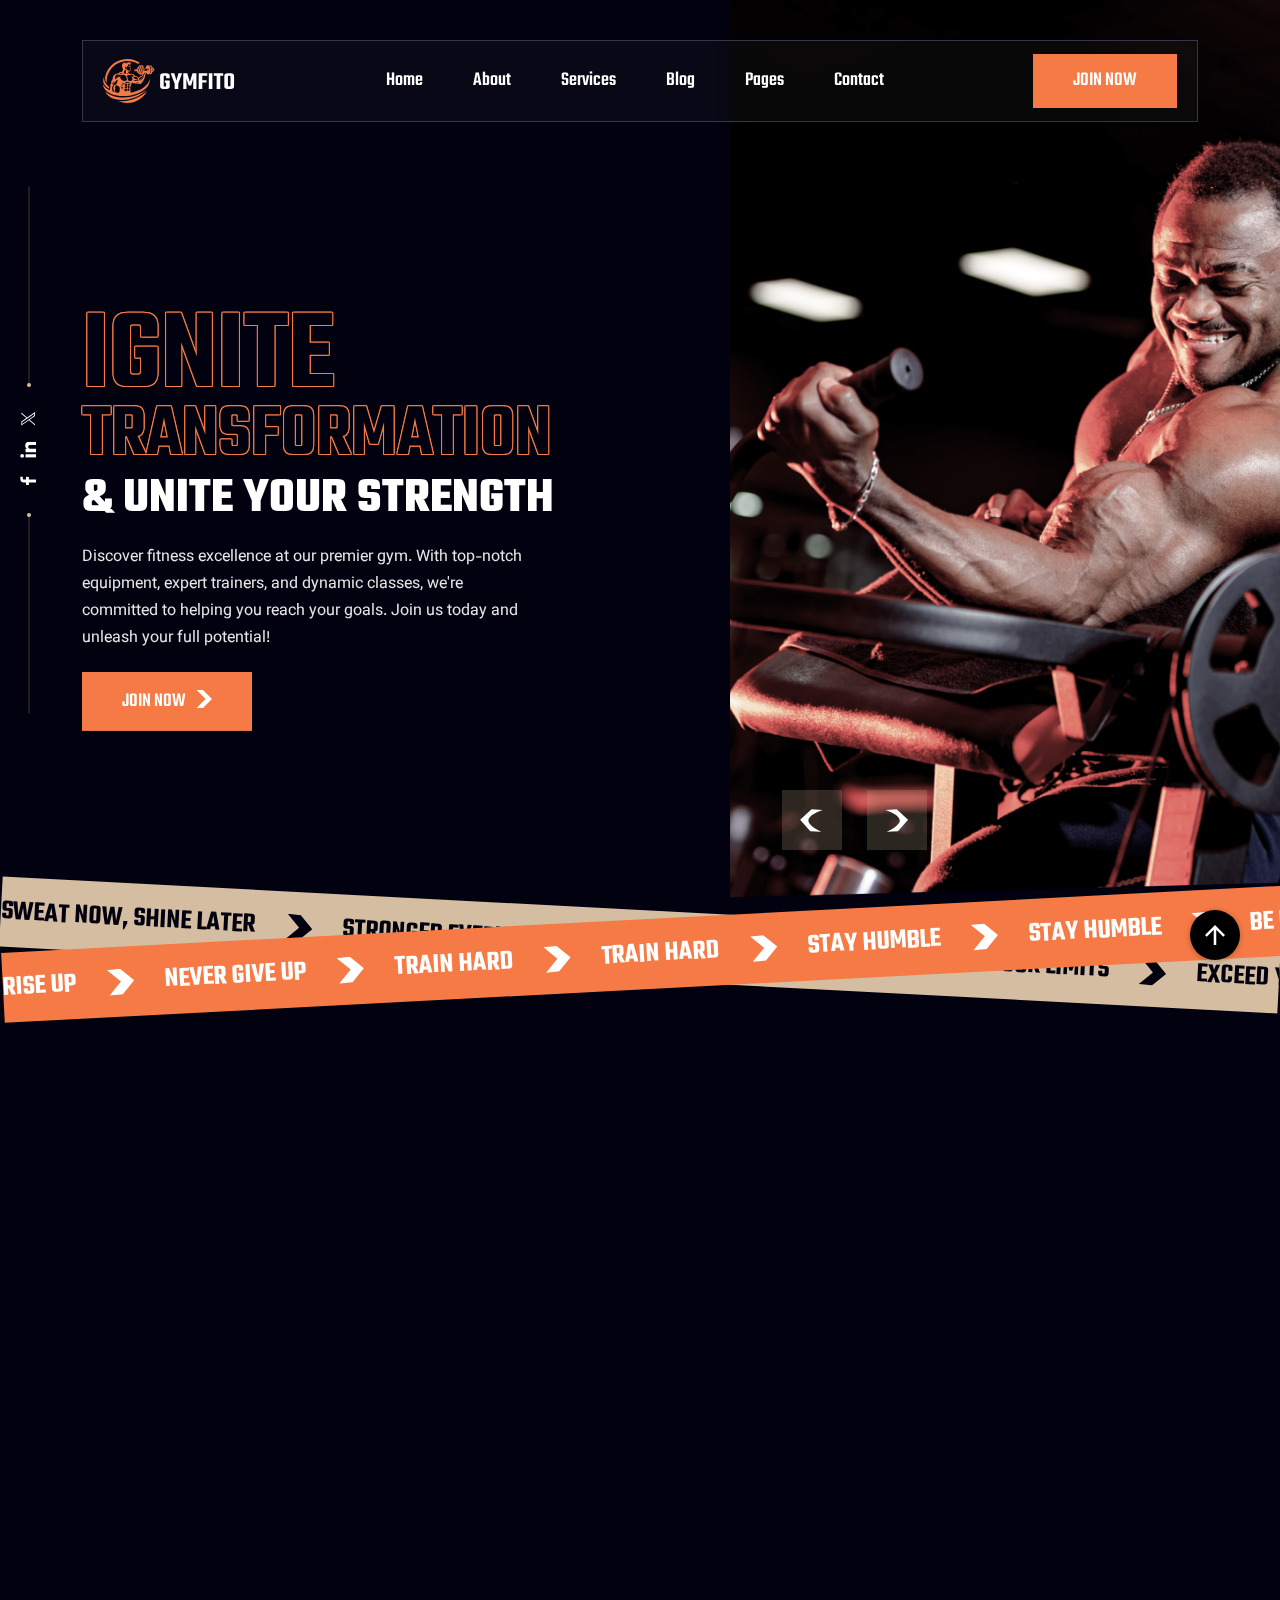
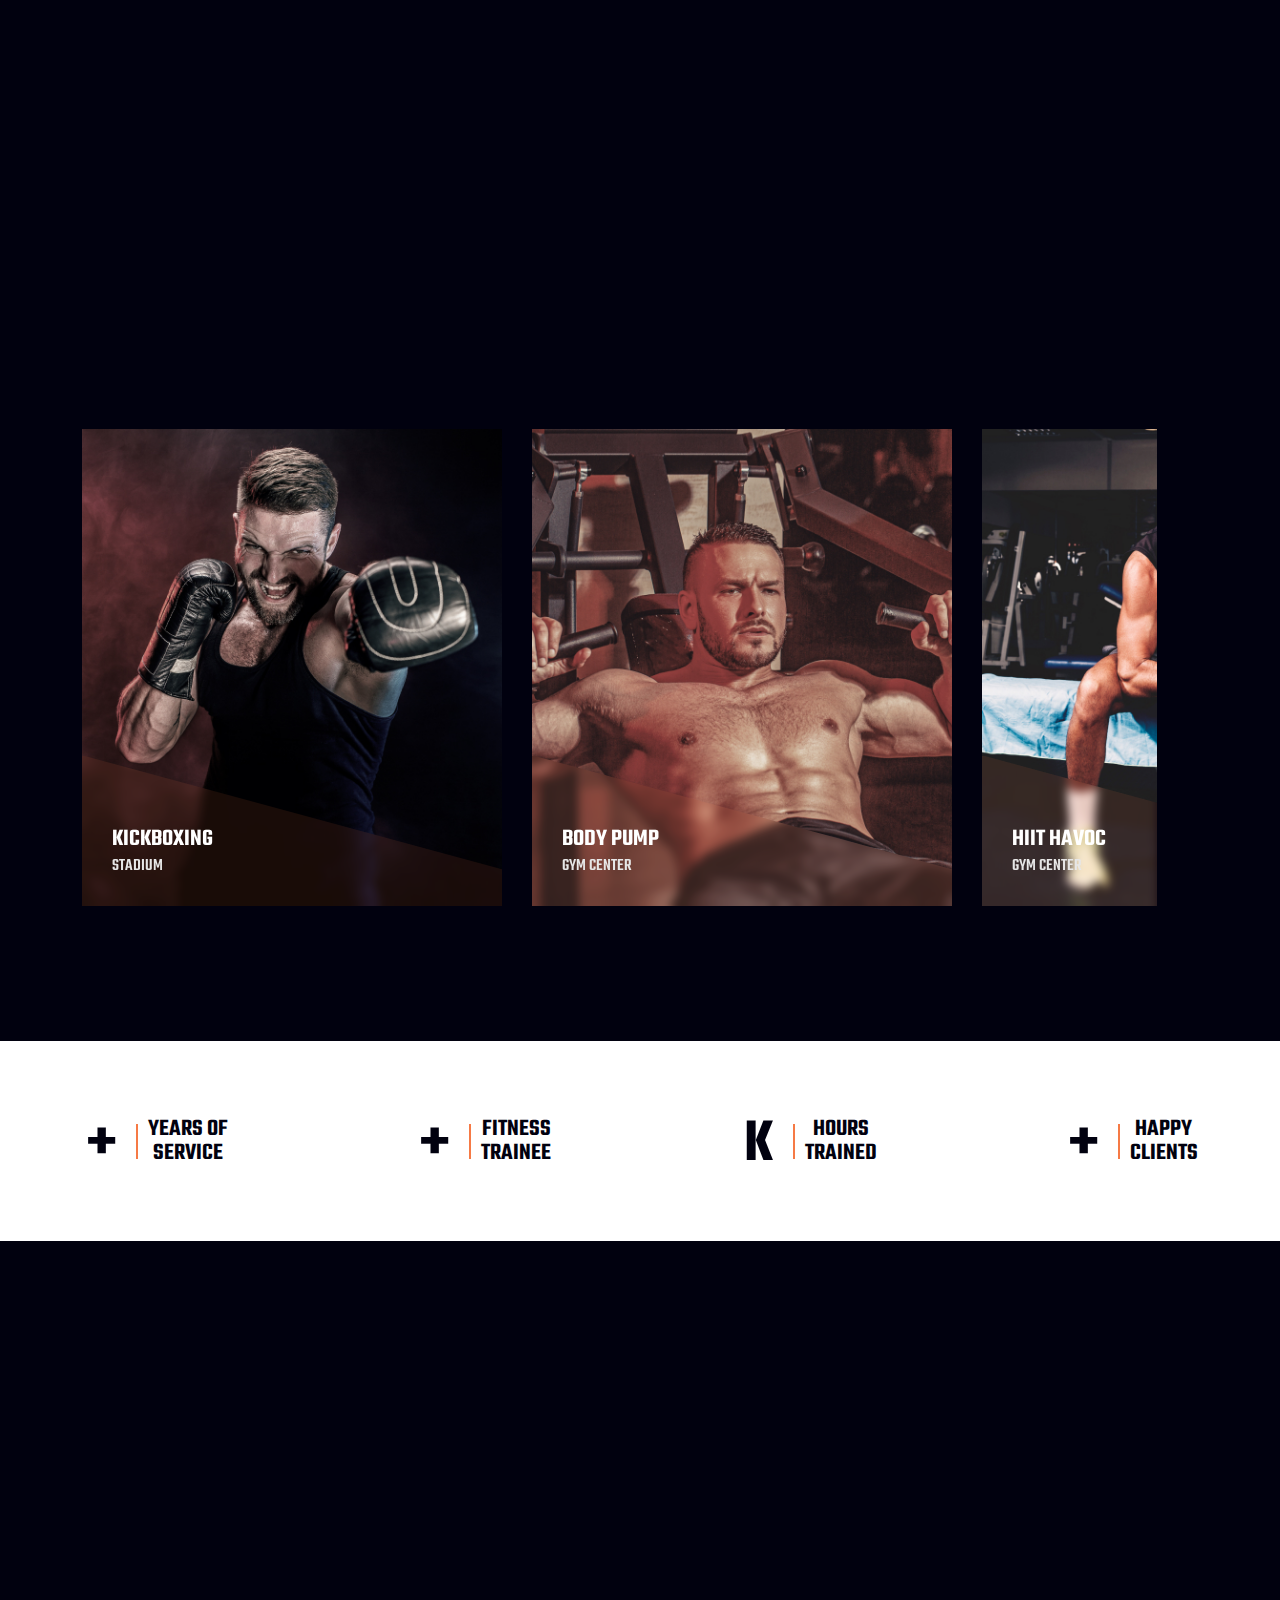
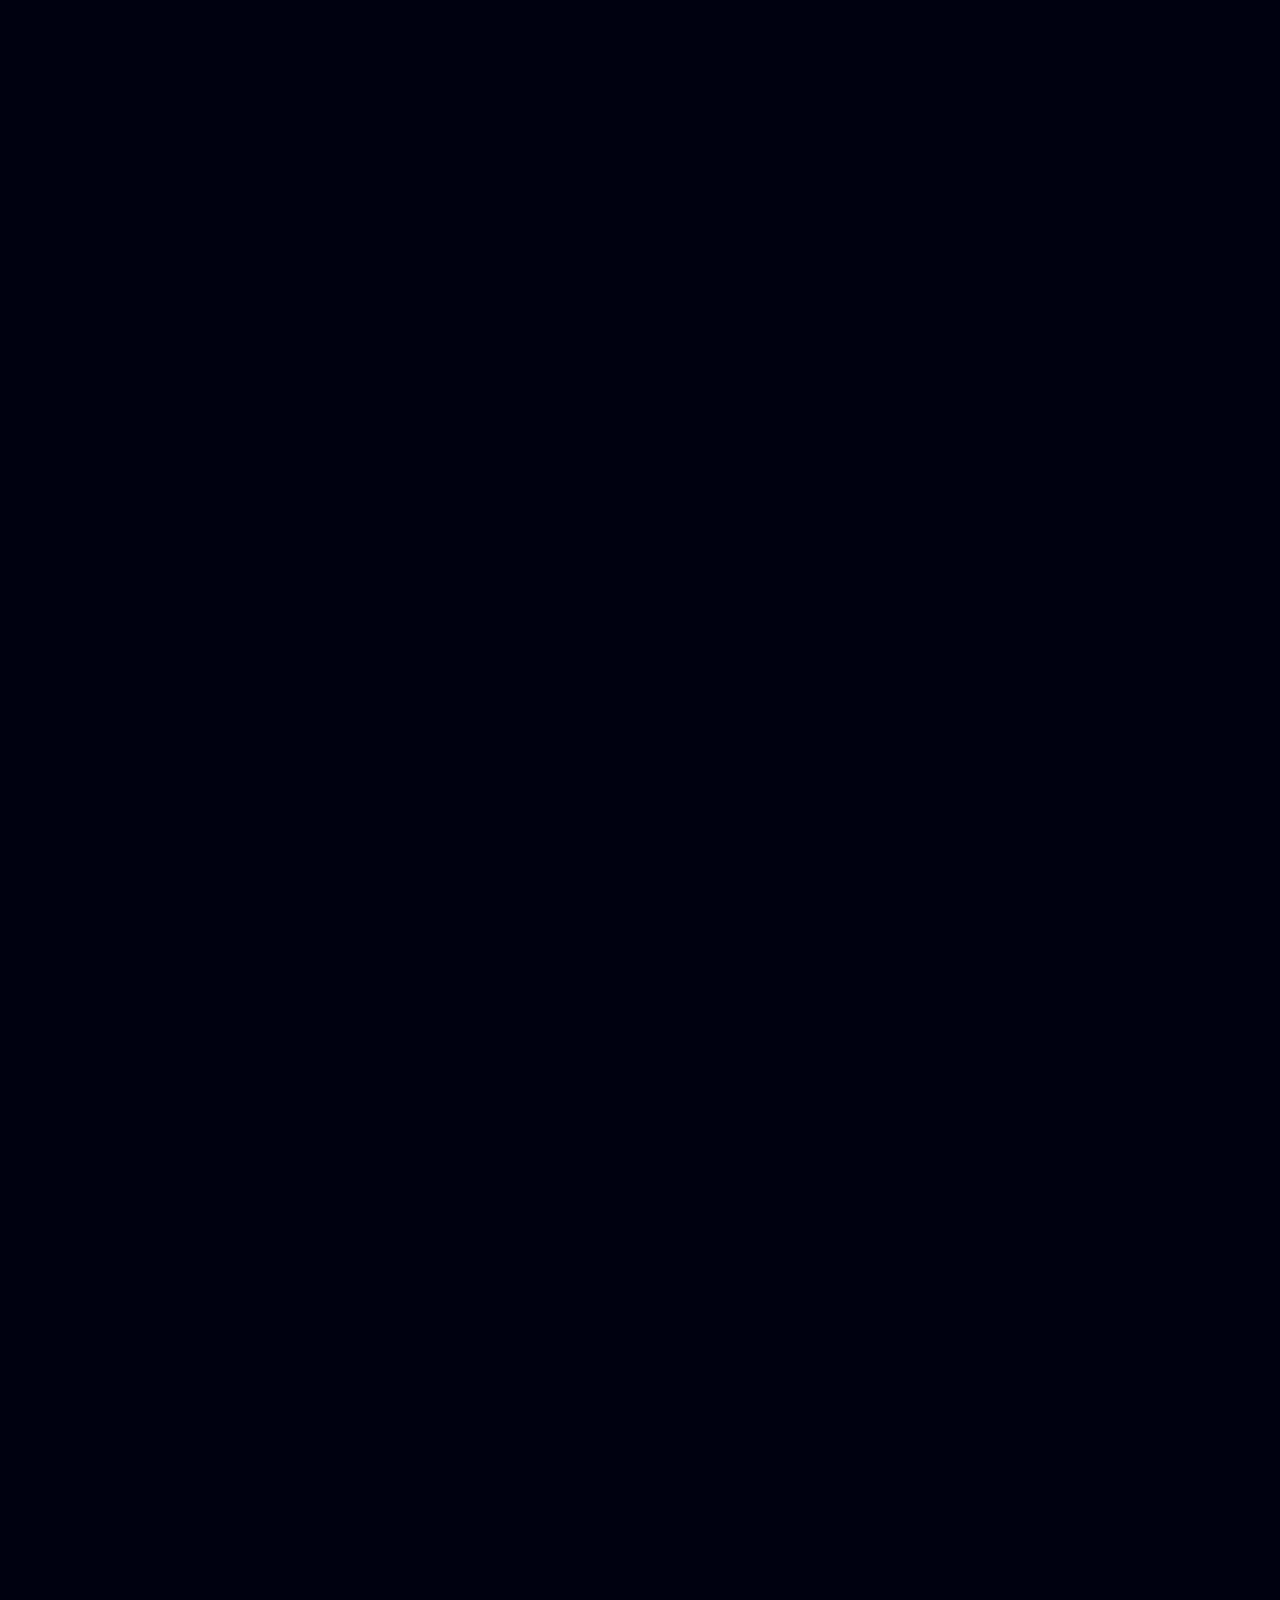
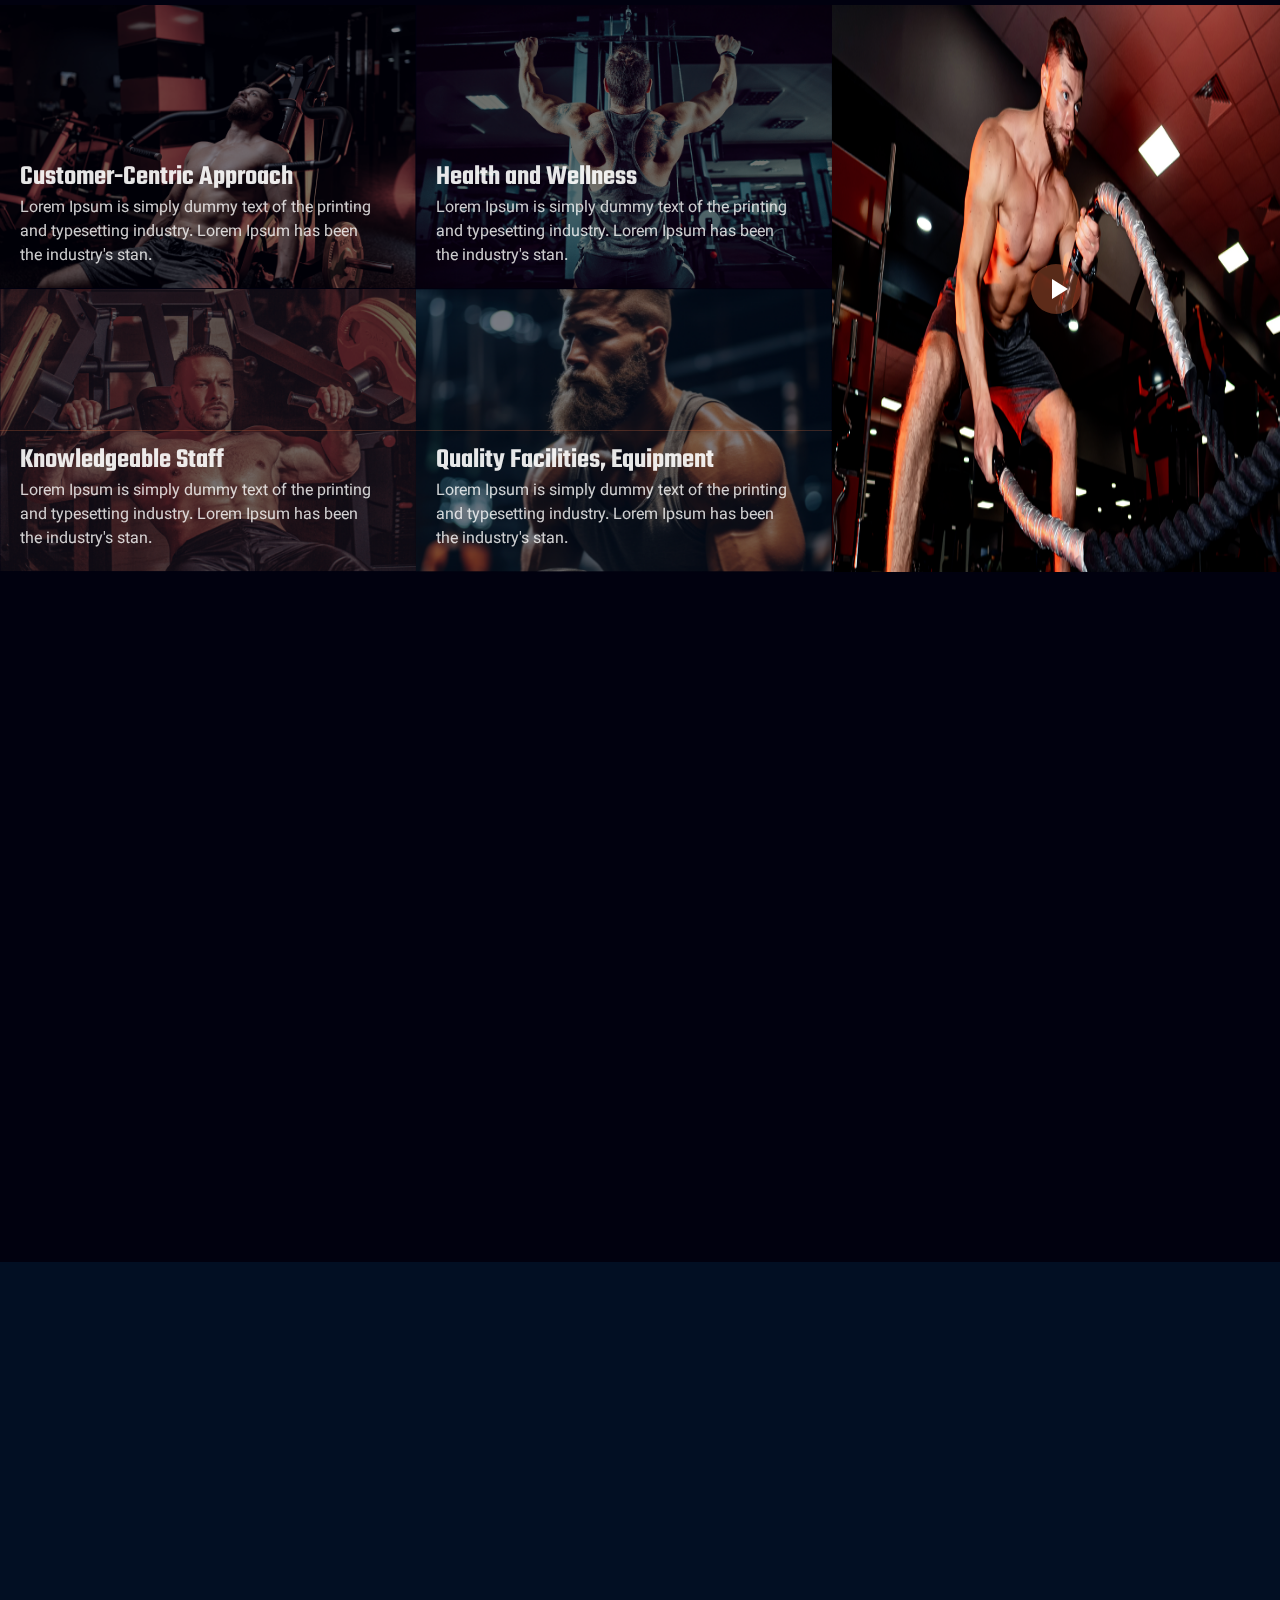
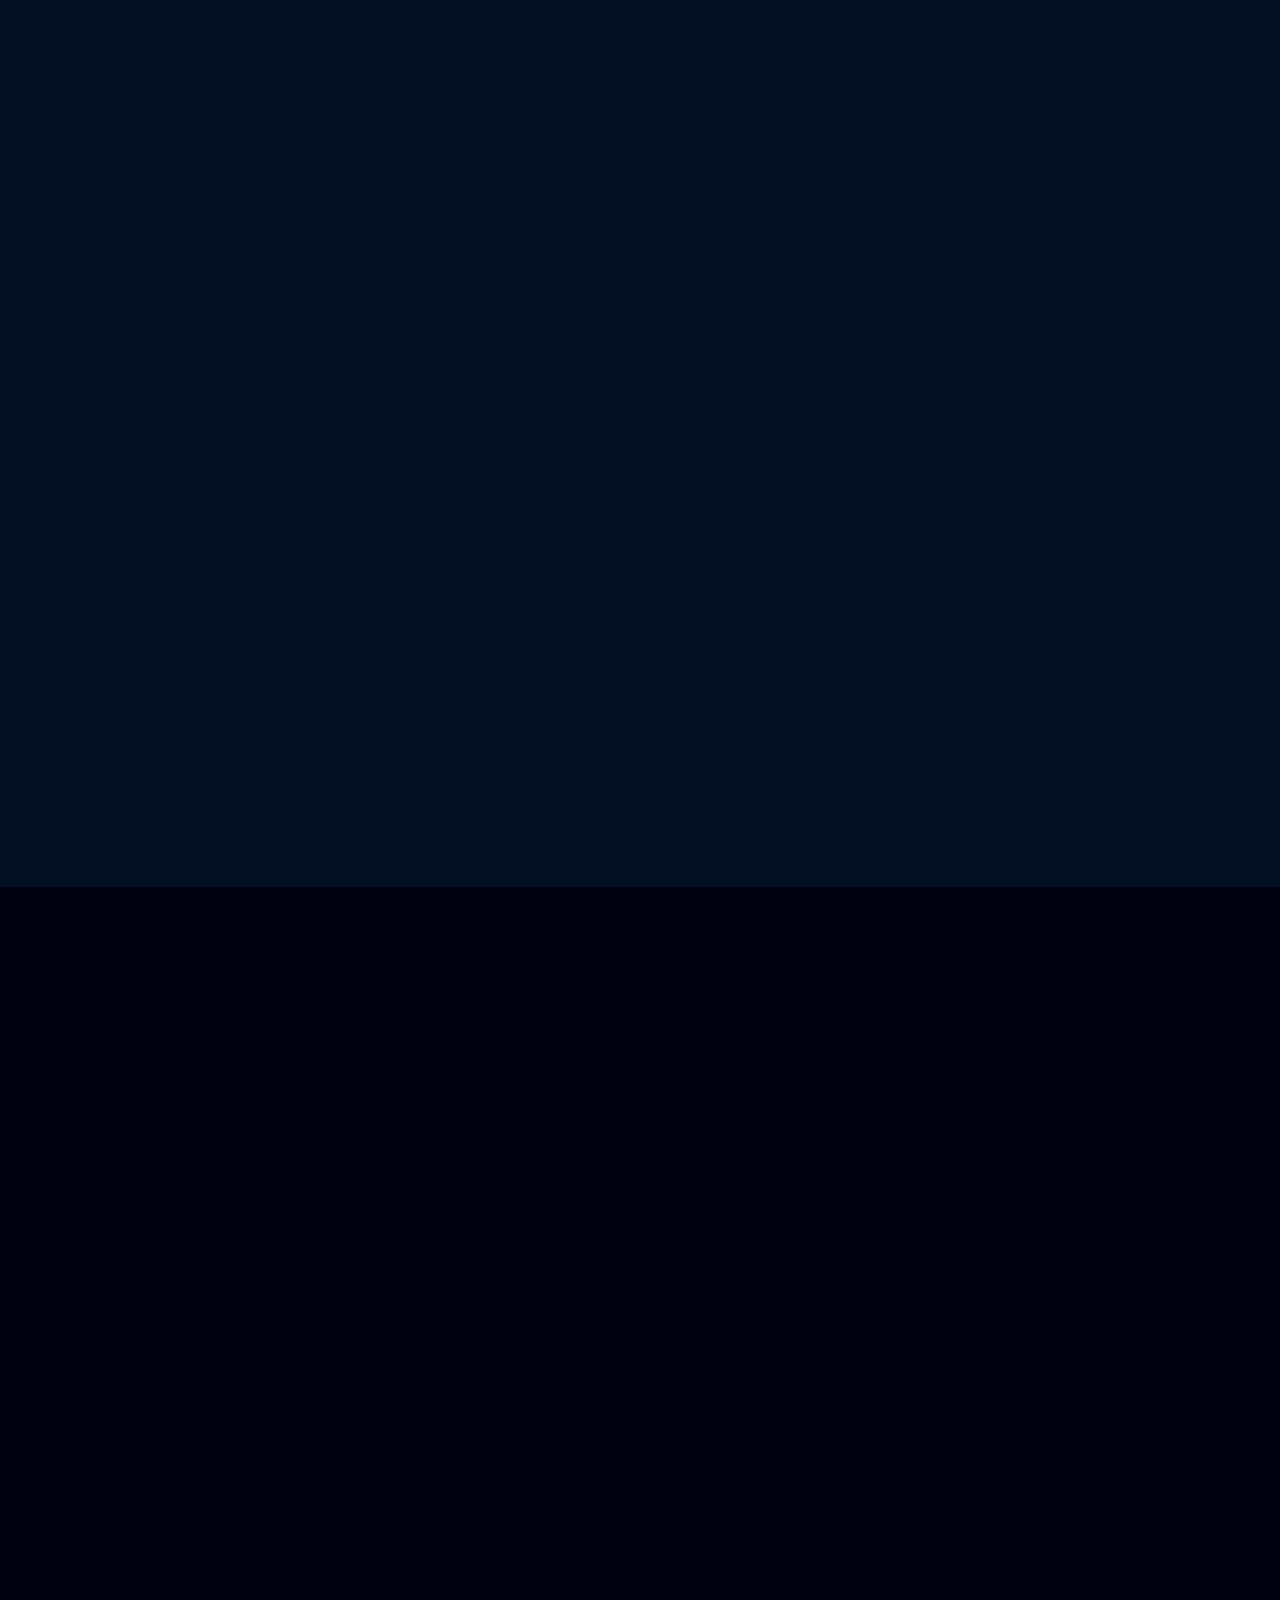
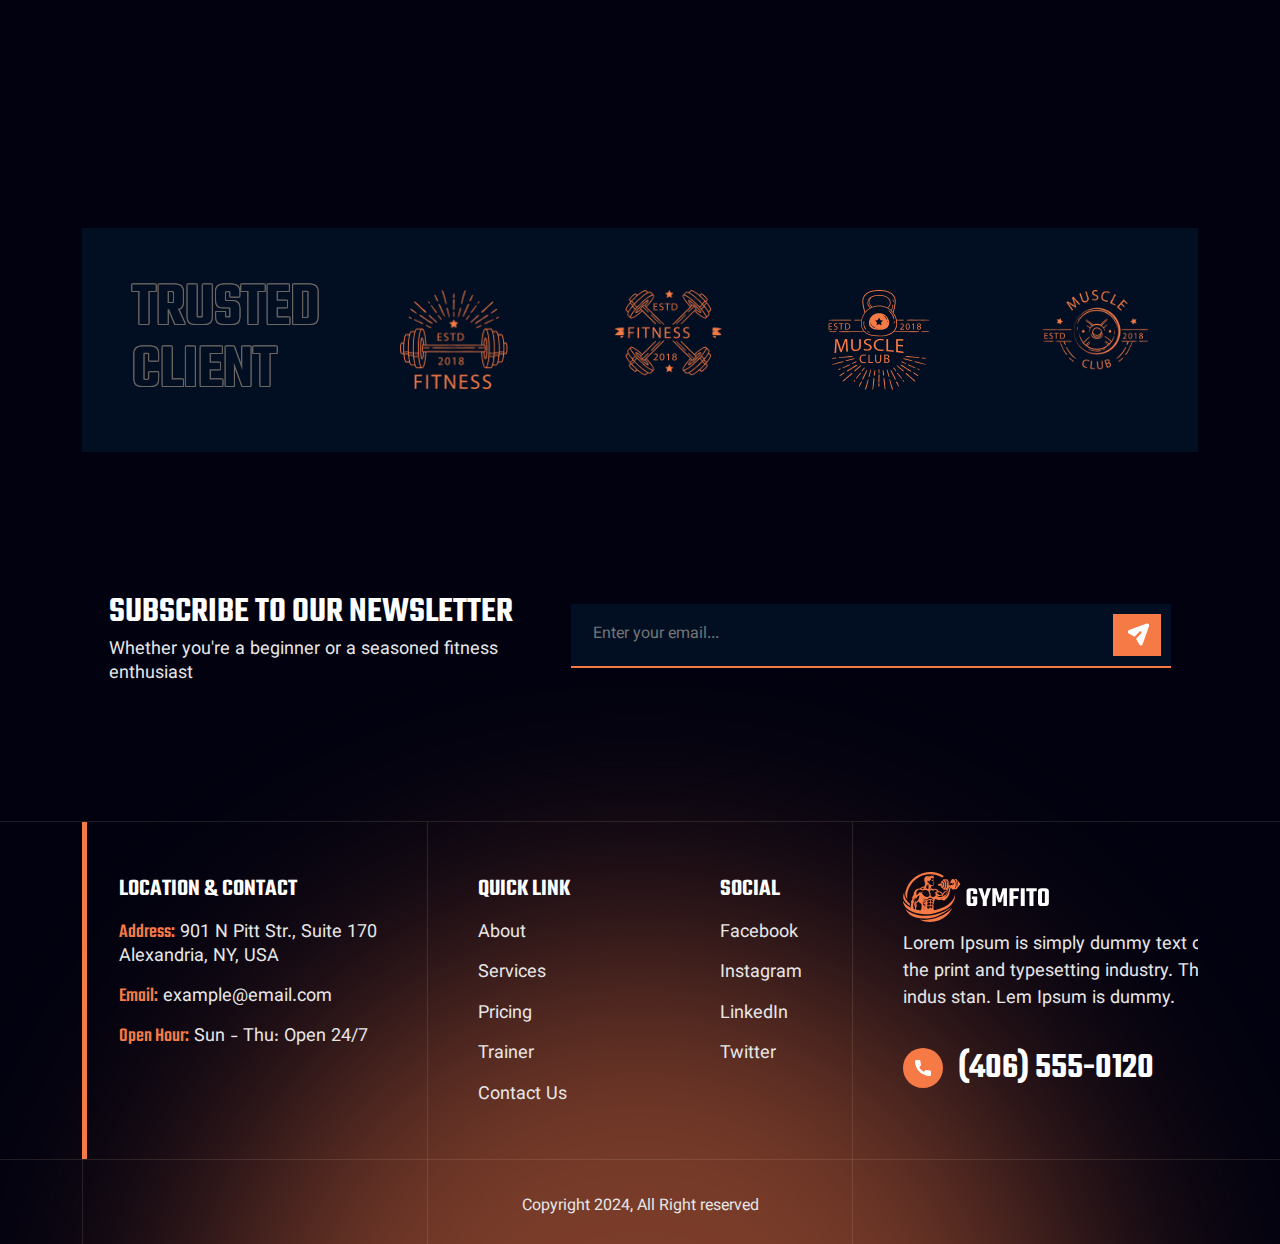
<file: index.html>
<!DOCTYPE html>
<html class="no-js" lang="en">

<head>
    <!-- Meta Tags -->
    <meta charset="utf-8" />
    <meta http-equiv="x-ua-compatible" content="ie=edge" />
    <meta name="viewport" content="width=device-width, initial-scale=1" />
    <meta name="author" content="Thememarch" />
    <!-- Favicon Icon -->
    <link rel="icon" href="assets/img/favicon.svg" />
    <!-- Site Title -->
    <title>Gymfito - Fitness & Gym</title>
    <link rel="stylesheet" href="assets/css/plugins/bootstrap.min.css" />
    <link rel="stylesheet" href="assets/css/plugins/aos.css" />
    <link rel="stylesheet" href="assets/css/plugins/lightgallery.min.css" />
    <link rel="stylesheet" href="assets/css/plugins/swiper.min.css" />
    <link rel="stylesheet" href="assets/css/style.css" />
</head>

<body>


    <!-- Start Header Section -->
    <header class="ak-site_header ak-style1 ak-sticky_header">
        <div class="ak-main_header">
            <div class="container">
                <div class="ak-main_header_in">
                    <div class="ak-main-header-left">
                        <a class="ak-site_branding" href="index.html">
                            <img src="assets/img/logo.svg" alt="...">
                        </a>
                    </div>
                    <div class="ak-main-header-center">
                        <div class="ak-nav ak-medium">
                            <ul class="ak-nav_list">
                                <li>
                                    <a href="index.html">Home</a>
                                </li>
                                <li>
                                    <a href="about.html">About</a>
                                </li>
                                <li class="menu-item-has-children">
                                    <a href="services.html">Services</a>
                                    <ul>
                                        <li>
                                            <a href="services.html">Services</a>
                                        </li>
                                        <li>
                                            <a href="services-details.html">Services Details</a>
                                        </li>
                                    </ul>
                                </li>
                                <li class="menu-item-has-children">
                                    <a href="blog.html">Blog</a>
                                    <ul>
                                        <li>
                                            <a href="blog.html">Blog</a>
                                        </li>
                                        <li>
                                            <a href="blog-details.html">Blog Details</a>
                                        </li>
                                    </ul>
                                </li>
                                <li class="menu-item-has-children">
                                    <a href="#" class="nav-pages-item">Pages</a>
                                    <ul>
                                        <li>
                                            <a href="classes.html">Classes</a>
                                        </li>
                                        <li>
                                            <a href="classes-details.html">Classes Details</a>
                                        </li>
                                        <li>
                                            <a href="trainer.html">Trainer </a>
                                        </li>
                                        <li>
                                            <a href="trainer-details.html">Trainer Details</a>
                                        </li>
                                        <li>
                                            <a href="bim-calculator.html">Bmi Calculator</a>
                                        </li>
                                        <li>
                                            <a href="schedule.html">Schedule</a>
                                        </li>
                                        <li>
                                            <a href="pricing.html">Pricing</a>
                                        </li>
                                        <li>
                                            <a href="gallery.html">Gallery</a>
                                        </li>
                                    </ul>
                                </li>
                                <li>
                                    <a href="contact-us.html">Contact</a>
                                </li>
                            </ul>
                        </div>
                    </div>
                    <div class="ak-main-header-right">
                        <a href="classes.html" class="button-primary">
                            JOIN NOW
                        </a>
                    </div>
                </div>
            </div>
        </div>
    </header>
    <!-- End Header Section -->


    <!-- Start Hero -->
    <section class="ak-hero ak-style1">
        <div class="container">
            <div class="hero-content">
                <div>
                    <div class="hero-stroke-text">
                        <h2 class="stroke-text hero-stroke-text-one" data-aos="fade-up" data-aos-delay="0">
                            Ignite
                        </h2>
                        <h2 class="stroke-text hero-stroke-text-two" data-aos="fade-up" data-aos-delay="300">
                            Transformation
                        </h2>
                        <h2 class="hero-title-three" data-aos="fade-up" data-aos-delay="600">
                            & Unite Your Strength
                        </h2>
                    </div>
                    <p class="hero-desp" data-aos="fade-up" data-aos-delay="600">Discover fitness excellence at our
                        premier gym. With top-notch equipment,
                        expert trainers, and
                        dynamic classes, we're committed to helping you reach your goals. Join us today and unleash your
                        full potential!
                    </p>
                    <div data-aos="fade-up" data-aos-delay="600">
                        <a href="classes.html" class="button-primary">
                            JOIN NOW
                            <span class="icon"><svg xmlns="http://www.w3.org/2000/svg" width="16" height="20"
                                    viewBox="0 0 16 20" fill="none">
                                    <g clip-path="url(#clip0_1735_935)">
                                        <path fill-rule="evenodd" clip-rule="evenodd"
                                            d="M0.585999 18.938L9.586 9.93799L0.585999 0.937988H6.99073L15.9907 9.93799L6.99073 18.938H0.585999Z"
                                            fill="white" />
                                    </g>
                                    <defs>
                                        <clipPath id="clip0_1735_935">
                                            <rect width="16" height="19" fill="white" transform="translate(0 0.5)" />
                                        </clipPath>
                                    </defs>
                                </svg>
                            </span>
                        </a>
                    </div>
                </div>
            </div>
        </div>
        <div class="slider hero-1 slider_hero_1">
            <div class="swiper-wrapper">
                <div class="swiper-slide">
                    <img src="assets/img/hero_slider_bg_1.png" class="ak-hero-bg ak-bg object-cover" alt="...">
                </div>
                <div class="swiper-slide">
                    <img src="assets/img/hero_slider_bg_2.png" class="ak-hero-bg ak-bg object-cover" alt="...">
                </div>
                <div class="swiper-slide">
                    <img src="assets/img/hero_slider_bg_3.png" class="ak-hero-bg ak-bg object-cover" alt="...">
                </div>
            </div>
            <div class="hero_slider_controller_1  container">
                <div class="button-arrow-white hero-swiper-button-prev-1">
                    <svg width="23" height="23" viewBox="0 0 23 23" fill="none" xmlns="http://www.w3.org/2000/svg">
                        <path
                            d="M11.5637 0.358104L0.122263 10.7495L10.3204 22.275L21.5202 22.8138C21.5202 22.8138 8.11146 17.3445 8.42872 11.291C8.74597 5.23741 22.6691 0.891968 22.6691 0.891968L11.5637 0.358104Z"
                            fill="white" />
                    </svg>
                </div>
                <div class="button-arrow-white hero-swiper-button-next-1">
                    <svg xmlns="http://www.w3.org/2000/svg" width="24" height="23" viewBox="0 0 24 23" fill="none">
                        <path
                            d="M11.6529 0.358104L23.0943 10.7495L12.8962 22.275L1.69636 22.8138C1.69636 22.8138 15.1051 17.3445 14.7878 11.291C14.4706 5.23741 0.547485 0.891968 0.547485 0.891968L11.6529 0.358104Z"
                            fill="white" />
                    </svg>
                </div>
            </div>
        </div>

        <div class="hero-social-icon">
            <span class="dot-line"></span>
            <div class="social-icon">
                <a href="https://www.facebook.com/">
                    <svg width="16" height="17" viewBox="0 0 16 17" fill="none" xmlns="http://www.w3.org/2000/svg">
                        <g clip-path="url(#clip0_365_2385)">
                            <path
                                d="M9.2381 16.9756L9.2381 9.67777L11.6867 9.67777L12.0541 6.83284H9.2381V5.01676C9.2381 4.19335 9.46582 3.6322 10.6479 3.6322L12.1532 3.63158V1.08697C11.8929 1.05314 10.9993 0.975586 9.95931 0.975586C7.78764 0.975586 6.30087 2.30116 6.30087 4.735L6.30087 6.83284H3.84485L3.84485 9.67777H6.30087L6.30087 16.9756H9.2381Z"
                                fill="white" />
                        </g>
                        <defs>
                            <clipPath id="clip0_365_2385">
                                <rect width="16" height="16" fill="white"
                                    transform="translate(-0.000976562 0.975586)" />
                            </clipPath>
                        </defs>
                    </svg>

                </a>
                <a href="https://www.linkedin.com/">
                    <svg width="16" height="17" viewBox="0 0 16 17" fill="none" xmlns="http://www.w3.org/2000/svg">
                        <g clip-path="url(#clip0_365_2387)">
                            <path
                                d="M15.995 16.9761L15.999 16.9754L15.999 11.1074C15.999 8.23672 15.381 6.02539 12.025 6.02539C10.4117 6.02539 9.32899 6.91072 8.88699 7.75006H8.84033V6.29339L5.65833 6.29339L5.65833 16.9754H8.97166L8.97166 11.6861C8.97166 10.2934 9.23566 8.94672 10.9603 8.94672C12.6597 8.94672 12.685 10.5361 12.685 11.7754L12.685 16.9761H15.995Z"
                                fill="white" />
                            <path d="M0.263062 6.29395L3.5804 6.29395L3.5804 16.9759H0.263062L0.263062 6.29395Z"
                                fill="white" />
                            <path
                                d="M1.92036 0.975586C0.85969 0.975586 -0.000976563 1.83625 -0.000976563 2.89692C-0.000976563 3.95759 0.85969 4.83625 1.92036 4.83625C2.98102 4.83625 3.84169 3.95759 3.84169 2.89692C3.84102 1.83625 2.98036 0.975586 1.92036 0.975586Z"
                                fill="white" />
                        </g>
                        <defs>
                            <clipPath id="clip0_365_2387">
                                <rect width="16" height="16" fill="white"
                                    transform="translate(-0.000976562 0.975586)" />
                            </clipPath>
                        </defs>
                    </svg>
                </a>
                <a href="https://x.com/">
                    <svg width="16" height="17" viewBox="0 0 16 17" fill="none" xmlns="http://www.w3.org/2000/svg">
                        <path
                            d="M9.2757 7.92516L14.2721 2.11719H13.0882L8.74973 7.16017L5.28465 2.11719H1.28809L6.52797 9.74307L1.28809 15.8336H2.47215L7.05364 10.5081L10.713 15.8336H14.7096L9.27541 7.92516H9.2757ZM7.65396 9.81025L7.12305 9.05089L2.89879 3.00853H4.71745L8.12647 7.88491L8.65738 8.64427L13.0887 14.9828H11.2701L7.65396 9.81054V9.81025Z"
                            fill="white" />
                    </svg>

                </a>
            </div>
            <span class="dot-line-two"></span>
        </div>

    </section>

    <div class="sliding-text">
        <div class="moving-section-wrap ak-normal text-uppercase">
            <div class="moving-section-in">
                <div class="moving-section">
                    <h4 class="moving-text">
                        <span> Rise up </span>
                        <span><img src="assets/img/next.svg" alt="next-arrow"></span>
                        <span> never give up</span>
                        <span><img src="assets/img/next.svg" alt="next-arrow"></span>
                        <span>Train hard</span>
                        <span><img src="assets/img/next.svg" alt="next-arrow"></span>
                        <span>Train hard </span>
                        <span><img src="assets/img/next.svg" alt="next-arrow"></span>
                        <span>stay humble</span>
                        <span><img src="assets/img/next.svg" alt="next-arrow"></span>
                        <span>stay humble</span>
                        <span><img src="assets/img/next.svg" alt="next-arrow"></span>
                        <span>be proud</span>
                        <span><img src="assets/img/next.svg" alt="next-arrow"></span>
                        <span>Believe in yourself</span>

                    </h4>
                </div>
                <div class="moving-section">
                    <h4 class="moving-text"><span> Rise up </span>
                        <span><img src="assets/img/next.svg" alt="next-arrow"></span>
                        <span> never give up</span>
                        <span><img src="assets/img/next.svg" alt="next-arrow"></span>
                        <span>Train hard</span>
                        <span><img src="assets/img/next.svg" alt="next-arrow"></span>
                        <span>Train hard </span>
                        <span><img src="assets/img/next.svg" alt="next-arrow"></span>
                        <span>stay humble</span>
                        <span><img src="assets/img/next.svg" alt="next-arrow"></span>
                        <span>stay humble</span>
                        <span><img src="assets/img/next.svg" alt="next-arrow"></span>
                        <span>be proud</span>
                        <span><img src="assets/img/next.svg" alt="next-arrow"></span>
                        <span>Believe in yourself</span>
                    </h4>
                </div>
                <div class="moving-section">
                    <h4 class="moving-text"><span> Rise up </span>
                        <span><img src="assets/img/next.svg" alt="next-arrow"></span>
                        <span> never give up</span>
                        <span><img src="assets/img/next.svg" alt="next-arrow"></span>
                        <span>Train hard</span>
                        <span><img src="assets/img/next.svg" alt="next-arrow"></span>
                        <span>Train hard </span>
                        <span><img src="assets/img/next.svg" alt="next-arrow"></span>
                        <span>stay humble</span>
                        <span><img src="assets/img/next.svg" alt="next-arrow"></span>
                        <span>stay humble</span>
                        <span><img src="assets/img/next.svg" alt="next-arrow"></span>
                        <span>be proud</span>
                        <span><img src="assets/img/next.svg" alt="next-arrow"></span>
                        <span>Believe in yourself</span>
                    </h4>
                </div>
            </div>
        </div>
        <div class="moving-section-wrap-two ak-normal text-uppercase">
            <div class="moving-section-in">
                <div class="moving-section">
                    <h4 class="moving-text">
                        <span>Sweat now, shine later</span>
                        <span><img src="assets/img/next-black.svg" alt="next-arrow"></span>
                        <span>Stronger every rep</span>
                        <span><img src="assets/img/next-black.svg" alt="next-arrow"></span>
                        <span> prouder every step</span>
                        <span><img src="assets/img/next-black.svg" alt="next-arrow"></span>
                        <span>Push your limits</span>
                        <span><img src="assets/img/next-black.svg" alt="next-arrow"></span>
                        <span>exceed your expectations</span>
                    </h4>
                </div>
                <div class="moving-section">
                    <h4 class="moving-text">
                        <span>Sweat now, shine later</span>
                        <span><img src="assets/img/next-black.svg" alt="next-arrow"></span>
                        <span>Stronger every rep</span>
                        <span><img src="assets/img/next-black.svg" alt="next-arrow"></span>
                        <span> prouder every step</span>
                        <span><img src="assets/img/next-black.svg" alt="next-arrow"></span>
                        <span>Push your limits</span>
                        <span><img src="assets/img/next-black.svg" alt="next-arrow"></span>
                        <span>exceed your expectations</span>
                    </h4>
                </div>
                <div class="moving-section">
                    <h4 class="moving-text">
                        <span>Sweat now, shine later</span>
                        <span><img src="assets/img/next-black.svg" alt="next-arrow"></span>
                        <span>Stronger every rep</span>
                        <span><img src="assets/img/next-black.svg" alt="next-arrow"></span>
                        <span> prouder every step</span>
                        <span><img src="assets/img/next-black.svg" alt="next-arrow"></span>
                        <span>Push your limits</span>
                        <span><img src="assets/img/next-black.svg" alt="next-arrow"></span>
                        <span>exceed your expectations</span>
                    </h4>
                </div>
            </div>
        </div>
    </div>
    <!-- End Hero -->

    <!-- Start About -->
    <div class="ak-height-135 ak-height-lg-80"></div>
    <section class="container">
        <div class="about-section">
            <div class="img-content" data-aos="fade-right">
                <div class="img-content-one image-hover-animation">
                    <img src="assets/img/about_1.jpg" class="about_1" alt="...">
                </div>
                <div class="img-content-two">
                    <img src="assets/img/circle.png" class="circle" alt="...">
                    <div class="img-content-about_2 image-hover-animation">
                        <img src="assets/img/about_2.jpg" class="about_2" alt="...">
                    </div>
                </div>
            </div>
            <div class="info-content" data-aos="fade-left">
                <div class="section-heading style-1">
                    <div class="section-subtitle">About Us</div>
                    <h2 class="section-title">
                        Here GYM Fitness Meets
                    </h2>
                    <div class="stroke-text" data-text="Excellence!">
                        Excellence!
                    </div>
                    <p class="section-short-desp mt-2">
                        Lorem Ipsum is simply dummy text of the printing and typesetting industry. Lorem Ipsum has been
                        the industry's stan. Lorem Ipsum is simply dummy text of the printing and typesetting industry.
                    </p>
                </div>
                <!-- Start Faq -->
                <div class="ak-height-40 ak-height-lg-40"></div>
                <div class="ak-accordion">
                    <div class="ak-accordion-item">
                        <div class="ak-accordion-title">
                            <h5><span>01.</span>How do I know if my brakes need to be replaced?</h5>
                        </div>
                        <div class="ak-accordion-tab">
                            Lorem Ipsum is simply dummy text of the printing and typesetting industry. Lorem Ipsum has
                            been the industry's stan. Lorem Ipsum is simply dummy text of the printing and typesetting
                            industry.
                        </div>
                    </div>
                    <div class="ak-accordion-item">
                        <div class="ak-accordion-title">
                            <h5><span>02.</span>How do I know which gym class is right for me?</h5>
                        </div>
                        <div class="ak-accordion-tab">
                            Lorem Ipsum is simply dummy text of the printing and typesetting industry. Lorem Ipsum has
                            been the industry's stan. Lorem Ipsum is simply dummy text of the printing and typesetting
                            industry.
                        </div>
                    </div>
                    <div class="ak-accordion-item">
                        <div class="ak-accordion-title">
                            <h5><span>03.</span>Do I need to bring any equipment to a gym class?</h5>
                        </div>
                        <div class="ak-accordion-tab">
                            Lorem Ipsum is simply dummy text of the printing and typesetting industry. Lorem Ipsum has
                            been the industry's stan. Lorem Ipsum is simply dummy text of the printing and typesetting
                            industry.
                        </div>
                    </div>
                    <div class="ak-accordion-item">
                        <div class="ak-accordion-title">
                            <h5><span>04.</span>Can I join a gym any type of class if I'm a beginner?</h5>
                        </div>
                        <div class="ak-accordion-tab">
                            Lorem Ipsum is simply dummy text of the printing and typesetting industry. Lorem Ipsum has
                            been the industry's stan. Lorem Ipsum is simply dummy text of the printing and typesetting
                            industry.
                        </div>
                    </div>
                </div>
            </div>
            <!-- End Faq -->
        </div>
    </section>
    <!-- End About -->


    <!-- Start Upcoming Classes -->
    <div class="ak-height-135 ak-height-lg-80"></div>
    <section>
        <div class="container">
            <div class="d-flex justify-content-between flex-column flex-lg-row gap-2">
                <div class="section-heading style-1" data-aos="zoom-out">
                    <h2 class="section-title">
                        Our Upcoming Classes
                    </h2>
                </div>
                <div class="d-flex gap-3" data-aos-delay="150" data-aos="zoom-out">
                    <div class="button-arrow-white slider_2-prev">
                        <svg width="23" height="23" viewBox="0 0 23 23" fill="none" xmlns="http://www.w3.org/2000/svg">
                            <path
                                d="M11.5637 0.358104L0.122263 10.7495L10.3204 22.275L21.5202 22.8138C21.5202 22.8138 8.11146 17.3445 8.42872 11.291C8.74597 5.23741 22.6691 0.891968 22.6691 0.891968L11.5637 0.358104Z"
                                fill="white" />
                        </svg>
                    </div>
                    <div class="button-arrow-white slider_2-next">
                        <svg xmlns="http://www.w3.org/2000/svg" width="24" height="23" viewBox="0 0 24 23" fill="none">
                            <path
                                d="M11.6529 0.358104L23.0943 10.7495L12.8962 22.275L1.69636 22.8138C1.69636 22.8138 15.1051 17.3445 14.7878 11.291C14.4706 5.23741 0.547485 0.891968 0.547485 0.891968L11.6529 0.358104Z"
                                fill="white" />
                        </svg>
                    </div>
                </div>
            </div>
            <div class="ak-height-60 ak-height-lg-40"></div>
            <div class="slider slider_2">
                <div class="swiper-wrapper">
                    <div class="swiper-slide">
                        <a href="classes-details.html" class="classes-card">
                            <img src="assets/img/classes_1.jpg" class="card-img" alt="...">
                            <div class="classes-img-overlay">
                                <h5 class="classes-title">Kickboxing</h5>
                                <p class="classes-text"><small>STADIUM</small></p>
                            </div>
                        </a>
                    </div>
                    <div class="swiper-slide">
                        <a href="classes-details.html" class="classes-card">
                            <img src="assets/img/classes_2.jpg" class="card-img" alt="...">
                            <div class="classes-img-overlay">
                                <h5 class="classes-title">BODY PUMP</h5>
                                <p class="classes-text"><small>GYM CENTER</small></p>
                            </div>
                        </a>
                    </div>
                    <div class="swiper-slide">
                        <a href="classes-details.html" class=" classes-card">
                            <img src="assets/img/classes_3.jpg" class="card-img" alt="...">
                            <div class="classes-img-overlay">
                                <h5 class="classes-title">HIIT Havoc</h5>
                                <p class="classes-text"><small>GYM CENTER</small></p>
                            </div>
                        </a>
                    </div>
                    <div class="swiper-slide">
                        <a href="classes-details.html" class=" classes-card">
                            <img src="assets/img/classes_4.jpg" class="card-img" alt="...">
                            <div class="classes-img-overlay">
                                <h5 class="classes-title">Muscle</h5>
                                <p class="classes-text"><small>INDOOR</small></p>
                            </div>
                        </a>
                    </div>
                </div>
            </div>
        </div>
    </section>
    <!-- End Upcoming Classes -->


    <!-- Start Fun Fact Counter -->
    <div class="ak-height-135 ak-height-lg-80"></div>
    <div class="funfact-counter">
        <div class="container">
            <div class="auto-counter-section" id="counter">

                <div class="funfact style1">
                    <div class="funfact-number">
                        <span id="count1" class="counter" data-number="17"></span>
                        <span>+</span>
                    </div>
                    <div class="primary-color-border"></div>
                    <div class="funfact-text">
                        <p>YEARS OF <br> SERVICE</p>
                    </div>
                </div>
                <div class="funfact style1">
                    <div class="funfact-number">
                        <span id="count2" class="counter" data-number="29"></span>
                        <span>+</span>
                    </div>
                    <div class="primary-color-border"></div>
                    <div class="funfact-text">
                        <p>FITNESS <br> TRAINEE</p>
                    </div>
                </div>
                <div class="funfact style1">
                    <div class="funfact-number">
                        <span id="count3" class="counter" data-number="5"></span>
                        <span>K</span>
                    </div>
                    <div class="primary-color-border"></div>
                    <div class="funfact-text">
                        <p>Hours <br> Trained</p>
                    </div>
                </div>
                <div class="funfact style1">
                    <div class="funfact-number">
                        <span id="count4" class="counter" data-number="109"></span>
                        <span>+</span>
                    </div>
                    <div class="primary-color-border"></div>
                    <div class="funfact-text">
                        <p>Happy <br> Clients</p>
                    </div>
                </div>
            </div>
        </div>
    </div>
    <!-- End Fun Fact Counter -->


    <!-- Start Team -->
    <div class="ak-height-135 ak-height-lg-80"></div>
    <section class="container">
        <div class="section-heading style-1 type-1" data-aos="zoom-out">
            <div class="section-subtitle">Trainer</div>
            <h2 class="section-title">
                Our Trainer
            </h2>
        </div>
        <div class="ak-height-50 ak-height-lg-40"></div>
        <div class="team-content" data-aos="fade-up">
            <div class="team-card">
                <a href="trainer-details.html">
                    <div class="team-header-info">
                        <img src="assets/img/team_1.jpg" class="card-img-top" alt="...">
                    </div>
                    <div class="team-body-info">
                        <div>
                            <h4 class="team-title">John Wick C.</h4>
                            <p class="team-subtitle">Co-Founder</p>
                        </div>
                        <div>
                            <span class="button-arrow-black team-btn">
                                <svg width="23" height="24" viewBox="0 0 23 24" fill="none"
                                    xmlns="http://www.w3.org/2000/svg">
                                    <path
                                        d="M11.5448 0.893382L22.9862 11.2848L12.7881 22.8103L1.58827 23.3491C1.58827 23.3491 14.997 17.8798 14.6797 11.8262C14.3625 5.77269 0.439392 1.42725 0.439392 1.42725L11.5448 0.893382Z"
                                        fill="#01010F" />
                                </svg>

                            </span>
                        </div>
                    </div>
                </a>
            </div>
            <div class="team-card">
                <a href="trainer-details.html">
                    <div class="team-header-info">
                        <img src="assets/img/team_2.jpg" class="card-img-top" alt="...">
                    </div>
                    <div class="team-body-info">
                        <div>
                            <h4 class="team-title">Emily Thompson</h4>
                            <p class="team-subtitle">Head Trainer</p>
                        </div>
                        <div>
                            <span class="button-arrow-black team-btn">
                                <svg width="23" height="24" viewBox="0 0 23 24" fill="none"
                                    xmlns="http://www.w3.org/2000/svg">
                                    <path
                                        d="M11.5448 0.893382L22.9862 11.2848L12.7881 22.8103L1.58827 23.3491C1.58827 23.3491 14.997 17.8798 14.6797 11.8262C14.3625 5.77269 0.439392 1.42725 0.439392 1.42725L11.5448 0.893382Z"
                                        fill="#01010F" />
                                </svg>

                            </span>
                        </div>
                    </div>
                </a>
            </div>
            <div class="team-card">
                <a href="trainer-details.html">
                    <div class="team-header-info">
                        <img src="assets/img/team_3.jpg" class="card-img-top" alt="...">
                    </div>
                    <div class="team-body-info">
                        <div>
                            <h4 class="team-title">Alex Ramirez</h4>
                            <p class="team-subtitle">Nutrition Consultant</p>
                        </div>
                        <div>
                            <span class="button-arrow-black team-btn">
                                <svg width="23" height="24" viewBox="0 0 23 24" fill="none"
                                    xmlns="http://www.w3.org/2000/svg">
                                    <path
                                        d="M11.5448 0.893382L22.9862 11.2848L12.7881 22.8103L1.58827 23.3491C1.58827 23.3491 14.997 17.8798 14.6797 11.8262C14.3625 5.77269 0.439392 1.42725 0.439392 1.42725L11.5448 0.893382Z"
                                        fill="#01010F" />
                                </svg>

                            </span>
                        </div>
                    </div>
                </a>
            </div>
        </div>
    </section>
    <!-- End Team -->

    <!-- Start  Schedule-->
    <div class="ak-height-135 ak-height-lg-80"></div>
    <section>
        <div class="container">
            <div class="section-heading style-1 type-1" data-aos="zoom-out">
                <div class="section-subtitle">Class Schedule</div>
                <h2 class="section-title">
                    Working Schedule
                </h2>
            </div>
            <div class="ak-height-50 ak-height-lg-40"></div>
            <div class="schedule-calendar" data-aos="fade-up" data-aos-delay="300" data-aos-offset="200"
                data-aos-duration="500">
                <div class="table-responsive br-routine">
                    <table class="tab-content">
                        <tbody>
                            <tr>
                                <th class="cs-col-title one"></th>
                                <th class="cs-col-title">
                                    <div>Monday</div>
                                </th>
                                <th class="cs-col-title">
                                    <div>Tuesday</div>
                                </th>
                                <th class="cs-col-title">
                                    <div>Wednesday</div>
                                </th>
                                <th class="cs-col-title">
                                    <div>Thursday</div>
                                </th>
                                <th class="cs-col-title">
                                    <div>Friday</div>
                                </th>
                                <th class="cs-col-title">
                                    <div>Saturday</div>
                                </th>
                                <th class="cs-col-title">
                                    <div>Sunday</div>
                                </th>
                            </tr>
                            <tr>
                                <th class="cs-row-title">06.00 - 08.00</th>
                                <td>
                                    <a class="cs-item tab-pane" href="classes-details.html">
                                        <div class="cs-item-title">BOXING</div>
                                        <div class="cs-item-short-title">
                                            <p>Professor Smith</p>
                                        </div>
                                    </a>
                                </td>
                                <td></td>
                                <td>
                                    <a class="cs-item tab-pane" href="classes-details.html">
                                        <div class="cs-item-title">Cardio</div>
                                        <div class="cs-item-short-title">
                                            <p>Robert Cage</p>
                                        </div>
                                    </a>
                                </td>

                                <td>
                                    <a class="cs-item tab-pane" href="classes-details.html">
                                        <div class="cs-item-title">BOXING</div>
                                        <div class="cs-item-short-title">
                                            <p>Robert Cage</p>
                                        </div>
                                    </a>
                                </td>
                                <td></td>

                                <td>
                                    <a class="cs-item tab-pane" href="classes-details.html">
                                        <div class="cs-item-title">CRAZE</div>
                                        <div class="cs-item-short-title">
                                            <p>Robert Cage</p>
                                        </div>
                                    </a>
                                </td>
                                <td></td>
                            </tr>
                            <tr>
                                <th class="cs-row-title">08.00 - 10.00</th>
                                <td></td>
                                <td>
                                    <a class="cs-item tab-pane" href="classes-details.html">
                                        <div class="cs-item-title">BOXING</div>
                                        <div class="cs-item-short-title">
                                            <p>Robert Cage</p>
                                        </div>
                                    </a>
                                </td>
                                <td>
                                    <a class="cs-item tab-pane" href="classes-details.html">
                                        <div class="cs-item-title">BOXING</div>
                                        <div class="cs-item-short-title">
                                            <p>Robert Cage</p>
                                        </div>
                                    </a>
                                </td>
                                <td></td>
                                <td></td>
                                <td>
                                    <a class="cs-item tab-pane" href="classes-details.html">
                                        <div class="cs-item-title">BOOTCAMP</div>
                                        <div class="cs-item-short-title">
                                            <p>Robert Cage</p>
                                        </div>
                                    </a>
                                </td>
                                <td>
                                    <a class="cs-item tab-pane" href="classes-details.html">
                                        <div class="cs-item-title">BOXING</div>
                                        <div class="cs-item-short-title">
                                            <p>Ms. Garcia</p>
                                        </div>
                                    </a>
                                </td>
                            </tr>
                            <tr>
                                <th class="cs-row-title">10.00 - 12.00</th>
                                <td>
                                    <a class="cs-item tab-pane" href="classes-details.html">
                                        <div class="cs-item-title">YOGA</div>
                                        <div class="cs-item-short-title">
                                            <p>Robert Cage</p>
                                        </div>
                                    </a>
                                </td>
                                <td></td>
                                <td>
                                    <a class="cs-item tab-pane" href="classes-details.html">
                                        <div class="cs-item-title">ZUMBA</div>
                                        <div class="cs-item-short-title">
                                            <p>Mrs. Johnson</p>
                                        </div>
                                    </a>
                                </td>
                                <td>
                                    <a class="cs-item tab-pane" href="classes-details.html">
                                        <div class="cs-item-title">BOXING</div>
                                        <div class="cs-item-short-title">
                                            <p>Robert Cage</p>
                                        </div>
                                    </a>
                                </td>
                                <td>
                                    <a class="cs-item tab-pane" href="classes-details.html">
                                        <div class="cs-item-title">SCULPT</div>
                                        <div class="cs-item-short-title">
                                            <p>Robert Cage</p>
                                        </div>
                                    </a>
                                </td>
                                <td></td>
                                <td></td>
                            </tr>
                            <tr>
                                <th class="cs-row-title">12.00 - 02.00</th>
                                <td></td>
                                <td>
                                    <a class="cs-item tab-pane" href="classes-details.html">
                                        <div class="cs-item-title">BOXING</div>
                                        <div class="cs-item-short-title">
                                            <p>Robert Cage</p>
                                        </div>
                                    </a>
                                </td>
                                <td></td>
                                <td></td>
                                <td>
                                    <a class="cs-item tab-pane" href="classes-details.html">
                                        <div class="cs-item-title">SPIN</div>
                                        <div class="cs-item-short-title">
                                            <p>Robert Cage</p>
                                        </div>
                                    </a>
                                </td>
                                <td>
                                    <a class="cs-item tab-pane" href="classes-details.html">
                                        <div class="cs-item-title">TONE UP</div>
                                        <div class="cs-item-short-title">
                                            <p>Robert Cage</p>
                                        </div>
                                    </a>
                                </td>
                                <td></td>
                            </tr>
                            <tr>
                                <th class="cs-row-title">02.00 - 04.00</th>
                                <td>
                                    <a class="cs-item tab-pane" href="classes-details.html">
                                        <div class="cs-item-title">CARDIO</div>
                                        <div class="cs-item-short-title">
                                            <p>Robert Cage</p>
                                        </div>
                                    </a>
                                </td>
                                <td></td>
                                <td>
                                    <a class="cs-item tab-pane" href="classes-details.html">
                                        <div class="cs-item-title">Mr.Rodri</div>
                                        <div class="cs-item-short-title">
                                            <p>Robert Cage</p>
                                        </div>
                                    </a>
                                </td>
                                <td>
                                    <a class="cs-item tab-pane" href="classes-details.html">
                                        <div class="cs-item-title">BOXING</div>
                                        <div class="cs-item-short-title">
                                            <p>Robert Cage</p>
                                        </div>
                                    </a>
                                </td>
                                <td></td>
                                <td>
                                    <a class="cs-item tab-pane" href="classes-details.html">
                                        <div class="cs-item-title">MUSCLE</div>
                                        <div class="cs-item-short-title">
                                            <p>Robert Cage</p>
                                        </div>
                                    </a>
                                </td>
                                <td>
                                    <a class="cs-item tab-pane" href="classes-details.html">
                                        <div class="cs-item-title">STRETCH</div>
                                        <div class="cs-item-short-title">
                                            <p>Ms. Garcia</p>
                                        </div>
                                    </a>
                                </td>
                            </tr>
                            <tr>
                                <th class="cs-row-title">04.00 - 06.00</th>
                                <td></td>
                                <td></td>
                                <td>
                                    <a class="cs-item tab-pane" href="classes-details.html">
                                        <div class="cs-item-title">WORKOUT</div>
                                        <div class="cs-item-short-title">
                                            <p>Ms. Thompson</p>
                                        </div>
                                    </a>
                                </td>
                                <td>
                                    <a class="cs-item tab-pane" href="classes-details.html">
                                        <div class="cs-item-title">CARDIO</div>
                                        <div class="cs-item-short-title">
                                            <p>Robert Cage</p>
                                        </div>
                                    </a>
                                </td>
                                <td>
                                    <a class="cs-item tab-pane" href="classes-details.html">
                                        <div class="cs-item-title">HIIT</div>
                                        <div class="cs-item-short-title">
                                            <p>Mrs. White</p>
                                        </div>
                                    </a>
                                </td>

                                <td></td>
                                <td></td>
                            </tr>
                            <tr>
                                <th class="cs-row-title">06.00 - 08.00</th>
                                <td></td>
                                <td>
                                    <a class="cs-item tab-pane" href="classes-details.html">
                                        <div class="cs-item-title">RHYTHM</div>
                                        <div class="cs-item-short-title">
                                            <p>Dr. Patel</p>
                                        </div>
                                    </a>
                                </td>
                                <td>
                                    <a class="cs-item tab-pane" href="classes-details.html">
                                        <div class="cs-item-title">SCULPT</div>
                                        <div class="cs-item-short-title">
                                            <p>Mrs. Khan</p>
                                        </div>
                                    </a>
                                </td>
                                <td></td>
                                <td>
                                    <a class="cs-item tab-pane" href="classes-details.html">
                                        <div class="cs-item-title">POWER</div>
                                        <div class="cs-item-short-title">
                                            <p>Ms. Wilson</p>
                                        </div>
                                    </a>
                                </td>
                                <td>
                                    <a class="cs-item tab-pane" href="classes-details.html">
                                        <div class="cs-item-title">Dr. Patel</div>
                                        <div class="cs-item-short-title">
                                            <p>Mr. Clark</p>
                                        </div>
                                    </a>
                                </td>
                                <td>
                                    <a class="cs-item tab-pane" href="classes-details.html">
                                        <div class="cs-item-title">DMAYHEM</div>
                                        <div class="cs-item-short-title">
                                            <p>Coach Taylor</p>
                                        </div>
                                    </a>
                                </td>
                            </tr>
                        </tbody>
                    </table>
                </div>
            </div>
        </div>
    </section>
    <!-- End  Schedule-->

    <!-- Start feature and video -->
    <div class="ak-height-135 ak-height-lg-80"></div>
    <section>
        <div class="feature-content">
            <div class="row row-cols-1 row-cols-md-2 feature g-0">
                <div class="feature-card">
                    <a class='normal' href='#'>
                        <img src="assets/img/feature_1.png" class="feature-card-img" alt="...">
                        <div class="text-content">
                            <h3>Customer-Centric Approach</h3>
                            <p>Lorem Ipsum is simply dummy text of the printing and typesetting industry. Lorem Ipsum
                                has been the industry's stan.</p>
                        </div>
                    </a>
                    <div class='info'>
                        <div class="hover-content">
                            <h3>Customer-Centric Approach</h3>
                            <p>Lorem Ipsum is simply dummy text of the printing and typesetting industry. Lorem Ipsum
                                has been the industry's stan.</p>
                        </div>
                    </div>
                </div>
                <div class="feature-card">
                    <a class='normal' href='#'>
                        <img src="assets/img/feature_2.png" class="feature-card-img" alt="...">
                        <div class="text-content">
                            <h3>Health and Wellness</h3>
                            <p>Lorem Ipsum is simply dummy text of the printing and typesetting industry. Lorem Ipsum
                                has been the industry's stan.</p>
                        </div>
                    </a>
                    <div class='info'>
                        <div class="hover-content">
                            <h3>Health and Wellness</h3>
                            <p>Lorem Ipsum is simply dummy text of the printing and typesetting industry. Lorem Ipsum
                                has been the industry's stan.</p>
                        </div>
                    </div>
                </div>
                <div class="feature-card">
                    <a class='normal' href='#'>
                        <img src="assets/img/feature_3.png" class="feature-card-img" alt="...">
                        <div class="text-content">
                            <h3>Knowledgeable Staff</h3>
                            <p>Lorem Ipsum is simply dummy text of the printing and typesetting industry. Lorem Ipsum
                                has been the industry's stan.</p>
                        </div>
                    </a>
                    <div class='info'>
                        <div class="hover-content">
                            <h3>Knowledgeable Staff</h3>
                            <p>Lorem Ipsum is simply dummy text of the printing and typesetting industry. Lorem Ipsum
                                has been the industry's stan.</p>
                        </div>
                    </div>
                </div>
                <div class="feature-card">
                    <a class='normal' href='#'>
                        <img src="assets/img/feature_4.png" class="feature-card-img" alt="...">
                        <div class="text-content">
                            <h3>Quality Facilities, Equipment </h3>
                            <p>Lorem Ipsum is simply dummy text of the printing and typesetting industry. Lorem
                                Ipsum
                                has been the industry's stan.</p>
                        </div>
                    </a>
                    <div class='info'>
                        <div class="hover-content">
                            <h3>Quality Facilities, Equipment </h3>
                            <p>Williamsburg tofu polaroid, 90's Bushwick irony locavore ethnic meh messenger bag
                                Truffaut jean shorts.</p>
                        </div>
                    </div>
                </div>
            </div>
            <div class="feature-video">
                <img src="assets/img/video-bg-1.png" alt="Scrolling Image" class="scrolling-image" id="scrollingImage">
                <a href="https://www.youtube.com/watch?v=xCXQBn2JUbc"
                    class="ak-video-block ak-style1 ak-video-open type_2">
                    <span class="ak-heartbeat-btn">
                        <span></span>
                    </span>
                </a>
            </div>
        </div>
    </section>
    <!-- End feature and video -->

    <!-- Start Testimonial-->
    <div class="ak-height-135 ak-height-lg-80"></div>
    <section class="container">
        <div class="testimonial">
            <div class="testimonial-img image-hover-animation animation-2s" data-aos="fade-right">
                <img src="assets/img/testimonial.jpg" alt="...">
            </div>
            <div class="testimonial-info" data-aos="fade-left">
                <h2 class="stroke-text" data-text="Feedback!">
                    Feedback
                </h2>
                <div class="slider testimonial-slider-home">
                    <div class="swiper-wrapper">
                        <div class="swiper-slide">
                            <div class="testimonial-content">
                                <div class="client">
                                    <div class="primary-color-border-horizontal"></div>
                                    <h5 class="title">Roberts Bush</h5>
                                    <p class="sub-title">From Canada</p>
                                </div>
                                <div class="desp">
                                    <div class="video-btn">
                                        <div class="d-flex gap-2 align-items-center">
                                            <a href="https://www.youtube.com/watch?v=xCXQBn2JUbc"
                                                class="ak-video-block ak-style1 ak-video-open type_2">
                                                <span class="ak-heartbeat-btn">
                                                    <span></span>
                                                </span>
                                            </a>
                                            <p class="ak-secondary-font ak-font-18">Video Feedback</p>
                                        </div>
                                    </div>
                                    <p>
                                        "Joining this gym changed my life. The trainers are top-notch, the classes are
                                        diverse and challenging, and the community is like family. I've never felt
                                        stronger or more
                                        confident.Highly recommend! and the community is like family. I've never felt
                                        stronger or more
                                        confident. Highly recommend, they are awesome!"
                                    </p>
                                </div>
                            </div>
                        </div>
                        <div class="swiper-slide">
                            <div class="testimonial-content">
                                <div class="client">
                                    <div class="primary-color-border-horizontal"></div>
                                    <h5 class="title">Jane Smith</h5>
                                    <p class="sub-title">Toronto, Canada</p>
                                </div>
                                <div class="desp">
                                    <div class="video-btn">
                                        <div class="d-flex gap-2 align-items-center">
                                            <a href="https://www.youtube.com/watch?v=xCXQBn2JUbc"
                                                class="ak-video-block ak-style1 ak-video-open type_2">
                                                <span class="ak-heartbeat-btn">
                                                    <span></span>
                                                </span>
                                            </a>
                                            <p class="ak-secondary-font ak-font-18">Video Feedback</p>
                                        </div>
                                    </div>
                                    <p>
                                        "This gym has transformed my fitness journey. The trainers are experienced, the
                                        classes are varied, and the community is supportive. I've never felt healthier
                                        or more motivated. Highly recommend!, and the community is welcoming. I've never
                                        been more fit or motivated. Absolutely recommend"
                                    </p>
                                </div>
                            </div>
                        </div>
                    </div>
                </div>
            </div>
        </div>
    </section>
    <!-- End Testimonial-->

    <!-- Start Pricing Calculator -->
    <div class="ak-height-135 ak-height-lg-80"></div>
    <section class="pricing-calculator">
        <div class="ak-height-100 ak-height-lg-80"></div>
        <div class="container">
            <div class="calculator-form" data-aos="fade-down">
                <form>
                    <div class="from-inputs">
                        <div class="type_1">
                            <label for="height" class="form-label">Your Height*</label>
                            <input type="text" name="height" id="height" placeholder="Height...">
                        </div>
                        <div class="type_1">
                            <label for="weight" class="form-label">Weight*</label>
                            <input type="text" name="weight" id="weight" placeholder="Weight...">
                        </div>
                        <div class="type_1">
                            <label for="age" class="form-label">Your Age*</label>
                            <input type="text" name="age" id="age" placeholder="Age...">
                        </div>
                    </div>

                    <div class="from-inputs">
                        <div class="type_1">
                            <label class="form-label">Select Gender*</label>
                            <select class="form-select select-input-customize" aria-label="Default select example">
                                <option selected>Gender...</option>
                                <option value="1">Male</option>
                                <option value="2">Female</option>
                            </select>
                        </div>
                        <div class="type_1">
                            <label class="form-label">I Want</label>
                            <select class="form-select select-input-customize" aria-label="Default select example">
                                <option selected>I Want (Weight Loss)...</option>
                                <option value="Weight Loss">Weight Loss</option>
                                <option value="Weight Gain">Weight Gain</option>
                            </select>
                        </div>
                        <div class="type_1">
                            <button class="button-primary type_2">
                                CALCULATE
                                <span class="icon">
                                    <svg xmlns="http://www.w3.org/2000/svg" width="16" height="20" viewBox="0 0 16 20"
                                        fill="none">
                                        <g clip-path="url(#clip0_1967_2504)">
                                            <path fill-rule="evenodd" clip-rule="evenodd"
                                                d="M0.585938 19.4276L9.58594 10.4276L0.585938 1.42755H6.99067L15.9907 10.4276L6.99067 19.4276H0.585938Z"
                                                fill="white" />
                                        </g>
                                        <defs>
                                            <clipPath id="clip0_1967_2504">
                                                <rect width="16" height="19" fill="white"
                                                    transform="translate(0 0.989563)" />
                                            </clipPath>
                                        </defs>
                                    </svg>
                                </span>
                            </button>
                        </div>
                    </div>
                </form>
            </div>
            <div class="ak-height-80 ak-height-lg-50"></div>

            <div class="package-content add-active-class-content">
                <img src="assets/img/package-img.jpg" class="package-img" alt="..." data-aos="fade-up"
                    data-aos-duration="400">

                <div class="package">
                    <div class="package-one type2" data-aos="fade-up" data-aos-duration="500">
                        <div class="title">
                            <h5> $30</h5>
                            <h3>Basic Package</h3>
                            <h6>Monthly</h6>
                        </div>
                        <div class="border-horizontal"></div>
                        <ul class="package-list">
                            <li>
                                <svg xmlns="http://www.w3.org/2000/svg" width="27" height="27" viewBox="0 0 27 27"
                                    fill="none">
                                    <rect x="0.0420837" y="0.742188" width="26" height="26" fill="white"
                                        fill-opacity="0.1" />
                                    <path
                                        d="M7.40184 12.6533C7.12571 12.6541 6.85543 12.7331 6.62228 12.881C6.38914 13.029 6.20265 13.24 6.0844 13.4895C5.96614 13.739 5.92095 14.017 5.95406 14.2911C5.98717 14.5652 6.09722 14.8244 6.27147 15.0386L9.98624 19.5892C10.1187 19.7537 10.2885 19.8842 10.4815 19.9698C10.6745 20.0555 10.8851 20.0939 11.096 20.0818C11.5469 20.0576 11.9539 19.8164 12.2135 19.4198L19.93 6.99236C19.9313 6.9903 19.9326 6.98824 19.9339 6.9862C20.0063 6.87504 19.9829 6.65473 19.8334 6.51633C19.7924 6.47832 19.744 6.44912 19.6912 6.43053C19.6384 6.41193 19.5824 6.40434 19.5266 6.40821C19.4708 6.41208 19.4164 6.42734 19.3667 6.45304C19.317 6.47874 19.2731 6.51434 19.2377 6.55765C19.2349 6.56106 19.232 6.56441 19.2291 6.56771L11.4469 15.3604C11.4173 15.3939 11.3813 15.4212 11.3411 15.4406C11.3009 15.46 11.2572 15.4713 11.2125 15.4737C11.1679 15.4761 11.1233 15.4696 11.0812 15.4547C11.0391 15.4397 11.0004 15.4165 10.9674 15.3864L8.38458 13.0361C8.11634 12.7902 7.76574 12.6536 7.40184 12.6533Z"
                                        fill="white" />
                                </svg>
                                <span>Gym facilities during hours</span>
                            </li>
                            <li>
                                <svg xmlns="http://www.w3.org/2000/svg" width="27" height="27" viewBox="0 0 27 27"
                                    fill="none">
                                    <rect x="0.0420837" y="0.742188" width="26" height="26" fill="white"
                                        fill-opacity="0.1" />
                                    <path
                                        d="M7.40184 12.6533C7.12571 12.6541 6.85543 12.7331 6.62228 12.881C6.38914 13.029 6.20265 13.24 6.0844 13.4895C5.96614 13.739 5.92095 14.017 5.95406 14.2911C5.98717 14.5652 6.09722 14.8244 6.27147 15.0386L9.98624 19.5892C10.1187 19.7537 10.2885 19.8842 10.4815 19.9698C10.6745 20.0555 10.8851 20.0939 11.096 20.0818C11.5469 20.0576 11.9539 19.8164 12.2135 19.4198L19.93 6.99236C19.9313 6.9903 19.9326 6.98824 19.9339 6.9862C20.0063 6.87504 19.9829 6.65473 19.8334 6.51633C19.7924 6.47832 19.744 6.44912 19.6912 6.43053C19.6384 6.41193 19.5824 6.40434 19.5266 6.40821C19.4708 6.41208 19.4164 6.42734 19.3667 6.45304C19.317 6.47874 19.2731 6.51434 19.2377 6.55765C19.2349 6.56106 19.232 6.56441 19.2291 6.56771L11.4469 15.3604C11.4173 15.3939 11.3813 15.4212 11.3411 15.4406C11.3009 15.46 11.2572 15.4713 11.2125 15.4737C11.1679 15.4761 11.1233 15.4696 11.0812 15.4547C11.0391 15.4397 11.0004 15.4165 10.9674 15.3864L8.38458 13.0361C8.11634 12.7902 7.76574 12.6536 7.40184 12.6533Z"
                                        fill="white" />
                                </svg>
                                <span>Use of cardio & strength equipment</span>
                            </li>
                            <li>
                                <svg xmlns="http://www.w3.org/2000/svg" width="27" height="27" viewBox="0 0 27 27"
                                    fill="none">
                                    <rect x="0.0420837" y="0.742188" width="26" height="26" fill="white"
                                        fill-opacity="0.1" />
                                    <path
                                        d="M7.40184 12.6533C7.12571 12.6541 6.85543 12.7331 6.62228 12.881C6.38914 13.029 6.20265 13.24 6.0844 13.4895C5.96614 13.739 5.92095 14.017 5.95406 14.2911C5.98717 14.5652 6.09722 14.8244 6.27147 15.0386L9.98624 19.5892C10.1187 19.7537 10.2885 19.8842 10.4815 19.9698C10.6745 20.0555 10.8851 20.0939 11.096 20.0818C11.5469 20.0576 11.9539 19.8164 12.2135 19.4198L19.93 6.99236C19.9313 6.9903 19.9326 6.98824 19.9339 6.9862C20.0063 6.87504 19.9829 6.65473 19.8334 6.51633C19.7924 6.47832 19.744 6.44912 19.6912 6.43053C19.6384 6.41193 19.5824 6.40434 19.5266 6.40821C19.4708 6.41208 19.4164 6.42734 19.3667 6.45304C19.317 6.47874 19.2731 6.51434 19.2377 6.55765C19.2349 6.56106 19.232 6.56441 19.2291 6.56771L11.4469 15.3604C11.4173 15.3939 11.3813 15.4212 11.3411 15.4406C11.3009 15.46 11.2572 15.4713 11.2125 15.4737C11.1679 15.4761 11.1233 15.4696 11.0812 15.4547C11.0391 15.4397 11.0004 15.4165 10.9674 15.3864L8.38458 13.0361C8.11634 12.7902 7.76574 12.6536 7.40184 12.6533Z"
                                        fill="white" />
                                </svg>
                                <span>Access to locker rooms</span>
                            </li>
                            <li>
                                <svg xmlns="http://www.w3.org/2000/svg" width="27" height="27" viewBox="0 0 27 27"
                                    fill="none">
                                    <rect x="0.0420837" y="0.742188" width="26" height="26" fill="white"
                                        fill-opacity="0.1" />
                                    <path
                                        d="M7.40184 12.6533C7.12571 12.6541 6.85543 12.7331 6.62228 12.881C6.38914 13.029 6.20265 13.24 6.0844 13.4895C5.96614 13.739 5.92095 14.017 5.95406 14.2911C5.98717 14.5652 6.09722 14.8244 6.27147 15.0386L9.98624 19.5892C10.1187 19.7537 10.2885 19.8842 10.4815 19.9698C10.6745 20.0555 10.8851 20.0939 11.096 20.0818C11.5469 20.0576 11.9539 19.8164 12.2135 19.4198L19.93 6.99236C19.9313 6.9903 19.9326 6.98824 19.9339 6.9862C20.0063 6.87504 19.9829 6.65473 19.8334 6.51633C19.7924 6.47832 19.744 6.44912 19.6912 6.43053C19.6384 6.41193 19.5824 6.40434 19.5266 6.40821C19.4708 6.41208 19.4164 6.42734 19.3667 6.45304C19.317 6.47874 19.2731 6.51434 19.2377 6.55765C19.2349 6.56106 19.232 6.56441 19.2291 6.56771L11.4469 15.3604C11.4173 15.3939 11.3813 15.4212 11.3411 15.4406C11.3009 15.46 11.2572 15.4713 11.2125 15.4737C11.1679 15.4761 11.1233 15.4696 11.0812 15.4547C11.0391 15.4397 11.0004 15.4165 10.9674 15.3864L8.38458 13.0361C8.11634 12.7902 7.76574 12.6536 7.40184 12.6533Z"
                                        fill="white" />
                                </svg>
                                <span>Discounted rates on group fitness</span>
                            </li>
                            <li>
                                <svg xmlns="http://www.w3.org/2000/svg" width="27" height="27" viewBox="0 0 27 27"
                                    fill="none">
                                    <rect x="0.0420837" y="0.742188" width="26" height="26" fill="white"
                                        fill-opacity="0.1" />
                                    <path
                                        d="M7.40184 12.6533C7.12571 12.6541 6.85543 12.7331 6.62228 12.881C6.38914 13.029 6.20265 13.24 6.0844 13.4895C5.96614 13.739 5.92095 14.017 5.95406 14.2911C5.98717 14.5652 6.09722 14.8244 6.27147 15.0386L9.98624 19.5892C10.1187 19.7537 10.2885 19.8842 10.4815 19.9698C10.6745 20.0555 10.8851 20.0939 11.096 20.0818C11.5469 20.0576 11.9539 19.8164 12.2135 19.4198L19.93 6.99236C19.9313 6.9903 19.9326 6.98824 19.9339 6.9862C20.0063 6.87504 19.9829 6.65473 19.8334 6.51633C19.7924 6.47832 19.744 6.44912 19.6912 6.43053C19.6384 6.41193 19.5824 6.40434 19.5266 6.40821C19.4708 6.41208 19.4164 6.42734 19.3667 6.45304C19.317 6.47874 19.2731 6.51434 19.2377 6.55765C19.2349 6.56106 19.232 6.56441 19.2291 6.56771L11.4469 15.3604C11.4173 15.3939 11.3813 15.4212 11.3411 15.4406C11.3009 15.46 11.2572 15.4713 11.2125 15.4737C11.1679 15.4761 11.1233 15.4696 11.0812 15.4547C11.0391 15.4397 11.0004 15.4165 10.9674 15.3864L8.38458 13.0361C8.11634 12.7902 7.76574 12.6536 7.40184 12.6533Z"
                                        fill="white" />
                                </svg>
                                <span>Goal setting session with a trainer</span>
                            </li>

                        </ul>
                        <a class="button-primary style_2 ak-center" href="#">
                            CHOOSE PLAN
                            <span class="icon"><svg xmlns="http://www.w3.org/2000/svg" width="16" height="20"
                                    viewBox="0 0 16 20" fill="none">
                                    <g clip-path="url(#clip0_1735_935)">
                                        <path fill-rule="evenodd" clip-rule="evenodd"
                                            d="M0.585999 18.938L9.586 9.93799L0.585999 0.937988H6.99073L15.9907 9.93799L6.99073 18.938H0.585999Z"
                                            fill="white" />
                                    </g>
                                    <defs>
                                        <clipPath id="clip0_1735_34593554">
                                            <rect width="16" height="19" fill="white" transform="translate(0 0.5)" />
                                        </clipPath>
                                    </defs>
                                </svg>
                            </span>
                        </a>
                    </div>
                    <div class="package-two type2" data-aos="fade-up" data-aos-duration="600">
                        <div class="title">
                            <h5> $180</h5>
                            <h3>ULTIMATE BOST</h3>
                            <h6>Monthly</h6>
                        </div>
                        <div class="border-horizontal"></div>
                        <ul class="package-list">
                            <li>
                                <svg xmlns="http://www.w3.org/2000/svg" width="27" height="27" viewBox="0 0 27 27"
                                    fill="none">
                                    <rect x="0.0420837" y="0.742188" width="26" height="26" fill="white"
                                        fill-opacity="0.1" />
                                    <path
                                        d="M7.40184 12.6533C7.12571 12.6541 6.85543 12.7331 6.62228 12.881C6.38914 13.029 6.20265 13.24 6.0844 13.4895C5.96614 13.739 5.92095 14.017 5.95406 14.2911C5.98717 14.5652 6.09722 14.8244 6.27147 15.0386L9.98624 19.5892C10.1187 19.7537 10.2885 19.8842 10.4815 19.9698C10.6745 20.0555 10.8851 20.0939 11.096 20.0818C11.5469 20.0576 11.9539 19.8164 12.2135 19.4198L19.93 6.99236C19.9313 6.9903 19.9326 6.98824 19.9339 6.9862C20.0063 6.87504 19.9829 6.65473 19.8334 6.51633C19.7924 6.47832 19.744 6.44912 19.6912 6.43053C19.6384 6.41193 19.5824 6.40434 19.5266 6.40821C19.4708 6.41208 19.4164 6.42734 19.3667 6.45304C19.317 6.47874 19.2731 6.51434 19.2377 6.55765C19.2349 6.56106 19.232 6.56441 19.2291 6.56771L11.4469 15.3604C11.4173 15.3939 11.3813 15.4212 11.3411 15.4406C11.3009 15.46 11.2572 15.4713 11.2125 15.4737C11.1679 15.4761 11.1233 15.4696 11.0812 15.4547C11.0391 15.4397 11.0004 15.4165 10.9674 15.3864L8.38458 13.0361C8.11634 12.7902 7.76574 12.6536 7.40184 12.6533Z"
                                        fill="white" />
                                </svg>
                                <span>Gym facilities during hours</span>
                            </li>
                            <li>
                                <svg xmlns="http://www.w3.org/2000/svg" width="27" height="27" viewBox="0 0 27 27"
                                    fill="none">
                                    <rect x="0.0420837" y="0.742188" width="26" height="26" fill="white"
                                        fill-opacity="0.1" />
                                    <path
                                        d="M7.40184 12.6533C7.12571 12.6541 6.85543 12.7331 6.62228 12.881C6.38914 13.029 6.20265 13.24 6.0844 13.4895C5.96614 13.739 5.92095 14.017 5.95406 14.2911C5.98717 14.5652 6.09722 14.8244 6.27147 15.0386L9.98624 19.5892C10.1187 19.7537 10.2885 19.8842 10.4815 19.9698C10.6745 20.0555 10.8851 20.0939 11.096 20.0818C11.5469 20.0576 11.9539 19.8164 12.2135 19.4198L19.93 6.99236C19.9313 6.9903 19.9326 6.98824 19.9339 6.9862C20.0063 6.87504 19.9829 6.65473 19.8334 6.51633C19.7924 6.47832 19.744 6.44912 19.6912 6.43053C19.6384 6.41193 19.5824 6.40434 19.5266 6.40821C19.4708 6.41208 19.4164 6.42734 19.3667 6.45304C19.317 6.47874 19.2731 6.51434 19.2377 6.55765C19.2349 6.56106 19.232 6.56441 19.2291 6.56771L11.4469 15.3604C11.4173 15.3939 11.3813 15.4212 11.3411 15.4406C11.3009 15.46 11.2572 15.4713 11.2125 15.4737C11.1679 15.4761 11.1233 15.4696 11.0812 15.4547C11.0391 15.4397 11.0004 15.4165 10.9674 15.3864L8.38458 13.0361C8.11634 12.7902 7.76574 12.6536 7.40184 12.6533Z"
                                        fill="white" />
                                </svg>
                                <span>Use of cardio & strength equipment</span>
                            </li>
                            <li>
                                <svg xmlns="http://www.w3.org/2000/svg" width="27" height="27" viewBox="0 0 27 27"
                                    fill="none">
                                    <rect x="0.0420837" y="0.742188" width="26" height="26" fill="white"
                                        fill-opacity="0.1" />
                                    <path
                                        d="M7.40184 12.6533C7.12571 12.6541 6.85543 12.7331 6.62228 12.881C6.38914 13.029 6.20265 13.24 6.0844 13.4895C5.96614 13.739 5.92095 14.017 5.95406 14.2911C5.98717 14.5652 6.09722 14.8244 6.27147 15.0386L9.98624 19.5892C10.1187 19.7537 10.2885 19.8842 10.4815 19.9698C10.6745 20.0555 10.8851 20.0939 11.096 20.0818C11.5469 20.0576 11.9539 19.8164 12.2135 19.4198L19.93 6.99236C19.9313 6.9903 19.9326 6.98824 19.9339 6.9862C20.0063 6.87504 19.9829 6.65473 19.8334 6.51633C19.7924 6.47832 19.744 6.44912 19.6912 6.43053C19.6384 6.41193 19.5824 6.40434 19.5266 6.40821C19.4708 6.41208 19.4164 6.42734 19.3667 6.45304C19.317 6.47874 19.2731 6.51434 19.2377 6.55765C19.2349 6.56106 19.232 6.56441 19.2291 6.56771L11.4469 15.3604C11.4173 15.3939 11.3813 15.4212 11.3411 15.4406C11.3009 15.46 11.2572 15.4713 11.2125 15.4737C11.1679 15.4761 11.1233 15.4696 11.0812 15.4547C11.0391 15.4397 11.0004 15.4165 10.9674 15.3864L8.38458 13.0361C8.11634 12.7902 7.76574 12.6536 7.40184 12.6533Z"
                                        fill="white" />
                                </svg>
                                <span>Access to locker rooms</span>
                            </li>
                            <li>
                                <svg xmlns="http://www.w3.org/2000/svg" width="27" height="27" viewBox="0 0 27 27"
                                    fill="none">
                                    <rect x="0.0420837" y="0.742188" width="26" height="26" fill="white"
                                        fill-opacity="0.1" />
                                    <path
                                        d="M7.40184 12.6533C7.12571 12.6541 6.85543 12.7331 6.62228 12.881C6.38914 13.029 6.20265 13.24 6.0844 13.4895C5.96614 13.739 5.92095 14.017 5.95406 14.2911C5.98717 14.5652 6.09722 14.8244 6.27147 15.0386L9.98624 19.5892C10.1187 19.7537 10.2885 19.8842 10.4815 19.9698C10.6745 20.0555 10.8851 20.0939 11.096 20.0818C11.5469 20.0576 11.9539 19.8164 12.2135 19.4198L19.93 6.99236C19.9313 6.9903 19.9326 6.98824 19.9339 6.9862C20.0063 6.87504 19.9829 6.65473 19.8334 6.51633C19.7924 6.47832 19.744 6.44912 19.6912 6.43053C19.6384 6.41193 19.5824 6.40434 19.5266 6.40821C19.4708 6.41208 19.4164 6.42734 19.3667 6.45304C19.317 6.47874 19.2731 6.51434 19.2377 6.55765C19.2349 6.56106 19.232 6.56441 19.2291 6.56771L11.4469 15.3604C11.4173 15.3939 11.3813 15.4212 11.3411 15.4406C11.3009 15.46 11.2572 15.4713 11.2125 15.4737C11.1679 15.4761 11.1233 15.4696 11.0812 15.4547C11.0391 15.4397 11.0004 15.4165 10.9674 15.3864L8.38458 13.0361C8.11634 12.7902 7.76574 12.6536 7.40184 12.6533Z"
                                        fill="white" />
                                </svg>
                                <span>Discounted rates on group fitness</span>
                            </li>
                            <li>
                                <svg xmlns="http://www.w3.org/2000/svg" width="27" height="27" viewBox="0 0 27 27"
                                    fill="none">
                                    <rect x="0.0420837" y="0.742188" width="26" height="26" fill="white"
                                        fill-opacity="0.1" />
                                    <path
                                        d="M7.40184 12.6533C7.12571 12.6541 6.85543 12.7331 6.62228 12.881C6.38914 13.029 6.20265 13.24 6.0844 13.4895C5.96614 13.739 5.92095 14.017 5.95406 14.2911C5.98717 14.5652 6.09722 14.8244 6.27147 15.0386L9.98624 19.5892C10.1187 19.7537 10.2885 19.8842 10.4815 19.9698C10.6745 20.0555 10.8851 20.0939 11.096 20.0818C11.5469 20.0576 11.9539 19.8164 12.2135 19.4198L19.93 6.99236C19.9313 6.9903 19.9326 6.98824 19.9339 6.9862C20.0063 6.87504 19.9829 6.65473 19.8334 6.51633C19.7924 6.47832 19.744 6.44912 19.6912 6.43053C19.6384 6.41193 19.5824 6.40434 19.5266 6.40821C19.4708 6.41208 19.4164 6.42734 19.3667 6.45304C19.317 6.47874 19.2731 6.51434 19.2377 6.55765C19.2349 6.56106 19.232 6.56441 19.2291 6.56771L11.4469 15.3604C11.4173 15.3939 11.3813 15.4212 11.3411 15.4406C11.3009 15.46 11.2572 15.4713 11.2125 15.4737C11.1679 15.4761 11.1233 15.4696 11.0812 15.4547C11.0391 15.4397 11.0004 15.4165 10.9674 15.3864L8.38458 13.0361C8.11634 12.7902 7.76574 12.6536 7.40184 12.6533Z"
                                        fill="white" />
                                </svg>
                                <span>Goal setting session with a trainer</span>
                            </li>

                        </ul>
                        <a href="#" class="button-primary style_2 ak-center">
                            CHOOSE PLAN
                            <span class="icon">
                                <svg xmlns="http://www.w3.org/2000/svg" width="16" height="20" viewBox="0 0 16 20"
                                    fill="none">
                                    <g clip-path="url(#clip0_1735_935)">
                                        <path fill-rule="evenodd" clip-rule="evenodd"
                                            d="M0.585999 18.938L9.586 9.93799L0.585999 0.937988H6.99073L15.9907 9.93799L6.99073 18.938H0.585999Z"
                                            fill="white" />
                                    </g>
                                    <defs>
                                        <clipPath id="clip0_1735_9354">
                                            <rect width="16" height="19" fill="white" transform="translate(0 0.5)" />
                                        </clipPath>
                                    </defs>
                                </svg>
                            </span>
                        </a>
                    </div>
                </div>
            </div>
        </div>
        <div class="ak-height-135 ak-height-lg-80"></div>
    </section>
    <!-- End Pricing Calculator -->

    <!-- Start Blog-->
    <div class="ak-height-135 ak-height-lg-80"></div>
    <section class="container">
        <div class="section-heading style-1 type-1" data-aos="zoom-out">
            <div class="section-subtitle">Latest Post</div>
            <h2 class="section-title">
                Latest Post & Articles
            </h2>
        </div>
        <div class="ak-height-50 ak-height-lg-40"></div>
        <div class="latest-post">
            <div class="post-card style1" data-aos="fade-up">
                <div class="post-content">
                    <div class="post-img">
                        <img src="assets/img/post_1.jpg" alt="...">
                    </div>
                    <div class="post-info">
                        <a class="post-title" href="blog-details.html">
                            Fitness Potential: Expert Tips for Maximizing Your Gym Experience
                        </a>
                        <p class="post-desp">
                            Are you ready to take your fitness journey to the next level? Whether you're...
                        </p>
                    </div>
                </div>
                <div class="post-btn">
                    <a href="blog-details.html" class="post-btn-link">
                        <span>Read more</span>
                        <span class="icon">
                            <svg xmlns="http://www.w3.org/2000/svg" width="12" height="15" viewBox="0 0 12 15"
                                fill="none">
                                <g clip-path="url(#clip0_1823_142)">
                                    <path fill-rule="evenodd" clip-rule="evenodd"
                                        d="M0.642334 14.1001L7.27392 7.46849L0.642334 0.836914H5.36161L11.9932 7.46849L5.36161 14.1001H0.642334Z"
                                        fill="white" />
                                </g>
                                <defs>
                                    <clipPath id="clip0_1823_142gf">
                                        <rect width="11.7895" height="14" fill="white"
                                            transform="translate(0.210571 0.51416)" />
                                    </clipPath>
                                </defs>
                            </svg>
                        </span>
                    </a>
                </div>
            </div>
            <div class="post-card style1" data-aos="fade-up">
                <div class="post-content">
                    <div class="post-img">
                        <img src="assets/img/post_2.jpg" alt="...">
                    </div>
                    <div class="post-info">
                        <a class="post-title" href="blog-details.html">
                            A Beginner's Guide to Starting Your Fitness Journey at the Gym
                        </a>
                        <p class="post-desp">
                            Are you ready to take your fitness journey to the next level? Whether you're...
                        </p>
                    </div>
                </div>
                <div class="post-btn">
                    <a href="blog-details.html" class="post-btn-link">
                        <span>Read more</span>
                        <span class="icon">
                            <svg xmlns="http://www.w3.org/2000/svg" width="12" height="15" viewBox="0 0 12 15"
                                fill="none">
                                <g clip-path="url(#clip0_1823_142)">
                                    <path fill-rule="evenodd" clip-rule="evenodd"
                                        d="M0.642334 14.1001L7.27392 7.46849L0.642334 0.836914H5.36161L11.9932 7.46849L5.36161 14.1001H0.642334Z"
                                        fill="white" />
                                </g>
                                <defs>
                                    <clipPath id="clip0_1823_14232">
                                        <rect width="11.7895" height="14" fill="white"
                                            transform="translate(0.210571 0.51416)" />
                                    </clipPath>
                                </defs>
                            </svg>
                        </span>
                    </a>
                </div>
            </div>
            <div class="post-card style1" data-aos="fade-up">
                <div class="post-content">
                    <div class="post-img">
                        <img src="assets/img/post_3.jpg" alt="...">
                    </div>
                    <div class="post-info">
                        <a class="post-title" href="blog-details.html">
                            Maximize Your Workout: 10 Exercises for Building Lean Muscle Mass
                        </a>
                        <p class="post-desp">
                            Are you ready to take your fitness journey to the next level? Whether you're...
                        </p>
                    </div>
                </div>
                <div class="post-btn">
                    <a href="blog-details.html" class="post-btn-link">
                        <span>Read more</span>
                        <span class="icon">
                            <svg xmlns="http://www.w3.org/2000/svg" width="12" height="15" viewBox="0 0 12 15"
                                fill="none">
                                <g clip-path="url(#clip0_1823_142)">
                                    <path fill-rule="evenodd" clip-rule="evenodd"
                                        d="M0.642334 14.1001L7.27392 7.46849L0.642334 0.836914H5.36161L11.9932 7.46849L5.36161 14.1001H0.642334Z"
                                        fill="white" />
                                </g>
                                <defs>
                                    <clipPath id="clip0_1823_14435462">
                                        <rect width="11.7895" height="14" fill="white"
                                            transform="translate(0.210571 0.51416)" />
                                    </clipPath>
                                </defs>
                            </svg>
                        </span>
                    </a>
                </div>
            </div>
        </div>
    </section>
    <!-- End Blog-->

    <!-- Start Partner Client -->
    <div class="ak-height-135 ak-height-lg-80"></div>
    <div class="container">
        <div class="partner-client">
            <div class="title">
                <h1 class="stroke-text">
                    Trusted <br> Client
                </h1>
            </div>
            <div class="slider partner-client-slider">
                <div class="swiper-wrapper">
                    <div class="swiper-slide">
                        <img src="assets/img/pc_1.png" alt="...">
                    </div>
                    <div class="swiper-slide">
                        <img src="assets/img/pc_2.png" alt="...">
                    </div>
                    <div class="swiper-slide">
                        <img src="assets/img/pc_3.png" alt="...">
                    </div>
                    <div class="swiper-slide">
                        <img src="assets/img/pc_4.png" alt="...">
                    </div>
                    <div class="swiper-slide">
                        <img src="assets/img/pc_1.png" alt="...">
                    </div>
                    <div class="swiper-slide">
                        <img src="assets/img/pc_2.png" alt="...">
                    </div>
                    <div class="swiper-slide">
                        <img src="assets/img/pc_3.png" alt="...">
                    </div>
                    <div class="swiper-slide">
                        <img src="assets/img/pc_4.png" alt="...">
                    </div>
                </div>
            </div>
        </div>
    </div>
    <!-- End Partner Client -->

    <!-- Start Subscribe Email-->
    <div class="ak-height-135 ak-height-lg-80"></div>
    <div class="container">
        <div class="subscribe-email">
            <div class="subscribe-content">
                <h3 class="subscribe-title">SUBSCRIBE TO OUR NEWSLETTER</h3>
                <p class="subscribe-desp ak-font-18">Whether you're a beginner or a seasoned fitness enthusiast
                </p>
            </div>
            <form class="subscribe-form">
                <input type="text" name="email" id="email" placeholder="Enter your email..." class="email-input">
                <button type="submit" class="submit-btn">
                    <span class="send">
                        <svg xmlns="http://www.w3.org/2000/svg" width="25" height="25" viewBox="0 0 25 25" fill="none">
                            <path
                                d="M23.0345 3.91676C23.5566 2.42362 22.157 0.976718 20.7126 1.51775L3.06022 8.11754C1.61105 8.65982 1.43579 10.704 2.76894 11.5024L8.40369 14.8748L13.4353 9.67315C13.6633 9.44555 13.9686 9.31961 14.2855 9.32246C14.6024 9.3253 14.9055 9.45671 15.1296 9.68837C15.3537 9.92004 15.4808 10.2334 15.4836 10.561C15.4863 10.8887 15.3645 11.2043 15.1444 11.4399L10.1127 16.6415L13.3761 22.4667C14.1472 23.8448 16.1246 23.6624 16.6491 22.1655L23.0345 3.91676Z"
                                fill="white" />
                        </svg>
                    </span>
                </button>
            </form>
        </div>
    </div>
    <!-- End Subscribe Email -->

    <!-- Start Footer -->
    <div class="ak-height-135 ak-height-lg-80"></div>
    <footer class="footer">
        <img src="assets/img/footer_bg_light.svg" class="footer_bg_light" alt="...">
        <div class="border-footer-1"></div>
        <div class="container">
            <div class="footer style-1">
                <!-- <div class="border-footer-1"></div> -->
                <div class="location-contact">
                    <h5 class="title">LOCATION & CONTACT</h5>
                    <p class="address"><span>Address:</span> 901 N Pitt Str., Suite 170
                        <br> Alexandria, NY, USA
                    </p>
                    <a href="mailto:example@email.com" class="email"><span>Email:</span> example@email.com</a>
                    <p><span class="time">Open Hour:</span> Sun - Thu: Open 24/7</p>
                </div>

                <div class="link-social">
                    <div class="link">
                        <h5 class="title">QUICK LINK</h5>
                        <a href="about.html">About</a>
                        <a href="services.html">Services</a>
                        <a href="pricing.html">Pricing</a>
                        <a href="trainer.html">Trainer</a>
                        <a href="contact-us.html">Contact Us</a>
                    </div>
                    <div class="social">
                        <h5 class="title">SOCIAL</h5>
                        <a href="https://www.facebook.com/">Facebook</a>
                        <a href="https://www.instagram.com/">Instagram</a>
                        <a href="https://www.linkedin.com/">LinkedIn</a>
                        <a href="https://x.com/">Twitter</a>
                    </div>
                </div>

                <div class="logo-footer">
                    <div class="logo">
                        <img src="assets/img/logo.svg" alt="logo">
                    </div>
                    <p class="desp">Lorem Ipsum is simply dummy text of the print and typesetting industry. The
                        indus stan. Lem Ipsum
                        is dummy.</p>
                    <a href="tel:(406)5550120" class="phone">
                        <span class="icon">
                            <svg width="40" height="41" viewBox="0 0 40 41" fill="none"
                                xmlns="http://www.w3.org/2000/svg">
                                <circle cx="20" cy="20.0137" r="20" fill="#F67A45" />
                                <g clip-path="url(#clip0_2083_460)">
                                    <path
                                        d="M26.7162 22.5158C25.7366 22.5158 24.7748 22.3626 23.8633 22.0614C23.4167 21.9091 22.8676 22.0488 22.595 22.3288L20.796 23.6869C18.7096 22.5732 17.4245 21.2884 16.326 19.2177L17.6441 17.4655C17.9865 17.1235 18.1094 16.624 17.9622 16.1552C17.6597 15.239 17.506 14.2776 17.506 13.2976C17.5061 12.5896 16.9301 12.0137 16.2222 12.0137H13.2839C12.576 12.0137 12 12.5896 12 13.2975C12 21.4121 18.6016 28.0137 26.7162 28.0137C27.4241 28.0137 28 27.4377 28 26.7298V23.7997C28 23.0918 27.424 22.5158 26.7162 22.5158Z"
                                        fill="white" />
                                </g>
                                <defs>
                                    <clipPath id="clip0_2083_460">
                                        <rect width="16" height="16" fill="white" transform="translate(12 12.0137)" />
                                    </clipPath>
                                </defs>
                            </svg>
                        </span>
                        <h3 class="title">(406) 555-0120</h3>
                    </a>
                </div>
            </div>
        </div>
        <div class="border-footer-2"></div>
        <div class="copyright-text">
            <p>Copyright 2024, All Right reserved</p>
        </div>
    </footer>
    <!-- End Footer -->

    <span class="ak-scrollup">
        <svg width="20" height="20" viewBox="0 0 20 20" fill="none" xmlns="http://www.w3.org/2000/svg">
            <path d="M0 10L1.7625 11.7625L8.75 4.7875V20H11.25V4.7875L18.225 11.775L20 10L10 0L0 10Z"
                fill="currentColor" />
        </svg>
    </span>
    <!-- Start Video Popup -->
    <div class="ak-video-popup">
        <div class="ak-video-popup-overlay"></div>
        <div class="ak-video-popup-content">
            <div class="ak-video-popup-layer"></div>
            <div class="ak-video-popup-container">
                <div class="ak-video-popup-align">
                    <div class="embed-responsive embed-responsive-16by9">
                        <iframe class="embed-responsive-item" src="about:blank"></iframe>
                    </div>
                </div>
                <div class="ak-video-popup-close"></div>
            </div>
        </div>
    </div>
    <!-- End Video Popup -->

    <!-- Script -->
    <script src="assets/js/plugins/jquery-3.7.1.min.js"></script>
    <script src="assets/js/plugins/aos.js"></script>
    <script src="assets/js/plugins/lightgallery.min.js"></script>
    <script src="assets/js/plugins/swiper.min.js"></script>
    <script src="assets/js/main.js"></script>
</body>

</html>
</file>
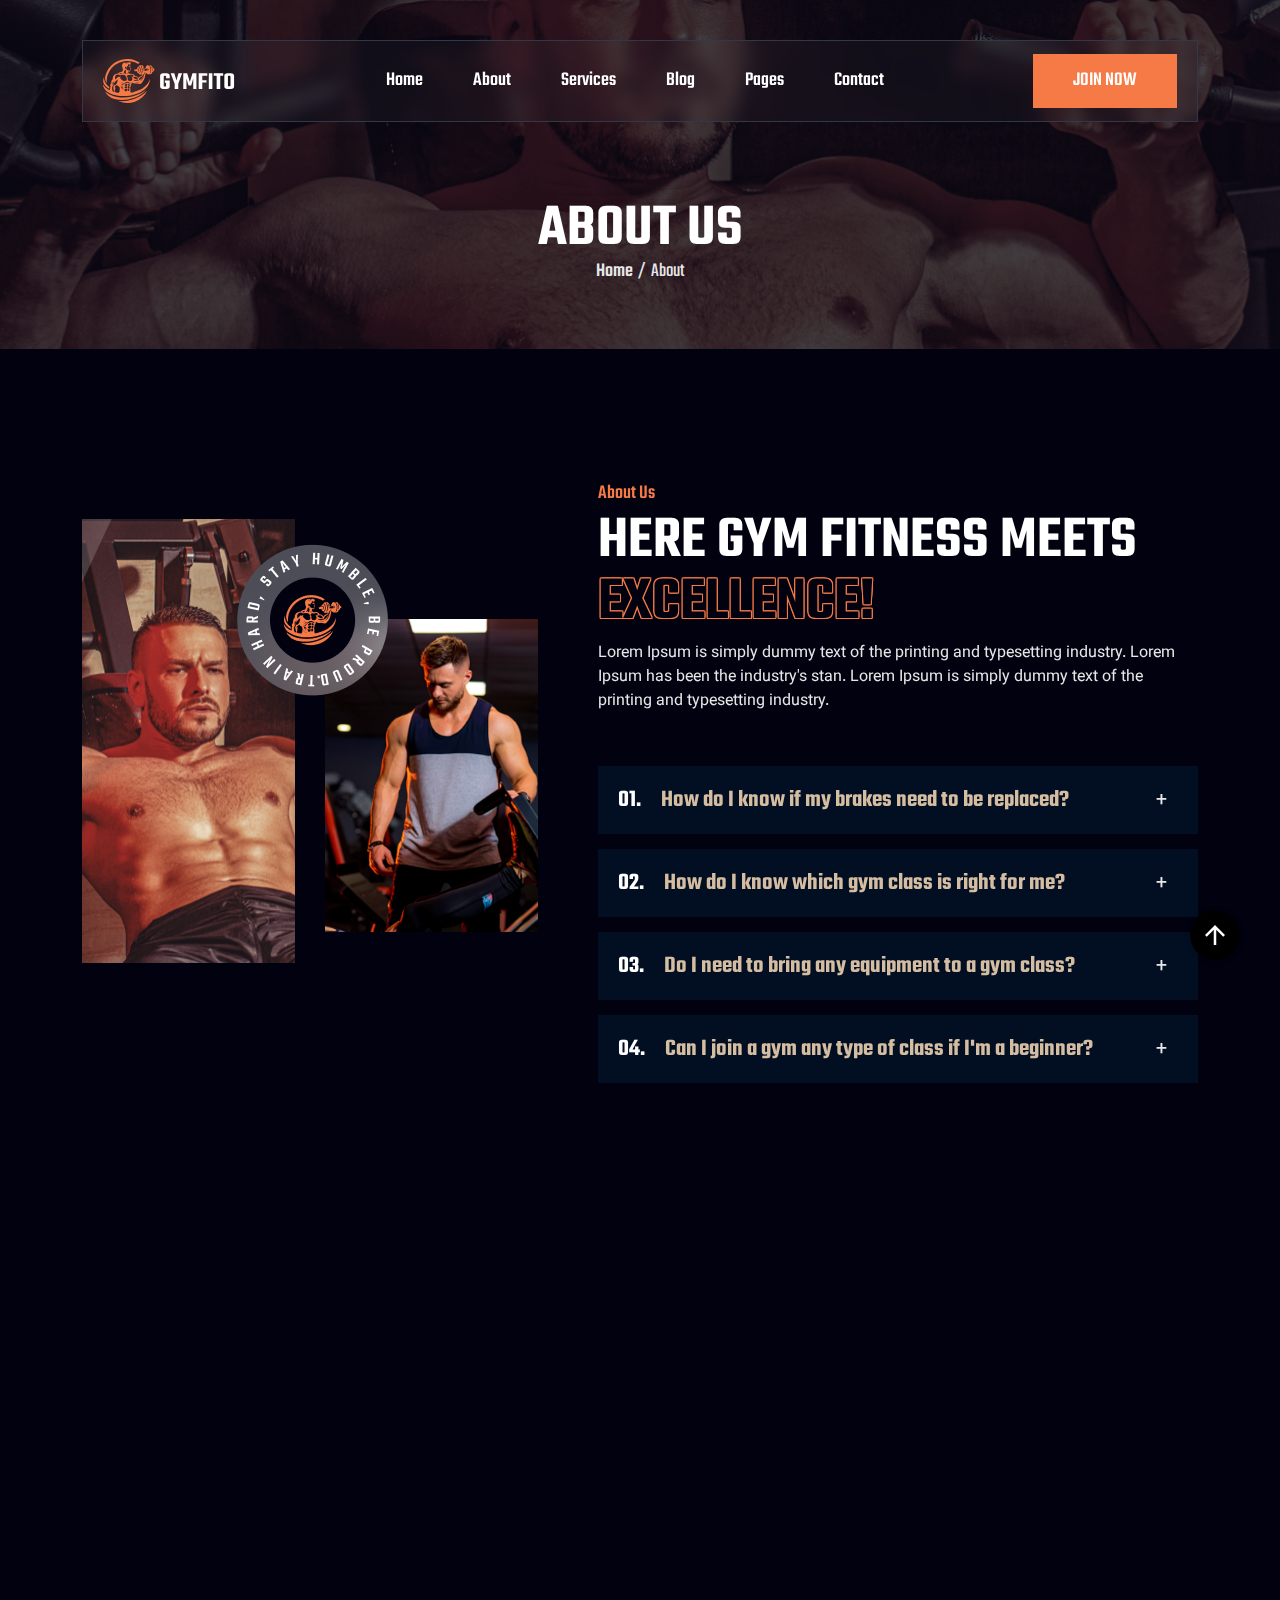
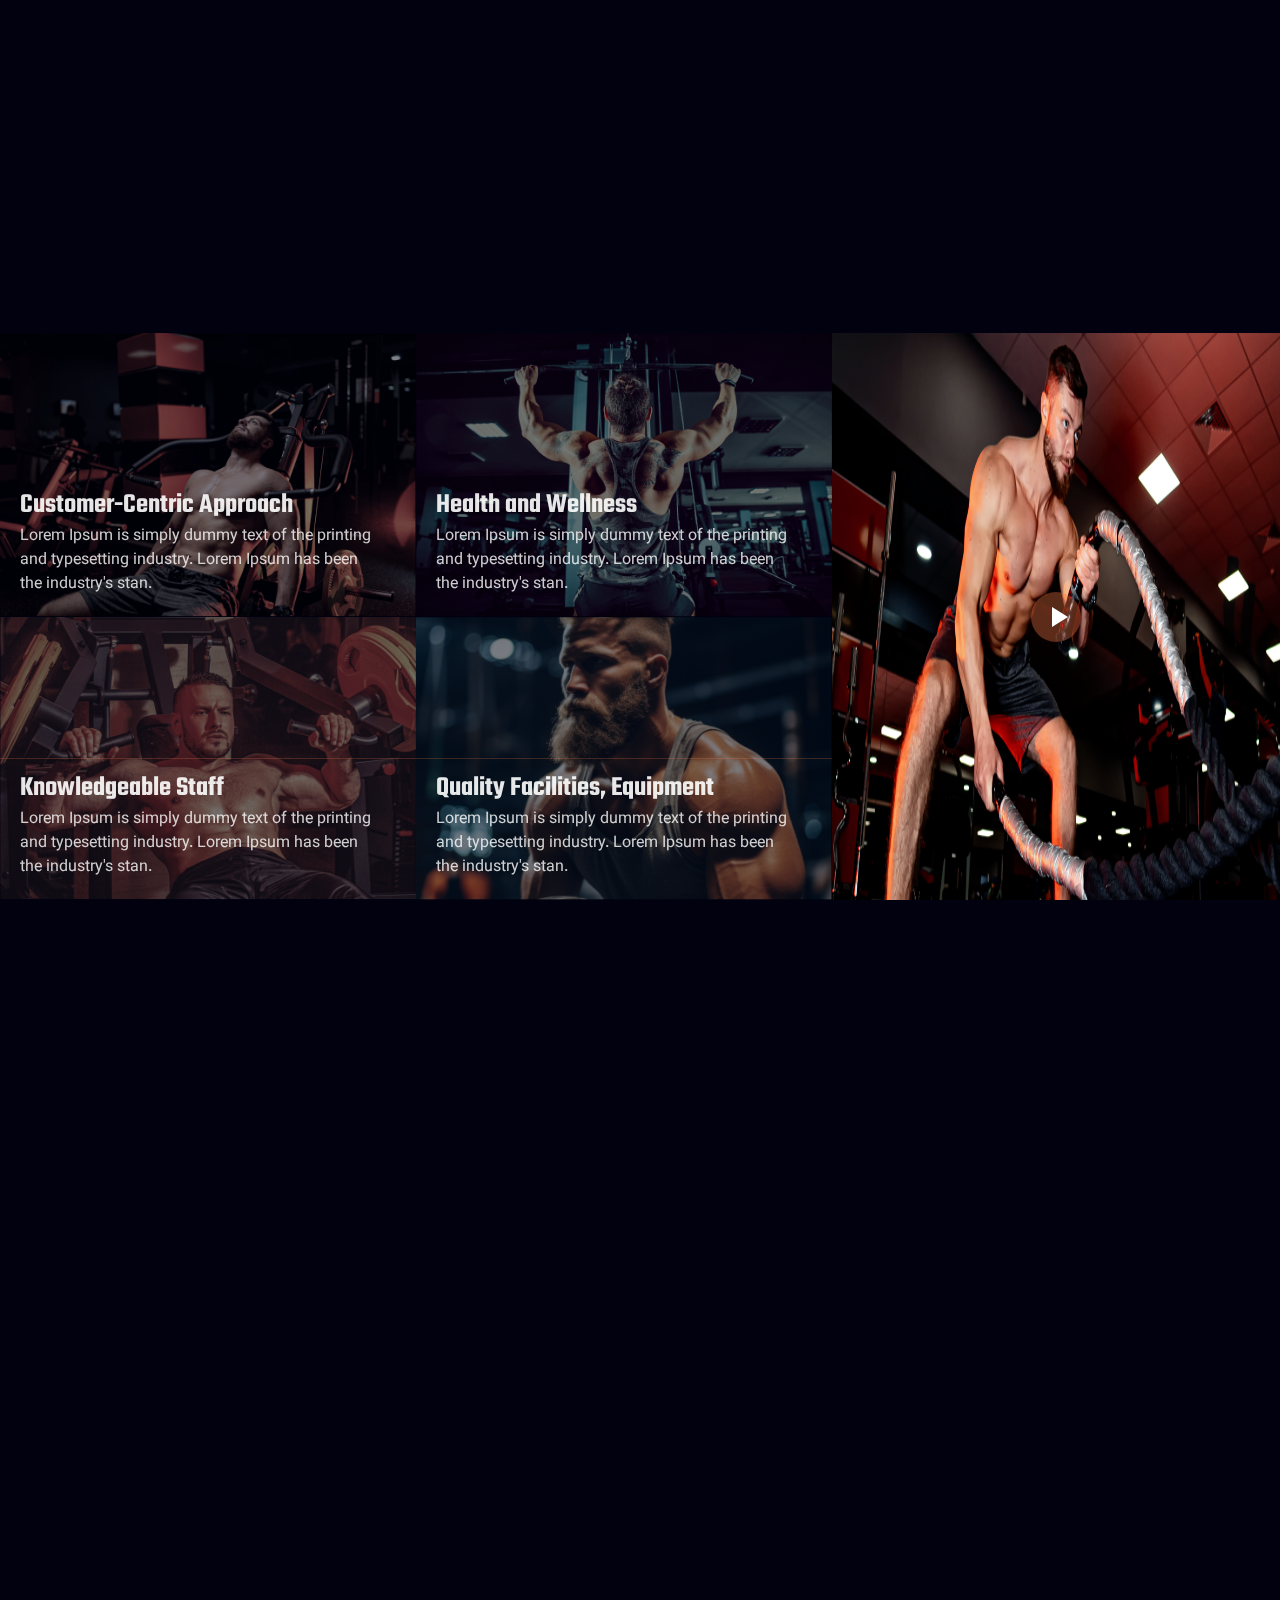
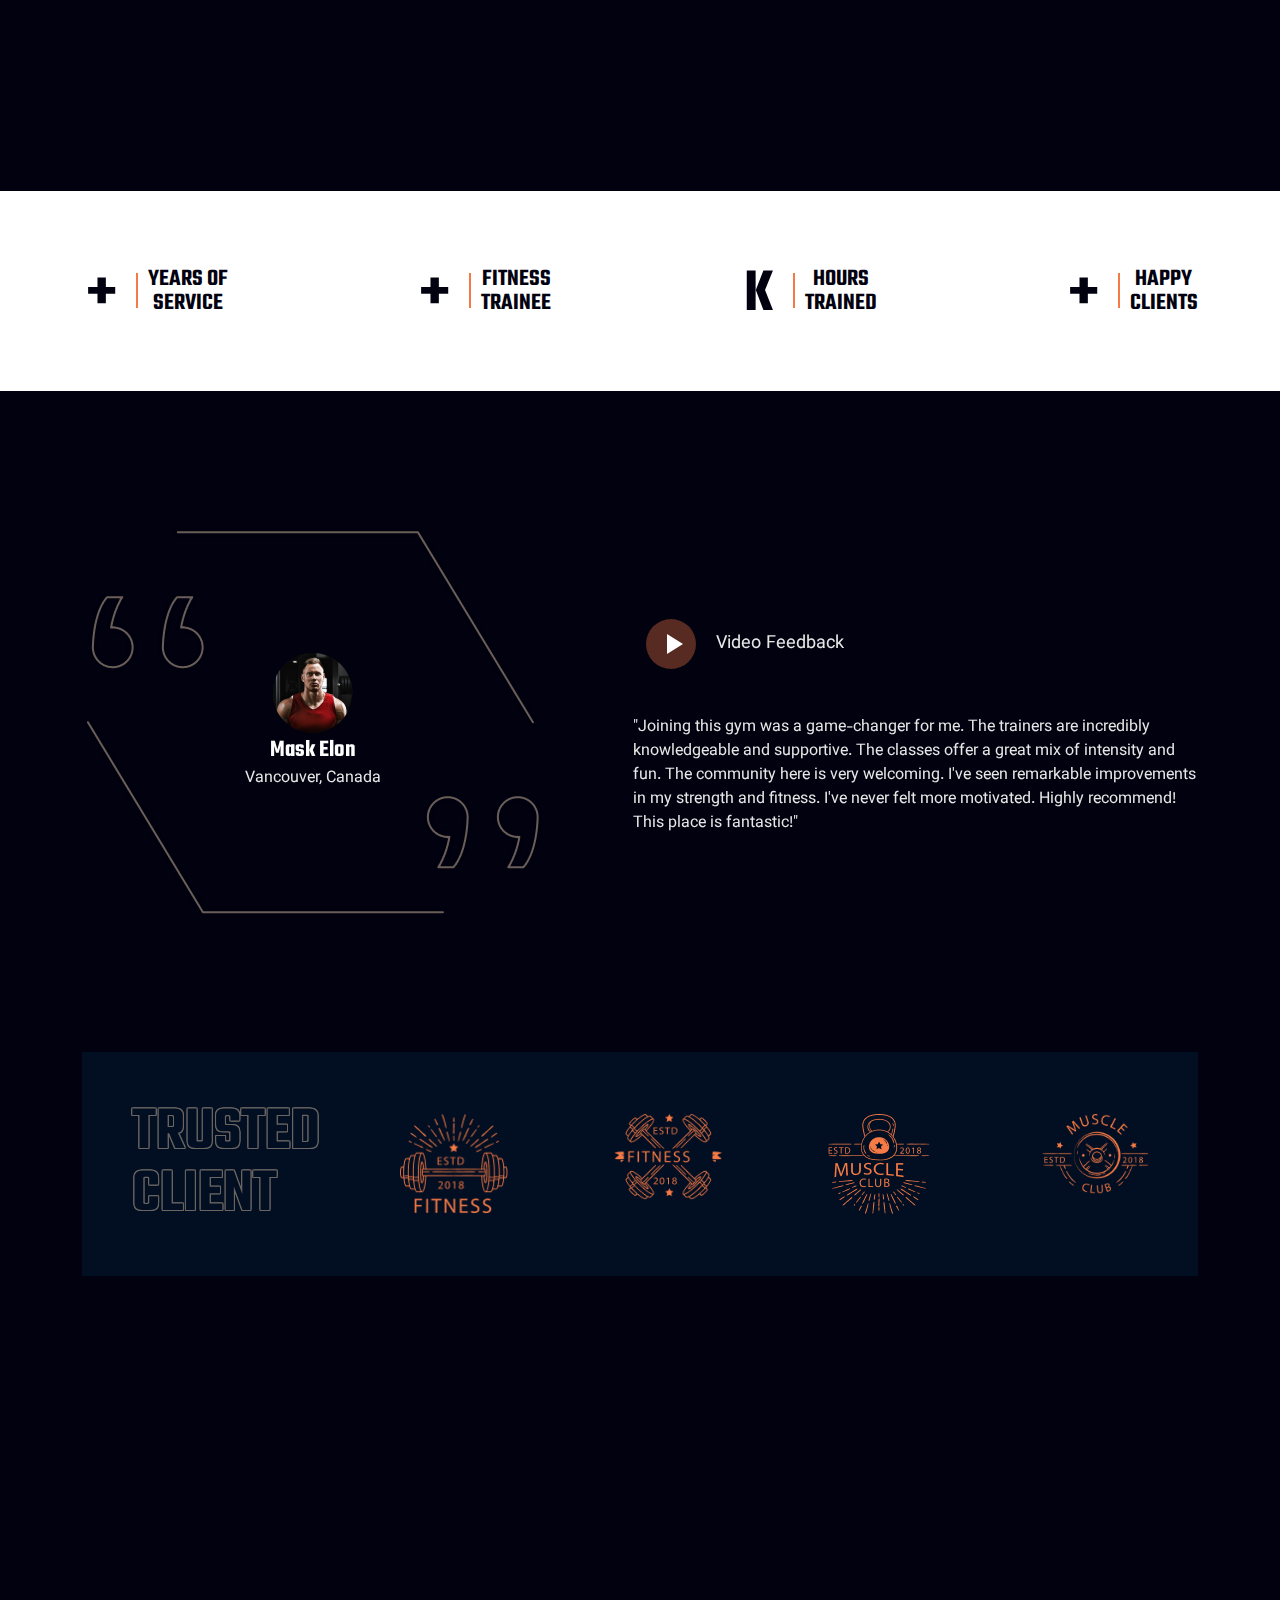
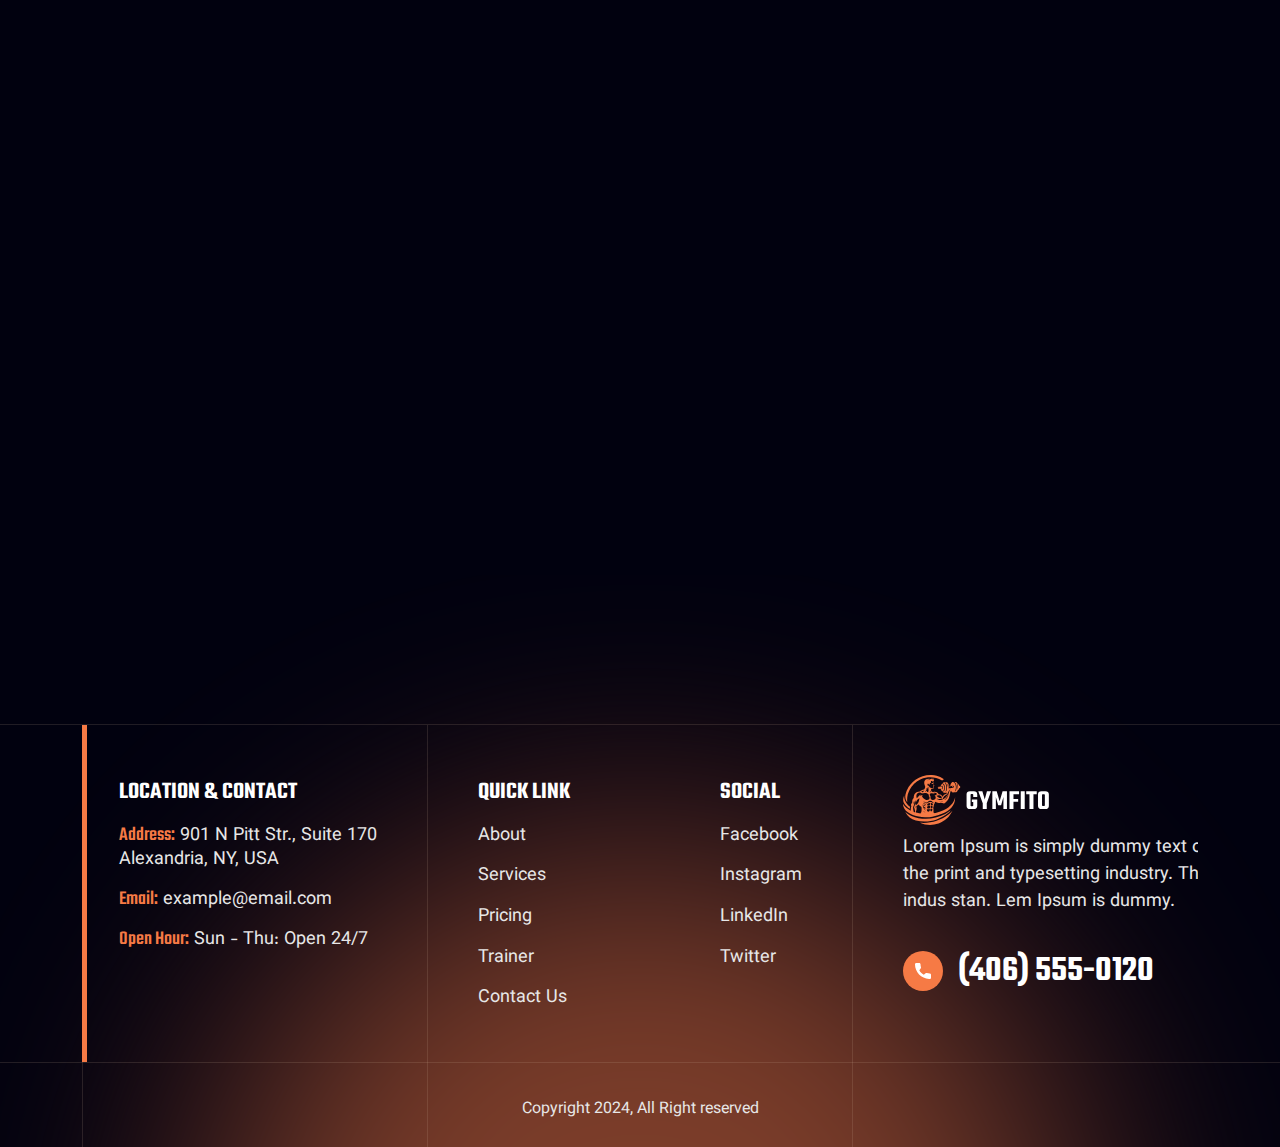
<file: about.html>
<!DOCTYPE html>
<html class="no-js" lang="en">

<head>
    <!-- Meta Tags -->
    <meta charset="utf-8" />
    <meta http-equiv="x-ua-compatible" content="ie=edge" />
    <meta name="viewport" content="width=device-width, initial-scale=1" />
    <meta name="author" content="Thememarch" />
    <!-- Favicon Icon -->
    <link rel="icon" href="assets/img/favicon.svg" />
    <!-- Site Title -->
    <title>Gymfito - Fitness & Gym</title>
    <link rel="stylesheet" href="assets/css/plugins/bootstrap.min.css" />
    <link rel="stylesheet" href="assets/css/plugins/aos.css" />
    <link rel="stylesheet" href="assets/css/plugins/lightgallery.min.css" />
    <link rel="stylesheet" href="assets/css/plugins/swiper.min.css" />
    <link rel="stylesheet" href="assets/css/style.css" />
</head>

<body>


    <!-- Start Header Section -->
    <header class="ak-site_header ak-style1 ak-sticky_header">
        <div class="ak-main_header">
            <div class="container">
                <div class="ak-main_header_in">
                    <div class="ak-main-header-left">
                        <a class="ak-site_branding" href="index.html">
                            <img src="assets/img/logo.svg" alt="...">
                        </a>
                    </div>
                    <div class="ak-main-header-center">
                        <div class="ak-nav ak-medium">
                            <ul class="ak-nav_list">
                                <li>
                                    <a href="index.html">Home</a>
                                </li>
                                <li>
                                    <a href="about.html">About</a>
                                </li>
                                <li class="menu-item-has-children">
                                    <a href="services.html">Services</a>
                                    <ul>
                                        <li>
                                            <a href="services.html">Services</a>
                                        </li>
                                        <li>
                                            <a href="services-details.html">Services Details</a>
                                        </li>
                                    </ul>
                                </li>
                                <li class="menu-item-has-children">
                                    <a href="blog.html">Blog</a>
                                    <ul>
                                        <li>
                                            <a href="blog.html">Blog</a>
                                        </li>
                                        <li>
                                            <a href="blog-details.html">Blog Details</a>
                                        </li>
                                    </ul>
                                </li>
                                <li class="menu-item-has-children">
                                    <a href="#" class="nav-pages-item">Pages</a>
                                    <ul>
                                        <li>
                                            <a href="classes.html">Classes</a>
                                        </li>
                                        <li>
                                            <a href="classes-details.html">Classes Details</a>
                                        </li>
                                        <li>
                                            <a href="trainer.html">Trainer </a>
                                        </li>
                                        <li>
                                            <a href="trainer-details.html">Trainer Details</a>
                                        </li>
                                        <li>
                                            <a href="bim-calculator.html">Bmi Calculator</a>
                                        </li>
                                        <li>
                                            <a href="schedule.html">Schedule</a>
                                        </li>
                                        <li>
                                            <a href="pricing.html">Pricing</a>
                                        </li>
                                        <li>
                                            <a href="gallery.html">Gallery</a>
                                        </li>
                                    </ul>
                                </li>
                                <li>
                                    <a href="contact-us.html">Contact</a>
                                </li>
                            </ul>
                        </div>
                    </div>
                    <div class="ak-main-header-right">
                        <a href="classes.html" class="button-primary">
                            JOIN NOW
                        </a>
                    </div>
                </div>
            </div>
        </div>
    </header>
    <!-- End Header Section -->

    <!-- Start common page title  -->
    <div data-src="assets/img/common-page-img.png" class="ak-bg">
        <div class="ak-height-200 ak-height-lg-100"></div>
        <div class="container">
            <div class="common-page-title">
                <h2 class="page-title">About Us</h2>
                <div class="page-subtitle">
                    <a href="">Home</a>
                    <p>/</p>
                    <p>About </p>
                </div>
            </div>
        </div>
        <div class="ak-height-65 ak-height-lg-50"></div>
    </div>
    <!-- End common page title  -->


    <!-- Start About -->
    <div class="ak-height-135 ak-height-lg-80"></div>
    <section class="container">
        <div class="about-section">
            <div class="img-content" data-aos="fade-left">
                <div class="img-content-one image-hover-animation">
                    <img src="assets/img/about_1.jpg" class="about_1" alt="...">
                </div>
                <div class="img-content-two">
                    <img src="assets/img/circle.png" class="circle" alt="...">
                    <div class="img-content-about_2 image-hover-animation">
                        <img src="assets/img/about_2.jpg" class="about_2" alt="...">
                    </div>
                </div>
            </div>
            <div class="info-content" data-aos="fade-right">
                <div class="section-heading style-1">
                    <div class="section-subtitle">About Us</div>
                    <h2 class="section-title">
                        Here GYM Fitness Meets
                    </h2>
                    <h2 class="stroke-text" data-text="Excellence!">
                        Excellence!
                    </h2>
                    <p class="section-short-desp mt-2">
                        Lorem Ipsum is simply dummy text of the printing and typesetting industry. Lorem Ipsum has been
                        the industry's stan. Lorem Ipsum is simply dummy text of the printing and typesetting industry.
                    </p>
                </div>
                <!-- Start Faq -->
                <div class="ak-height-40 ak-height-lg-40"></div>
                <div class="ak-accordion">
                    <div class="ak-accordion-item">
                        <div class="ak-accordion-title">
                            <h5><span>01.</span>How do I know if my brakes need to be replaced?</h5>
                        </div>
                        <div class="ak-accordion-tab">
                            Lorem Ipsum is simply dummy text of the printing and typesetting industry. Lorem Ipsum has
                            been the industry's stan. Lorem Ipsum is simply dummy text of the printing and typesetting
                            industry.
                        </div>
                    </div>
                    <div class="ak-accordion-item">
                        <div class="ak-accordion-title">
                            <h5><span>02.</span>How do I know which gym class is right for me?</h5>
                        </div>
                        <div class="ak-accordion-tab">
                            Lorem Ipsum is simply dummy text of the printing and typesetting industry. Lorem Ipsum has
                            been the industry's stan. Lorem Ipsum is simply dummy text of the printing and typesetting
                            industry.
                        </div>
                    </div>
                    <div class="ak-accordion-item">
                        <div class="ak-accordion-title">
                            <h5><span>03.</span>Do I need to bring any equipment to a gym class?</h5>
                        </div>
                        <div class="ak-accordion-tab">
                            Lorem Ipsum is simply dummy text of the printing and typesetting industry. Lorem Ipsum has
                            been the industry's stan. Lorem Ipsum is simply dummy text of the printing and typesetting
                            industry.
                        </div>
                    </div>
                    <div class="ak-accordion-item">
                        <div class="ak-accordion-title">
                            <h5><span>04.</span>Can I join a gym any type of class if I'm a beginner?</h5>
                        </div>
                        <div class="ak-accordion-tab">
                            Lorem Ipsum is simply dummy text of the printing and typesetting industry. Lorem Ipsum has
                            been the industry's stan. Lorem Ipsum is simply dummy text of the printing and typesetting
                            industry.
                        </div>
                    </div>
                </div>
            </div>
            <!-- End Faq -->
        </div>
    </section>
    <!-- End About -->


    <!-- Start History -->
    <div class="ak-height-135 ak-height-lg-80"></div>
    <section>
        <div class="container">
            <div class="section-heading style-1 type-1" data-aos="zoom-out">
                <h2 class="section-title">
                    Our Journey
                </h2>
            </div>
            <div class="ak-height-50 ak-height-lg-40"></div>
            <div class="row row-cols-1 gap-4 row-cols-md-2 row-cols-lg-4 justify-content-between">
                <div class="history-content-card" data-aos="fade-up" data-aos-duration="500">
                    <img src="assets/img/history-content-arrow.svg" class="history-content-img" alt="">
                    <div class="history-info-content">
                        <h3 class="history-data">2013</h3>
                        <h5 class="history-title">Building Foundations</h5>
                        <p class="history-desp">Lorem Ipsum is simply dummy text of the printing and typesetting.</p>
                    </div>
                </div>
                <div class="history-content-card" data-aos="fade-up" data-aos-duration="600" data-aos-delay="100">
                    <img src="assets/img/history-content-arrow.svg" class="history-content-img" alt="">
                    <div class="history-info-content">
                        <h3 class="history-data">2017</h3>
                        <h5 class="history-title">Enhancing Engagement</h5>
                        <p class="history-desp">Lorem Ipsum is simply dummy text of the printing and typesetting.</p>
                    </div>
                </div>
                <div class="history-content-card" data-aos="fade-up" data-aos-duration="700" data-aos-delay="200">
                    <img src="assets/img/history-content-arrow.svg" class="history-content-img" alt="">
                    <div class="history-info-content">
                        <h3 class="history-data">2019</h3>
                        <h5 class="history-title">Improved Experience</h5>
                        <p class="history-desp">Lorem Ipsum is simply dummy text of the printing and typesetting.</p>
                    </div>
                </div>
                <div class="history-content-card" data-aos="fade-up" data-aos-duration="600" data-aos-delay="400">
                    <img src="assets/img/history-content-arrow.svg" class="history-content-img" alt="">
                    <div class="history-info-content">
                        <h3 class="history-data">2024</h3>
                        <h5 class="history-title">Technological Integration</h5>
                        <p class="history-desp">Lorem Ipsum is simply dummy text of the printing and typesetting.</p>
                    </div>
                </div>
            </div>
        </div>
    </section>
    <!-- End History -->


    <!-- Start feature and video -->
    <div class="ak-height-135 ak-height-lg-80"></div>
    <section>
        <div class="feature-content">
            <div class="row row-cols-1 row-cols-md-2 feature g-0">
                <div class="feature-card">
                    <a class='normal' href='#'>
                        <img src="assets/img/feature_1.png" class="feature-card-img" alt="...">
                        <div class="text-content">
                            <h3>Customer-Centric Approach</h3>
                            <p>Lorem Ipsum is simply dummy text of the printing and typesetting industry. Lorem Ipsum
                                has been the industry's stan.</p>
                        </div>
                    </a>
                    <div class='info'>
                        <div class="hover-content">
                            <h3>Customer-Centric Approach</h3>
                            <p>Lorem Ipsum is simply dummy text of the printing and typesetting industry. Lorem Ipsum
                                has been the industry's stan.</p>
                        </div>
                    </div>
                </div>
                <div class="feature-card">
                    <a class='normal' href='#'>
                        <img src="assets/img/feature_2.png" class="feature-card-img" alt="...">
                        <div class="text-content">
                            <h3>Health and Wellness</h3>
                            <p>Lorem Ipsum is simply dummy text of the printing and typesetting industry. Lorem Ipsum
                                has been the industry's stan.</p>
                        </div>
                    </a>
                    <div class='info'>
                        <div class="hover-content">
                            <h3>Health and Wellness</h3>
                            <p>Lorem Ipsum is simply dummy text of the printing and typesetting industry. Lorem Ipsum
                                has been the industry's stan.</p>
                        </div>
                    </div>
                </div>
                <div class="feature-card">
                    <a class='normal' href='#'>
                        <img src="assets/img/feature_3.png" class="feature-card-img" alt="...">
                        <div class="text-content">
                            <h3>Knowledgeable Staff</h3>
                            <p>Lorem Ipsum is simply dummy text of the printing and typesetting industry. Lorem Ipsum
                                has been the industry's stan.</p>
                        </div>
                    </a>
                    <div class='info'>
                        <div class="hover-content">
                            <h3>Knowledgeable Staff</h3>
                            <p>Lorem Ipsum is simply dummy text of the printing and typesetting industry. Lorem Ipsum
                                has been the industry's stan.</p>
                        </div>
                    </div>
                </div>
                <div class="feature-card">
                    <a class='normal' href='#'>
                        <img src="assets/img/feature_4.png" class="feature-card-img" alt="...">
                        <div class="text-content">
                            <h3>Quality Facilities, Equipment </h3>
                            <p>Lorem Ipsum is simply dummy text of the printing and typesetting industry. Lorem
                                Ipsum
                                has been the industry's stan.</p>
                        </div>
                    </a>
                    <div class='info'>
                        <div class="hover-content">
                            <h3>Quality Facilities, Equipment </h3>
                            <p>Williamsburg tofu polaroid, 90's Bushwick irony locavore ethnic meh messenger bag
                                Truffaut jean shorts.</p>
                        </div>
                    </div>
                </div>
            </div>
            <div class="feature-video">
                <img src="assets/img/video-bg-1.png" alt="Scrolling Image" class="scrolling-image" id="scrollingImage">
                <a href="https://www.youtube.com/watch?v=xCXQBn2JUbc"
                    class="ak-video-block ak-style1 ak-video-open type_2">
                    <span class="ak-heartbeat-btn">
                        <span></span>
                    </span>
                </a>
            </div>
        </div>
    </section>
    <!-- End feature and video -->

    <!-- Start Team -->
    <div class="ak-height-135 ak-height-lg-80"></div>
    <section class="container">
        <div class="section-heading style-1 type-1" data-aos="zoom-out">
            <div class="section-subtitle">Trainer</div>
            <h2 class="section-title">
                Our Trainer
            </h2>
        </div>
        <div class="ak-height-50 ak-height-lg-40"></div>
        <div class="team-content" data-aos="fade-up">
            <div class="team-card">
                <a href="trainer-details.html">
                    <div class="team-header-info">
                        <img src="assets/img/team_1.jpg" class="card-img-top" alt="...">
                    </div>
                    <div class="team-body-info">
                        <div>
                            <h4 class="team-title">John Wick C.</h4>
                            <h5 class="team-subtitle">Co-Founder</h5>
                        </div>
                        <div>
                            <span class="button-arrow-black team-btn">
                                <svg width="23" height="24" viewBox="0 0 23 24" fill="none"
                                    xmlns="http://www.w3.org/2000/svg">
                                    <path
                                        d="M11.5448 0.893382L22.9862 11.2848L12.7881 22.8103L1.58827 23.3491C1.58827 23.3491 14.997 17.8798 14.6797 11.8262C14.3625 5.77269 0.439392 1.42725 0.439392 1.42725L11.5448 0.893382Z"
                                        fill="#01010F" />
                                </svg>

                            </span>
                        </div>
                    </div>
                </a>
            </div>
            <div class="team-card">
                <a href="trainer-details.html">
                    <div class="team-header-info">
                        <img src="assets/img/team_2.jpg" class="card-img-top" alt="...">
                    </div>
                    <div class="team-body-info">
                        <div>
                            <h4 class="team-title">Emily Thompson</h4>
                            <h5 class="team-subtitle">Head Trainer</h5>
                        </div>
                        <div>
                            <span class="button-arrow-black team-btn">
                                <svg width="23" height="24" viewBox="0 0 23 24" fill="none"
                                    xmlns="http://www.w3.org/2000/svg">
                                    <path
                                        d="M11.5448 0.893382L22.9862 11.2848L12.7881 22.8103L1.58827 23.3491C1.58827 23.3491 14.997 17.8798 14.6797 11.8262C14.3625 5.77269 0.439392 1.42725 0.439392 1.42725L11.5448 0.893382Z"
                                        fill="#01010F" />
                                </svg>

                            </span>
                        </div>
                    </div>
                </a>
            </div>
            <div class="team-card">
                <a href="trainer-details.html">
                    <div class="team-header-info">
                        <img src="assets/img/team_3.jpg" class="card-img-top" alt="...">
                    </div>
                    <div class="team-body-info">
                        <div>
                            <h4 class="team-title">Alex Ramirez</h4>
                            <h5 class="team-subtitle">Nutrition Consultant</h5>
                        </div>
                        <div>
                            <span class="button-arrow-black team-btn">
                                <svg width="23" height="24" viewBox="0 0 23 24" fill="none"
                                    xmlns="http://www.w3.org/2000/svg">
                                    <path
                                        d="M11.5448 0.893382L22.9862 11.2848L12.7881 22.8103L1.58827 23.3491C1.58827 23.3491 14.997 17.8798 14.6797 11.8262C14.3625 5.77269 0.439392 1.42725 0.439392 1.42725L11.5448 0.893382Z"
                                        fill="#01010F" />
                                </svg>

                            </span>
                        </div>
                    </div>
                </a>
            </div>
        </div>
    </section>
    <!-- End Team -->

    <!-- Start Fun Fact Counter -->
    <div class="ak-height-135 ak-height-lg-80"></div>
    <div class="funfact-counter">
        <div class="container">
            <div class="auto-counter-section" id="counter">

                <div class="funfact style1">
                    <div class="funfact-number">
                        <span id="count1" class="counter" data-number="17"></span>
                        <span>+</span>
                    </div>
                    <div class="primary-color-border"></div>
                    <div class="funfact-text">
                        <p>YEARS OF <br> SERVICE</p>
                    </div>
                </div>
                <div class="funfact style1">
                    <div class="funfact-number">
                        <span id="count2" class="counter" data-number="29"></span>
                        <span>+</span>
                    </div>
                    <div class="primary-color-border"></div>
                    <div class="funfact-text">
                        <p>FITNESS <br> TRAINEE</p>
                    </div>
                </div>
                <div class="funfact style1">
                    <div class="funfact-number">
                        <span id="count3" class="counter" data-number="5"></span>
                        <span>K</span>
                    </div>
                    <div class="primary-color-border"></div>
                    <div class="funfact-text">
                        <p>Hours <br> Trained</p>
                    </div>
                </div>
                <div class="funfact style1">
                    <div class="funfact-number">
                        <span id="count4" class="counter" data-number="109"></span>
                        <span>+</span>
                    </div>
                    <div class="primary-color-border"></div>
                    <div class="funfact-text">
                        <p>Happy <br> Clients</p>
                    </div>
                </div>
            </div>
        </div>
    </div>
    <!-- End Fun Fact Counter -->


    <!-- Start Testimonial-->
    <div class="ak-height-135 ak-height-lg-80"></div>
    <div class="container">
        <div class="background-repeat background-sm-size" data-src="assets/img/vector.png">
            <div class="slider testimonial-style2-slider">
                <div class="swiper-wrapper">
                    <div class="swiper-slide">
                        <div class="testimonial-style2">
                            <div class="vector-content" data-aos="fade-right">
                                <img src="assets/img/avatar_1.png" class="vector-img" alt="...">
                                <div class="vector-primary-border"></div>
                                <h5 class="vector-title">Mask Elon</h5>
                                <p class="vector-subtitle">Vancouver, Canada</p>
                            </div>
                            <div class="info-content" data-aos="fade-left">
                                <div class="d-flex gap-2 align-items-center">
                                    <a href="https://www.youtube.com/watch?v=xCXQBn2JUbc"
                                        class="ak-video-block ak-style1 ak-video-open type_2">
                                        <span class="ak-heartbeat-btn">
                                            <span></span>
                                        </span>
                                    </a>
                                    <p class="ak-secondary-font ak-font-18">Video Feedback</p>
                                </div>
                                <div class="ak-height-35 ak-height-lg-25"></div>
                                <p>"Joining this gym was a game-changer for me. The trainers are incredibly
                                    knowledgeable and supportive. The classes offer a great mix of intensity and fun.
                                    The community here is very welcoming. I've seen remarkable improvements in my
                                    strength and fitness. I've never felt more motivated. Highly recommend! This place
                                    is fantastic!"</p>
                            </div>
                        </div>
                    </div>
                    <div class="swiper-slide">
                        <div class="testimonial-style2">
                            <div class="vector-content" data-aos="fade-right">
                                <img src="assets/img/avatar_2.png" class="vector-img" alt="...">
                                <div class="vector-primary-border"></div>
                                <h5 class="vector-title">Emily Davis</h5>
                                <p class="vector-subtitle">Montreal, Canada</p>
                            </div>
                            <div class="info-content" data-aos="fade-left">
                                <div class="d-flex gap-2 align-items-center">
                                    <a href="https://www.youtube.com/watch?v=xCXQBn2JUbc"
                                        class="ak-video-block ak-style1 ak-video-open type_2">
                                        <span class="ak-heartbeat-btn">
                                            <span></span>
                                        </span>
                                    </a>
                                    <p class="ak-secondary-font ak-font-18">Video Feedback</p>
                                </div>
                                <div class="ak-height-35 ak-height-lg-25"></div>
                                <p>"This gym has made a huge difference in my life. The trainers are exceptional and
                                    really push you to do your best. The class variety keeps things interesting and
                                    challenging. The community feels like a second family. I've noticed significant
                                    changes in my endurance and confidence. I've never been more dedicated to my health.
                                    Highly recommend! You won't regret it!"</p>
                            </div>
                        </div>
                    </div>
                    <div class="swiper-slide">
                        <div class="testimonial-style2">
                            <div class="vector-content" data-aos="fade-right">
                                <img src="assets/img/avatar_3.png" class="vector-img" alt="...">
                                <div class="vector-primary-border"></div>
                                <h5 class="vector-title"> Jane Smith</h5>
                                <p class="vector-subtitle"> Toronto, Canada</p>
                            </div>
                            <div class="info-content" data-aos="fade-left">
                                <div class="d-flex gap-2 align-items-center">
                                    <a href="https://www.youtube.com/watch?v=xCXQBn2JUbc"
                                        class="ak-video-block ak-style1 ak-video-open type_2">
                                        <span class="ak-heartbeat-btn">
                                            <span></span>
                                        </span>
                                    </a>
                                    <p class="ak-secondary-font ak-font-18">Video Feedback</p>
                                </div>
                                <div class="ak-height-35 ak-height-lg-25"></div>
                                <p>"I can't say enough good things about this gym. The trainers are true professionals
                                    who care about your progress. The classes are always diverse and push you to new
                                    limits. The atmosphere is supportive and inclusive. I've experienced major
                                    improvements in my overall fitness. I've never felt this empowered before. Highly
                                    recommend! This gym is simply the best!"</p>
                            </div>
                        </div>
                    </div>
                </div>
            </div>

        </div>
    </div>
    <!-- End Testimonial-->


    <!-- Start Partner Client -->
    <div class="ak-height-135 ak-height-lg-80"></div>
    <div class="container">
        <div class="partner-client">
            <div class="title">
                <h1 class="stroke-text">
                    Trusted <br> Client
                </h1>
            </div>
            <div class="slider partner-client-slider">
                <div class="swiper-wrapper">
                    <div class="swiper-slide">
                        <img src="assets/img/pc_1.png" alt="...">
                    </div>
                    <div class="swiper-slide">
                        <img src="assets/img/pc_2.png" alt="...">
                    </div>
                    <div class="swiper-slide">
                        <img src="assets/img/pc_3.png" alt="...">
                    </div>
                    <div class="swiper-slide">
                        <img src="assets/img/pc_4.png" alt="...">
                    </div>
                </div>
            </div>
        </div>
    </div>
    <!-- End Partner Client -->


    <!-- Start Gallery -->
    <div class="ak-height-135 ak-height-lg-80"></div>
    <div class="slider gallery-slider" data-aos="fade-left">
        <div class="gallery style1 swiper-wrapper">
            <div class="gallery-img-content swiper-slide">
                <a href="https://www.instagram.com/" class="gallery-img-overlay">
                    <svg width="50" height="51" viewBox="0 0 50 51" fill="none" xmlns="http://www.w3.org/2000/svg">
                        <path
                            d="M49.8681 15.4833C49.751 12.8266 49.3214 11.0002 48.706 9.41755C48.0711 7.73761 47.0943 6.23356 45.8146 4.98324C44.5643 3.71346 43.0503 2.72679 41.3898 2.10182C39.798 1.48639 37.9811 1.05677 35.3244 0.939636C32.6479 0.812582 31.7982 0.783203 25.0098 0.783203C18.2213 0.783203 17.3716 0.812582 14.705 0.929716C12.0483 1.04685 10.2219 1.47685 8.63961 2.0919C6.95929 2.72679 5.45524 3.70354 4.20492 4.98324C2.93514 6.23356 1.94885 7.74753 1.3235 9.40801C0.708069 11.0002 0.27845 12.8167 0.161316 15.4734C0.0342617 18.15 0.00488281 18.9997 0.00488281 25.7881C0.00488281 32.5765 0.0342617 33.4262 0.151396 36.0928C0.26853 38.7495 0.69853 40.576 1.31396 42.1586C1.94885 43.8386 2.93514 45.3426 4.20492 46.5929C5.45524 47.8627 6.96921 48.8494 8.62969 49.4744C10.2219 50.0898 12.0384 50.5194 14.6955 50.6365C17.3617 50.7541 18.2118 50.7831 25.0002 50.7831C31.7887 50.7831 32.6384 50.7541 35.305 50.6365C37.9617 50.5194 39.7881 50.0898 41.3704 49.4744C44.7306 48.1752 47.3873 45.5185 48.6865 42.1586C49.3015 40.5664 49.7315 38.7495 49.8487 36.0928C49.9658 33.4262 49.9952 32.5765 49.9952 25.7881C49.9952 18.9997 49.9853 18.15 49.8681 15.4833ZM45.3655 35.8975C45.2579 38.3394 44.8478 39.658 44.5059 40.5371C43.6658 42.7153 41.937 44.4441 39.7587 45.2842C38.8797 45.6261 37.5515 46.0363 35.1192 46.1435C32.4819 46.261 31.691 46.29 25.0197 46.29C18.3484 46.29 17.5475 46.261 14.9198 46.1435C12.4779 46.0363 11.1593 45.6261 10.2803 45.2842C9.19628 44.8836 8.20961 44.2487 7.40875 43.4185C6.57851 42.6077 5.94362 41.631 5.543 40.547C5.20113 39.6679 4.79097 38.3394 4.68376 35.9074C4.56624 33.2702 4.53725 32.4788 4.53725 25.8075C4.53725 19.1362 4.56624 18.3354 4.68376 15.7081C4.79097 13.2662 5.20113 11.9476 5.543 11.0685C5.94362 9.98414 6.57851 8.99785 7.41867 8.19661C8.22907 7.36637 9.20582 6.73148 10.2902 6.33124C11.1692 5.98937 12.4978 5.57921 14.9297 5.47162C17.567 5.35449 18.3583 5.32511 25.0292 5.32511C31.7104 5.32511 32.5014 5.35449 35.1291 5.47162C37.571 5.57921 38.8896 5.98937 39.7687 6.33124C40.8526 6.73148 41.8393 7.36637 42.6402 8.19661C43.4704 9.00739 44.1053 9.98414 44.5059 11.0685C44.8478 11.9476 45.2579 13.2757 45.3655 15.7081C45.4827 18.3453 45.512 19.1362 45.512 25.8075C45.512 32.4788 45.4827 33.2603 45.3655 35.8975Z"
                            fill="#F67A45" />
                        <path
                            d="M25.0928 12.9438C18.0032 12.9438 12.251 18.6968 12.251 25.7881C12.251 32.8795 18.0032 38.6324 25.0928 38.6324C32.1828 38.6324 37.9346 32.8795 37.9346 25.7881C37.9346 18.6968 32.1828 12.9438 25.0928 12.9438ZM25.0928 34.1199C20.4934 34.1199 16.7626 30.3888 16.7626 25.7881C16.7626 21.1875 20.4934 17.4564 25.0928 17.4564C29.6926 17.4564 33.423 21.1875 33.423 25.7881C33.423 30.3888 29.6926 34.1199 25.0928 34.1199Z"
                            fill="#F67A45" />
                        <path
                            d="M41.4407 12.436C41.4407 14.0919 40.0983 15.4346 38.4423 15.4346C36.7867 15.4346 35.4443 14.0919 35.4443 12.436C35.4443 10.7798 36.7867 9.4375 38.4423 9.4375C40.0983 9.4375 41.4407 10.7798 41.4407 12.436Z"
                            fill="#F67A45" />
                    </svg>
                </a>
                <img src="assets/img/gallery_1.jpg" class="gallery-img" alt="...">
            </div>
            <div class="gallery-img-content swiper-slide">
                <a href="https://www.instagram.com/" class="gallery-img-overlay">
                    <svg width="50" height="51" viewBox="0 0 50 51" fill="none" xmlns="http://www.w3.org/2000/svg">
                        <path
                            d="M49.8681 15.4833C49.751 12.8266 49.3214 11.0002 48.706 9.41755C48.0711 7.73761 47.0943 6.23356 45.8146 4.98324C44.5643 3.71346 43.0503 2.72679 41.3898 2.10182C39.798 1.48639 37.9811 1.05677 35.3244 0.939636C32.6479 0.812582 31.7982 0.783203 25.0098 0.783203C18.2213 0.783203 17.3716 0.812582 14.705 0.929716C12.0483 1.04685 10.2219 1.47685 8.63961 2.0919C6.95929 2.72679 5.45524 3.70354 4.20492 4.98324C2.93514 6.23356 1.94885 7.74753 1.3235 9.40801C0.708069 11.0002 0.27845 12.8167 0.161316 15.4734C0.0342617 18.15 0.00488281 18.9997 0.00488281 25.7881C0.00488281 32.5765 0.0342617 33.4262 0.151396 36.0928C0.26853 38.7495 0.69853 40.576 1.31396 42.1586C1.94885 43.8386 2.93514 45.3426 4.20492 46.5929C5.45524 47.8627 6.96921 48.8494 8.62969 49.4744C10.2219 50.0898 12.0384 50.5194 14.6955 50.6365C17.3617 50.7541 18.2118 50.7831 25.0002 50.7831C31.7887 50.7831 32.6384 50.7541 35.305 50.6365C37.9617 50.5194 39.7881 50.0898 41.3704 49.4744C44.7306 48.1752 47.3873 45.5185 48.6865 42.1586C49.3015 40.5664 49.7315 38.7495 49.8487 36.0928C49.9658 33.4262 49.9952 32.5765 49.9952 25.7881C49.9952 18.9997 49.9853 18.15 49.8681 15.4833ZM45.3655 35.8975C45.2579 38.3394 44.8478 39.658 44.5059 40.5371C43.6658 42.7153 41.937 44.4441 39.7587 45.2842C38.8797 45.6261 37.5515 46.0363 35.1192 46.1435C32.4819 46.261 31.691 46.29 25.0197 46.29C18.3484 46.29 17.5475 46.261 14.9198 46.1435C12.4779 46.0363 11.1593 45.6261 10.2803 45.2842C9.19628 44.8836 8.20961 44.2487 7.40875 43.4185C6.57851 42.6077 5.94362 41.631 5.543 40.547C5.20113 39.6679 4.79097 38.3394 4.68376 35.9074C4.56624 33.2702 4.53725 32.4788 4.53725 25.8075C4.53725 19.1362 4.56624 18.3354 4.68376 15.7081C4.79097 13.2662 5.20113 11.9476 5.543 11.0685C5.94362 9.98414 6.57851 8.99785 7.41867 8.19661C8.22907 7.36637 9.20582 6.73148 10.2902 6.33124C11.1692 5.98937 12.4978 5.57921 14.9297 5.47162C17.567 5.35449 18.3583 5.32511 25.0292 5.32511C31.7104 5.32511 32.5014 5.35449 35.1291 5.47162C37.571 5.57921 38.8896 5.98937 39.7687 6.33124C40.8526 6.73148 41.8393 7.36637 42.6402 8.19661C43.4704 9.00739 44.1053 9.98414 44.5059 11.0685C44.8478 11.9476 45.2579 13.2757 45.3655 15.7081C45.4827 18.3453 45.512 19.1362 45.512 25.8075C45.512 32.4788 45.4827 33.2603 45.3655 35.8975Z"
                            fill="#F67A45" />
                        <path
                            d="M25.0928 12.9438C18.0032 12.9438 12.251 18.6968 12.251 25.7881C12.251 32.8795 18.0032 38.6324 25.0928 38.6324C32.1828 38.6324 37.9346 32.8795 37.9346 25.7881C37.9346 18.6968 32.1828 12.9438 25.0928 12.9438ZM25.0928 34.1199C20.4934 34.1199 16.7626 30.3888 16.7626 25.7881C16.7626 21.1875 20.4934 17.4564 25.0928 17.4564C29.6926 17.4564 33.423 21.1875 33.423 25.7881C33.423 30.3888 29.6926 34.1199 25.0928 34.1199Z"
                            fill="#F67A45" />
                        <path
                            d="M41.4407 12.436C41.4407 14.0919 40.0983 15.4346 38.4423 15.4346C36.7867 15.4346 35.4443 14.0919 35.4443 12.436C35.4443 10.7798 36.7867 9.4375 38.4423 9.4375C40.0983 9.4375 41.4407 10.7798 41.4407 12.436Z"
                            fill="#F67A45" />
                    </svg>
                </a>
                <img src="assets/img/gallery_2.jpg" class="gallery-img" alt="...">
            </div>
            <div class="gallery-img-content swiper-slide">
                <a href="https://www.instagram.com/" class="gallery-img-overlay">
                    <svg width="50" height="51" viewBox="0 0 50 51" fill="none" xmlns="http://www.w3.org/2000/svg">
                        <path
                            d="M49.8681 15.4833C49.751 12.8266 49.3214 11.0002 48.706 9.41755C48.0711 7.73761 47.0943 6.23356 45.8146 4.98324C44.5643 3.71346 43.0503 2.72679 41.3898 2.10182C39.798 1.48639 37.9811 1.05677 35.3244 0.939636C32.6479 0.812582 31.7982 0.783203 25.0098 0.783203C18.2213 0.783203 17.3716 0.812582 14.705 0.929716C12.0483 1.04685 10.2219 1.47685 8.63961 2.0919C6.95929 2.72679 5.45524 3.70354 4.20492 4.98324C2.93514 6.23356 1.94885 7.74753 1.3235 9.40801C0.708069 11.0002 0.27845 12.8167 0.161316 15.4734C0.0342617 18.15 0.00488281 18.9997 0.00488281 25.7881C0.00488281 32.5765 0.0342617 33.4262 0.151396 36.0928C0.26853 38.7495 0.69853 40.576 1.31396 42.1586C1.94885 43.8386 2.93514 45.3426 4.20492 46.5929C5.45524 47.8627 6.96921 48.8494 8.62969 49.4744C10.2219 50.0898 12.0384 50.5194 14.6955 50.6365C17.3617 50.7541 18.2118 50.7831 25.0002 50.7831C31.7887 50.7831 32.6384 50.7541 35.305 50.6365C37.9617 50.5194 39.7881 50.0898 41.3704 49.4744C44.7306 48.1752 47.3873 45.5185 48.6865 42.1586C49.3015 40.5664 49.7315 38.7495 49.8487 36.0928C49.9658 33.4262 49.9952 32.5765 49.9952 25.7881C49.9952 18.9997 49.9853 18.15 49.8681 15.4833ZM45.3655 35.8975C45.2579 38.3394 44.8478 39.658 44.5059 40.5371C43.6658 42.7153 41.937 44.4441 39.7587 45.2842C38.8797 45.6261 37.5515 46.0363 35.1192 46.1435C32.4819 46.261 31.691 46.29 25.0197 46.29C18.3484 46.29 17.5475 46.261 14.9198 46.1435C12.4779 46.0363 11.1593 45.6261 10.2803 45.2842C9.19628 44.8836 8.20961 44.2487 7.40875 43.4185C6.57851 42.6077 5.94362 41.631 5.543 40.547C5.20113 39.6679 4.79097 38.3394 4.68376 35.9074C4.56624 33.2702 4.53725 32.4788 4.53725 25.8075C4.53725 19.1362 4.56624 18.3354 4.68376 15.7081C4.79097 13.2662 5.20113 11.9476 5.543 11.0685C5.94362 9.98414 6.57851 8.99785 7.41867 8.19661C8.22907 7.36637 9.20582 6.73148 10.2902 6.33124C11.1692 5.98937 12.4978 5.57921 14.9297 5.47162C17.567 5.35449 18.3583 5.32511 25.0292 5.32511C31.7104 5.32511 32.5014 5.35449 35.1291 5.47162C37.571 5.57921 38.8896 5.98937 39.7687 6.33124C40.8526 6.73148 41.8393 7.36637 42.6402 8.19661C43.4704 9.00739 44.1053 9.98414 44.5059 11.0685C44.8478 11.9476 45.2579 13.2757 45.3655 15.7081C45.4827 18.3453 45.512 19.1362 45.512 25.8075C45.512 32.4788 45.4827 33.2603 45.3655 35.8975Z"
                            fill="#F67A45" />
                        <path
                            d="M25.0928 12.9438C18.0032 12.9438 12.251 18.6968 12.251 25.7881C12.251 32.8795 18.0032 38.6324 25.0928 38.6324C32.1828 38.6324 37.9346 32.8795 37.9346 25.7881C37.9346 18.6968 32.1828 12.9438 25.0928 12.9438ZM25.0928 34.1199C20.4934 34.1199 16.7626 30.3888 16.7626 25.7881C16.7626 21.1875 20.4934 17.4564 25.0928 17.4564C29.6926 17.4564 33.423 21.1875 33.423 25.7881C33.423 30.3888 29.6926 34.1199 25.0928 34.1199Z"
                            fill="#F67A45" />
                        <path
                            d="M41.4407 12.436C41.4407 14.0919 40.0983 15.4346 38.4423 15.4346C36.7867 15.4346 35.4443 14.0919 35.4443 12.436C35.4443 10.7798 36.7867 9.4375 38.4423 9.4375C40.0983 9.4375 41.4407 10.7798 41.4407 12.436Z"
                            fill="#F67A45" />
                    </svg>
                </a>
                <img src="assets/img/gallery_3.jpg" class="gallery-img" alt="...">
            </div>
            <div class="gallery-img-content swiper-slide">
                <a href="https://www.instagram.com/" class="gallery-img-overlay">
                    <svg width="50" height="51" viewBox="0 0 50 51" fill="none" xmlns="http://www.w3.org/2000/svg">
                        <path
                            d="M49.8681 15.4833C49.751 12.8266 49.3214 11.0002 48.706 9.41755C48.0711 7.73761 47.0943 6.23356 45.8146 4.98324C44.5643 3.71346 43.0503 2.72679 41.3898 2.10182C39.798 1.48639 37.9811 1.05677 35.3244 0.939636C32.6479 0.812582 31.7982 0.783203 25.0098 0.783203C18.2213 0.783203 17.3716 0.812582 14.705 0.929716C12.0483 1.04685 10.2219 1.47685 8.63961 2.0919C6.95929 2.72679 5.45524 3.70354 4.20492 4.98324C2.93514 6.23356 1.94885 7.74753 1.3235 9.40801C0.708069 11.0002 0.27845 12.8167 0.161316 15.4734C0.0342617 18.15 0.00488281 18.9997 0.00488281 25.7881C0.00488281 32.5765 0.0342617 33.4262 0.151396 36.0928C0.26853 38.7495 0.69853 40.576 1.31396 42.1586C1.94885 43.8386 2.93514 45.3426 4.20492 46.5929C5.45524 47.8627 6.96921 48.8494 8.62969 49.4744C10.2219 50.0898 12.0384 50.5194 14.6955 50.6365C17.3617 50.7541 18.2118 50.7831 25.0002 50.7831C31.7887 50.7831 32.6384 50.7541 35.305 50.6365C37.9617 50.5194 39.7881 50.0898 41.3704 49.4744C44.7306 48.1752 47.3873 45.5185 48.6865 42.1586C49.3015 40.5664 49.7315 38.7495 49.8487 36.0928C49.9658 33.4262 49.9952 32.5765 49.9952 25.7881C49.9952 18.9997 49.9853 18.15 49.8681 15.4833ZM45.3655 35.8975C45.2579 38.3394 44.8478 39.658 44.5059 40.5371C43.6658 42.7153 41.937 44.4441 39.7587 45.2842C38.8797 45.6261 37.5515 46.0363 35.1192 46.1435C32.4819 46.261 31.691 46.29 25.0197 46.29C18.3484 46.29 17.5475 46.261 14.9198 46.1435C12.4779 46.0363 11.1593 45.6261 10.2803 45.2842C9.19628 44.8836 8.20961 44.2487 7.40875 43.4185C6.57851 42.6077 5.94362 41.631 5.543 40.547C5.20113 39.6679 4.79097 38.3394 4.68376 35.9074C4.56624 33.2702 4.53725 32.4788 4.53725 25.8075C4.53725 19.1362 4.56624 18.3354 4.68376 15.7081C4.79097 13.2662 5.20113 11.9476 5.543 11.0685C5.94362 9.98414 6.57851 8.99785 7.41867 8.19661C8.22907 7.36637 9.20582 6.73148 10.2902 6.33124C11.1692 5.98937 12.4978 5.57921 14.9297 5.47162C17.567 5.35449 18.3583 5.32511 25.0292 5.32511C31.7104 5.32511 32.5014 5.35449 35.1291 5.47162C37.571 5.57921 38.8896 5.98937 39.7687 6.33124C40.8526 6.73148 41.8393 7.36637 42.6402 8.19661C43.4704 9.00739 44.1053 9.98414 44.5059 11.0685C44.8478 11.9476 45.2579 13.2757 45.3655 15.7081C45.4827 18.3453 45.512 19.1362 45.512 25.8075C45.512 32.4788 45.4827 33.2603 45.3655 35.8975Z"
                            fill="#F67A45" />
                        <path
                            d="M25.0928 12.9438C18.0032 12.9438 12.251 18.6968 12.251 25.7881C12.251 32.8795 18.0032 38.6324 25.0928 38.6324C32.1828 38.6324 37.9346 32.8795 37.9346 25.7881C37.9346 18.6968 32.1828 12.9438 25.0928 12.9438ZM25.0928 34.1199C20.4934 34.1199 16.7626 30.3888 16.7626 25.7881C16.7626 21.1875 20.4934 17.4564 25.0928 17.4564C29.6926 17.4564 33.423 21.1875 33.423 25.7881C33.423 30.3888 29.6926 34.1199 25.0928 34.1199Z"
                            fill="#F67A45" />
                        <path
                            d="M41.4407 12.436C41.4407 14.0919 40.0983 15.4346 38.4423 15.4346C36.7867 15.4346 35.4443 14.0919 35.4443 12.436C35.4443 10.7798 36.7867 9.4375 38.4423 9.4375C40.0983 9.4375 41.4407 10.7798 41.4407 12.436Z"
                            fill="#F67A45" />
                    </svg>
                </a>
                <img src="assets/img/gallery_4.jpg" class="gallery-img" alt="...">
            </div>
            <div class="gallery-img-content swiper-slide">
                <a href="https://www.instagram.com/" class="gallery-img-overlay">
                    <svg width="50" height="51" viewBox="0 0 50 51" fill="none" xmlns="http://www.w3.org/2000/svg">
                        <path
                            d="M49.8681 15.4833C49.751 12.8266 49.3214 11.0002 48.706 9.41755C48.0711 7.73761 47.0943 6.23356 45.8146 4.98324C44.5643 3.71346 43.0503 2.72679 41.3898 2.10182C39.798 1.48639 37.9811 1.05677 35.3244 0.939636C32.6479 0.812582 31.7982 0.783203 25.0098 0.783203C18.2213 0.783203 17.3716 0.812582 14.705 0.929716C12.0483 1.04685 10.2219 1.47685 8.63961 2.0919C6.95929 2.72679 5.45524 3.70354 4.20492 4.98324C2.93514 6.23356 1.94885 7.74753 1.3235 9.40801C0.708069 11.0002 0.27845 12.8167 0.161316 15.4734C0.0342617 18.15 0.00488281 18.9997 0.00488281 25.7881C0.00488281 32.5765 0.0342617 33.4262 0.151396 36.0928C0.26853 38.7495 0.69853 40.576 1.31396 42.1586C1.94885 43.8386 2.93514 45.3426 4.20492 46.5929C5.45524 47.8627 6.96921 48.8494 8.62969 49.4744C10.2219 50.0898 12.0384 50.5194 14.6955 50.6365C17.3617 50.7541 18.2118 50.7831 25.0002 50.7831C31.7887 50.7831 32.6384 50.7541 35.305 50.6365C37.9617 50.5194 39.7881 50.0898 41.3704 49.4744C44.7306 48.1752 47.3873 45.5185 48.6865 42.1586C49.3015 40.5664 49.7315 38.7495 49.8487 36.0928C49.9658 33.4262 49.9952 32.5765 49.9952 25.7881C49.9952 18.9997 49.9853 18.15 49.8681 15.4833ZM45.3655 35.8975C45.2579 38.3394 44.8478 39.658 44.5059 40.5371C43.6658 42.7153 41.937 44.4441 39.7587 45.2842C38.8797 45.6261 37.5515 46.0363 35.1192 46.1435C32.4819 46.261 31.691 46.29 25.0197 46.29C18.3484 46.29 17.5475 46.261 14.9198 46.1435C12.4779 46.0363 11.1593 45.6261 10.2803 45.2842C9.19628 44.8836 8.20961 44.2487 7.40875 43.4185C6.57851 42.6077 5.94362 41.631 5.543 40.547C5.20113 39.6679 4.79097 38.3394 4.68376 35.9074C4.56624 33.2702 4.53725 32.4788 4.53725 25.8075C4.53725 19.1362 4.56624 18.3354 4.68376 15.7081C4.79097 13.2662 5.20113 11.9476 5.543 11.0685C5.94362 9.98414 6.57851 8.99785 7.41867 8.19661C8.22907 7.36637 9.20582 6.73148 10.2902 6.33124C11.1692 5.98937 12.4978 5.57921 14.9297 5.47162C17.567 5.35449 18.3583 5.32511 25.0292 5.32511C31.7104 5.32511 32.5014 5.35449 35.1291 5.47162C37.571 5.57921 38.8896 5.98937 39.7687 6.33124C40.8526 6.73148 41.8393 7.36637 42.6402 8.19661C43.4704 9.00739 44.1053 9.98414 44.5059 11.0685C44.8478 11.9476 45.2579 13.2757 45.3655 15.7081C45.4827 18.3453 45.512 19.1362 45.512 25.8075C45.512 32.4788 45.4827 33.2603 45.3655 35.8975Z"
                            fill="#F67A45" />
                        <path
                            d="M25.0928 12.9438C18.0032 12.9438 12.251 18.6968 12.251 25.7881C12.251 32.8795 18.0032 38.6324 25.0928 38.6324C32.1828 38.6324 37.9346 32.8795 37.9346 25.7881C37.9346 18.6968 32.1828 12.9438 25.0928 12.9438ZM25.0928 34.1199C20.4934 34.1199 16.7626 30.3888 16.7626 25.7881C16.7626 21.1875 20.4934 17.4564 25.0928 17.4564C29.6926 17.4564 33.423 21.1875 33.423 25.7881C33.423 30.3888 29.6926 34.1199 25.0928 34.1199Z"
                            fill="#F67A45" />
                        <path
                            d="M41.4407 12.436C41.4407 14.0919 40.0983 15.4346 38.4423 15.4346C36.7867 15.4346 35.4443 14.0919 35.4443 12.436C35.4443 10.7798 36.7867 9.4375 38.4423 9.4375C40.0983 9.4375 41.4407 10.7798 41.4407 12.436Z"
                            fill="#F67A45" />
                    </svg>
                </a>
                <img src="assets/img/gallery_5.jpg" class="gallery-img" alt="...">
            </div>
            <div class="gallery-img-content swiper-slide">
                <a href="https://www.instagram.com/" class="gallery-img-overlay">
                    <svg width="50" height="51" viewBox="0 0 50 51" fill="none" xmlns="http://www.w3.org/2000/svg">
                        <path
                            d="M49.8681 15.4833C49.751 12.8266 49.3214 11.0002 48.706 9.41755C48.0711 7.73761 47.0943 6.23356 45.8146 4.98324C44.5643 3.71346 43.0503 2.72679 41.3898 2.10182C39.798 1.48639 37.9811 1.05677 35.3244 0.939636C32.6479 0.812582 31.7982 0.783203 25.0098 0.783203C18.2213 0.783203 17.3716 0.812582 14.705 0.929716C12.0483 1.04685 10.2219 1.47685 8.63961 2.0919C6.95929 2.72679 5.45524 3.70354 4.20492 4.98324C2.93514 6.23356 1.94885 7.74753 1.3235 9.40801C0.708069 11.0002 0.27845 12.8167 0.161316 15.4734C0.0342617 18.15 0.00488281 18.9997 0.00488281 25.7881C0.00488281 32.5765 0.0342617 33.4262 0.151396 36.0928C0.26853 38.7495 0.69853 40.576 1.31396 42.1586C1.94885 43.8386 2.93514 45.3426 4.20492 46.5929C5.45524 47.8627 6.96921 48.8494 8.62969 49.4744C10.2219 50.0898 12.0384 50.5194 14.6955 50.6365C17.3617 50.7541 18.2118 50.7831 25.0002 50.7831C31.7887 50.7831 32.6384 50.7541 35.305 50.6365C37.9617 50.5194 39.7881 50.0898 41.3704 49.4744C44.7306 48.1752 47.3873 45.5185 48.6865 42.1586C49.3015 40.5664 49.7315 38.7495 49.8487 36.0928C49.9658 33.4262 49.9952 32.5765 49.9952 25.7881C49.9952 18.9997 49.9853 18.15 49.8681 15.4833ZM45.3655 35.8975C45.2579 38.3394 44.8478 39.658 44.5059 40.5371C43.6658 42.7153 41.937 44.4441 39.7587 45.2842C38.8797 45.6261 37.5515 46.0363 35.1192 46.1435C32.4819 46.261 31.691 46.29 25.0197 46.29C18.3484 46.29 17.5475 46.261 14.9198 46.1435C12.4779 46.0363 11.1593 45.6261 10.2803 45.2842C9.19628 44.8836 8.20961 44.2487 7.40875 43.4185C6.57851 42.6077 5.94362 41.631 5.543 40.547C5.20113 39.6679 4.79097 38.3394 4.68376 35.9074C4.56624 33.2702 4.53725 32.4788 4.53725 25.8075C4.53725 19.1362 4.56624 18.3354 4.68376 15.7081C4.79097 13.2662 5.20113 11.9476 5.543 11.0685C5.94362 9.98414 6.57851 8.99785 7.41867 8.19661C8.22907 7.36637 9.20582 6.73148 10.2902 6.33124C11.1692 5.98937 12.4978 5.57921 14.9297 5.47162C17.567 5.35449 18.3583 5.32511 25.0292 5.32511C31.7104 5.32511 32.5014 5.35449 35.1291 5.47162C37.571 5.57921 38.8896 5.98937 39.7687 6.33124C40.8526 6.73148 41.8393 7.36637 42.6402 8.19661C43.4704 9.00739 44.1053 9.98414 44.5059 11.0685C44.8478 11.9476 45.2579 13.2757 45.3655 15.7081C45.4827 18.3453 45.512 19.1362 45.512 25.8075C45.512 32.4788 45.4827 33.2603 45.3655 35.8975Z"
                            fill="#F67A45" />
                        <path
                            d="M25.0928 12.9438C18.0032 12.9438 12.251 18.6968 12.251 25.7881C12.251 32.8795 18.0032 38.6324 25.0928 38.6324C32.1828 38.6324 37.9346 32.8795 37.9346 25.7881C37.9346 18.6968 32.1828 12.9438 25.0928 12.9438ZM25.0928 34.1199C20.4934 34.1199 16.7626 30.3888 16.7626 25.7881C16.7626 21.1875 20.4934 17.4564 25.0928 17.4564C29.6926 17.4564 33.423 21.1875 33.423 25.7881C33.423 30.3888 29.6926 34.1199 25.0928 34.1199Z"
                            fill="#F67A45" />
                        <path
                            d="M41.4407 12.436C41.4407 14.0919 40.0983 15.4346 38.4423 15.4346C36.7867 15.4346 35.4443 14.0919 35.4443 12.436C35.4443 10.7798 36.7867 9.4375 38.4423 9.4375C40.0983 9.4375 41.4407 10.7798 41.4407 12.436Z"
                            fill="#F67A45" />
                    </svg>
                </a>
                <img src="assets/img/gallery_2.jpg" class="gallery-img" alt="...">
            </div>
            <div class="gallery-img-content swiper-slide">
                <a href="https://www.instagram.com/" class="gallery-img-overlay">
                    <svg width="50" height="51" viewBox="0 0 50 51" fill="none" xmlns="http://www.w3.org/2000/svg">
                        <path
                            d="M49.8681 15.4833C49.751 12.8266 49.3214 11.0002 48.706 9.41755C48.0711 7.73761 47.0943 6.23356 45.8146 4.98324C44.5643 3.71346 43.0503 2.72679 41.3898 2.10182C39.798 1.48639 37.9811 1.05677 35.3244 0.939636C32.6479 0.812582 31.7982 0.783203 25.0098 0.783203C18.2213 0.783203 17.3716 0.812582 14.705 0.929716C12.0483 1.04685 10.2219 1.47685 8.63961 2.0919C6.95929 2.72679 5.45524 3.70354 4.20492 4.98324C2.93514 6.23356 1.94885 7.74753 1.3235 9.40801C0.708069 11.0002 0.27845 12.8167 0.161316 15.4734C0.0342617 18.15 0.00488281 18.9997 0.00488281 25.7881C0.00488281 32.5765 0.0342617 33.4262 0.151396 36.0928C0.26853 38.7495 0.69853 40.576 1.31396 42.1586C1.94885 43.8386 2.93514 45.3426 4.20492 46.5929C5.45524 47.8627 6.96921 48.8494 8.62969 49.4744C10.2219 50.0898 12.0384 50.5194 14.6955 50.6365C17.3617 50.7541 18.2118 50.7831 25.0002 50.7831C31.7887 50.7831 32.6384 50.7541 35.305 50.6365C37.9617 50.5194 39.7881 50.0898 41.3704 49.4744C44.7306 48.1752 47.3873 45.5185 48.6865 42.1586C49.3015 40.5664 49.7315 38.7495 49.8487 36.0928C49.9658 33.4262 49.9952 32.5765 49.9952 25.7881C49.9952 18.9997 49.9853 18.15 49.8681 15.4833ZM45.3655 35.8975C45.2579 38.3394 44.8478 39.658 44.5059 40.5371C43.6658 42.7153 41.937 44.4441 39.7587 45.2842C38.8797 45.6261 37.5515 46.0363 35.1192 46.1435C32.4819 46.261 31.691 46.29 25.0197 46.29C18.3484 46.29 17.5475 46.261 14.9198 46.1435C12.4779 46.0363 11.1593 45.6261 10.2803 45.2842C9.19628 44.8836 8.20961 44.2487 7.40875 43.4185C6.57851 42.6077 5.94362 41.631 5.543 40.547C5.20113 39.6679 4.79097 38.3394 4.68376 35.9074C4.56624 33.2702 4.53725 32.4788 4.53725 25.8075C4.53725 19.1362 4.56624 18.3354 4.68376 15.7081C4.79097 13.2662 5.20113 11.9476 5.543 11.0685C5.94362 9.98414 6.57851 8.99785 7.41867 8.19661C8.22907 7.36637 9.20582 6.73148 10.2902 6.33124C11.1692 5.98937 12.4978 5.57921 14.9297 5.47162C17.567 5.35449 18.3583 5.32511 25.0292 5.32511C31.7104 5.32511 32.5014 5.35449 35.1291 5.47162C37.571 5.57921 38.8896 5.98937 39.7687 6.33124C40.8526 6.73148 41.8393 7.36637 42.6402 8.19661C43.4704 9.00739 44.1053 9.98414 44.5059 11.0685C44.8478 11.9476 45.2579 13.2757 45.3655 15.7081C45.4827 18.3453 45.512 19.1362 45.512 25.8075C45.512 32.4788 45.4827 33.2603 45.3655 35.8975Z"
                            fill="#F67A45" />
                        <path
                            d="M25.0928 12.9438C18.0032 12.9438 12.251 18.6968 12.251 25.7881C12.251 32.8795 18.0032 38.6324 25.0928 38.6324C32.1828 38.6324 37.9346 32.8795 37.9346 25.7881C37.9346 18.6968 32.1828 12.9438 25.0928 12.9438ZM25.0928 34.1199C20.4934 34.1199 16.7626 30.3888 16.7626 25.7881C16.7626 21.1875 20.4934 17.4564 25.0928 17.4564C29.6926 17.4564 33.423 21.1875 33.423 25.7881C33.423 30.3888 29.6926 34.1199 25.0928 34.1199Z"
                            fill="#F67A45" />
                        <path
                            d="M41.4407 12.436C41.4407 14.0919 40.0983 15.4346 38.4423 15.4346C36.7867 15.4346 35.4443 14.0919 35.4443 12.436C35.4443 10.7798 36.7867 9.4375 38.4423 9.4375C40.0983 9.4375 41.4407 10.7798 41.4407 12.436Z"
                            fill="#F67A45" />
                    </svg>
                </a>
                <img src="assets/img/gallery_3.jpg" class="gallery-img" alt="...">
            </div>
        </div>
    </div>
    <!-- End Gallery -->


    <!-- Start Subscribe Email-->
    <div class="ak-height-135 ak-height-lg-80"></div>
    <div class="container">
        <div class="subscribe-email type2" data-aos="fade-up">
            <div class="subscribe-content">
                <h3 class="subscribe-title">SUBSCRIBE TO OUR NEWSLETTER</h3>
                <p class="subscribe-desp ak-font-18">Whether you're a beginner or a seasoned fitness enthusiast
                </p>
            </div>
            <form class="subscribe-form">
                <input type="text" name="email" id="email" placeholder="Enter your email..." class="email-input">
                <button type="submit" class="secondary-btn">
                    <span>
                        SUBSCRIBE
                    </span>
                    <svg xmlns="http://www.w3.org/2000/svg" width="13" height="15" viewBox="0 0 13 15" fill="none">
                        <g clip-path="url(#clip0_2079_307)">
                            <path fill-rule="evenodd" clip-rule="evenodd"
                                d="M0.695312 13.8691L7.32689 7.23754L0.695312 0.605957H5.41459L12.0462 7.23754L5.41459 13.8691H0.695312Z"
                                fill="#020F23" />
                        </g>
                        <defs>
                            <clipPath id="clip0_2079_307">
                                <rect width="11.7895" height="14" fill="white"
                                    transform="translate(0.263428 0.283203)" />
                            </clipPath>
                        </defs>
                    </svg>
                </button>
            </form>
        </div>
    </div>
    <!-- End Subscribe Email -->

    <!-- Start Footer -->

    <div class="ak-height-135 ak-height-lg-80"></div>
    <footer class="footer">
        <img src="assets/img/footer_bg_light.svg" class="footer_bg_light" alt="...">
        <div class="border-footer-1"></div>
        <div class="container">
            <div class="footer style-1">
                <!-- <div class="border-footer-1"></div> -->
                <div class="location-contact">
                    <h5 class="title">LOCATION & CONTACT</h5>
                    <p class="address"><span>Address:</span> 901 N Pitt Str., Suite 170
                        <br> Alexandria, NY, USA
                    </p>
                    <a href="mailto:example@email.com" class="email"><span>Email:</span> example@email.com</a>
                    <p><span class="time">Open Hour:</span> Sun - Thu: Open 24/7</p>
                </div>

                <div class="link-social">
                    <div class="link">
                        <h5 class="title">QUICK LINK</h5>
                        <a href="about.html">About</a>
                        <a href="services.html">Services</a>
                        <a href="pricing.html">Pricing</a>
                        <a href="trainer.html">Trainer</a>
                        <a href="contact-us.html">Contact Us</a>
                    </div>
                    <div class="social">
                        <h5 class="title">SOCIAL</h5>
                        <a href="https://www.facebook.com/">Facebook</a>
                        <a href="https://www.instagram.com/">Instagram</a>
                        <a href="https://www.linkedin.com/">LinkedIn</a>
                        <a href="https://x.com/">Twitter</a>
                    </div>
                </div>

                <div class="logo-footer">
                    <div class="logo">
                        <img src="assets/img/logo.svg" alt="logo">
                    </div>
                    <p class="desp">Lorem Ipsum is simply dummy text of the print and typesetting industry. The
                        indus stan. Lem Ipsum
                        is dummy.</p>
                    <a href="tel:(406)5550120" class="phone">
                        <div class="icon">
                            <svg width="40" height="41" viewBox="0 0 40 41" fill="none"
                                xmlns="http://www.w3.org/2000/svg">
                                <circle cx="20" cy="20.0137" r="20" fill="#F67A45" />
                                <g clip-path="url(#clip0_2083_460)">
                                    <path
                                        d="M26.7162 22.5158C25.7366 22.5158 24.7748 22.3626 23.8633 22.0614C23.4167 21.9091 22.8676 22.0488 22.595 22.3288L20.796 23.6869C18.7096 22.5732 17.4245 21.2884 16.326 19.2177L17.6441 17.4655C17.9865 17.1235 18.1094 16.624 17.9622 16.1552C17.6597 15.239 17.506 14.2776 17.506 13.2976C17.5061 12.5896 16.9301 12.0137 16.2222 12.0137H13.2839C12.576 12.0137 12 12.5896 12 13.2975C12 21.4121 18.6016 28.0137 26.7162 28.0137C27.4241 28.0137 28 27.4377 28 26.7298V23.7997C28 23.0918 27.424 22.5158 26.7162 22.5158Z"
                                        fill="white" />
                                </g>
                                <defs>
                                    <clipPath id="clip0_2083_460">
                                        <rect width="16" height="16" fill="white" transform="translate(12 12.0137)" />
                                    </clipPath>
                                </defs>
                            </svg>
                        </div>
                        <h3 class="title">(406) 555-0120</h3>
                    </a>
                </div>
            </div>
        </div>
        <div class="border-footer-2"></div>
        <div class="copyright-text">
            <p>Copyright 2024, All Right reserved</p>
        </div>
    </footer>
    <!-- End Footer -->

    <span class="ak-scrollup">
        <svg width="20" height="20" viewBox="0 0 20 20" fill="none" xmlns="http://www.w3.org/2000/svg">
            <path d="M0 10L1.7625 11.7625L8.75 4.7875V20H11.25V4.7875L18.225 11.775L20 10L10 0L0 10Z"
                fill="currentColor" />
        </svg>
    </span>
    <!-- Start Video Popup -->
    <div class="ak-video-popup">
        <div class="ak-video-popup-overlay"></div>
        <div class="ak-video-popup-content">
            <div class="ak-video-popup-layer"></div>
            <div class="ak-video-popup-container">
                <div class="ak-video-popup-align">
                    <div class="embed-responsive embed-responsive-16by9">
                        <iframe class="embed-responsive-item" src="about:blank"></iframe>
                    </div>
                </div>
                <div class="ak-video-popup-close"></div>
            </div>
        </div>
    </div>
    <!-- End Video Popup -->
    <!-- Script -->
    <script src="assets/js/plugins/jquery-3.7.1.min.js"></script>
    <script src="assets/js/plugins/aos.js"></script>
    <script src="assets/js/plugins/lightgallery.min.js"></script>
    <script src="assets/js/plugins/swiper.min.js"></script>
    <script src="assets/js/main.js"></script>
</body>

</html>
</file>
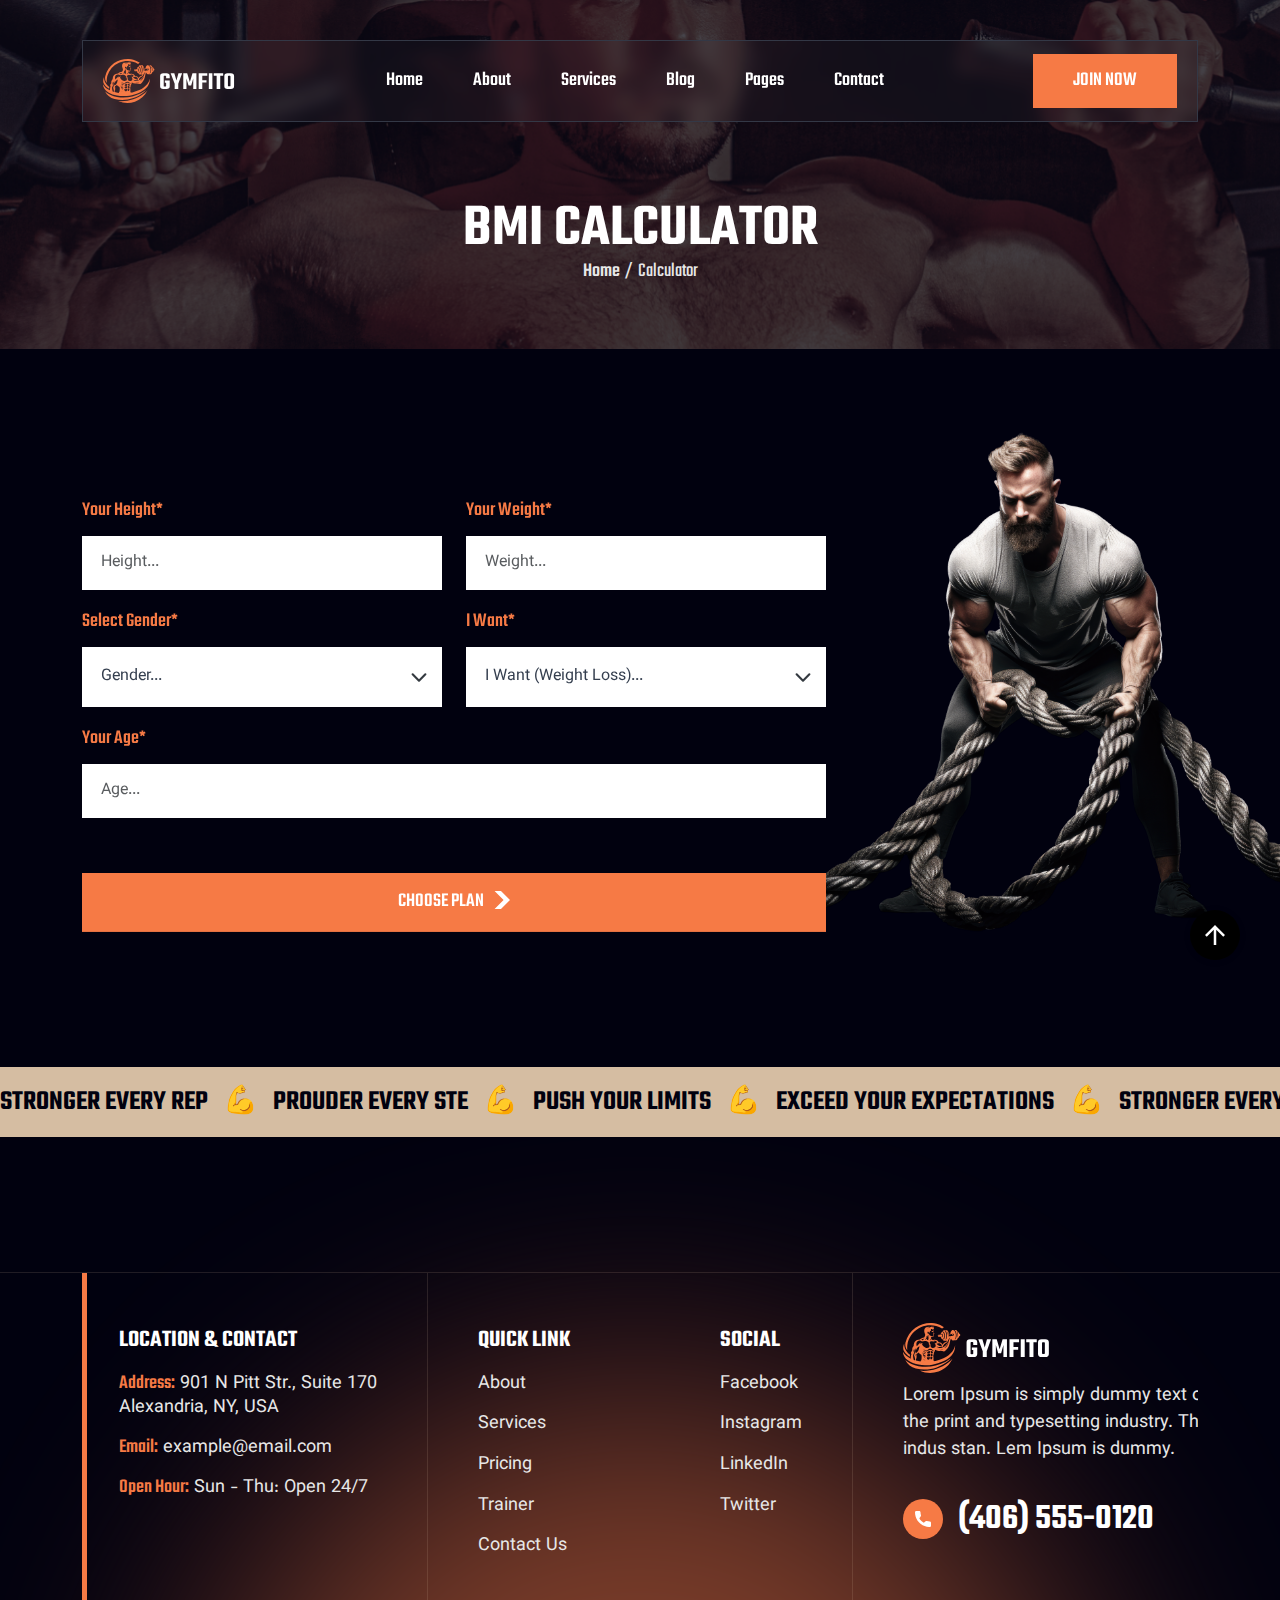
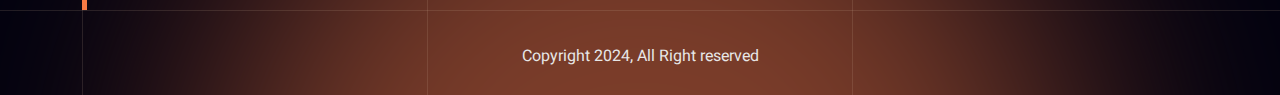
<file: bim-calculator.html>
<!DOCTYPE html>
<html class="no-js" lang="en">

<head>
    <!-- Meta Tags -->
    <meta charset="utf-8" />
    <meta http-equiv="x-ua-compatible" content="ie=edge" />
    <meta name="viewport" content="width=device-width, initial-scale=1" />
    <meta name="author" content="Thememarch" />
    <!-- Favicon Icon -->
    <link rel="icon" href="assets/img/favicon.svg" />
    <!-- Site Title -->
    <title>Gymfito - Fitness & Gym</title>
    <link rel="stylesheet" href="assets/css/plugins/bootstrap.min.css" />
    <link rel="stylesheet" href="assets/css/plugins/aos.css" />
    <link rel="stylesheet" href="assets/css/plugins/lightgallery.min.css" />
    <link rel="stylesheet" href="assets/css/plugins/swiper.min.css" />
    <link rel="stylesheet" href="assets/css/style.css" />
</head>

<body>


    <!-- Start Header Section -->
    <header class="ak-site_header ak-style1 ak-sticky_header">
        <div class="ak-main_header">
            <div class="container">
                <div class="ak-main_header_in">
                    <div class="ak-main-header-left">
                        <a class="ak-site_branding" href="index.html">
                            <img src="assets/img/logo.svg" alt="...">
                        </a>
                    </div>
                    <div class="ak-main-header-center">
                        <div class="ak-nav ak-medium">
                            <ul class="ak-nav_list">
                                <li>
                                    <a href="index.html">Home</a>
                                </li>
                                <li>
                                    <a href="about.html">About</a>
                                </li>
                                <li class="menu-item-has-children">
                                    <a href="services.html">Services</a>
                                    <ul>
                                        <li>
                                            <a href="services.html">Services</a>
                                        </li>

                                        <li>
                                            <a href="services-details.html">Services Details</a>
                                        </li>
                                    </ul>
                                </li>
                                <li class="menu-item-has-children">
                                    <a href="blog.html">Blog</a>
                                    <ul>
                                        <li>
                                            <a href="blog.html">Blog</a>
                                        </li>
                                        <li>
                                            <a href="blog-details.html">Blog Details</a>
                                        </li>
                                    </ul>
                                </li>
                                <li class="menu-item-has-children">
                                    <a href="#" class="nav-pages-item">Pages</a>
                                    <ul>
                                        <li>
                                            <a href="classes.html">Classes</a>
                                        </li>
                                        <li>
                                            <a href="classes-details.html">Classes Details</a>
                                        </li>
                                        <li>
                                            <a href="trainer.html">Trainer </a>
                                        </li>
                                        <li>
                                            <a href="trainer-details.html">Trainer Details</a>
                                        </li>
                                        <li>
                                            <a href="bim-calculator.html">Bmi Calculator</a>
                                        </li>
                                        <li>
                                            <a href="schedule.html">Schedule</a>
                                        </li>
                                        <li>
                                            <a href="pricing.html">Pricing</a>
                                        </li>
                                        <li>
                                            <a href="gallery.html">Gallery</a>
                                        </li>
                                    </ul>
                                </li>
                                <li>
                                    <a href="contact-us.html">Contact</a>
                                </li>
                            </ul>
                        </div>
                    </div>
                    <div class="ak-main-header-right">
                        <a href="classes.html" class="button-primary">
                            JOIN NOW
                        </a>
                    </div>
                </div>
            </div>
        </div>
    </header>
    <!-- End Header Section -->


    <!-- Start common page title  -->
    <div data-src="assets/img/common-page-img.png" class="ak-bg">
        <div class="ak-height-200 ak-height-lg-100"></div>
        <div class="container">
            <div class="common-page-title">
                <h2 class="page-title">BMI CALCULATOR</h2>
                <div class="page-subtitle">
                    <a href="">Home</a>
                    <p>/</p>
                    <p>Calculator </p>
                </div>
            </div>
        </div>
        <div class="ak-height-65 ak-height-lg-50"></div>
    </div>
    <!-- End common page title  -->


    <!-- Start Bim Calculation -->
    <div class="bim-calculation" data-aos="fade-up">
        <img src="assets/img/bim-calculator.png" class="bim-calculator-img" alt="...">
        <div class="ak-height-150 ak-height-lg-80"></div>
        <div class="container">
            <div class="col-md-8">
                <form class="row bim-calculator-from">
                    <div class="col-md-6">
                        <label for="Height" class="label">Your Height*</label>
                        <input class="form-control style1 type2" id="Height" name="height" type="text"
                            placeholder="Height...">
                    </div>
                    <div class="col-md-6">
                        <label for="Weight" class="label">Your Weight*</label>
                        <input class="form-control style1 type2" id="Weight" name="weight" type="text"
                            placeholder="Weight...">
                    </div>
                    <div class="col-md-6">
                        <label for="Gender" class="label">Select Gender*</label>
                        <select class="form-select style1 type2" id="Gender" name="gender"
                            aria-label="Default select example">
                            <option selected>Gender...</option>
                            <option value="1">Male</option>
                            <option value="2">Female</option>
                        </select>
                    </div>
                    <div class="col-md-6">
                        <label for="Want" class="label">I Want*</label>
                        <select class="form-select style1 type2" id="Want" name="want"
                            aria-label="Default select example">
                            <option selected>I Want (Weight Loss)...</option>
                            <option value="Weight Loss">Weight Loss</option>
                            <option value="Weight Gain">Weight Gain</option>
                        </select>
                    </div>
                    <div class="col-12">
                        <label for="Age" class="label">Your Age*</label>
                        <input class="form-control style1 type2" id="Age" name="age" type="text" placeholder="Age...">
                    </div>
                    <div class="ak-height-35 ak-height-lg-20"></div>
                    <div class="col-md-12">
                        <button type="submit" class="button-primary style_2 ak-center">
                            CHOOSE PLAN
                            <span class="icon"><svg xmlns="http://www.w3.org/2000/svg" width="16" height="20"
                                    viewBox="0 0 16 20" fill="none">
                                    <g clip-path="url(#clip0_1735_935)">
                                        <path fill-rule="evenodd" clip-rule="evenodd"
                                            d="M0.585999 18.938L9.586 9.93799L0.585999 0.937988H6.99073L15.9907 9.93799L6.99073 18.938H0.585999Z"
                                            fill="white"></path>
                                    </g>
                                    <defs>
                                        <clipPath id="clip0_1735_34593554">
                                            <rect width="16" height="19" fill="white" transform="translate(0 0.5)">
                                            </rect>
                                        </clipPath>
                                    </defs>
                                </svg>
                            </span>
                        </button>
                    </div>
                </form>
            </div>
        </div>
    </div>

    <!-- End Bim Calculation -->

    <!--Start Sliding Text  -->
    <div class="ak-height-135 ak-height-lg-80"></div>
    <section class="sliding-text type2">
        <div class="moving-section-wrap type2 ak-normal text-uppercase">
            <div class="moving-section-in">
                <div class="moving-section">
                    <h4 class="moving-text type2">
                        <span> Stronger every rep </span>
                        <span>💪</span>
                        <span> prouder every ste</span>
                        <span>💪</span>
                        <span>Push your limits</span>
                        <span>💪</span>
                        <span>Exceed your expectations</span>
                        <span>💪</span>
                        <span>Stronger every rep</span>
                        <span>💪</span>
                        <span> prouder every step</span>
                        <span>💪</span>
                        <span>Exceed your expectations</span>
                        <span>💪</span>
                        <span>Stronger every rep</span>
                        <span>💪</span>
                        <span> prouder every step</span>
                        <span>💪</span>

                    </h4>
                </div>
                <div class="moving-section">
                    <h4 class="moving-text type2">
                        <span> Stronger every rep </span>
                        <span>💪</span>
                        <span> prouder every ste</span>
                        <span>💪</span>
                        <span>Push your limits</span>
                        <span>💪</span>
                        <span>Exceed your expectations</span>
                        <span>💪</span>
                        <span>Stronger every rep</span>
                        <span>💪</span>
                        <span> prouder every step</span>
                        <span>💪</span>
                        <span>Exceed your expectations</span>
                        <span>💪</span>
                        <span>Stronger every rep</span>
                        <span>💪</span>
                        <span> prouder every step</span>
                    </h4>
                </div>
            </div>
        </div>
    </section>
    <!--End Sliding Text  -->

    <!-- Start Footer -->
    <div class="ak-height-135 ak-height-lg-80"></div>
    <footer class="footer">
        <img src="assets/img/footer_bg_light.svg" class="footer_bg_light" alt="...">
        <div class="border-footer-1"></div>
        <div class="container">
            <div class="footer style-1">
                <!-- <div class="border-footer-1"></div> -->
                <div class="location-contact">
                    <h5 class="title">LOCATION & CONTACT</h5>
                    <p class="address"><span>Address:</span> 901 N Pitt Str., Suite 170
                        <br> Alexandria, NY, USA
                    </p>
                    <a href="mailto:example@email.com" class="email"><span>Email:</span> example@email.com</a>
                    <p><span class="time">Open Hour:</span> Sun - Thu: Open 24/7</p>
                </div>

                <div class="link-social">
                    <div class="link">
                        <h5 class="title">QUICK LINK</h5>
                        <a href="about.html">About</a>
                        <a href="services.html">Services</a>
                        <a href="pricing.html">Pricing</a>
                        <a href="trainer.html">Trainer</a>
                        <a href="contact-us.html">Contact Us</a>
                    </div>
                    <div class="social">
                        <h5 class="title">SOCIAL</h5>
                        <a href="https://www.facebook.com/">Facebook</a>
                        <a href="https://www.instagram.com/">Instagram</a>
                        <a href="https://www.linkedin.com/">LinkedIn</a>
                        <a href="https://x.com/">Twitter</a>
                    </div>
                </div>

                <div class="logo-footer">
                    <div class="logo">
                        <img src="assets/img/logo.svg" alt="logo">
                    </div>
                    <p class="desp">Lorem Ipsum is simply dummy text of the print and typesetting industry. The
                        indus stan. Lem Ipsum
                        is dummy.</p>
                    <a href="tel:(406)5550120" class="phone">
                        <div class="icon">
                            <svg width="40" height="41" viewBox="0 0 40 41" fill="none"
                                xmlns="http://www.w3.org/2000/svg">
                                <circle cx="20" cy="20.0137" r="20" fill="#F67A45" />
                                <g clip-path="url(#clip0_2083_460)">
                                    <path
                                        d="M26.7162 22.5158C25.7366 22.5158 24.7748 22.3626 23.8633 22.0614C23.4167 21.9091 22.8676 22.0488 22.595 22.3288L20.796 23.6869C18.7096 22.5732 17.4245 21.2884 16.326 19.2177L17.6441 17.4655C17.9865 17.1235 18.1094 16.624 17.9622 16.1552C17.6597 15.239 17.506 14.2776 17.506 13.2976C17.5061 12.5896 16.9301 12.0137 16.2222 12.0137H13.2839C12.576 12.0137 12 12.5896 12 13.2975C12 21.4121 18.6016 28.0137 26.7162 28.0137C27.4241 28.0137 28 27.4377 28 26.7298V23.7997C28 23.0918 27.424 22.5158 26.7162 22.5158Z"
                                        fill="white" />
                                </g>
                                <defs>
                                    <clipPath id="clip0_2083_460">
                                        <rect width="16" height="16" fill="white" transform="translate(12 12.0137)" />
                                    </clipPath>
                                </defs>
                            </svg>
                        </div>
                        <h3 class="title">(406) 555-0120</h3>
                    </a>
                </div>
            </div>
        </div>
        <div class="border-footer-2"></div>
        <div class="copyright-text">
            <p>Copyright 2024, All Right reserved</p>
        </div>
    </footer>
    <!-- End Footer -->

    <span class="ak-scrollup">
        <svg width="20" height="20" viewBox="0 0 20 20" fill="none" xmlns="http://www.w3.org/2000/svg">
            <path d="M0 10L1.7625 11.7625L8.75 4.7875V20H11.25V4.7875L18.225 11.775L20 10L10 0L0 10Z"
                fill="currentColor" />
        </svg>
    </span>
    <!-- Start Video Popup -->
    <div class="ak-video-popup">
        <div class="ak-video-popup-overlay"></div>
        <div class="ak-video-popup-content">
            <div class="ak-video-popup-layer"></div>
            <div class="ak-video-popup-container">
                <div class="ak-video-popup-align">
                    <div class="embed-responsive embed-responsive-16by9">
                        <iframe class="embed-responsive-item" src="about:blank"></iframe>
                    </div>
                </div>
                <div class="ak-video-popup-close"></div>
            </div>
        </div>
    </div>
    <!-- End Video Popup -->
    <!-- Script -->
    <script src="assets/js/plugins/jquery-3.7.1.min.js"></script>
    <script src="assets/js/plugins/aos.js"></script>
    <script src="assets/js/plugins/lightgallery.min.js"></script>
    <script src="assets/js/plugins/swiper.min.js"></script>
    <script src="assets/js/main.js"></script>
</body>

</html>
</file>
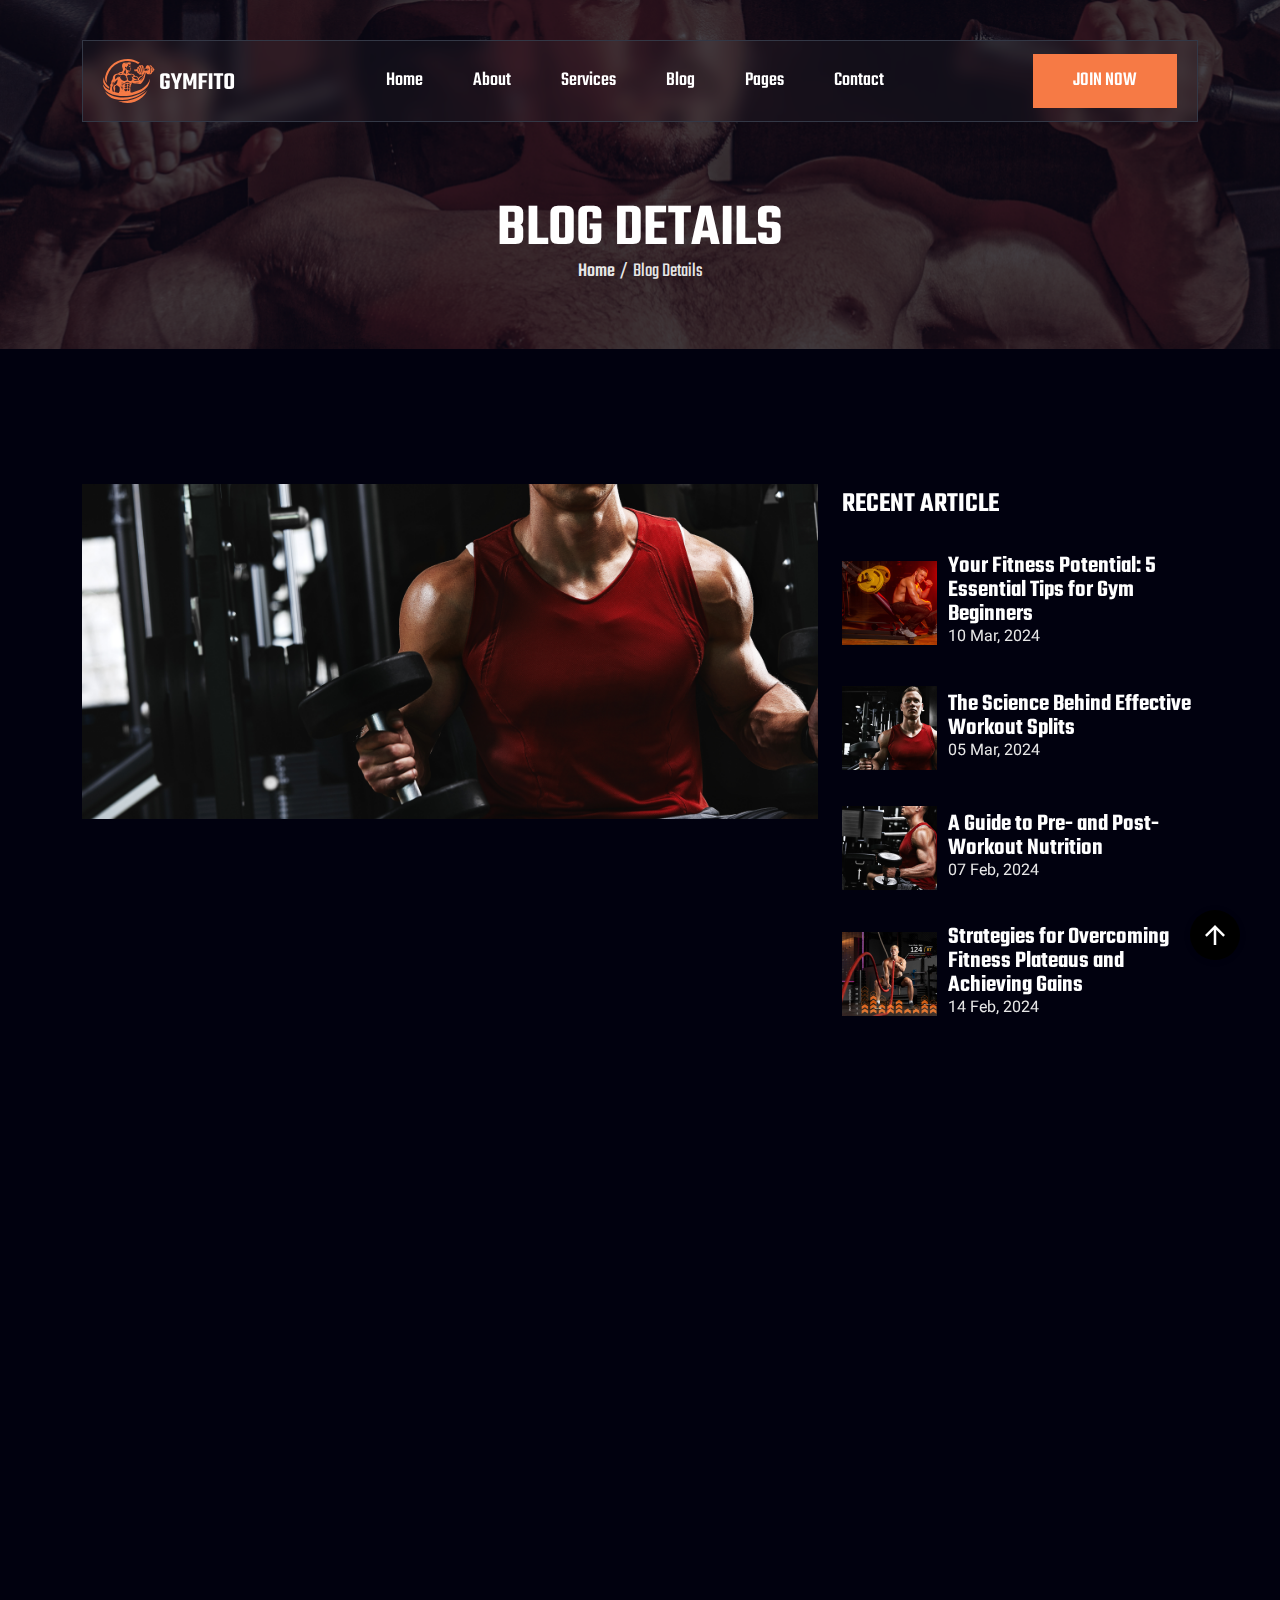
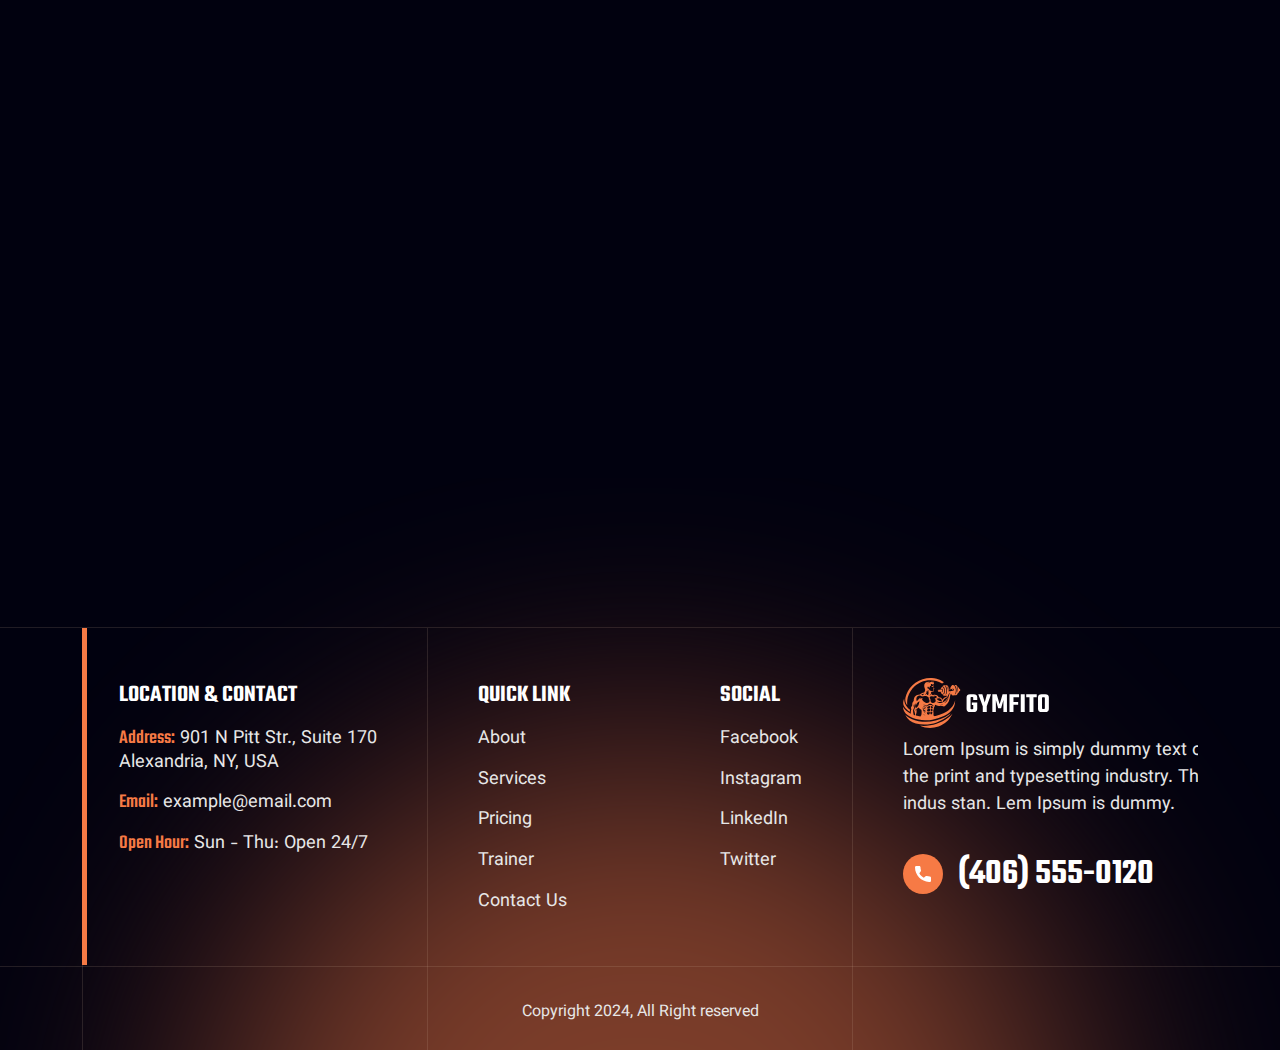
<file: blog-details.html>
<!DOCTYPE html>
<html class="no-js" lang="en">

<head>
    <!-- Meta Tags -->
    <meta charset="utf-8" />
    <meta http-equiv="x-ua-compatible" content="ie=edge" />
    <meta name="viewport" content="width=device-width, initial-scale=1" />
    <meta name="author" content="Thememarch" />
    <!-- Favicon Icon -->
    <link rel="icon" href="assets/img/favicon.svg" />
    <!-- Site Title -->
    <title>Gymfito - Fitness & Gym</title>
    <link rel="stylesheet" href="assets/css/plugins/bootstrap.min.css" />
    <link rel="stylesheet" href="assets/css/plugins/aos.css" />
    <link rel="stylesheet" href="assets/css/plugins/lightgallery.min.css" />
    <link rel="stylesheet" href="assets/css/plugins/swiper.min.css" />
    <link rel="stylesheet" href="assets/css/style.css" />
</head>

<body>


    <!-- Start Header Section -->
    <header class="ak-site_header ak-style1 ak-sticky_header">
        <div class="ak-main_header">
            <div class="container">
                <div class="ak-main_header_in">
                    <div class="ak-main-header-left">
                        <a class="ak-site_branding" href="index.html">
                            <img src="assets/img/logo.svg" alt="..." />
                        </a>
                    </div>
                    <div class="ak-main-header-center">
                        <div class="ak-nav ak-medium">
                            <ul class="ak-nav_list">
                                <li>
                                    <a href="index.html">Home</a>
                                </li>
                                <li>
                                    <a href="about.html">About</a>
                                </li>
                                <li class="menu-item-has-children">
                                    <a href="services.html">Services</a>
                                    <ul>
                                        <li>
                                            <a href="services.html">Services</a>
                                        </li>

                                        <li>
                                            <a href="services-details.html">Services Details</a>
                                        </li>
                                    </ul>
                                </li>
                                <li class="menu-item-has-children">
                                    <a href="blog.html">Blog</a>
                                    <ul>
                                        <li>
                                            <a href="blog.html">Blog</a>
                                        </li>
                                        <li>
                                            <a href="blog-details.html">Blog Details</a>
                                        </li>
                                    </ul>
                                </li>
                                <li class="menu-item-has-children">
                                    <a href="#" class="nav-pages-item">Pages</a>
                                    <ul>
                                        <li>
                                            <a href="classes.html">Classes</a>
                                        </li>
                                        <li>
                                            <a href="classes-details.html">Classes Details</a>
                                        </li>
                                        <li>
                                            <a href="trainer.html">Trainer </a>
                                        </li>
                                        <li>
                                            <a href="trainer-details.html">Trainer Details</a>
                                        </li>
                                        <li>
                                            <a href="bim-calculator.html">Bmi Calculator</a>
                                        </li>
                                        <li>
                                            <a href="schedule.html">Schedule</a>
                                        </li>
                                        <li>
                                            <a href="pricing.html">Pricing</a>
                                        </li>
                                        <li>
                                            <a href="gallery.html">Gallery</a>
                                        </li>
                                    </ul>
                                </li>
                                <li>
                                    <a href="contact-us.html">Contact</a>
                                </li>
                            </ul>
                        </div>
                    </div>
                    <div class="ak-main-header-right">
                        <a href="classes.html" class="button-primary"> JOIN NOW </a>
                    </div>
                </div>
            </div>
        </div>
    </header>
    <!-- End Header Section -->

    <!-- Start common page title  -->
    <div data-src="assets/img/common-page-img.png" class="ak-bg">
        <div class="ak-height-200 ak-height-lg-100"></div>
        <div class="container">
            <div class="common-page-title">
                <h2 class="page-title">Blog Details</h2>
                <div class="page-subtitle">
                    <a href="">Home</a>
                    <p>/</p>
                    <p>Blog Details</p>
                </div>
            </div>
        </div>
        <div class="ak-height-65 ak-height-lg-50"></div>
    </div>
    <!-- End common page title  -->


    <!-- Start Blog Details -->
    <div class="ak-height-135 ak-height-lg-80"></div>
    <div class="container position-relative z-3">
        <div class="row">
            <div class="col-lg-8 col-md-7">
                <div class="blog-details-left-content">
                    <img src="assets/img/blog-detials-top.png" alt="..." class="img-fluid" data-aos="fade-up">
                    <div class="ak-height-25 ak-height-lg-25"></div>
                    <p class="ak-font-20 ak-primary-font mb-3" data-aos="fade-up">5th March 2024</p>
                    <h3 class="blog-details-title" data-aos="fade-up">Achieve Your Fitness Goals with Our Comprehensive
                        Gym Fitness
                        Services</h3>
                    <div class="ak-height-30 ak-height-lg-30"></div>
                    <p class="blog-details" data-aos="fade-up">Welcome to our gym's official blog! We're thrilled to
                        have you here as we
                        embark on
                        a journey
                        towards better health, strength, and vitality. At our gym, we believe that fitness is not just a
                        hobby but a way of life. Whether you're a seasoned athlete or a beginner taking the first steps
                        towards your fitness journey.
                        <br> <br> <br>
                        We've got something for everyone. In this blog, we'll be sharing valuable insights, tips, and
                        resources to help you maximize your gym experience and achieve your fitness goals.
                    </p>
                    <div class="ak-height-40 ak-height-lg-30"></div>
                    <h5 class="blog-details-short-title" data-aos="fade-up">Workout Tips and Techniques:</h5>
                    <p class="blog-details" data-aos="fade-up">Achieving your fitness goals can sometimes feel daunting,
                        but fear not – our
                        team of certified
                        personal trainers is here to guide and support you every step of the way. Whether you're looking
                        to lose weight, build muscle, or improve your overall fitness, our trainers will work closely
                        with you to develop a customized workout plan tailored to your specific goals and abilities.</p>
                    <div class="ak-height-40 ak-height-lg-30"></div>
                    <h5 class="blog-details-short-title" data-aos="fade-up">Nutrition and Diet Advice:</h5>
                    <p class="blog-details" data-aos="fade-up">We believe that nutrition plays a crucial role in
                        achieving optimal fitness
                        and overall well-being. That's why we offer nutritional guidance and support to help you make
                        informed choices about your diet. Whether you're looking to lose weight, gain muscle.</p>

                    <div class="ak-height-40 ak-height-lg-30"></div>
                    <img src="assets/img/blog-detials-bottom.png" alt="..." class="img-fluid" data-aos="fade-up">
                    <div class="ak-height-40 ak-height-lg-30"></div>
                    <p class="blog-details" data-aos="fade-up">Thank you for taking the time to learn more about [Gym
                        Name] and how we can
                        help you achieve your
                        fitness goals. With our state-of-the-art facilities, expert personal training services, diverse
                        group fitness classes, nutritional guidance, and supportive community, there's no limit to what
                        you can accomplish. So why wait? Join us today and take the first step towards a healthier,
                        happier you!</p>
                    <div class="ak-height-40 ak-height-lg-30"></div>
                    <a href="https://www.facebook.com/" class="secondary-btn type2 z-3 position-relative"
                        data-aos="fade-up">
                        <span>
                            SHARE LINK
                        </span>
                        <svg xmlns="http://www.w3.org/2000/svg" width="13" height="15" viewBox="0 0 13 15" fill="none">
                            <g clip-path="url(#clip0_2079_307)">
                                <path fill-rule="evenodd" clip-rule="evenodd"
                                    d="M0.695312 13.8691L7.32689 7.23754L0.695312 0.605957H5.41459L12.0462 7.23754L5.41459 13.8691H0.695312Z"
                                    fill="white"></path>
                            </g>
                            <defs>
                                <clipPath id="clip0_2079_307">
                                    <rect width="11.7895" height="14" fill="white"
                                        transform="translate(0.263428 0.283203)"></rect>
                                </clipPath>
                            </defs>
                        </svg>
                    </a>

                </div>
                <div class="ak-height-0 ak-height-lg-80"></div>
            </div>
            <div class="col-lg-4 col-md-5">
                <h4 class="recent-post-title" data-aos="fade-left">Recent Article</h4>
                <div class="recent-posts" data-aos="fade-left">
                    <a href="blog-details.html" class="recent-post">
                        <div class="recent-post-img">
                            <img src="assets/img/recent_post_1.png" alt="..." class="img-fluid">
                        </div>

                        <div class="recent-post-info">
                            <h5 class="title">Your Fitness Potential: 5 Essential Tips for Gym Beginners</h5>
                            <p class="date">10 Mar, 2024</p>
                        </div>
                    </a>
                    <a href="blog-details.html" class="recent-post">
                        <div class="recent-post-img">
                            <img src="assets/img/recent_post_2.png" alt="..." class="img-fluid">
                        </div>
                        <div class="recent-post-info">
                            <h5 class="title">The Science Behind Effective Workout Splits</h5>
                            <p class="date">05 Mar, 2024</p>
                        </div>
                    </a>
                    <a href="blog-details.html" class="recent-post">
                        <div class="recent-post-img">
                            <img src="assets/img/recent_post_3.png" alt="..." class="img-fluid">
                        </div>
                        <div class="recent-post-info">
                            <h5 class="title">A Guide to Pre- and Post-Workout Nutrition</h5>
                            <p class="date">07 Feb, 2024</p>
                        </div>
                    </a>
                    <a href="blog-details.html" class="recent-post">
                        <div class="recent-post-img">
                            <img src="assets/img/recent_post_4.png" alt="..." class="img-fluid">
                        </div>
                        <div class="recent-post-info">
                            <h5 class="title">Strategies for Overcoming Fitness Plateaus and Achieving Gains</h5>
                            <p class="date">14 Feb, 2024</p>
                        </div>
                    </a>
                </div>
                <div class="ak-height-30 ak-height-lg-30"></div>
                <h4 class="recent-post-title" data-aos="fade-left">Comments (03)</h4>
                <div class="comments" data-aos="fade-left">
                    <div class="comment-user">
                        <div class="user-info">
                            <img src="assets/img/user.png" alt="..." class="user-img">
                            <div>
                                <h6 class="user-name">Thomas J. Weingarten</h6>
                                <p class="time">2 hours ago</p>
                            </div>
                        </div>
                        <p class="comment-text">
                            We believe that nutrition plays a crucial role in achieving overall
                            well-being.
                        </p>
                        <div class="d-flex gap-2">
                            <a href="#"
                                class="ak-primary-color ak-primary-font ak-font-20 ak-white-color-hover">Replay</a>
                            <span>
                                <svg xmlns="http://www.w3.org/2000/svg" width="16" height="14" viewBox="0 0 16 14"
                                    fill="none">
                                    <path
                                        d="M1 5.46741H8.5C10.0913 5.46741 11.6174 6.09955 12.7426 7.22477C13.8679 8.34998 14.5 9.87611 14.5 11.4674V12.9674M1 5.46741L5.5 9.96741M1 5.46741L5.5 0.967407"
                                        stroke="#F67A45" stroke-width="1.5" stroke-linecap="round"
                                        stroke-linejoin="round" />
                                </svg>
                            </span>
                        </div>
                    </div>
                    <div class="comment-user ms-5">
                        <div class="user-info">
                            <img src="assets/img/user_2.png" alt="..." class="user-img">
                            <div>
                                <h6 class="user-name">Thomas J. Weingarten</h6>
                                <p class="time">2 hours ago</p>
                            </div>
                        </div>
                        <p class="comment-text">
                            We believe that nutrition plays a crucial role in achieving overall
                            well-being.
                        </p>
                        <div class="d-flex gap-2">
                            <a href="#"
                                class="ak-primary-color ak-primary-font ak-font-20 ak-white-color-hover">Replay</a>
                            <span>
                                <svg xmlns="http://www.w3.org/2000/svg" width="16" height="14" viewBox="0 0 16 14"
                                    fill="none">
                                    <path
                                        d="M1 5.46741H8.5C10.0913 5.46741 11.6174 6.09955 12.7426 7.22477C13.8679 8.34998 14.5 9.87611 14.5 11.4674V12.9674M1 5.46741L5.5 9.96741M1 5.46741L5.5 0.967407"
                                        stroke="#F67A45" stroke-width="1.5" stroke-linecap="round"
                                        stroke-linejoin="round" />
                                </svg>
                            </span>
                        </div>
                    </div>
                    <div class="comment-user">
                        <div class="user-info">
                            <img src="assets/img/user.png" alt="..." class="user-img">
                            <div>
                                <h6 class="user-name">Thomas J. Weingarten</h6>
                                <p class="time">2 hours ago</p>
                            </div>
                        </div>
                        <p class="comment-text">
                            We believe that nutrition plays a crucial role in achieving overall
                            well-being.
                        </p>
                        <div class="d-flex gap-2">
                            <a href="#"
                                class="ak-primary-color ak-primary-font ak-font-20 ak-white-color-hover">Replay</a>
                            <span>
                                <svg xmlns="http://www.w3.org/2000/svg" width="16" height="14" viewBox="0 0 16 14"
                                    fill="none">
                                    <path
                                        d="M1 5.46741H8.5C10.0913 5.46741 11.6174 6.09955 12.7426 7.22477C13.8679 8.34998 14.5 9.87611 14.5 11.4674V12.9674M1 5.46741L5.5 9.96741M1 5.46741L5.5 0.967407"
                                        stroke="#F67A45" stroke-width="1.5" stroke-linecap="round"
                                        stroke-linejoin="round" />
                                </svg>
                            </span>
                        </div>
                    </div>
                </div>
                <h4 class="recent-post-title" data-aos="fade-left">Post A Comment</h4>
                <div class="position-relative z-3" data-aos="fade-left">
                    <form>
                        <input class="form-control style1 color2 type2" type="text" name="name" placeholder="Name">
                        <input type="email" name="email" class="form-control style1 color2 type2" placeholder="Email">
                        <textarea class="form-control style1 color2 type2" placeholder="Comment" name="comment"
                            id="Comment" rows="5"></textarea>
                        <button type="submit" class="button-primary">
                            <span>POST COMMENT</span>
                            <span class="icon"><svg xmlns="http://www.w3.org/2000/svg" width="16" height="20"
                                    viewBox="0 0 16 20" fill="none">
                                    <g clip-path="url(#clip0_1735_935)">
                                        <path fill-rule="evenodd" clip-rule="evenodd"
                                            d="M0.585999 18.938L9.586 9.93799L0.585999 0.937988H6.99073L15.9907 9.93799L6.99073 18.938H0.585999Z"
                                            fill="white"></path>
                                    </g>
                                    <defs>
                                        <clipPath id="clip0_1735_935">
                                            <rect width="16" height="19" fill="white" transform="translate(0 0.5)">
                                            </rect>
                                        </clipPath>
                                    </defs>
                                </svg>
                            </span>
                        </button>
                    </form>
                </div>
            </div>
        </div>
    </div>
    <!-- End Blog Details -->


    <!-- Start Footer -->
    <div class="ak-height-135 ak-height-lg-80"></div>
    <footer class="footer">
        <img src="assets/img/footer_bg_light.svg" class="footer_bg_light" alt="...">
        <div class="border-footer-1"></div>
        <div class="container">
            <div class="footer style-1">
                <!-- <div class="border-footer-1"></div> -->
                <div class="location-contact">
                    <h5 class="title">LOCATION & CONTACT</h5>
                    <p class="address"><span>Address:</span> 901 N Pitt Str., Suite 170
                        <br> Alexandria, NY, USA
                    </p>
                    <a href="mailto:example@email.com" class="email"><span>Email:</span> example@email.com</a>
                    <p><span class="time">Open Hour:</span> Sun - Thu: Open 24/7</p>
                </div>

                <div class="link-social">
                    <div class="link">
                        <h5 class="title">QUICK LINK</h5>
                        <a href="about.html">About</a>
                        <a href="services.html">Services</a>
                        <a href="pricing.html">Pricing</a>
                        <a href="trainer.html">Trainer</a>
                        <a href="contact-us.html">Contact Us</a>
                    </div>
                    <div class="social">
                        <h5 class="title">SOCIAL</h5>
                        <a href="https://www.facebook.com/">Facebook</a>
                        <a href="https://www.instagram.com/">Instagram</a>
                        <a href="https://www.linkedin.com/">LinkedIn</a>
                        <a href="https://x.com/">Twitter</a>
                    </div>
                </div>

                <div class="logo-footer">
                    <div class="logo">
                        <img src="assets/img/logo.svg" alt="logo">
                    </div>
                    <p class="desp">Lorem Ipsum is simply dummy text of the print and typesetting industry. The
                        indus stan. Lem Ipsum
                        is dummy.</p>
                    <a href="tel:(406)5550120" class="phone">
                        <span class="icon">
                            <svg width="40" height="41" viewBox="0 0 40 41" fill="none"
                                xmlns="http://www.w3.org/2000/svg">
                                <circle cx="20" cy="20.0137" r="20" fill="#F67A45" />
                                <g clip-path="url(#clip0_2083_460)">
                                    <path
                                        d="M26.7162 22.5158C25.7366 22.5158 24.7748 22.3626 23.8633 22.0614C23.4167 21.9091 22.8676 22.0488 22.595 22.3288L20.796 23.6869C18.7096 22.5732 17.4245 21.2884 16.326 19.2177L17.6441 17.4655C17.9865 17.1235 18.1094 16.624 17.9622 16.1552C17.6597 15.239 17.506 14.2776 17.506 13.2976C17.5061 12.5896 16.9301 12.0137 16.2222 12.0137H13.2839C12.576 12.0137 12 12.5896 12 13.2975C12 21.4121 18.6016 28.0137 26.7162 28.0137C27.4241 28.0137 28 27.4377 28 26.7298V23.7997C28 23.0918 27.424 22.5158 26.7162 22.5158Z"
                                        fill="white" />
                                </g>
                                <defs>
                                    <clipPath id="clip0_2083_460">
                                        <rect width="16" height="16" fill="white" transform="translate(12 12.0137)" />
                                    </clipPath>
                                </defs>
                            </svg>
                        </span>
                        <h3 class="title">(406) 555-0120</h3>
                    </a>
                </div>
            </div>
        </div>
        <div class="border-footer-2"></div>
        <div class="copyright-text">
            <p>Copyright 2024, All Right reserved</p>
        </div>
    </footer>
    <!-- End Footer -->

    <span class="ak-scrollup">
        <svg width="20" height="20" viewBox="0 0 20 20" fill="none" xmlns="http://www.w3.org/2000/svg">
            <path d="M0 10L1.7625 11.7625L8.75 4.7875V20H11.25V4.7875L18.225 11.775L20 10L10 0L0 10Z"
                fill="currentColor" />
        </svg>
    </span>
    <!-- Start Video Popup -->
    <div class="ak-video-popup">
        <div class="ak-video-popup-overlay"></div>
        <div class="ak-video-popup-content">
            <div class="ak-video-popup-layer"></div>
            <div class="ak-video-popup-container">
                <div class="ak-video-popup-align">
                    <div class="embed-responsive embed-responsive-16by9">
                        <iframe class="embed-responsive-item" src="about:blank"></iframe>
                    </div>
                </div>
                <div class="ak-video-popup-close"></div>
            </div>
        </div>
    </div>
    <!-- End Video Popup -->

    <!-- Script -->
    <script src="assets/js/plugins/jquery-3.7.1.min.js"></script>
    <script src="assets/js/plugins/aos.js"></script>
    <script src="assets/js/plugins/lightgallery.min.js"></script>
    <script src="assets/js/plugins/swiper.min.js"></script>
    <script src="assets/js/main.js"></script>
</body>

</html>
</file>
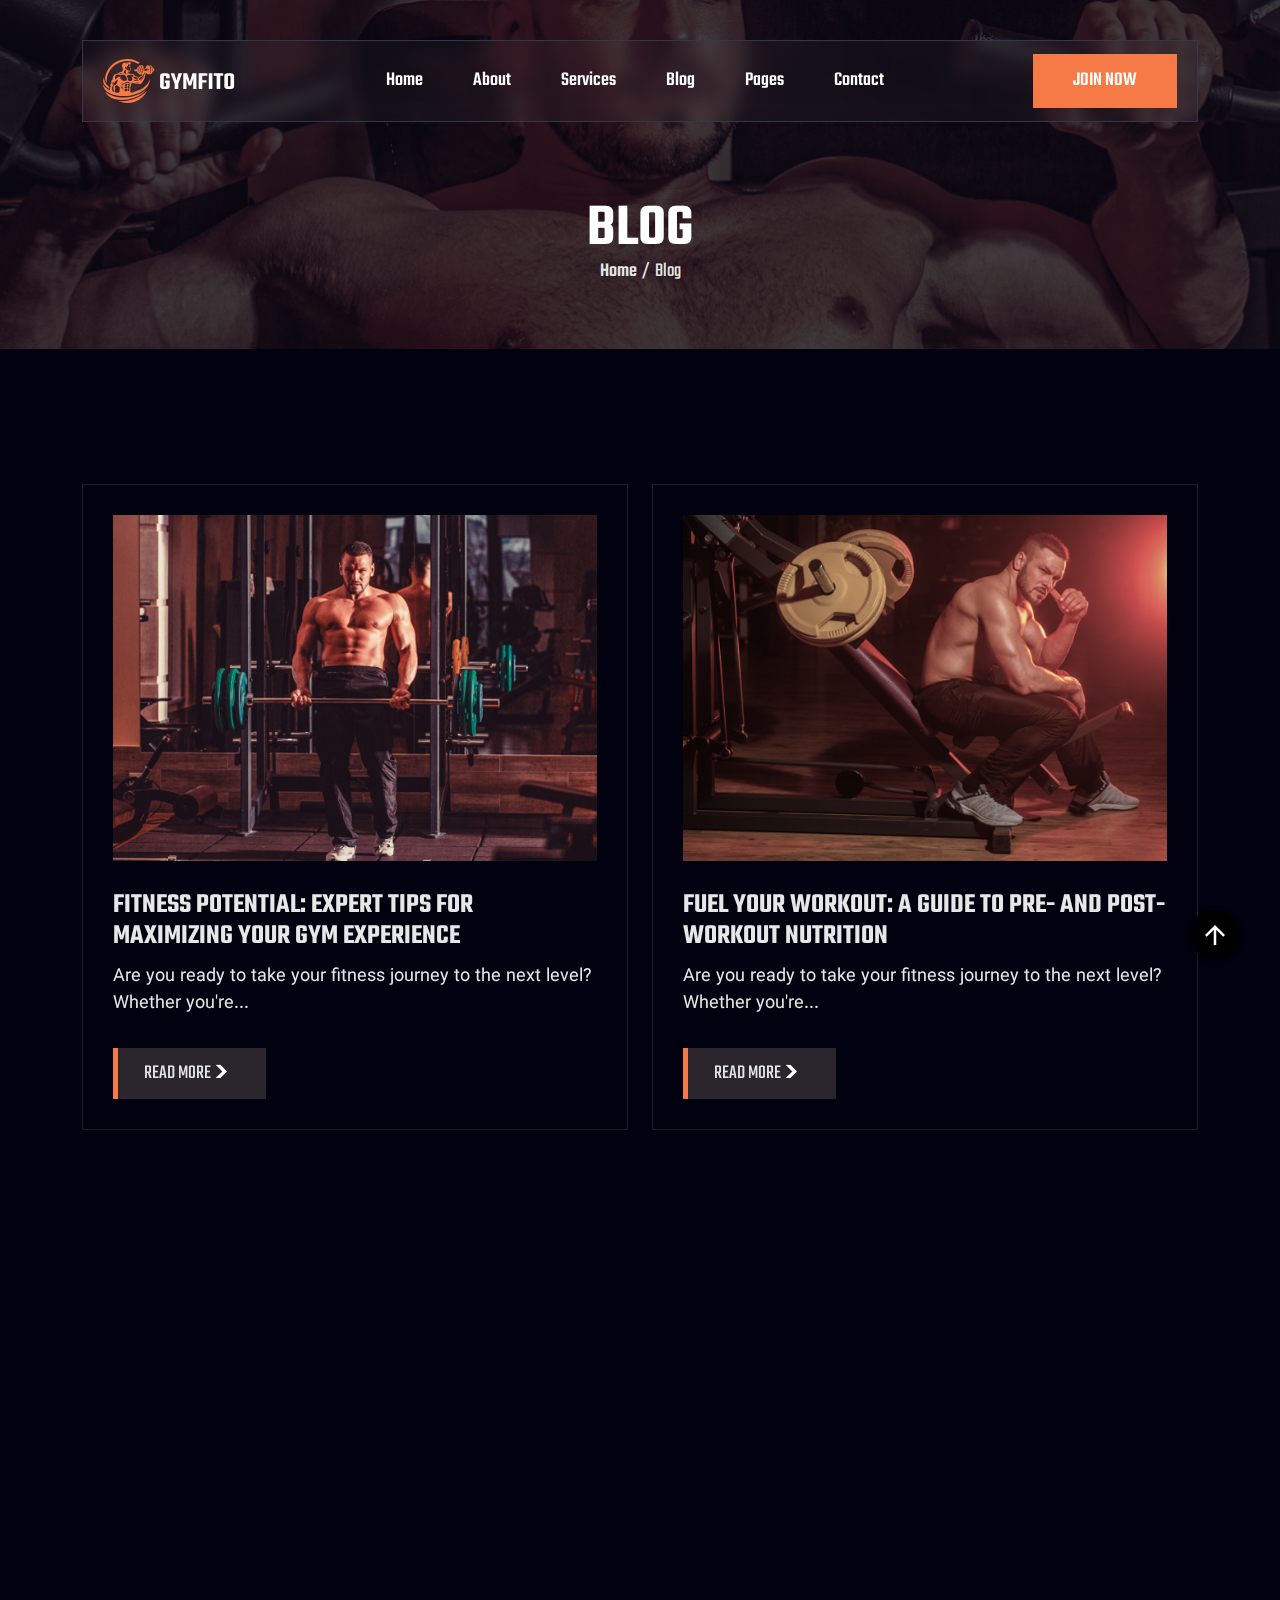
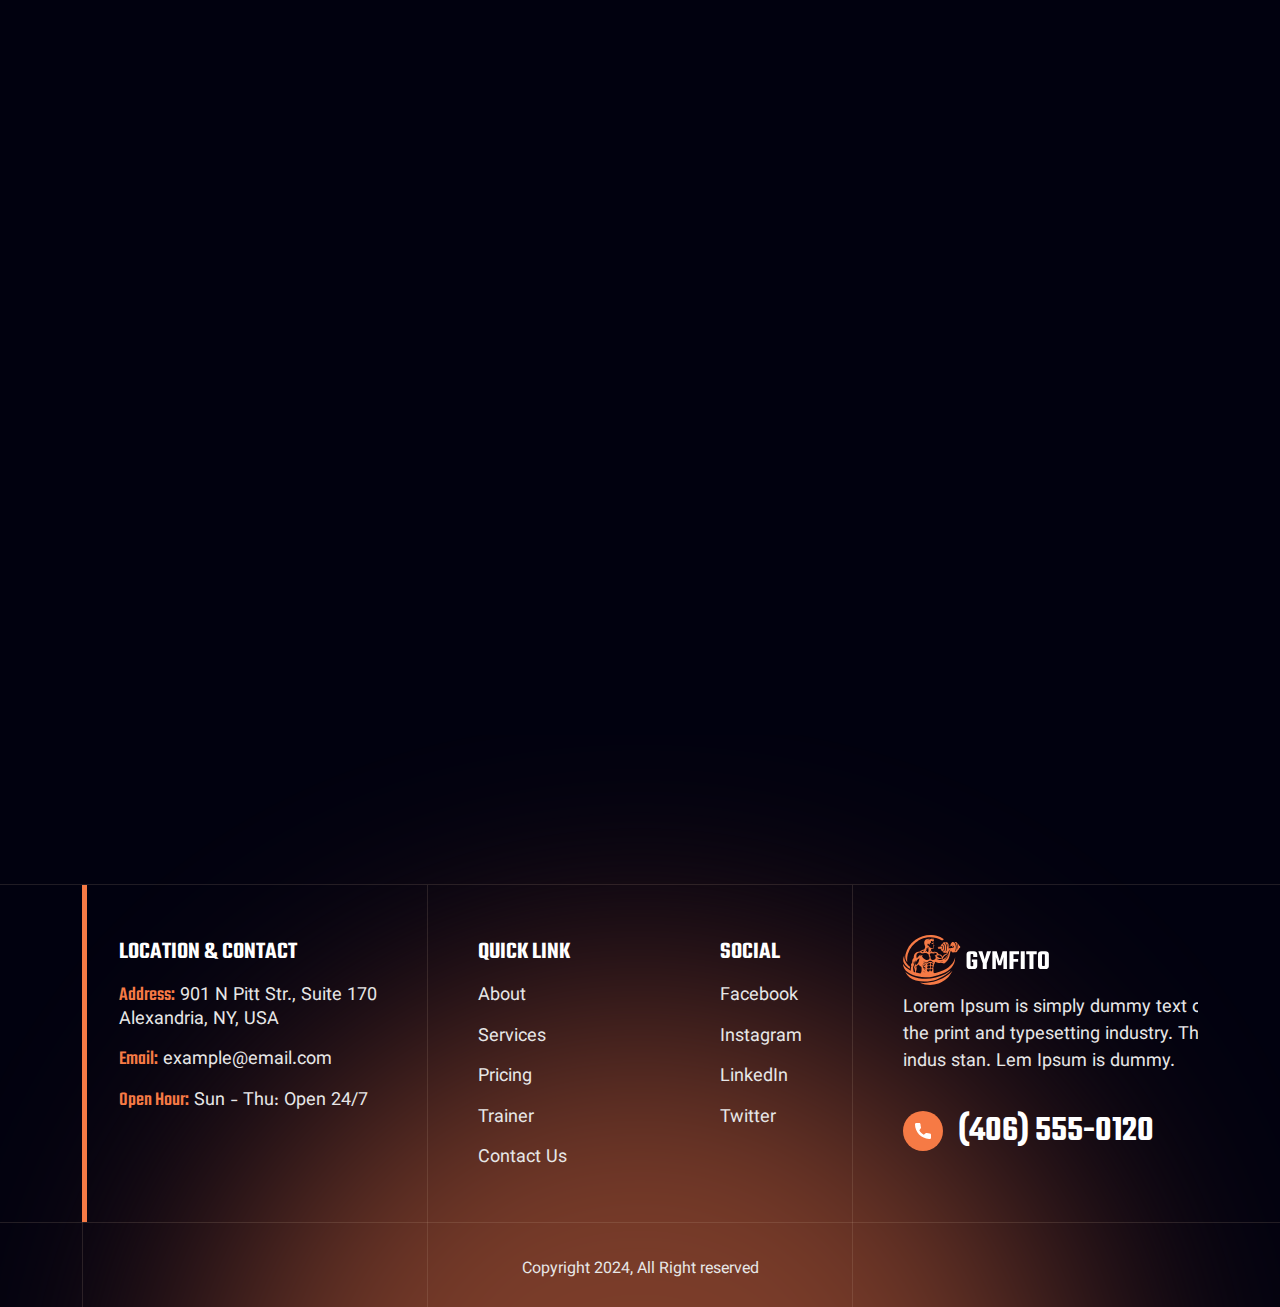
<file: blog.html>
<!DOCTYPE html>
<html class="no-js" lang="en">

<head>
    <!-- Meta Tags -->
    <meta charset="utf-8" />
    <meta http-equiv="x-ua-compatible" content="ie=edge" />
    <meta name="viewport" content="width=device-width, initial-scale=1" />
    <meta name="author" content="Thememarch" />
    <!-- Favicon Icon -->
    <link rel="icon" href="assets/img/favicon.svg" />
    <!-- Site Title -->
    <title>Gymfito - Fitness & Gym</title>
    <link rel="stylesheet" href="assets/css/plugins/bootstrap.min.css" />
    <link rel="stylesheet" href="assets/css/plugins/aos.css" />
    <link rel="stylesheet" href="assets/css/plugins/lightgallery.min.css" />
    <link rel="stylesheet" href="assets/css/plugins/swiper.min.css" />
    <link rel="stylesheet" href="assets/css/style.css" />
</head>

<body>


    <!-- Start Header Section -->
    <header class="ak-site_header ak-style1 ak-sticky_header">
        <div class="ak-main_header">
            <div class="container">
                <div class="ak-main_header_in">
                    <div class="ak-main-header-left">
                        <a class="ak-site_branding" href="index.html">
                            <img src="assets/img/logo.svg" alt="..." />
                        </a>
                    </div>
                    <div class="ak-main-header-center">
                        <div class="ak-nav ak-medium">
                            <ul class="ak-nav_list">
                                <li>
                                    <a href="index.html">Home</a>
                                </li>
                                <li>
                                    <a href="about.html">About</a>
                                </li>
                                <li class="menu-item-has-children">
                                    <a href="services.html">Services</a>
                                    <ul>
                                        <li>
                                            <a href="services.html">Services</a>
                                        </li>

                                        <li>
                                            <a href="services-details.html">Services Details</a>
                                        </li>
                                    </ul>
                                </li>
                                <li class="menu-item-has-children">
                                    <a href="blog.html">Blog</a>
                                    <ul>
                                        <li>
                                            <a href="blog.html">Blog</a>
                                        </li>
                                        <li>
                                            <a href="blog-details.html">Blog Details</a>
                                        </li>
                                    </ul>
                                </li>
                                <li class="menu-item-has-children">
                                    <a href="#" class="nav-pages-item">Pages</a>
                                    <ul>
                                        <li>
                                            <a href="classes.html">Classes</a>
                                        </li>
                                        <li>
                                            <a href="classes-details.html">Classes Details</a>
                                        </li>
                                        <li>
                                            <a href="trainer.html">Trainer </a>
                                        </li>
                                        <li>
                                            <a href="trainer-details.html">Trainer Details</a>
                                        </li>
                                        <li>
                                            <a href="bim-calculator.html">Bmi Calculator</a>
                                        </li>
                                        <li>
                                            <a href="schedule.html">Schedule</a>
                                        </li>
                                        <li>
                                            <a href="pricing.html">Pricing</a>
                                        </li>
                                        <li>
                                            <a href="gallery.html">Gallery</a>
                                        </li>
                                    </ul>
                                </li>
                                <li>
                                    <a href="contact-us.html">Contact</a>
                                </li>
                            </ul>
                        </div>
                    </div>
                    <div class="ak-main-header-right">
                        <a href="classes.html" class="button-primary"> JOIN NOW </a>
                    </div>
                </div>
            </div>
        </div>
    </header>
    <!-- End Header Section -->

    <!-- Start common page title  -->
    <div data-src="assets/img/common-page-img.png" class="ak-bg">
        <div class="ak-height-200 ak-height-lg-100"></div>
        <div class="container">
            <div class="common-page-title">
                <h2 class="page-title">Blog</h2>
                <div class="page-subtitle">
                    <a href="">Home</a>
                    <p>/</p>
                    <p>Blog</p>
                </div>
            </div>
        </div>
        <div class="ak-height-65 ak-height-lg-50"></div>
    </div>
    <!-- End common page title  -->


    <!-- Start Post Blog  -->
    <div class="ak-height-135 ak-height-lg-80"></div>
    <div class="container">
        <div class="row g-4">
            <div class="col-md-6" data-aos="fade-up">
                <div class="post-card style2">
                    <div class="post-content">
                        <div class="post-img">
                            <img src="assets/img/post_blog_1.png" alt="...">
                        </div>
                        <div class="post-info">
                            <a class="post-title" href="blog-details.html">
                                Fitness Potential: Expert Tips for Maximizing Your Gym Experience
                            </a>
                            <p class="post-desp">
                                Are you ready to take your fitness journey to the next level? Whether you're...
                            </p>
                        </div>
                    </div>
                    <div class="post-btn">
                        <a href="blog-details.html" class="post-btn-link">
                            <span>Read more</span>
                            <span class="icon">
                                <svg xmlns="http://www.w3.org/2000/svg" width="12" height="15" viewBox="0 0 12 15"
                                    fill="none">
                                    <g clip-path="url(#clip0_1823_14222)">
                                        <path fill-rule="evenodd" clip-rule="evenodd"
                                            d="M0.642334 14.1001L7.27392 7.46849L0.642334 0.836914H5.36161L11.9932 7.46849L5.36161 14.1001H0.642334Z"
                                            fill="white" />
                                    </g>
                                    <defs>
                                        <clipPath id="clip0_1823_14222">
                                            <rect width="11.7895" height="14" fill="white"
                                                transform="translate(0.210571 0.51416)" />
                                        </clipPath>
                                    </defs>
                                </svg>
                            </span>
                        </a>
                    </div>
                </div>
            </div>
            <div class="col-md-6" data-aos="fade-up">
                <div class="post-card style2 ">
                    <div class="post-content">
                        <div class="post-img">
                            <img src="assets/img/post_blog_2.png" alt="...">
                        </div>
                        <div class="post-info">
                            <a class="post-title" href="blog-details.html">
                                Fuel Your Workout: A Guide to Pre- and Post-Workout Nutrition
                            </a>
                            <p class="post-desp">
                                Are you ready to take your fitness journey to the next level? Whether you're...
                            </p>
                        </div>
                    </div>
                    <div class="post-btn">
                        <a href="blog-details.html" class="post-btn-link">
                            <span>Read more</span>
                            <span class="icon">
                                <svg xmlns="http://www.w3.org/2000/svg" width="12" height="15" viewBox="0 0 12 15"
                                    fill="none">
                                    <g clip-path="url(#clip0_1823_142234)">
                                        <path fill-rule="evenodd" clip-rule="evenodd"
                                            d="M0.642334 14.1001L7.27392 7.46849L0.642334 0.836914H5.36161L11.9932 7.46849L5.36161 14.1001H0.642334Z"
                                            fill="white" />
                                    </g>
                                    <defs>
                                        <clipPath id="clip0_1823_142234">
                                            <rect width="11.7895" height="14" fill="white"
                                                transform="translate(0.210571 0.51416)" />
                                        </clipPath>
                                    </defs>
                                </svg>
                            </span>
                        </a>
                    </div>
                </div>
            </div>
            <div class="col-md-6" data-aos="fade-up">
                <div class="post-card style2 ">
                    <div class="post-content">
                        <div class="post-img">
                            <img src="assets/img/post_blog_3.png" alt="...">
                        </div>
                        <div class="post-info">
                            <a class="post-title" href="blog-details.html">
                                Strategies for Overcoming Fitness Plateaus and Achieving New Gains
                            </a>
                            <p class="post-desp">
                                Are you ready to take your fitness journey to the next level? Whether you're...
                            </p>
                        </div>
                    </div>
                    <div class="post-btn">
                        <a href="blog-details.html" class="post-btn-link">
                            <span>Read more</span>
                            <span class="icon">
                                <svg xmlns="http://www.w3.org/2000/svg" width="12" height="15" viewBox="0 0 12 15"
                                    fill="none">
                                    <g clip-path="url(#clip0_1823_144562)">
                                        <path fill-rule="evenodd" clip-rule="evenodd"
                                            d="M0.642334 14.1001L7.27392 7.46849L0.642334 0.836914H5.36161L11.9932 7.46849L5.36161 14.1001H0.642334Z"
                                            fill="white" />
                                    </g>
                                    <defs>
                                        <clipPath id="clip0_1823_144562">
                                            <rect width="11.7895" height="14" fill="white"
                                                transform="translate(0.210571 0.51416)" />
                                        </clipPath>
                                    </defs>
                                </svg>
                            </span>
                        </a>
                    </div>
                </div>
            </div>
            <div class="col-md-6" data-aos="fade-up">
                <div class="post-card style2">
                    <div class="post-content">
                        <div class="post-img">
                            <img src="assets/img/post_blog_4.png" alt="...">
                        </div>
                        <div class="post-info">
                            <a class="post-title" href="blog-details.html">
                                Mind Over Matter: The Importance of Mental Health in Your Fitness Journey
                            </a>
                            <p class="post-desp">
                                Are you ready to take your fitness journey to the next level? Whether you're...
                            </p>
                        </div>
                    </div>
                    <div class="post-btn">
                        <a href="blog-details.html" class="post-btn-link">
                            <span>Read more</span>
                            <span class="icon">
                                <svg xmlns="http://www.w3.org/2000/svg" width="12" height="15" viewBox="0 0 12 15"
                                    fill="none">
                                    <g clip-path="url(#clip0_1823243_142)">
                                        <path fill-rule="evenodd" clip-rule="evenodd"
                                            d="M0.642334 14.1001L7.27392 7.46849L0.642334 0.836914H5.36161L11.9932 7.46849L5.36161 14.1001H0.642334Z"
                                            fill="white" />
                                    </g>
                                    <defs>
                                        <clipPath id="clip0_1823243_142">
                                            <rect width="11.7895" height="14" fill="white"
                                                transform="translate(0.210571 0.51416)" />
                                        </clipPath>
                                    </defs>
                                </svg>
                            </span>
                        </a>
                    </div>
                </div>
            </div>
        </div>
        <div class="ak-height-70 ak-height-lg-50"></div>
        <div class="post-list">
            <div class="post-card style1 mb-5" data-aos="fade-up">
                <div class="post-content">
                    <div class="post-img">
                        <img src="assets/img/post_4.jpg" alt="...">
                    </div>
                    <div class="post-info">
                        <a class="post-title" href="blog-details.html">
                            A Beginner's Guide to Starting Your Fitness Journey at the Gym
                        </a>
                        <p class="post-desp">
                            Are you ready to take your fitness journey to the next level? Whether you're...
                        </p>
                    </div>
                </div>
                <div class="post-btn">
                    <a href="blog-details.html" class="post-btn-link">
                        <span>Read more</span>
                        <span class="icon">
                            <svg xmlns="http://www.w3.org/2000/svg" width="12" height="15" viewBox="0 0 12 15"
                                fill="none">
                                <g clip-path="url(#clip0_12313823_142)">
                                    <path fill-rule="evenodd" clip-rule="evenodd"
                                        d="M0.642334 14.1001L7.27392 7.46849L0.642334 0.836914H5.36161L11.9932 7.46849L5.36161 14.1001H0.642334Z"
                                        fill="white" />
                                </g>
                                <defs>
                                    <clipPath id="clip0_12313823_142">
                                        <rect width="11.7895" height="14" fill="white"
                                            transform="translate(0.210571 0.51416)" />
                                    </clipPath>
                                </defs>
                            </svg>
                        </span>
                    </a>
                </div>
            </div>
            <div class="post-card style1" data-aos="fade-up">
                <div class="post-content">
                    <div class="post-img">
                        <img src="assets/img/post_5.jpg" alt="...">
                    </div>
                    <div class="post-info">
                        <a class="post-title" href="blog-details.html">
                            Maximize Your Workout: 10 Exercises for Building Lean Muscle Mass
                        </a>
                        <p class="post-desp">
                            Are you ready to take your fitness journey to the next level? Whether you're...
                        </p>
                    </div>
                </div>
                <div class="post-btn">
                    <a href="blog-details.html" class="post-btn-link">
                        <span>Read more</span>
                        <span class="icon">
                            <svg xmlns="http://www.w3.org/2000/svg" width="12" height="15" viewBox="0 0 12 15"
                                fill="none">
                                <g clip-path="url(#clip0_1823_eq142)">
                                    <path fill-rule="evenodd" clip-rule="evenodd"
                                        d="M0.642334 14.1001L7.27392 7.46849L0.642334 0.836914H5.36161L11.9932 7.46849L5.36161 14.1001H0.642334Z"
                                        fill="white" />
                                </g>
                                <defs>
                                    <clipPath id="clip0_1823_eq142">
                                        <rect width="11.7895" height="14" fill="white"
                                            transform="translate(0.210571 0.51416)" />
                                    </clipPath>
                                </defs>
                            </svg>
                        </span>
                    </a>
                </div>
            </div>
            <div class="ak-height-50 ak-height-lg-30"></div>
            <div class="text-center" data-aos="fade-up">
                <a href="#" class="button-primary">
                    VIEW MORE
                    <span class="icon">
                        <svg xmlns="http://www.w3.org/2000/svg" width="16" height="20" viewBox="0 0 16 20" fill="none">
                            <g clip-path="url(#clip0_1967_2504)">
                                <path fill-rule="evenodd" clip-rule="evenodd"
                                    d="M0.585938 19.4276L9.58594 10.4276L0.585938 1.42755H6.99067L15.9907 10.4276L6.99067 19.4276H0.585938Z"
                                    fill="white" />
                            </g>
                            <defs>
                                <clipPath id="clip0_1967_2504">
                                    <rect width="16" height="19" fill="white" transform="translate(0 0.989563)" />
                                </clipPath>
                            </defs>
                        </svg>
                    </span>
                </a>
            </div>
        </div>
    </div>
    <!-- End Post Blog  -->


    <!-- Start Footer -->
    <div class="ak-height-135 ak-height-lg-80"></div>
    <footer class="footer">
        <img src="assets/img/footer_bg_light.svg" class="footer_bg_light" alt="...">
        <div class="border-footer-1"></div>
        <div class="container">
            <div class="footer style-1">
                <!-- <div class="border-footer-1"></div> -->
                <div class="location-contact">
                    <h5 class="title">LOCATION & CONTACT</h5>
                    <p class="address"><span>Address:</span> 901 N Pitt Str., Suite 170
                        <br> Alexandria, NY, USA
                    </p>
                    <a href="mailto:example@email.com" class="email"><span>Email:</span> example@email.com</a>
                    <p><span class="time">Open Hour:</span> Sun - Thu: Open 24/7</p>
                </div>

                <div class="link-social">
                    <div class="link">
                        <h5 class="title">QUICK LINK</h5>
                        <a href="about.html">About</a>
                        <a href="services.html">Services</a>
                        <a href="pricing.html">Pricing</a>
                        <a href="trainer.html">Trainer</a>
                        <a href="contact-us.html">Contact Us</a>
                    </div>
                    <div class="social">
                        <h5 class="title">SOCIAL</h5>
                        <a href="https://www.facebook.com/">Facebook</a>
                        <a href="https://www.instagram.com/">Instagram</a>
                        <a href="https://www.linkedin.com/">LinkedIn</a>
                        <a href="https://x.com/">Twitter</a>
                    </div>
                </div>

                <div class="logo-footer">
                    <div class="logo">
                        <img src="assets/img/logo.svg" alt="logo">
                    </div>
                    <p class="desp">Lorem Ipsum is simply dummy text of the print and typesetting industry. The
                        indus stan. Lem Ipsum
                        is dummy.</p>
                    <a href="tel:(406)5550120" class="phone">
                        <div class="icon">
                            <svg width="40" height="41" viewBox="0 0 40 41" fill="none"
                                xmlns="http://www.w3.org/2000/svg">
                                <circle cx="20" cy="20.0137" r="20" fill="#F67A45" />
                                <g clip-path="url(#clip0_2083_460)">
                                    <path
                                        d="M26.7162 22.5158C25.7366 22.5158 24.7748 22.3626 23.8633 22.0614C23.4167 21.9091 22.8676 22.0488 22.595 22.3288L20.796 23.6869C18.7096 22.5732 17.4245 21.2884 16.326 19.2177L17.6441 17.4655C17.9865 17.1235 18.1094 16.624 17.9622 16.1552C17.6597 15.239 17.506 14.2776 17.506 13.2976C17.5061 12.5896 16.9301 12.0137 16.2222 12.0137H13.2839C12.576 12.0137 12 12.5896 12 13.2975C12 21.4121 18.6016 28.0137 26.7162 28.0137C27.4241 28.0137 28 27.4377 28 26.7298V23.7997C28 23.0918 27.424 22.5158 26.7162 22.5158Z"
                                        fill="white" />
                                </g>
                                <defs>
                                    <clipPath id="clip0_2083_460">
                                        <rect width="16" height="16" fill="white" transform="translate(12 12.0137)" />
                                    </clipPath>
                                </defs>
                            </svg>
                        </div>
                        <h3 class="title">(406) 555-0120</h3>
                    </a>
                </div>
            </div>
        </div>
        <div class="border-footer-2"></div>
        <div class="copyright-text">
            <p>Copyright 2024, All Right reserved</p>
        </div>
    </footer>
    <!-- End Footer -->

    <span class="ak-scrollup">
        <svg width="20" height="20" viewBox="0 0 20 20" fill="none" xmlns="http://www.w3.org/2000/svg">
            <path d="M0 10L1.7625 11.7625L8.75 4.7875V20H11.25V4.7875L18.225 11.775L20 10L10 0L0 10Z"
                fill="currentColor" />
        </svg>
    </span>
    <!-- Start Video Popup -->

    <div class="ak-video-popup">
        <div class="ak-video-popup-overlay"></div>
        <div class="ak-video-popup-content">
            <div class="ak-video-popup-layer"></div>
            <div class="ak-video-popup-container">
                <div class="ak-video-popup-align">
                    <div class="embed-responsive embed-responsive-16by9">
                        <iframe class="embed-responsive-item" src="about:blank"></iframe>
                    </div>
                </div>
                <div class="ak-video-popup-close"></div>
            </div>
        </div>
    </div>
    <!-- End Video Popup -->

    <!-- Script -->
    <script src="assets/js/plugins/jquery-3.7.1.min.js"></script>
    <script src="assets/js/plugins/aos.js"></script>
    <script src="assets/js/plugins/lightgallery.min.js"></script>
    <script src="assets/js/plugins/swiper.min.js"></script>
    <script src="assets/js/main.js"></script>
</body>

</html>
</file>
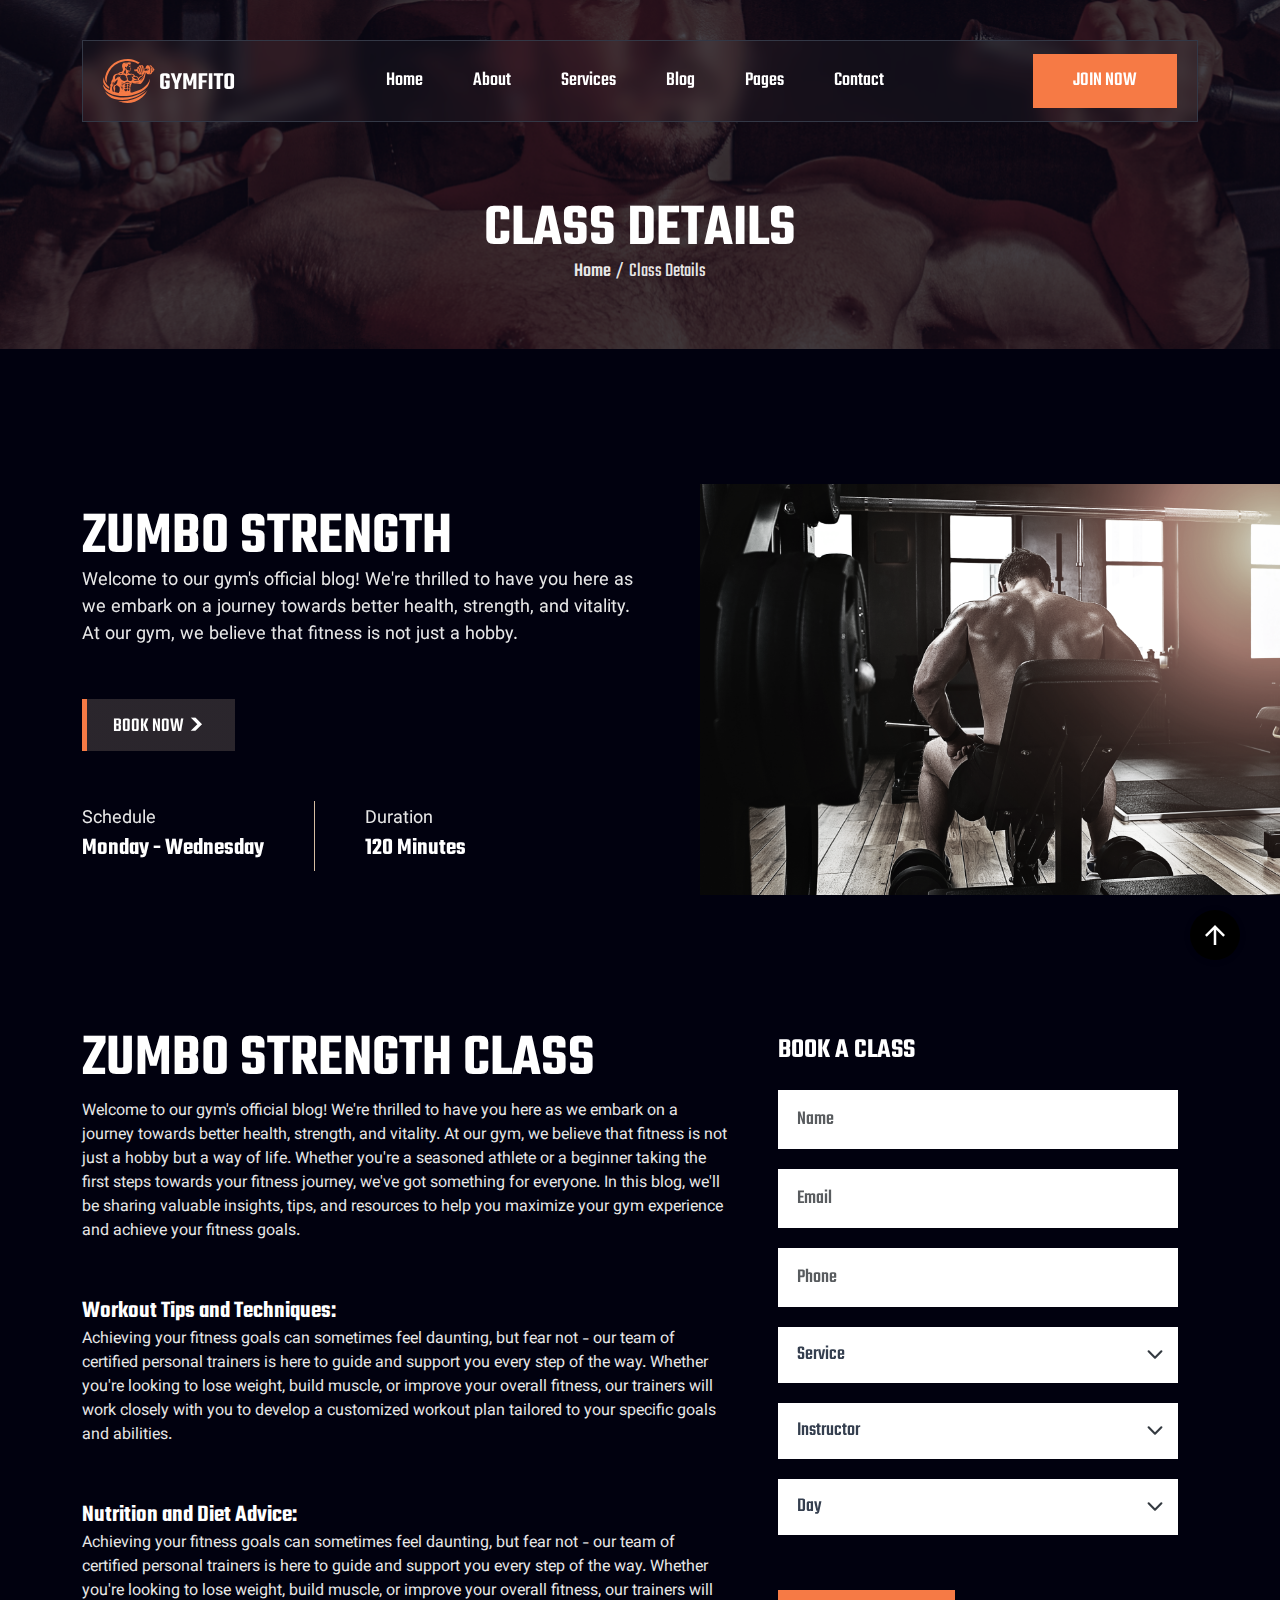
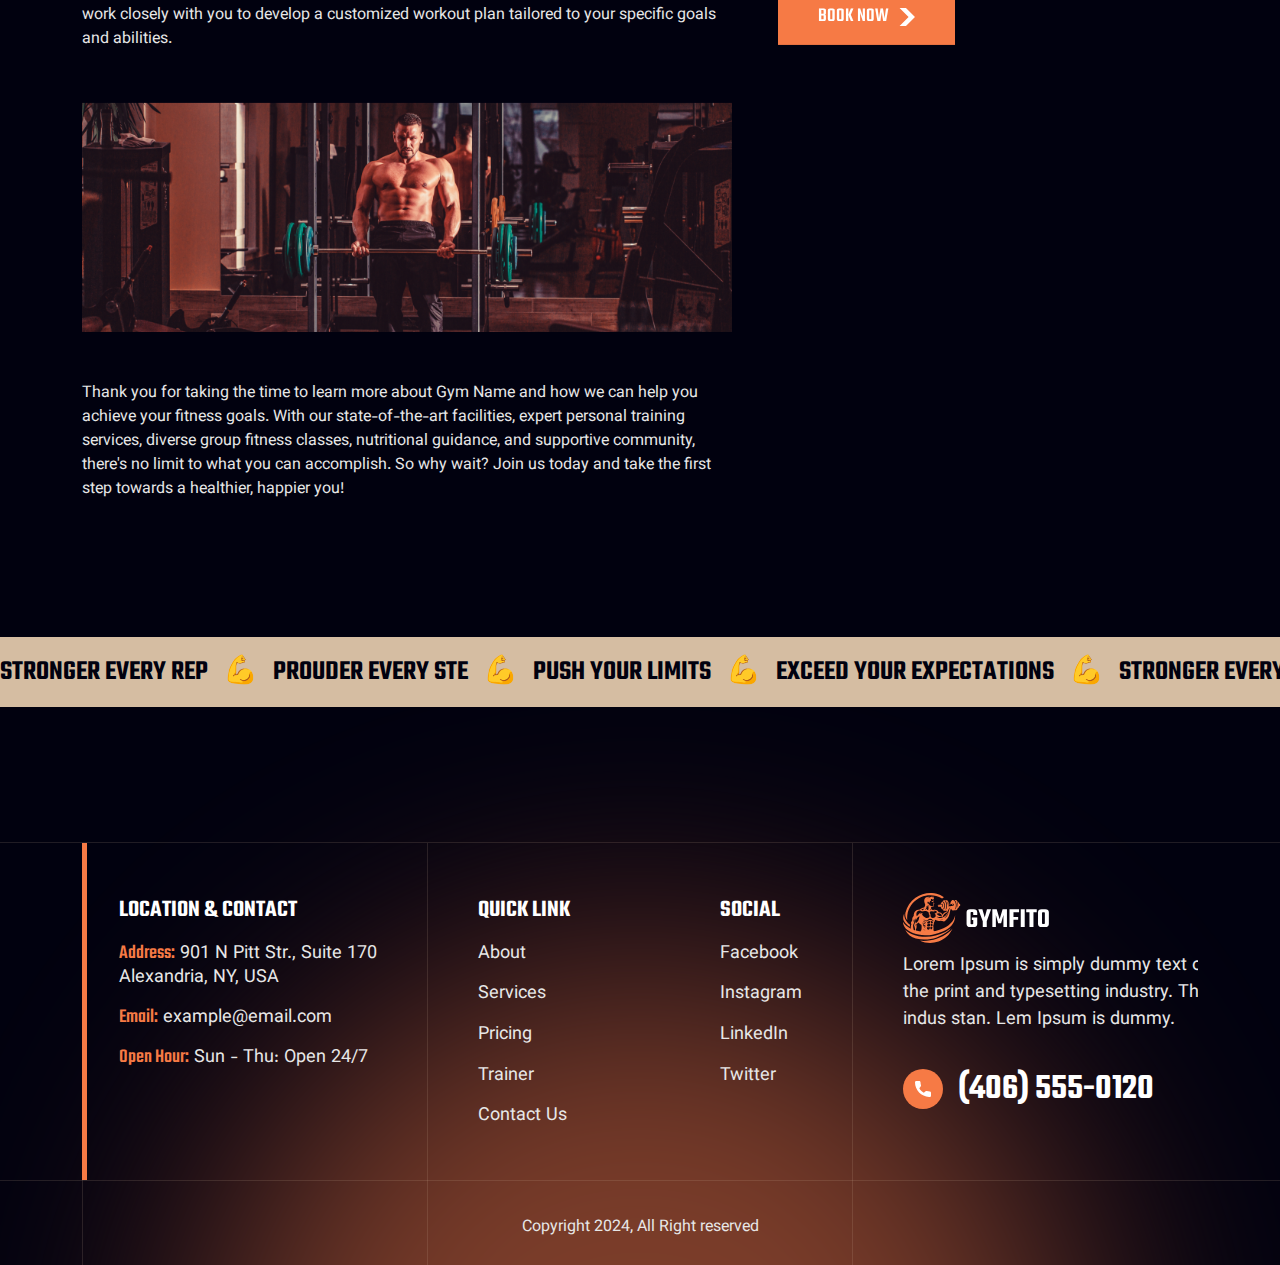
<file: classes-details.html>
<!DOCTYPE html>
<html class="no-js" lang="en">

<head>
    <!-- Meta Tags -->
    <meta charset="utf-8" />
    <meta http-equiv="x-ua-compatible" content="ie=edge" />
    <meta name="viewport" content="width=device-width, initial-scale=1" />
    <meta name="author" content="Thememarch" />
    <!-- Favicon Icon -->
    <link rel="icon" href="assets/img/favicon.svg" />
    <!-- Site Title -->
    <title>Gymfito - Fitness & Gym</title>
    <link rel="stylesheet" href="assets/css/plugins/bootstrap.min.css" />
    <link rel="stylesheet" href="assets/css/plugins/aos.css" />
    <link rel="stylesheet" href="assets/css/plugins/lightgallery.min.css" />
    <link rel="stylesheet" href="assets/css/plugins/swiper.min.css" />
    <link rel="stylesheet" href="assets/css/style.css" />
</head>

<body>


    <!-- Start Header Section -->
    <header class="ak-site_header ak-style1 ak-sticky_header">
        <div class="ak-main_header">
            <div class="container">
                <div class="ak-main_header_in">
                    <div class="ak-main-header-left">
                        <a class="ak-site_branding" href="index.html">
                            <img src="assets/img/logo.svg" alt="...">
                        </a>
                    </div>
                    <div class="ak-main-header-center">
                        <div class="ak-nav ak-medium">
                            <ul class="ak-nav_list">
                                <li>
                                    <a href="index.html">Home</a>
                                </li>
                                <li>
                                    <a href="about.html">About</a>
                                </li>
                                <li class="menu-item-has-children">
                                    <a href="services.html">Services</a>
                                    <ul>
                                        <li>
                                            <a href="services.html">Services</a>
                                        </li>

                                        <li>
                                            <a href="services-details.html">Services Details</a>
                                        </li>
                                    </ul>
                                </li>
                                <li class="menu-item-has-children">
                                    <a href="blog.html">Blog</a>
                                    <ul>
                                        <li>
                                            <a href="blog.html">Blog</a>
                                        </li>
                                        <li>
                                            <a href="blog-details.html">Blog Details</a>
                                        </li>
                                    </ul>
                                </li>
                                <li class="menu-item-has-children">
                                    <a href="#" class="nav-pages-item">Pages</a>
                                    <ul>
                                        <li>
                                            <a href="classes.html">Classes</a>
                                        </li>
                                        <li>
                                            <a href="classes-details.html">Classes Details</a>
                                        </li>
                                        <li>
                                            <a href="trainer.html">Trainer </a>
                                        </li>
                                        <li>
                                            <a href="trainer-details.html">Trainer Details</a>
                                        </li>
                                        <li>
                                            <a href="bim-calculator.html">Bmi Calculator</a>
                                        </li>
                                        <li>
                                            <a href="schedule.html">Schedule</a>
                                        </li>
                                        <li>
                                            <a href="pricing.html">Pricing</a>
                                        </li>
                                        <li>
                                            <a href="gallery.html">Gallery</a>
                                        </li>
                                    </ul>
                                </li>
                                <li>
                                    <a href="contact-us.html">Contact</a>
                                </li>
                            </ul>
                        </div>
                    </div>
                    <div class="ak-main-header-right">
                        <a href="classes.html" class="button-primary">
                            JOIN NOW
                        </a>
                    </div>
                </div>
            </div>
        </div>
    </header>
    <!-- End Header Section -->


    <!-- Start common page title  -->
    <div data-src="assets/img/common-page-img.png" class="ak-bg">
        <div class="ak-height-200 ak-height-lg-100"></div>
        <div class="container">
            <div class="common-page-title">
                <h2 class="page-title">Class Details</h2>
                <div class="page-subtitle">
                    <a href="">Home</a>
                    <p>/</p>
                    <p>Class Details</p>
                </div>
            </div>
        </div>
        <div class="ak-height-65 ak-height-lg-50"></div>
    </div>
    <!-- End common page title  -->


    <!-- Start Title And Images -->
    <div class="ak-height-135 ak-height-lg-80"></div>
    <section>
        <div class="container">
            <div class="classes-details-title-img style1">
                <div class="classes-details-title-info" data-aos="fade-right">
                    <h2 class="classes-details-title">ZUMBO Strength</h2>
                    <p class="classes-details-desp">Welcome to our gym's official blog! We're thrilled to have you here
                        as we embark on a journey towards better health, strength, and vitality. At our gym, we believe
                        that fitness is not just a hobby.</p>
                    <div>
                        <a href="#classespagesdetails" class="secondary-btn type2">
                            <span>
                                BOOK NOW
                            </span>
                            <svg xmlns="http://www.w3.org/2000/svg" width="13" height="15" viewBox="0 0 13 15"
                                fill="none">
                                <g clip-path="url(#clip0_2079_307)">
                                    <path fill-rule="evenodd" clip-rule="evenodd"
                                        d="M0.695312 13.8691L7.32689 7.23754L0.695312 0.605957H5.41459L12.0462 7.23754L5.41459 13.8691H0.695312Z"
                                        fill="white"></path>
                                </g>
                                <defs>
                                    <clipPath id="clip0_2079_307">
                                        <rect width="11.7895" height="14" fill="white"
                                            transform="translate(0.263428 0.283203)"></rect>
                                    </clipPath>
                                </defs>
                            </svg>
                        </a>
                    </div>
                    <div class="schedule-duration">
                        <div class="schedule">
                            <p class="desp">Schedule</p>
                            <h5 class="title">Monday - Wednesday</h5>
                        </div>
                        <div class="schedule-divider"></div>
                        <div class="duration">
                            <p class="desp">Duration</p>
                            <h5 class="title">120 Minutes</h5>
                        </div>
                    </div>
                </div>
                <div class="classes-details-img-content" data-aos="fade-left">
                    <img src="assets/img/classes-details-top.png" class="services-details-img" alt="...">
                </div>
            </div>
        </div>
    </section>
    <!-- End Title And Images -->



    <!-- Start classespages details info-->
    <div class="ak-height-135 ak-height-lg-0"></div>
    <div class="container" id="classespagesdetails">
        <div class="classespages-details-content style1">
            <div id="sidebarWrap">
                <div class="sidebar" id="sidebar">
                    <h4 class="form-title">BOOK A CLASS</h4>
                    <form>
                        <input class="form-control style1" name="name" type="text" placeholder="Name">
                        <input class="form-control style1" name="email" type="email" placeholder="Email">
                        <input class="form-control style1" name="phone" type="text" placeholder="Phone">
                        <select class="form-select style1" name="services" aria-label="Default select example">
                            <option selected>Service</option>
                            <option value="1">Personal Training</option>
                            <option value="2">Strength Training</option>
                            <option value="3">Nutritional Guidance</option>
                        </select>
                        <select class="form-select style1" name="instructor" aria-label="Default select example">
                            <option selected>Instructor</option>
                            <option value="1">J.L. King</option>
                            <option value="2">George M. Johnson</option>
                            <option value="3">Dr. Kevin Nadal </option>
                            <option value="3">Laverne Cox</option>
                        </select>
                        <select class="form-select style1" name="day" aria-label="Default select example">
                            <option selected>Day</option>
                            <option value="1">Sunday</option>
                            <option value="2">Monday</option>
                            <option value="3">Tuesday</option>
                            <option value="3">Wednesday</option>
                            <option value="3">Thursday</option>
                            <option value="3">Friday</option>
                        </select>
                        <div class="ak-height-35 ak-height-lg-20"></div>
                        <button type="submit" class="button-primary">
                            <span>BOOK NOW</span>
                            <span><svg xmlns="http://www.w3.org/2000/svg" width="16" height="20" viewBox="0 0 16 20"
                                    fill="none">
                                    <g clip-path="url(#clip0_1735_935)">
                                        <path fill-rule="evenodd" clip-rule="evenodd"
                                            d="M0.585999 18.938L9.586 9.93799L0.585999 0.937988H6.99073L15.9907 9.93799L6.99073 18.938H0.585999Z"
                                            fill="white"></path>
                                    </g>
                                    <defs>
                                        <clipPath id="clip0_1735_935">
                                            <rect width="16" height="19" fill="white" transform="translate(0 0.5)">
                                            </rect>
                                        </clipPath>
                                    </defs>
                                </svg>
                            </span>
                        </button>
                    </form>
                </div>
            </div>
            <div id="content">
                <div class="details-content">
                    <h2 class="title ">ZUMBO Strength Class</h2>
                    <p class="desp">Welcome to our gym's official blog! We're thrilled to have you here as we embark
                        on a journey
                        towards better health, strength, and vitality. At our gym, we believe that fitness is not
                        just a
                        hobby but a way of life. Whether you're a seasoned athlete or a beginner taking the first
                        steps
                        towards your fitness journey, we've got something for everyone. In this blog, we'll be
                        sharing
                        valuable insights, tips, and resources to help you maximize your gym experience and achieve
                        your
                        fitness goals.</p>

                    <div class="ak-height-50 ak-height-lg-30"></div>
                    <h5 class="title-secendry">Workout Tips and Techniques:</h5>
                    <p class="desp">Achieving your fitness goals can sometimes feel daunting, but fear not - our
                        team of certified personal trainers is here to guide and support you every step of the way.
                        Whether you're looking to lose weight, build muscle, or improve your overall fitness, our
                        trainers will work closely with you to develop a customized workout plan tailored to your
                        specific goals and abilities.</p>

                    <div class="ak-height-50 ak-height-lg-30"></div>
                    <h5 class="title-secendry">Nutrition and Diet Advice:</h5>
                    <p class="desp">Achieving your fitness goals can sometimes feel daunting, but fear not - our
                        team of certified personal trainers is here to guide and support you every step of the way.
                        Whether you're looking to lose weight, build muscle, or improve your overall fitness, our
                        trainers will work closely with you to develop a customized workout plan tailored to your
                        specific goals and abilities.</p>

                    <div class="ak-height-50 ak-height-lg-30"></div>
                    <img src="assets/img/classespages-two.png" class="img-fluid" alt="...">
                    <div class="ak-height-50 ak-height-lg-30"></div>
                    <p class="desp">Thank you for taking the time to learn more about Gym Name and how we can help
                        you achieve your fitness goals. With our state-of-the-art facilities, expert personal
                        training services, diverse group fitness classes, nutritional guidance, and supportive
                        community, there's no limit to what you can accomplish. So why wait? Join us today and take
                        the first step towards a healthier, happier you!</p>
                </div>
            </div>
            <div id="footer"></div>
        </div>
    </div>
    <!-- End classespages details info -->


    <!--Start Sliding Text  -->
    <div class="ak-height-135 ak-height-lg-80"></div>
    <section class="sliding-text type2">
        <div class="moving-section-wrap type2 ak-normal text-uppercase">
            <div class="moving-section-in">
                <div class="moving-section">
                    <h4 class="moving-text type2">
                        <span> Stronger every rep </span>
                        <span>💪</span>
                        <span> prouder every ste</span>
                        <span>💪</span>
                        <span>Push your limits</span>
                        <span>💪</span>
                        <span>Exceed your expectations</span>
                        <span>💪</span>
                        <span>Stronger every rep</span>
                        <span>💪</span>
                        <span> prouder every step</span>
                        <span>💪</span>
                        <span>Exceed your expectations</span>
                        <span>💪</span>
                        <span>Stronger every rep</span>
                        <span>💪</span>
                        <span> prouder every step</span>
                        <span>💪</span>

                    </h4>
                </div>
                <div class="moving-section">
                    <h4 class="moving-text type2">
                        <span> Stronger every rep </span>
                        <span>💪</span>
                        <span> prouder every ste</span>
                        <span>💪</span>
                        <span>Push your limits</span>
                        <span>💪</span>
                        <span>Exceed your expectations</span>
                        <span>💪</span>
                        <span>Stronger every rep</span>
                        <span>💪</span>
                        <span> prouder every step</span>
                        <span>💪</span>
                        <span>Exceed your expectations</span>
                        <span>💪</span>
                        <span>Stronger every rep</span>
                        <span>💪</span>
                        <span> prouder every step</span>
                    </h4>
                </div>
            </div>
        </div>
    </section>
    <!--End Sliding Text  -->

    <!-- Start Footer -->
    <div class="ak-height-135 ak-height-lg-80"></div>
    <footer class="footer">
        <img src="assets/img/footer_bg_light.svg" class="footer_bg_light" alt="...">
        <div class="border-footer-1"></div>
        <div class="container">
            <div class="footer style-1">
                <!-- <div class="border-footer-1"></div> -->
                <div class="location-contact">
                    <h5 class="title">LOCATION & CONTACT</h5>
                    <p class="address"><span>Address:</span> 901 N Pitt Str., Suite 170
                        <br> Alexandria, NY, USA
                    </p>
                    <a href="mailto:example@email.com" class="email"><span>Email:</span> example@email.com</a>
                    <p><span class="time">Open Hour:</span> Sun - Thu: Open 24/7</p>
                </div>

                <div class="link-social">
                    <div class="link">
                        <h5 class="title">QUICK LINK</h5>
                        <a href="about.html">About</a>
                        <a href="services.html">Services</a>
                        <a href="pricing.html">Pricing</a>
                        <a href="trainer.html">Trainer</a>
                        <a href="contact-us.html">Contact Us</a>
                    </div>
                    <div class="social">
                        <h5 class="title">SOCIAL</h5>
                        <a href="https://www.facebook.com/">Facebook</a>
                        <a href="https://www.instagram.com/">Instagram</a>
                        <a href="https://www.linkedin.com/">LinkedIn</a>
                        <a href="https://x.com/">Twitter</a>
                    </div>
                </div>

                <div class="logo-footer">
                    <div class="logo">
                        <img src="assets/img/logo.svg" alt="logo">
                    </div>
                    <p class="desp">Lorem Ipsum is simply dummy text of the print and typesetting industry. The
                        indus stan. Lem Ipsum
                        is dummy.</p>
                    <a href="tel:(406)5550120" class="phone">
                        <div class="icon">
                            <svg width="40" height="41" viewBox="0 0 40 41" fill="none"
                                xmlns="http://www.w3.org/2000/svg">
                                <circle cx="20" cy="20.0137" r="20" fill="#F67A45" />
                                <g clip-path="url(#clip0_2083_460)">
                                    <path
                                        d="M26.7162 22.5158C25.7366 22.5158 24.7748 22.3626 23.8633 22.0614C23.4167 21.9091 22.8676 22.0488 22.595 22.3288L20.796 23.6869C18.7096 22.5732 17.4245 21.2884 16.326 19.2177L17.6441 17.4655C17.9865 17.1235 18.1094 16.624 17.9622 16.1552C17.6597 15.239 17.506 14.2776 17.506 13.2976C17.5061 12.5896 16.9301 12.0137 16.2222 12.0137H13.2839C12.576 12.0137 12 12.5896 12 13.2975C12 21.4121 18.6016 28.0137 26.7162 28.0137C27.4241 28.0137 28 27.4377 28 26.7298V23.7997C28 23.0918 27.424 22.5158 26.7162 22.5158Z"
                                        fill="white" />
                                </g>
                                <defs>
                                    <clipPath id="clip0_2083_460">
                                        <rect width="16" height="16" fill="white" transform="translate(12 12.0137)" />
                                    </clipPath>
                                </defs>
                            </svg>
                        </div>
                        <h3 class="title">(406) 555-0120</h3>
                    </a>
                </div>
            </div>
        </div>
        <div class="border-footer-2"></div>
        <div class="copyright-text">
            <p>Copyright 2024, All Right reserved</p>
        </div>
    </footer>
    <!-- End Footer -->

    <span class="ak-scrollup">
        <svg width="20" height="20" viewBox="0 0 20 20" fill="none" xmlns="http://www.w3.org/2000/svg">
            <path d="M0 10L1.7625 11.7625L8.75 4.7875V20H11.25V4.7875L18.225 11.775L20 10L10 0L0 10Z"
                fill="currentColor" />
        </svg>
    </span>
    <!-- Start Video Popup -->
    <div class="ak-video-popup">
        <div class="ak-video-popup-overlay"></div>
        <div class="ak-video-popup-content">
            <div class="ak-video-popup-layer"></div>
            <div class="ak-video-popup-container">
                <div class="ak-video-popup-align">
                    <div class="embed-responsive embed-responsive-16by9">
                        <iframe class="embed-responsive-item" src="about:blank"></iframe>
                    </div>
                </div>
                <div class="ak-video-popup-close"></div>
            </div>
        </div>
    </div>
    <!-- End Video Popup -->
    <!-- Script -->
    <script src="assets/js/plugins/jquery-3.7.1.min.js"></script>
    <script src="assets/js/plugins/aos.js"></script>
    <script src="assets/js/plugins/lightgallery.min.js"></script>
    <script src="assets/js/plugins/swiper.min.js"></script>
    <script src="assets/js/main.js"></script>
</body>

</html>
</file>
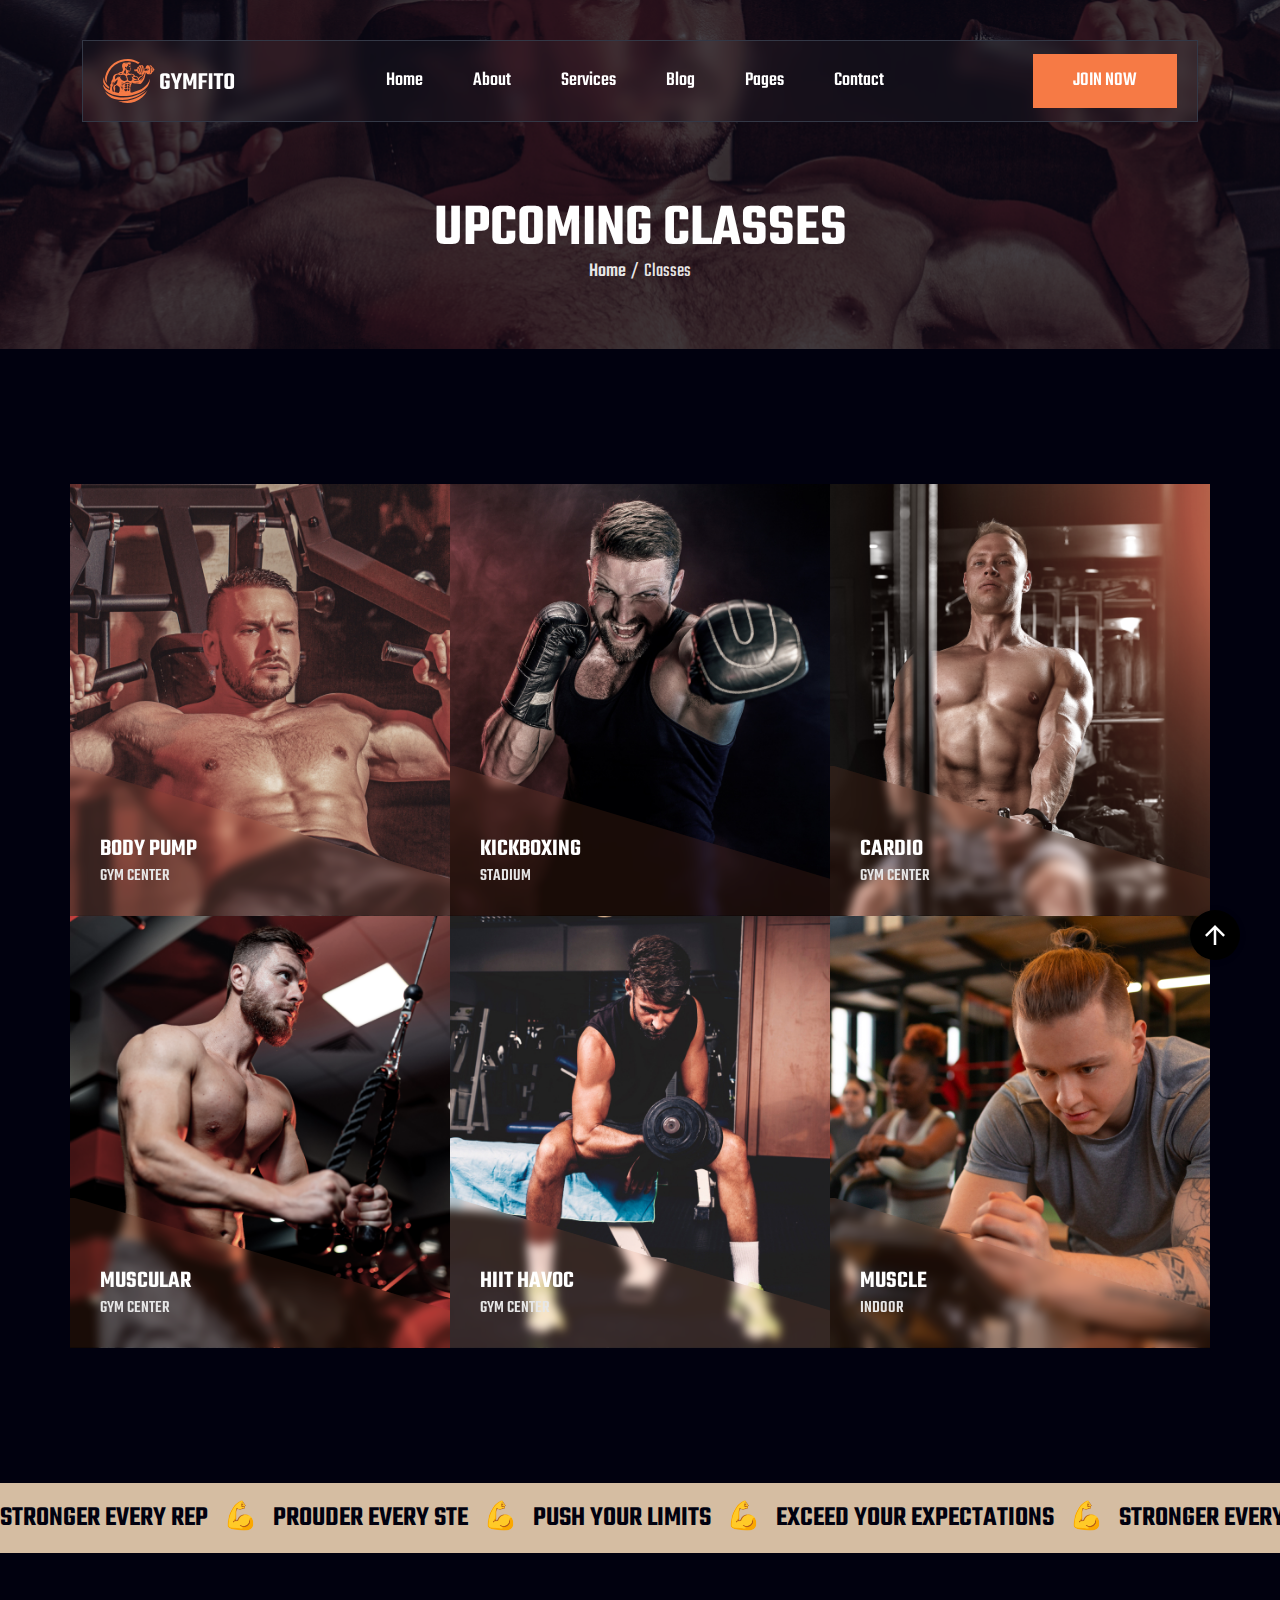
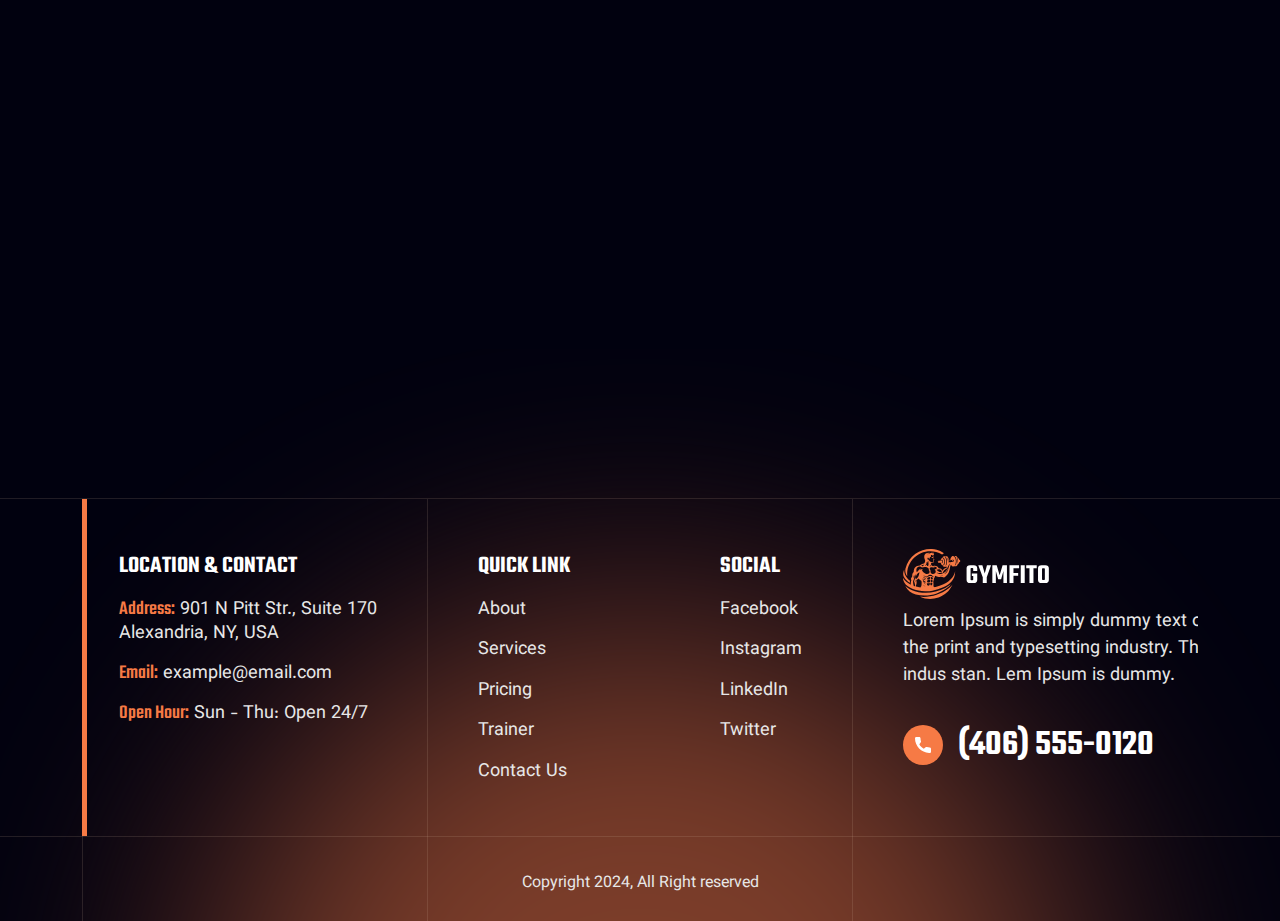
<file: classes.html>
<!DOCTYPE html>
<html class="no-js" lang="en">

<head>
    <!-- Meta Tags -->
    <meta charset="utf-8" />
    <meta http-equiv="x-ua-compatible" content="ie=edge" />
    <meta name="viewport" content="width=device-width, initial-scale=1" />
    <meta name="author" content="Thememarch" />
    <!-- Favicon Icon -->
    <link rel="icon" href="assets/img/favicon.svg" />
    <!-- Site Title -->
    <title>Gymfito - Fitness & Gym</title>
    <link rel="stylesheet" href="assets/css/plugins/bootstrap.min.css" />
    <link rel="stylesheet" href="assets/css/plugins/aos.css" />
    <link rel="stylesheet" href="assets/css/plugins/lightgallery.min.css" />
    <link rel="stylesheet" href="assets/css/plugins/swiper.min.css" />
    <link rel="stylesheet" href="assets/css/style.css" />
</head>

<body>


    <!-- Start Header Section -->
    <header class="ak-site_header ak-style1 ak-sticky_header">
        <div class="ak-main_header">
            <div class="container">
                <div class="ak-main_header_in">
                    <div class="ak-main-header-left">
                        <a class="ak-site_branding" href="index.html">
                            <img src="assets/img/logo.svg" alt="..." />
                        </a>
                    </div>
                    <div class="ak-main-header-center">
                        <div class="ak-nav ak-medium">
                            <ul class="ak-nav_list">
                                <li>
                                    <a href="index.html">Home</a>
                                </li>
                                <li>
                                    <a href="about.html">About</a>
                                </li>
                                <li class="menu-item-has-children">
                                    <a href="services.html">Services</a>
                                    <ul>
                                        <li>
                                            <a href="services.html">Services</a>
                                        </li>

                                        <li>
                                            <a href="services-details.html">Services Details</a>
                                        </li>
                                    </ul>
                                </li>
                                <li class="menu-item-has-children">
                                    <a href="blog.html">Blog</a>
                                    <ul>
                                        <li>
                                            <a href="blog.html">Blog</a>
                                        </li>
                                        <li>
                                            <a href="blog-details.html">Blog Details</a>
                                        </li>
                                    </ul>
                                </li>
                                <li class="menu-item-has-children">
                                    <a href="#" class="nav-pages-item">Pages</a>
                                    <ul>
                                        <li>
                                            <a href="classes.html">Classes</a>
                                        </li>
                                        <li>
                                            <a href="classes-details.html">Classes Details</a>
                                        </li>
                                        <li>
                                            <a href="trainer.html">Trainer </a>
                                        </li>
                                        <li>
                                            <a href="trainer-details.html">Trainer Details</a>
                                        </li>
                                        <li>
                                            <a href="bim-calculator.html">Bmi Calculator</a>
                                        </li>
                                        <li>
                                            <a href="schedule.html">Schedule</a>
                                        </li>
                                        <li>
                                            <a href="pricing.html">Pricing</a>
                                        </li>
                                        <li>
                                            <a href="gallery.html">Gallery</a>
                                        </li>
                                    </ul>
                                </li>
                                <li>
                                    <a href="contact-us.html">Contact</a>
                                </li>
                            </ul>
                        </div>
                    </div>
                    <div class="ak-main-header-right">
                        <a href="classes.html" class="button-primary"> JOIN NOW </a>
                    </div>
                </div>
            </div>
        </div>
    </header>
    <!-- End Header Section -->

    <!-- Start common page title  -->
    <div data-src="assets/img/common-page-img.png" class="ak-bg">
        <div class="ak-height-200 ak-height-lg-100"></div>
        <div class="container">
            <div class="common-page-title">
                <h2 class="page-title">Upcoming Classes</h2>
                <div class="page-subtitle">
                    <a href="">Home</a>
                    <p>/</p>
                    <p>Classes</p>
                </div>
            </div>
        </div>
        <div class="ak-height-65 ak-height-lg-50"></div>
    </div>
    <!-- End common page title  -->

    <!-- Start All Classess -->
    <div class="ak-height-135 ak-height-lg-80"></div>
    <div class="container" data-aos="fade-up">
        <div class="row row-cols-1 row-cols-md-2 row-cols-lg-3 gap-md-0 gap-5">
            <a href="classes-details.html" class="classes-card">
                <img src="assets/img/classes_2.jpg" class="card-img" alt="..." />
                <div class="classes-img-overlay">
                    <h5 class="classes-title">BODY PUMP</h5>
                    <p class="classes-text"><small>GYM CENTER</small></p>
                </div>
            </a>
            <a href="classes-details.html" class="classes-card">
                <img src="assets/img/classes_1.jpg" class="card-img" alt="..." />
                <div class="classes-img-overlay">
                    <h5 class="classes-title">Kickboxing</h5>
                    <p class="classes-text"><small>STADIUM</small></p>
                </div>
            </a>
            <a href="classes-details.html" class="classes-card">
                <img src="assets/img/classes_7.jpg" class="card-img" alt="..." />
                <div class="classes-img-overlay">
                    <h5 class="classes-title">Cardio</h5>
                    <p class="classes-text"><small>GYM CENTER</small></p>
                </div>
            </a>
            <a href="classes-details.html" class="classes-card">
                <img src="assets/img/classes_8.jpg" class="card-img" alt="..." />
                <div class="classes-img-overlay">
                    <h5 class="classes-title">Muscular</h5>
                    <p class="classes-text"><small>GYM CENTER</small></p>
                </div>
            </a>
            <a href="classes-details.html" class="classes-card">
                <img src="assets/img/classes_3.jpg" class="card-img" alt="..." />
                <div class="classes-img-overlay">
                    <h5 class="classes-title">HIIT Havoc</h5>
                    <p class="classes-text"><small>GYM CENTER</small></p>
                </div>
            </a>
            <a href="classes-details.html" class="classes-card">
                <img src="assets/img/classes_4.jpg" class="card-img" alt="..." />
                <div class="classes-img-overlay">
                    <h5 class="classes-title">Muscle</h5>
                    <p class="classes-text"><small>INDOOR</small></p>
                </div>
            </a>
        </div>
    </div>
    <!-- End All Classess -->

    <!--Start Sliding Text  -->
    <div class="ak-height-135 ak-height-lg-80"></div>
    <section class="sliding-text type2">
        <div class="moving-section-wrap type2 ak-normal text-uppercase">
            <div class="moving-section-in">
                <div class="moving-section">
                    <h4 class="moving-text type2">
                        <span> Stronger every rep </span>
                        <span>💪</span>
                        <span> prouder every ste</span>
                        <span>💪</span>
                        <span>Push your limits</span>
                        <span>💪</span>
                        <span>Exceed your expectations</span>
                        <span>💪</span>
                        <span>Stronger every rep</span>
                        <span>💪</span>
                        <span> prouder every step</span>
                        <span>💪</span>
                        <span>Exceed your expectations</span>
                        <span>💪</span>
                        <span>Stronger every rep</span>
                        <span>💪</span>
                        <span> prouder every step</span>
                        <span>💪</span>

                    </h4>
                </div>
                <div class="moving-section">
                    <h4 class="moving-text type2">
                        <span> Stronger every rep </span>
                        <span>💪</span>
                        <span> prouder every ste</span>
                        <span>💪</span>
                        <span>Push your limits</span>
                        <span>💪</span>
                        <span>Exceed your expectations</span>
                        <span>💪</span>
                        <span>Stronger every rep</span>
                        <span>💪</span>
                        <span> prouder every step</span>
                        <span>💪</span>
                        <span>Exceed your expectations</span>
                        <span>💪</span>
                        <span>Stronger every rep</span>
                        <span>💪</span>
                        <span> prouder every step</span>
                    </h4>
                </div>
            </div>
        </div>
    </section>
    <!--End Sliding Text  -->


    <!-- Start CTA -->
    <div class="ak-height-135 ak-height-lg-80"></div>
    <div class="container">
        <div class="cta-content">
            <div class="cta-title-info" data-aos="fade-left">
                <h1 class="stroke-text style2" data-text="CHOOSE">
                    CHOOSE
                </h1>
                <h1 class="title">PLAN</h1>
            </div>
            <div class="cta-desp-info" data-aos="fade-right">
                <p>Let’s improve your mental health. Let’s <br> improve your mental health</p>
                <div>
                    <img src="assets/img/arrow-img.svg" alt="...">
                </div>
                <div>
                    <a href="pricing.html" class="button-primary color2">
                        CHOOSE A PLAN
                        <span class="icon">
                            <svg xmlns="http://www.w3.org/2000/svg" width="17" height="19" viewBox="0 0 17 19"
                                fill="none">
                                <g clip-path="url(#clip0_2123_31)">
                                    <path fill-rule="evenodd" clip-rule="evenodd"
                                        d="M0.84082 18.438L9.84082 9.43799L0.84082 0.437988H7.24555L16.2456 9.43799L7.24555 18.438H0.84082Z"
                                        fill="#01010F" />
                                </g>
                                <defs>
                                    <clipPath id="clip0_2123_31">
                                        <rect width="16" height="19" fill="white" transform="translate(0.254883)" />
                                    </clipPath>
                                </defs>
                            </svg>
                        </span>
                    </a>
                </div>
            </div>
        </div>
    </div>
    <!-- End CTA -->

    <!-- Start Footer -->
    <div class="ak-height-135 ak-height-lg-80"></div>
    <footer class="footer">
        <img src="assets/img/footer_bg_light.svg" class="footer_bg_light" alt="...">
        <div class="border-footer-1"></div>
        <div class="container">
            <div class="footer style-1">
                <!-- <div class="border-footer-1"></div> -->
                <div class="location-contact">
                    <h5 class="title">LOCATION & CONTACT</h5>
                    <p class="address"><span>Address:</span> 901 N Pitt Str., Suite 170
                        <br> Alexandria, NY, USA
                    </p>
                    <a href="mailto:example@email.com" class="email"><span>Email:</span> example@email.com</a>
                    <p><span class="time">Open Hour:</span> Sun - Thu: Open 24/7</p>
                </div>

                <div class="link-social">
                    <div class="link">
                        <h5 class="title">QUICK LINK</h5>
                        <a href="about.html">About</a>
                        <a href="services.html">Services</a>
                        <a href="pricing.html">Pricing</a>
                        <a href="trainer.html">Trainer</a>
                        <a href="contact-us.html">Contact Us</a>
                    </div>
                    <div class="social">
                        <h5 class="title">SOCIAL</h5>
                        <a href="https://www.facebook.com/">Facebook</a>
                        <a href="https://www.instagram.com/">Instagram</a>
                        <a href="https://www.linkedin.com/">LinkedIn</a>
                        <a href="https://x.com/">Twitter</a>
                    </div>
                </div>

                <div class="logo-footer">
                    <div class="logo">
                        <img src="assets/img/logo.svg" alt="logo">
                    </div>
                    <p class="desp">Lorem Ipsum is simply dummy text of the print and typesetting industry. The
                        indus stan. Lem Ipsum
                        is dummy.</p>
                    <a href="tel:(406)5550120" class="phone">
                        <div class="icon">
                            <svg width="40" height="41" viewBox="0 0 40 41" fill="none"
                                xmlns="http://www.w3.org/2000/svg">
                                <circle cx="20" cy="20.0137" r="20" fill="#F67A45" />
                                <g clip-path="url(#clip0_2083_460)">
                                    <path
                                        d="M26.7162 22.5158C25.7366 22.5158 24.7748 22.3626 23.8633 22.0614C23.4167 21.9091 22.8676 22.0488 22.595 22.3288L20.796 23.6869C18.7096 22.5732 17.4245 21.2884 16.326 19.2177L17.6441 17.4655C17.9865 17.1235 18.1094 16.624 17.9622 16.1552C17.6597 15.239 17.506 14.2776 17.506 13.2976C17.5061 12.5896 16.9301 12.0137 16.2222 12.0137H13.2839C12.576 12.0137 12 12.5896 12 13.2975C12 21.4121 18.6016 28.0137 26.7162 28.0137C27.4241 28.0137 28 27.4377 28 26.7298V23.7997C28 23.0918 27.424 22.5158 26.7162 22.5158Z"
                                        fill="white" />
                                </g>
                                <defs>
                                    <clipPath id="clip0_2083_460">
                                        <rect width="16" height="16" fill="white" transform="translate(12 12.0137)" />
                                    </clipPath>
                                </defs>
                            </svg>
                        </div>
                        <h3 class="title">(406) 555-0120</h3>
                    </a>
                </div>
            </div>
        </div>
        <div class="border-footer-2"></div>
        <div class="copyright-text">
            <p>Copyright 2024, All Right reserved</p>
        </div>
    </footer>
    <!-- End Footer -->

    <span class="ak-scrollup">
        <svg width="20" height="20" viewBox="0 0 20 20" fill="none" xmlns="http://www.w3.org/2000/svg">
            <path d="M0 10L1.7625 11.7625L8.75 4.7875V20H11.25V4.7875L18.225 11.775L20 10L10 0L0 10Z"
                fill="currentColor" />
        </svg>
    </span>
    <!-- Start Video Popup -->
    <div class="ak-video-popup">
        <div class="ak-video-popup-overlay"></div>
        <div class="ak-video-popup-content">
            <div class="ak-video-popup-layer"></div>
            <div class="ak-video-popup-container">
                <div class="ak-video-popup-align">
                    <div class="embed-responsive embed-responsive-16by9">
                        <iframe class="embed-responsive-item" src="about:blank"></iframe>
                    </div>
                </div>
                <div class="ak-video-popup-close"></div>
            </div>
        </div>
    </div>
    <!-- End Video Popup -->
    <!-- Script -->
    <script src="assets/js/plugins/jquery-3.7.1.min.js"></script>
    <script src="assets/js/plugins/aos.js"></script>
    <script src="assets/js/plugins/lightgallery.min.js"></script>
    <script src="assets/js/plugins/swiper.min.js"></script>
    <script src="assets/js/main.js"></script>
</body>

</html>
</file>
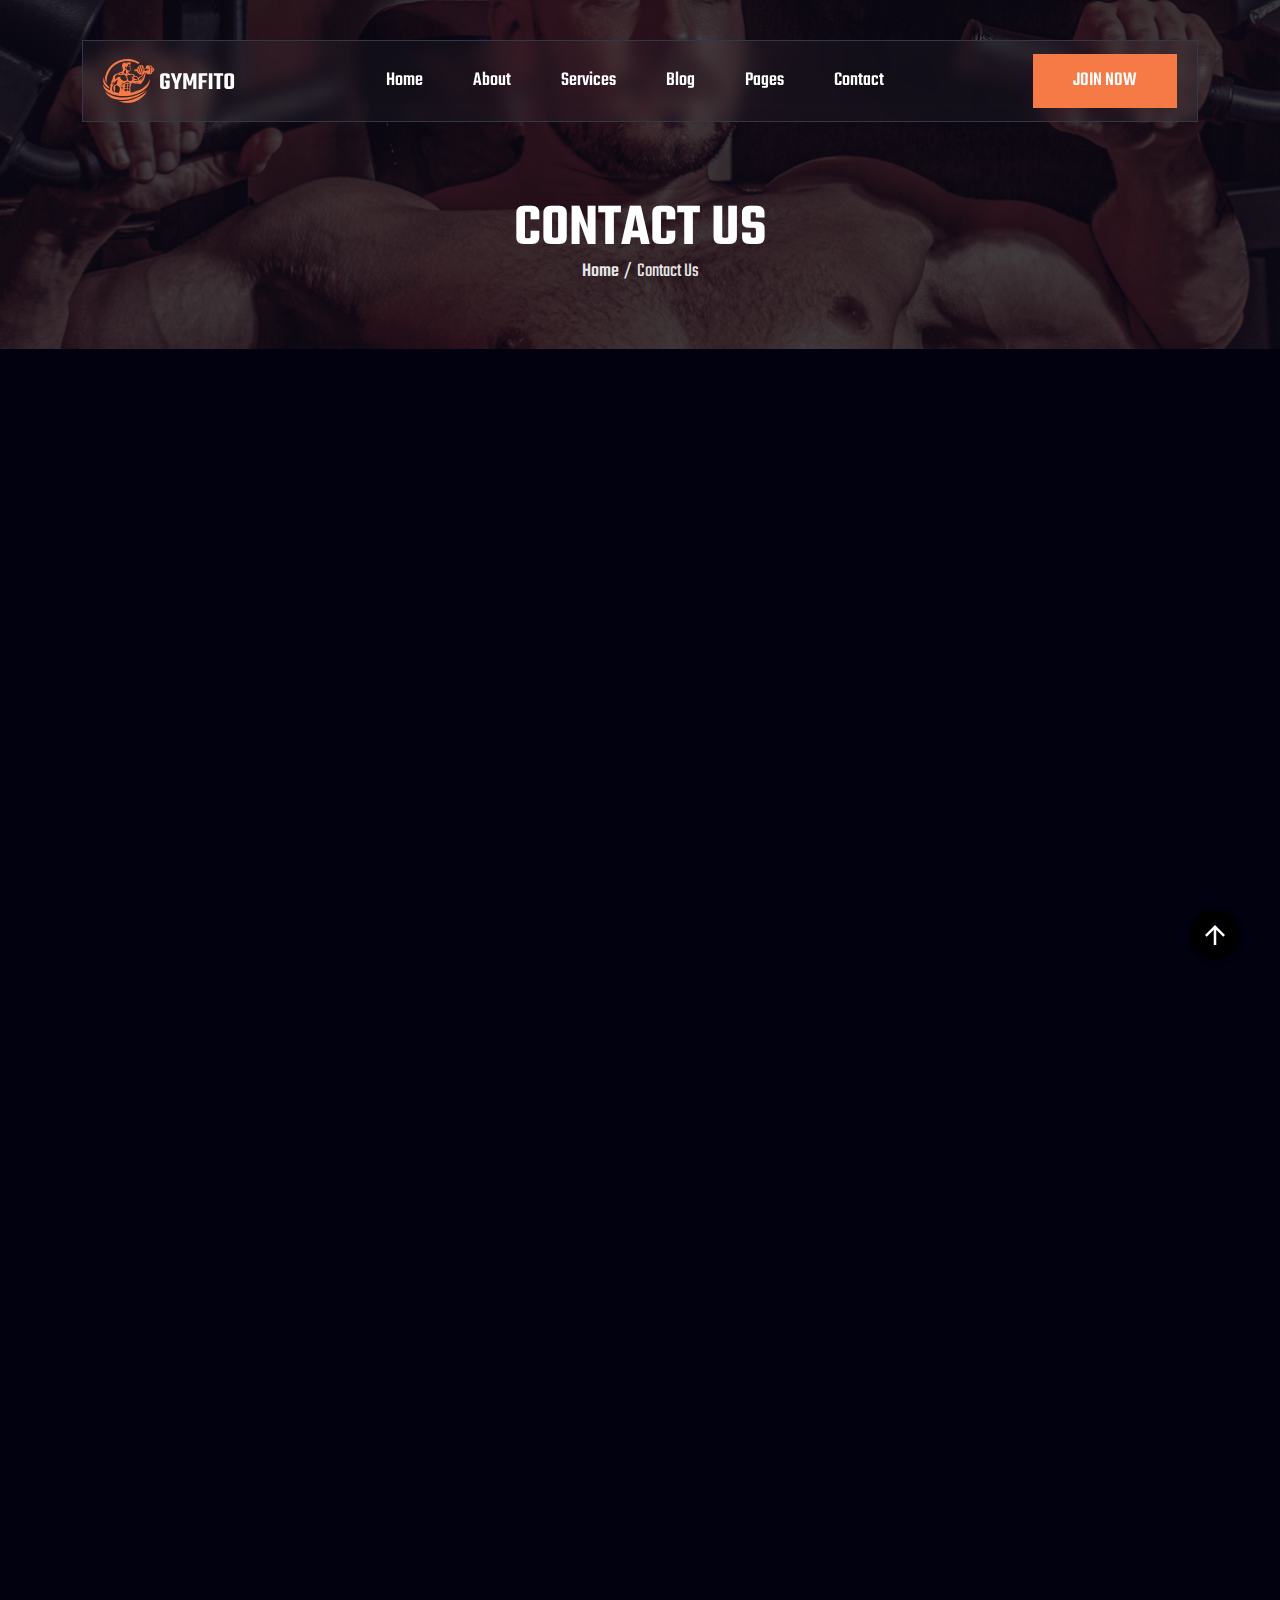
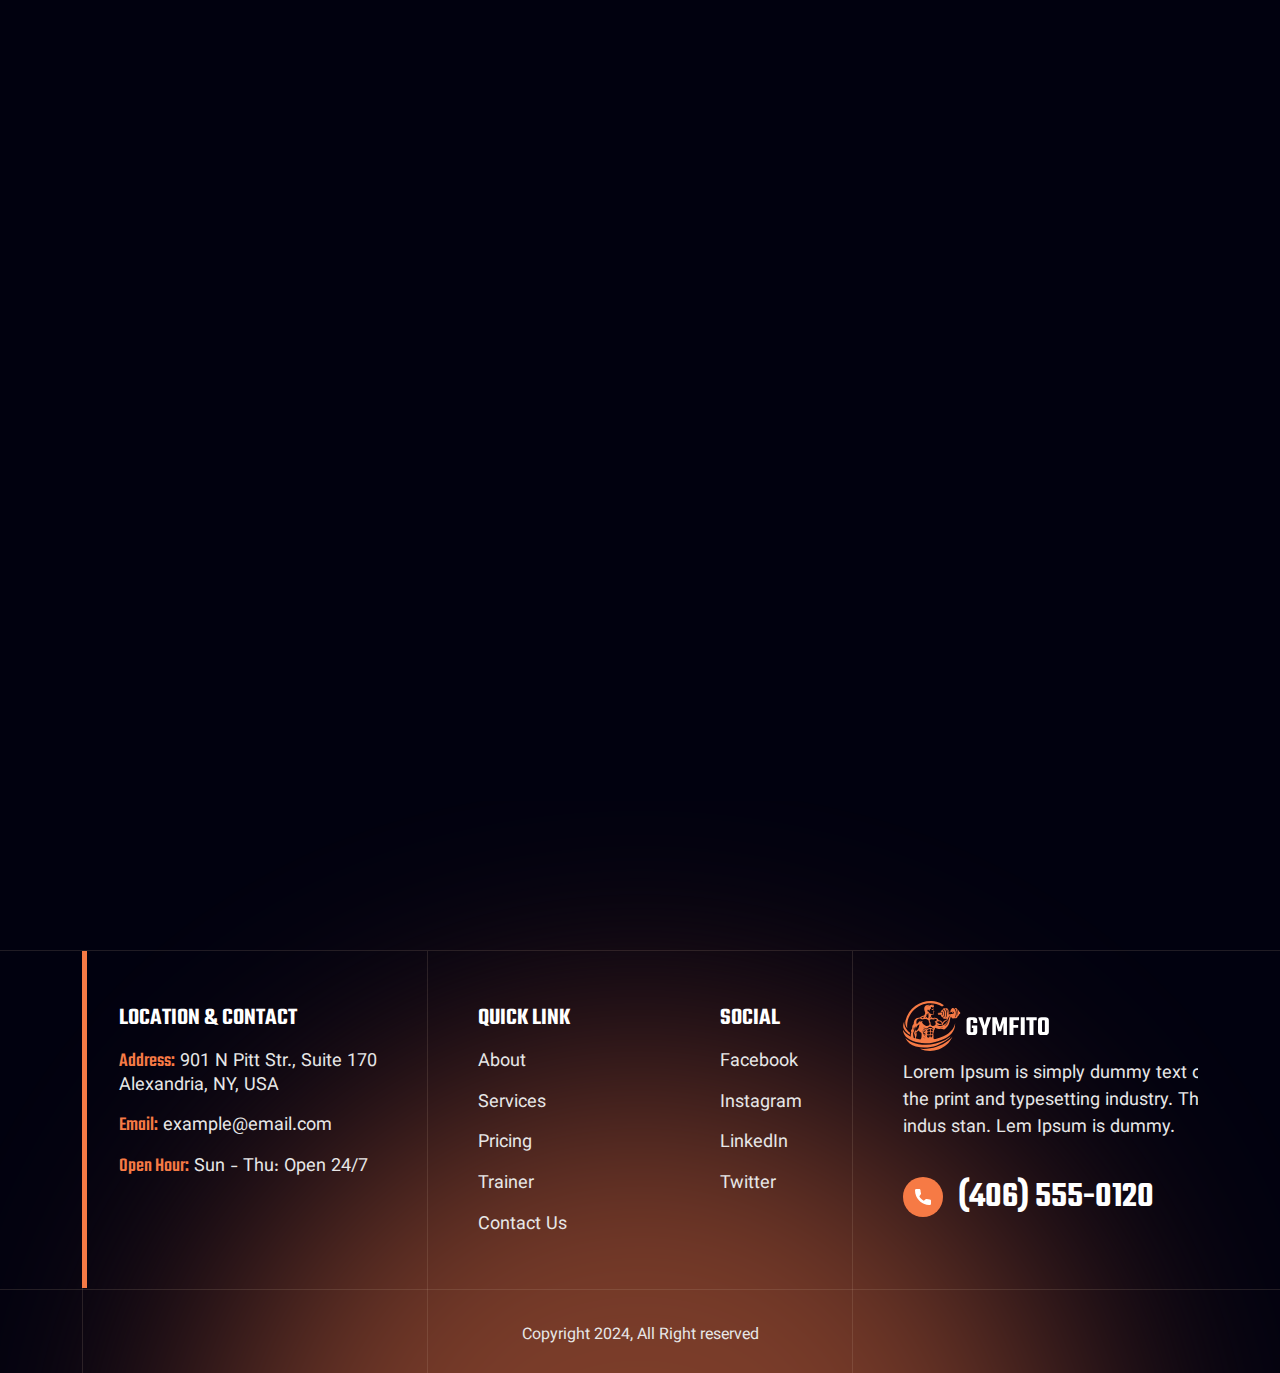
<file: contact-us.html>
<!DOCTYPE html>
<html class="no-js" lang="en">

<head>
    <!-- Meta Tags -->
    <meta charset="utf-8" />
    <meta http-equiv="x-ua-compatible" content="ie=edge" />
    <meta name="viewport" content="width=device-width, initial-scale=1" />
    <meta name="author" content="Thememarch" />
    <!-- Favicon Icon -->
    <link rel="icon" href="assets/img/favicon.svg" />
    <!-- Site Title -->
    <title>Gymfito - Fitness & Gym </title>
    <link rel="stylesheet" href="assets/css/plugins/bootstrap.min.css" />
    <link rel="stylesheet" href="assets/css/plugins/aos.css" />
    <link rel="stylesheet" href="assets/css/plugins/lightgallery.min.css" />
    <link rel="stylesheet" href="assets/css/plugins/swiper.min.css" />
    <link rel="stylesheet" href="assets/css/style.css" />
</head>

<body>


    <!-- Start Header Section -->
    <header class="ak-site_header ak-style1 ak-sticky_header">
        <div class="ak-main_header">
            <div class="container">
                <div class="ak-main_header_in">
                    <div class="ak-main-header-left">
                        <a class="ak-site_branding" href="index.html">
                            <img src="assets/img/logo.svg" alt="..." />
                        </a>
                    </div>
                    <div class="ak-main-header-center">
                        <div class="ak-nav ak-medium">
                            <ul class="ak-nav_list">
                                <li>
                                    <a href="index.html">Home</a>
                                </li>
                                <li>
                                    <a href="about.html">About</a>
                                </li>
                                <li class="menu-item-has-children">
                                    <a href="services.html">Services</a>
                                    <ul>
                                        <li>
                                            <a href="services.html">Services</a>
                                        </li>

                                        <li>
                                            <a href="services-details.html">Services Details</a>
                                        </li>
                                    </ul>
                                </li>
                                <li class="menu-item-has-children">
                                    <a href="blog.html">Blog</a>
                                    <ul>
                                        <li>
                                            <a href="blog.html">Blog</a>
                                        </li>
                                        <li>
                                            <a href="blog-details.html">Blog Details</a>
                                        </li>
                                    </ul>
                                </li>
                                <li class="menu-item-has-children">
                                    <a href="#" class="nav-pages-item">Pages</a>
                                    <ul>
                                        <li>
                                            <a href="classes.html">Classes</a>
                                        </li>
                                        <li>
                                            <a href="classes-details.html">Classes Details</a>
                                        </li>
                                        <li>
                                            <a href="trainer.html">Trainer </a>
                                        </li>
                                        <li>
                                            <a href="trainer-details.html">Trainer Details</a>
                                        </li>
                                        <li>
                                            <a href="bim-calculator.html">Bmi Calculator</a>
                                        </li>
                                        <li>
                                            <a href="schedule.html">Schedule</a>
                                        </li>
                                        <li>
                                            <a href="pricing.html">Pricing</a>
                                        </li>
                                        <li>
                                            <a href="gallery.html">Gallery</a>
                                        </li>
                                    </ul>
                                </li>
                                <li>
                                    <a href="contact-us.html">Contact</a>
                                </li>
                            </ul>
                        </div>
                    </div>
                    <div class="ak-main-header-right">
                        <a href="classes.html" class="button-primary"> JOIN NOW </a>
                    </div>
                </div>
            </div>
        </div>
    </header>
    <!-- End Header Section -->

    <!-- Start common page title  -->
    <div data-src="assets/img/common-page-img.png" class="ak-bg">
        <div class="ak-height-200 ak-height-lg-100"></div>
        <div class="container">
            <div class="common-page-title">
                <h2 class="page-title">Contact Us</h2>
                <div class="page-subtitle">
                    <a href="">Home</a>
                    <p>/</p>
                    <p>Contact Us</p>
                </div>
            </div>
        </div>
        <div class="ak-height-65 ak-height-lg-50"></div>
    </div>
    <!-- End common page title  -->


    <!-- Start Map -->
    <div class="ak-height-135 ak-height-lg-80"></div>
    <div class="container">
        <div class="ak-google-map ak-bg" data-aos="fade-up">
            <iframe class="map"
                src="https://www.google.com/maps/embed?pb=!1m18!1m12!1m3!1d96652.27317354927!2d-74.33557928194516!3d40.79756494697628!2m3!1f0!2f0!3f0!3m2!1i1024!2i768!4f13.1!3m3!1m2!1s0x89c3a82f1352d0dd%3A0x81d4f72c4435aab5!2sTroy+Meadows+Wetlands!5e0!3m2!1sen!2sbd!4v1563075599994!5m2!1sen!2sbd"
                allowfullscreen=""></iframe>
        </div>
    </div>
    <!-- End Map -->


    <!-- Start Contact form and Details -->
    <div class="ak-height-135 ak-height-lg-80"></div>
    <section>
        <div class="container">
            <div class="row">
                <div class="col-lg-5" data-aos="fade-right">
                    <div class="contact-details-info">
                        <h3 class="contact-page-section-title">LOCATION & CONTACT</h3>
                        <p class="title-desp">
                            Discover fitness excellence at our premier gym. With top-notch equipment, expert trainers,
                            and dynamic classes.
                        </p>
                        <div class="icon-details">
                            <div class="icon">
                                <svg width="40" height="41" viewBox="0 0 40 41" fill="none"
                                    xmlns="http://www.w3.org/2000/svg">
                                    <circle cx="20" cy="20.5" r="20" fill="white" fill-opacity="0.3" />
                                    <g clip-path="url(#clip0_1961_1620)">
                                        <path
                                            d="M20 10.5C16.4857 10.5 13.5547 13.3309 13.5547 16.9453C13.5547 18.3204 13.9679 19.5466 14.7609 20.6955L19.5068 28.101C19.737 28.461 20.2635 28.4603 20.4932 28.101L25.2597 20.6704C26.0356 19.5734 26.4453 18.2854 26.4453 16.9453C26.4453 13.3914 23.5539 10.5 20 10.5ZM20 19.875C18.3846 19.875 17.0703 18.5607 17.0703 16.9453C17.0703 15.33 18.3846 14.0156 20 14.0156C21.6154 14.0156 22.9297 15.33 22.9297 16.9453C22.9297 18.5607 21.6154 19.875 20 19.875Z"
                                            fill="white" />
                                        <path
                                            d="M24.5806 23.9647L21.6302 28.5774C20.8665 29.7681 19.1293 29.7642 18.3692 28.5786L15.414 23.9659C12.8138 24.567 11.2109 25.6683 11.2109 26.9844C11.2109 29.2681 15.7394 30.5 20 30.5C24.2606 30.5 28.7891 29.2681 28.7891 26.9844C28.7891 25.6674 27.1839 24.5655 24.5806 23.9647Z"
                                            fill="white" />
                                    </g>
                                    <defs>
                                        <clipPath id="clip0_1961_1620">
                                            <rect width="20" height="20" fill="white" transform="translate(10 10.5)" />
                                        </clipPath>
                                    </defs>
                                </svg>
                            </div>
                            <div class="icon-info">
                                <h5 class="title">Address: </h5>
                                <p class="desp">901 N Pitt Str., Suite 170 Alexandria, NY, USA</p>
                            </div>
                        </div>
                        <div class="icon-details">
                            <div class="icon">
                                <svg width="40" height="41" viewBox="0 0 40 41" fill="none"
                                    xmlns="http://www.w3.org/2000/svg">
                                    <circle cx="20" cy="20.7451" r="20" fill="white" fill-opacity="0.3" />
                                    <path fill-rule="evenodd" clip-rule="evenodd"
                                        d="M12.4556 14.8423L17.8587 20.2478C19.0372 21.424 20.9635 21.425 22.1429 20.2478L27.5461 14.8423C27.6005 14.7879 27.5925 14.6983 27.5294 14.6543C26.9783 14.27 26.3078 14.0421 25.5855 14.0421H14.4162C13.6939 14.0421 13.0234 14.27 12.4723 14.6543C12.4091 14.6983 12.4012 14.7879 12.4556 14.8423ZM11.0117 17.4465C11.0117 16.8786 11.1525 16.3419 11.4006 15.8702C11.4394 15.7965 11.5377 15.7815 11.5966 15.8405L16.9314 21.1752C18.6207 22.867 21.38 22.868 23.0704 21.1752L28.4051 15.8405C28.464 15.7815 28.5623 15.7965 28.6011 15.8702C28.8491 16.3419 28.99 16.8786 28.99 17.4465V24.5534C28.99 26.4321 27.4618 27.9579 25.5855 27.9579H14.4162C12.5399 27.9579 11.0117 26.4321 11.0117 24.5534V17.4465Z"
                                        fill="white" />
                                </svg>

                            </div>
                            <div class="icon-info">
                                <h5 class="title">Email: </h5>
                                <p class="desp">
                                    example@email.com</p>
                            </div>
                        </div>
                        <div class="icon-details">
                            <div class="icon">
                                <svg width="40" height="41" viewBox="0 0 40 41" fill="none"
                                    xmlns="http://www.w3.org/2000/svg">
                                    <circle cx="20" cy="20.7451" r="20" fill="white" fill-opacity="0.3" />
                                    <g clip-path="url(#clip0_1961_1628)">
                                        <path
                                            d="M26.7162 23.2473C25.7366 23.2473 24.7748 23.0941 23.8633 22.7929C23.4167 22.6405 22.8676 22.7803 22.595 23.0602L20.796 24.4183C18.7096 23.3046 17.4245 22.0199 16.326 19.9492L17.6441 18.197C17.9865 17.855 18.1094 17.3554 17.9622 16.8867C17.6597 15.9704 17.506 15.009 17.506 14.029C17.5061 13.3211 16.9301 12.7451 16.2222 12.7451H13.2839C12.576 12.7451 12 13.3211 12 14.029C12 22.1436 18.6016 28.7451 26.7162 28.7451C27.4241 28.7451 28 28.1692 28 27.4612V24.5311C28 23.8232 27.424 23.2473 26.7162 23.2473Z"
                                            fill="white" />
                                    </g>
                                    <defs>
                                        <clipPath id="clip0_1961_1628">
                                            <rect width="16" height="16" fill="white"
                                                transform="translate(12 12.7451)" />
                                        </clipPath>
                                    </defs>
                                </svg>
                            </div>
                            <div class="icon-info">
                                <h5 class="title">Phone Number: </h5>
                                <p class="desp">
                                    (406) 555-0120</p>
                            </div>
                        </div>
                        <div class="icon-details">
                            <div class="icon">
                                <svg width="40" height="41" viewBox="0 0 40 41" fill="none"
                                    xmlns="http://www.w3.org/2000/svg">
                                    <circle cx="20" cy="20.7451" r="20" fill="white" fill-opacity="0.3" />
                                    <g clip-path="url(#clip0_1961_1638)">
                                        <path fill-rule="evenodd" clip-rule="evenodd"
                                            d="M20.0004 30.5023C17.4334 30.5023 15.0525 29.4979 13.2667 27.7122C11.481 25.9264 10.4766 23.5455 10.4766 20.9785C10.4766 18.4488 11.481 16.0306 13.2667 14.2449C15.0525 12.4592 17.4706 11.4547 20.0004 11.4547C22.5301 11.4547 24.9111 12.4592 26.734 14.2449C28.5197 16.0678 29.5242 18.4488 29.5242 20.9785C29.5242 23.5083 28.5197 25.9264 26.734 27.7122C24.9483 29.4979 22.5301 30.5023 20.0004 30.5023ZM19.74 19.8252V16.4398C19.74 16.291 19.8516 16.1794 20.0004 16.1794C20.1492 16.1794 20.2608 16.291 20.2608 16.4398V19.8252C20.7072 19.8997 21.0792 20.2717 21.1536 20.7181H23.3858C23.5346 20.7181 23.6462 20.8297 23.6462 20.9785C23.6462 21.1273 23.5346 21.2389 23.3858 21.2389H21.1536C21.042 21.797 20.5584 22.2062 20.0004 22.2062C19.3307 22.2062 18.7727 21.6482 18.7727 20.9785C18.7727 20.4205 19.1819 19.9369 19.74 19.8252ZM20.0004 14.6913C19.8516 14.6913 19.74 14.5797 19.74 14.4309V12.98C19.74 12.8312 19.8516 12.7196 20.0004 12.7196C20.1492 12.7196 20.2608 12.8312 20.2608 12.98V14.4309C20.2608 14.5797 20.1492 14.6913 20.0004 14.6913ZM25.6551 17.9651C25.5807 17.9651 25.4691 17.9279 25.4319 17.8535C25.3575 17.7047 25.3947 17.5559 25.5435 17.4815L26.8084 16.7375C26.92 16.663 27.0688 16.7002 27.1432 16.8119C27.2176 16.9607 27.1804 17.1095 27.0688 17.1839L25.8039 17.9279C25.7295 17.9651 25.6923 17.9651 25.6551 17.9651ZM26.92 25.2568C26.8828 25.2568 26.8456 25.2568 26.8084 25.2196L25.5435 24.4755C25.3947 24.4011 25.3575 24.2523 25.4319 24.1035C25.5063 23.9919 25.6551 23.9547 25.8039 24.0291L27.0688 24.7732C27.1804 24.8476 27.2176 24.9964 27.1432 25.108C27.106 25.2196 26.9944 25.2568 26.92 25.2568ZM20.0004 29.2747C19.8516 29.2747 19.74 29.163 19.74 29.0142V27.5261C19.74 27.3773 19.8516 27.2657 20.0004 27.2657C20.1492 27.2657 20.2608 27.3773 20.2608 27.5261V29.0142C20.2608 29.163 20.1492 29.2747 20.0004 29.2747ZM13.0435 25.2568C12.9691 25.2568 12.8575 25.2196 12.8203 25.108C12.7459 24.9964 12.7831 24.8476 12.9319 24.7732L14.1968 24.0291C14.3084 23.9547 14.4572 23.9919 14.5316 24.1035C14.606 24.2523 14.5688 24.4011 14.4572 24.4755L13.1923 25.2196C13.1179 25.2568 13.0807 25.2568 13.0435 25.2568ZM14.3084 17.9651C14.2712 17.9651 14.234 17.9651 14.1968 17.9279L12.9319 17.1839C12.7831 17.1095 12.7459 16.9607 12.8203 16.8119C12.8947 16.7002 13.0435 16.663 13.1923 16.7375L14.4572 17.4815C14.5688 17.5559 14.606 17.7047 14.5316 17.8163C14.4944 17.9279 14.3828 17.9651 14.3084 17.9651Z"
                                            fill="white" />
                                        <path fill-rule="evenodd" clip-rule="evenodd"
                                            d="M19.9998 21.6854C20.3718 21.6854 20.6695 21.3506 20.6695 20.9786C20.6695 20.6066 20.3718 20.309 19.9998 20.309C19.6278 20.309 19.293 20.6066 19.293 20.9786C19.293 21.3506 19.6278 21.6854 19.9998 21.6854Z"
                                            fill="white" />
                                    </g>
                                    <defs>
                                        <clipPath id="clip0_1961_1638">
                                            <rect width="19.0476" height="20" fill="white"
                                                transform="translate(10.4766 10.7451)" />
                                        </clipPath>
                                    </defs>
                                </svg>

                            </div>
                            <div class="icon-info">
                                <h5 class="title">Open Hour: </h5>
                                <p class="desp">
                                    Monday to Friday: 9:30 AM - 6:30 PM <br>
                                    Saturday & Sunday: 10:00 AM - 5:00 PM</p>
                            </div>
                        </div>
                    </div>
                    <div class="ak-height-lg-80"></div>
                </div>
                <div class="col-lg-7" data-aos="fade-left">
                    <h3 class="contact-page-section-title">How can we help?</h3>
                    <form>
                        <div class="row">
                            <div class="col-6">
                                <input class="form-control style1 color2 type2" required type="text" name="name"
                                    placeholder="Write your name...">

                            </div>
                            <div class="col-6">
                                <input class="form-control style1 color2 type2" required type="email" name="email"
                                    placeholder="example@gmail.com">
                            </div>
                        </div>
                        <input type="number" name="number" required class="form-control style1 color2 type2"
                            placeholder="(406) 555-0120">
                        <textarea class="form-control style1 color2 type2" required placeholder="Write your message..."
                            name="comment" id="Comment" rows="5"></textarea>
                        <button type="submit" class="button-primary mt-3">
                            SEND MESSAGE
                            <span class="icon"><svg xmlns="http://www.w3.org/2000/svg" width="16" height="20"
                                    viewBox="0 0 16 20" fill="none">
                                    <g clip-path="url(#clip0_1735_935)">
                                        <path fill-rule="evenodd" clip-rule="evenodd"
                                            d="M0.585999 18.938L9.586 9.93799L0.585999 0.937988H6.99073L15.9907 9.93799L6.99073 18.938H0.585999Z"
                                            fill="white" />
                                    </g>
                                    <defs>
                                        <clipPath id="clip0_1735_935">
                                            <rect width="16" height="19" fill="white" transform="translate(0 0.5)" />
                                        </clipPath>
                                    </defs>
                                </svg>
                            </span>
                        </button>
                    </form>
                </div>
            </div>
        </div>
    </section>
    <!-- End Contact form and Details -->

    <!-- Start Team -->
    <div class="ak-height-135 ak-height-lg-80"></div>
    <section class="container">
        <div class="z-3 position-relative">
            <div class="section-heading style-1 type-1" data-aos="zoom-out">
                <div class="section-subtitle">Trainer</div>
                <h2 class="section-title">
                    Our Trainer
                </h2>
            </div>
            <div class="ak-height-50 ak-height-lg-40"></div>
            <div class="team-content" data-aos="fade-up">
                <div class="team-card">
                    <a href="trainer-details.html">
                        <div class="team-header-info">
                            <img src="assets/img/team_1.jpg" class="card-img-top" alt="...">
                        </div>
                        <div class="team-body-info">
                            <div>
                                <h4 class="team-title">John Wick C.</h4>
                                <h5 class="team-subtitle">Co-Founder</h5>
                            </div>
                            <div>
                                <span class="button-arrow-black team-btn">
                                    <svg width="23" height="24" viewBox="0 0 23 24" fill="none"
                                        xmlns="http://www.w3.org/2000/svg">
                                        <path
                                            d="M11.5448 0.893382L22.9862 11.2848L12.7881 22.8103L1.58827 23.3491C1.58827 23.3491 14.997 17.8798 14.6797 11.8262C14.3625 5.77269 0.439392 1.42725 0.439392 1.42725L11.5448 0.893382Z"
                                            fill="#01010F" />
                                    </svg>

                                </span>
                            </div>
                        </div>
                    </a>
                </div>
                <div class="team-card">
                    <a href="trainer-details.html">
                        <div class="team-header-info">
                            <img src="assets/img/team_2.jpg" class="card-img-top" alt="...">
                        </div>
                        <div class="team-body-info">
                            <div>
                                <h4 class="team-title">Emily Thompson</h4>
                                <h5 class="team-subtitle">Head Trainer</h5>
                            </div>
                            <div>
                                <span class="button-arrow-black team-btn">
                                    <svg width="23" height="24" viewBox="0 0 23 24" fill="none"
                                        xmlns="http://www.w3.org/2000/svg">
                                        <path
                                            d="M11.5448 0.893382L22.9862 11.2848L12.7881 22.8103L1.58827 23.3491C1.58827 23.3491 14.997 17.8798 14.6797 11.8262C14.3625 5.77269 0.439392 1.42725 0.439392 1.42725L11.5448 0.893382Z"
                                            fill="#01010F" />
                                    </svg>

                                </span>
                            </div>
                        </div>
                    </a>
                </div>
                <div class="team-card">
                    <a href="trainer-details.html">
                        <div class="team-header-info">
                            <img src="assets/img/team_3.jpg" class="card-img-top" alt="...">
                        </div>
                        <div class="team-body-info">
                            <div>
                                <h4 class="team-title">Alex Ramirez</h4>
                                <h5 class="team-subtitle">Nutrition Consultant</h5>
                            </div>
                            <div>
                                <span class="button-arrow-black team-btn">
                                    <svg width="23" height="24" viewBox="0 0 23 24" fill="none"
                                        xmlns="http://www.w3.org/2000/svg">
                                        <path
                                            d="M11.5448 0.893382L22.9862 11.2848L12.7881 22.8103L1.58827 23.3491C1.58827 23.3491 14.997 17.8798 14.6797 11.8262C14.3625 5.77269 0.439392 1.42725 0.439392 1.42725L11.5448 0.893382Z"
                                            fill="#01010F" />
                                    </svg>

                                </span>
                            </div>
                        </div>
                    </a>
                </div>
            </div>
        </div>
    </section>
    <!-- End Team -->

    <!-- Start Footer -->
    <div class="ak-height-135 ak-height-lg-80"></div>
    <footer class="footer">
        <img src="assets/img/footer_bg_light.svg" class="footer_bg_light" alt="...">
        <div class="border-footer-1"></div>
        <div class="container">
            <div class="footer style-1">
                <!-- <div class="border-footer-1"></div> -->
                <div class="location-contact">
                    <h5 class="title">LOCATION & CONTACT</h5>
                    <p class="address"><span>Address:</span> 901 N Pitt Str., Suite 170
                        <br> Alexandria, NY, USA
                    </p>
                    <a href="mailto:example@email.com" class="email"><span>Email:</span> example@email.com</a>
                    <p><span class="time">Open Hour:</span> Sun - Thu: Open 24/7</p>
                </div>

                <div class="link-social">
                    <div class="link">
                        <h5 class="title">QUICK LINK</h5>
                        <a href="about.html">About</a>
                        <a href="services.html">Services</a>
                        <a href="pricing.html">Pricing</a>
                        <a href="trainer.html">Trainer</a>
                        <a href="contact-us.html">Contact Us</a>
                    </div>
                    <div class="social">
                        <h5 class="title">SOCIAL</h5>
                        <a href="https://www.facebook.com/">Facebook</a>
                        <a href="https://www.instagram.com/">Instagram</a>
                        <a href="https://www.linkedin.com/">LinkedIn</a>
                        <a href="https://x.com/">Twitter</a>
                    </div>
                </div>

                <div class="logo-footer">
                    <div class="logo">
                        <img src="assets/img/logo.svg" alt="logo">
                    </div>
                    <p class="desp">Lorem Ipsum is simply dummy text of the print and typesetting industry. The
                        indus stan. Lem Ipsum
                        is dummy.</p>
                    <a href="tel:(406)5550120" class="phone">
                        <span class="icon">
                            <svg width="40" height="41" viewBox="0 0 40 41" fill="none"
                                xmlns="http://www.w3.org/2000/svg">
                                <circle cx="20" cy="20.0137" r="20" fill="#F67A45" />
                                <g clip-path="url(#clip0_2083_460)">
                                    <path
                                        d="M26.7162 22.5158C25.7366 22.5158 24.7748 22.3626 23.8633 22.0614C23.4167 21.9091 22.8676 22.0488 22.595 22.3288L20.796 23.6869C18.7096 22.5732 17.4245 21.2884 16.326 19.2177L17.6441 17.4655C17.9865 17.1235 18.1094 16.624 17.9622 16.1552C17.6597 15.239 17.506 14.2776 17.506 13.2976C17.5061 12.5896 16.9301 12.0137 16.2222 12.0137H13.2839C12.576 12.0137 12 12.5896 12 13.2975C12 21.4121 18.6016 28.0137 26.7162 28.0137C27.4241 28.0137 28 27.4377 28 26.7298V23.7997C28 23.0918 27.424 22.5158 26.7162 22.5158Z"
                                        fill="white" />
                                </g>
                                <defs>
                                    <clipPath id="clip0_2083_460">
                                        <rect width="16" height="16" fill="white" transform="translate(12 12.0137)" />
                                    </clipPath>
                                </defs>
                            </svg>
                        </span>
                        <h3 class="title">(406) 555-0120</h3>
                    </a>
                </div>
            </div>
        </div>
        <div class="border-footer-2"></div>
        <div class="copyright-text">
            <p>Copyright 2024, All Right reserved</p>
        </div>
    </footer>
    <!-- End Footer -->

    <span class="ak-scrollup">
        <svg width="20" height="20" viewBox="0 0 20 20" fill="none" xmlns="http://www.w3.org/2000/svg">
            <path d="M0 10L1.7625 11.7625L8.75 4.7875V20H11.25V4.7875L18.225 11.775L20 10L10 0L0 10Z"
                fill="currentColor" />
        </svg>
    </span>
    <!-- Start Video Popup -->
    <div class="ak-video-popup">
        <div class="ak-video-popup-overlay"></div>
        <div class="ak-video-popup-content">
            <div class="ak-video-popup-layer"></div>
            <div class="ak-video-popup-container">
                <div class="ak-video-popup-align">
                    <div class="embed-responsive embed-responsive-16by9">
                        <iframe class="embed-responsive-item" src="about:blank"></iframe>
                    </div>
                </div>
                <div class="ak-video-popup-close"></div>
            </div>
        </div>
    </div>
    <!-- End Video Popup -->

    <!-- Script -->
    <script src="assets/js/plugins/jquery-3.7.1.min.js"></script>
    <script src="assets/js/plugins/aos.js"></script>
    <script src="assets/js/plugins/lightgallery.min.js"></script>
    <script src="assets/js/plugins/swiper.min.js"></script>
    <script src="assets/js/main.js"></script>
</body>

</html>
</file>
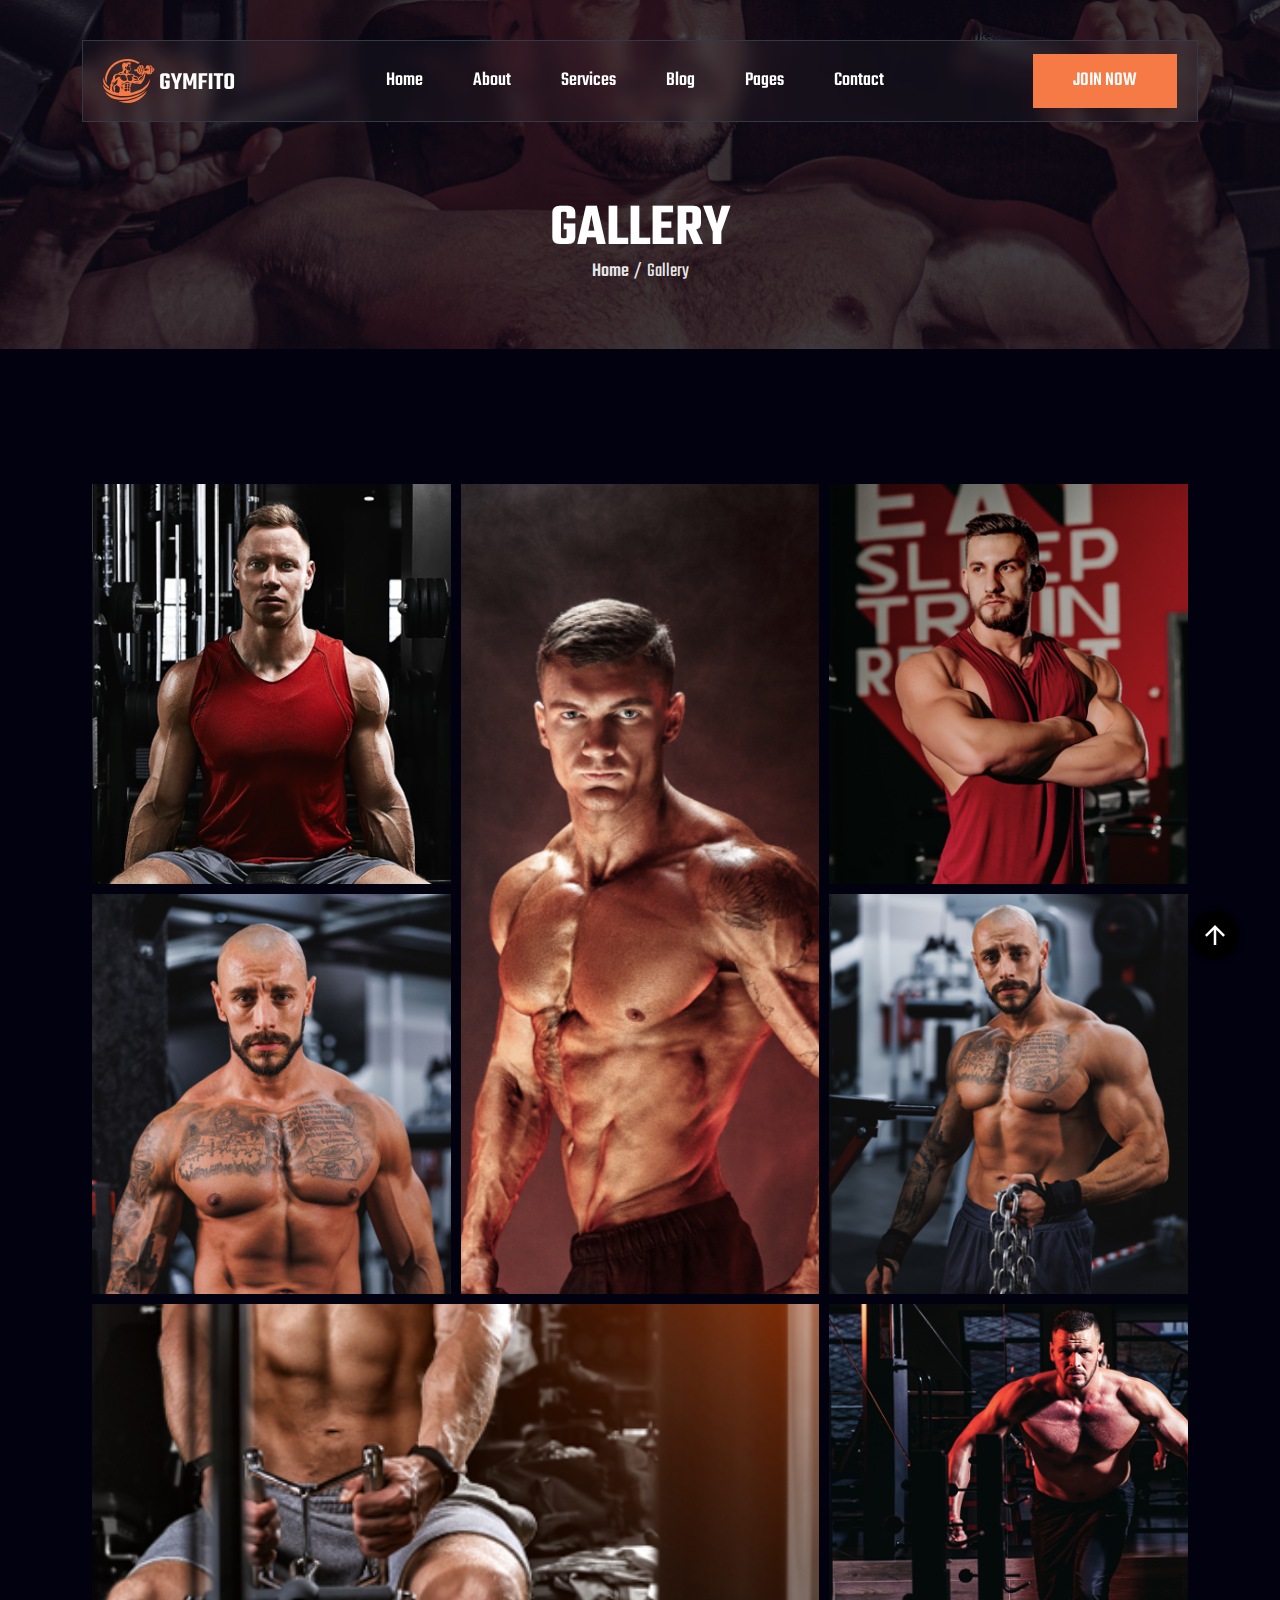
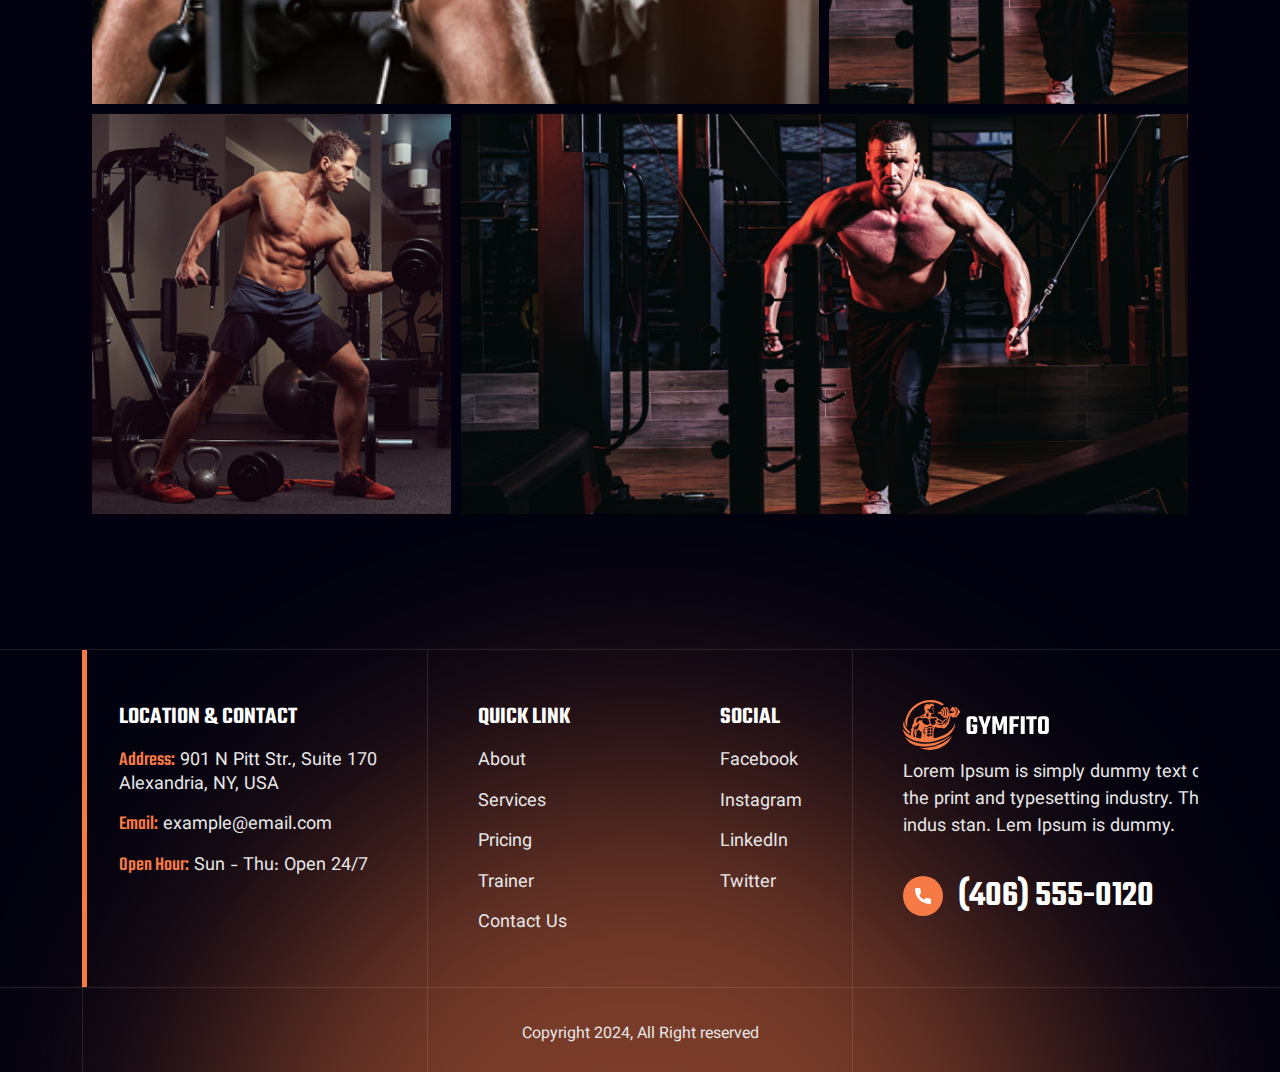
<file: gallery.html>
<!DOCTYPE html>
<html class="no-js" lang="en">

<head>
    <!-- Meta Tags -->
    <meta charset="utf-8" />
    <meta http-equiv="x-ua-compatible" content="ie=edge" />
    <meta name="viewport" content="width=device-width, initial-scale=1" />
    <meta name="author" content="Thememarch" />
    <!-- Favicon Icon -->
    <link rel="icon" href="assets/img/favicon.svg" />
    <!-- Site Title -->
    <title>Gymfito - Fitness & Gym</title>
    <link rel="stylesheet" href="assets/css/plugins/bootstrap.min.css" />
    <link rel="stylesheet" href="assets/css/plugins/aos.css" />
    <link rel="stylesheet" href="assets/css/plugins/lightgallery.min.css" />
    <link rel="stylesheet" href="assets/css/plugins/swiper.min.css" />
    <link rel="stylesheet" href="assets/css/style.css" />
</head>

<body>


    <!-- Start Header Section -->
    <header class="ak-site_header ak-style1 ak-sticky_header">
        <div class="ak-main_header">
            <div class="container">
                <div class="ak-main_header_in">
                    <div class="ak-main-header-left">
                        <a class="ak-site_branding" href="index.html">
                            <img src="assets/img/logo.svg" alt="..." />
                        </a>
                    </div>
                    <div class="ak-main-header-center">
                        <div class="ak-nav ak-medium">
                            <ul class="ak-nav_list">
                                <li>
                                    <a href="index.html">Home</a>
                                </li>
                                <li>
                                    <a href="about.html">About</a>
                                </li>
                                <li class="menu-item-has-children">
                                    <a href="services.html">Services</a>
                                    <ul>
                                        <li>
                                            <a href="services.html">Services</a>
                                        </li>

                                        <li>
                                            <a href="services-details.html">Services Details</a>
                                        </li>
                                    </ul>
                                </li>
                                <li class="menu-item-has-children">
                                    <a href="blog.html">Blog</a>
                                    <ul>
                                        <li>
                                            <a href="blog.html">Blog</a>
                                        </li>
                                        <li>
                                            <a href="blog-details.html">Blog Details</a>
                                        </li>
                                    </ul>
                                </li>
                                <li class="menu-item-has-children">
                                    <a href="#" class="nav-pages-item">Pages</a>
                                    <ul>
                                        <li>
                                            <a href="classes.html">Classes</a>
                                        </li>
                                        <li>
                                            <a href="classes-details.html">Classes Details</a>
                                        </li>
                                        <li>
                                            <a href="trainer.html">Trainer </a>
                                        </li>
                                        <li>
                                            <a href="trainer-details.html">Trainer Details</a>
                                        </li>
                                        <li>
                                            <a href="bim-calculator.html">Bmi Calculator</a>
                                        </li>
                                        <li>
                                            <a href="schedule.html">Schedule</a>
                                        </li>
                                        <li>
                                            <a href="pricing.html">Pricing</a>
                                        </li>
                                        <li>
                                            <a href="gallery.html">Gallery</a>
                                        </li>
                                    </ul>
                                </li>
                                <li>
                                    <a href="contact-us.html">Contact</a>
                                </li>
                            </ul>
                        </div>
                    </div>
                    <div class="ak-main-header-right">
                        <a href="classes.html" class="button-primary"> JOIN NOW </a>
                    </div>
                </div>
            </div>
        </div>
    </header>
    <!-- End Header Section -->

    <!-- Start common page title  -->
    <div data-src="assets/img/common-page-img.png" class="ak-bg">
        <div class="ak-height-200 ak-height-lg-100"></div>
        <div class="container">
            <div class="common-page-title">
                <h2 class="page-title">Gallery</h2>
                <div class="page-subtitle">
                    <a href="">Home</a>
                    <p>/</p>
                    <p>Gallery</p>
                </div>
            </div>
        </div>
        <div class="ak-height-65 ak-height-lg-50"></div>
    </div>
    <!-- End common page title  -->



    <div class="ak-height-135 ak-height-lg-80"></div>
    <div class="container">
        <div class="gallery-show" id="static-thumbnails" data-aos="fade-up">
            <div class="item nomarl">
                <a href="assets/img/gallery_show_1.jpg">
                    <img src="assets/img/gallery_show_1.jpg" alt="...">
                    <div class="frame">
                        <span><img src="assets/img/zoom.svg" alt="zoom"></span>
                    </div>
                </a>
            </div>
            <div class="item vertical">
                <a href="assets/img/gallery_show_2.jpg">
                    <img src="assets/img/gallery_show_2.jpg" alt="...">
                    <div class="frame">
                        <span><img src="assets/img/zoom.svg" alt="zoom"></span>
                    </div>
                </a>
            </div>
            <div class="item nomarl">
                <a href="assets/img/gallery_show_3.jpg">
                    <img src="assets/img/gallery_show_3.jpg" alt="...">
                    <div class="frame">
                        <span><img src="assets/img/zoom.svg" alt="zoom"></span>
                    </div>
                </a>
            </div>
            <div class="item">
                <a href="assets/img/gallery_show_4.jpg">
                    <img src="assets/img/gallery_show_4.jpg" alt="...">
                    <div class="frame">
                        <span><img src="assets/img/zoom.svg" alt="zoom"></span>
                    </div>
                </a>
            </div>
            <div class="item horizontal">
                <a href="assets/img/gallery_show_5.jpg">
                    <img src="assets/img/gallery_show_5.jpg" alt="...">
                    <div class="frame">
                        <span><img src="assets/img/zoom.svg" alt="zoom"></span>
                    </div>
                </a>
            </div>
            <div class="item">
                <a href="assets/img/gallery_show_6.jpg">
                    <img src="assets/img/gallery_show_6.jpg" alt="...">
                    <div class="frame">
                        <span><img src="assets/img/zoom.svg" alt="zoom"></span>
                    </div>
                </a>
            </div>
            <div class="item">
                <a href="assets/img/gallery_show_7.jpg">
                    <img src="assets/img/gallery_show_7.jpg" alt="...">
                    <div class="frame">
                        <span><img src="assets/img/zoom.svg" alt="zoom"></span>
                    </div>
                </a>
            </div>
            <div class="item">
                <a href="assets/img/gallery_show_8.jpg">
                    <img src="assets/img/gallery_show_8.jpg" alt="...">
                    <div class="frame">
                        <span><img src="assets/img/zoom.svg" alt="zoom"></span>
                    </div>
                </a>
            </div>
            <div class="item horizontal">
                <a href="assets/img/gallery_show_7.jpg">
                    <img src="assets/img/gallery_show_7.jpg" alt="...">
                    <div class="frame">
                        <span><img src="assets/img/zoom.svg" alt="zoom"></span>
                    </div>
                </a>
            </div>
        </div>
    </div>

    <!-- Start Footer -->
    <div class="ak-height-135 ak-height-lg-80"></div>
    <footer class="footer">
        <img src="assets/img/footer_bg_light.svg" class="footer_bg_light" alt="...">
        <div class="border-footer-1"></div>
        <div class="container">
            <div class="footer style-1">
                <!-- <div class="border-footer-1"></div> -->
                <div class="location-contact">
                    <h5 class="title">LOCATION & CONTACT</h5>
                    <p class="address"><span>Address:</span> 901 N Pitt Str., Suite 170
                        <br> Alexandria, NY, USA
                    </p>
                    <a href="mailto:example@email.com" class="email"><span>Email:</span> example@email.com</a>
                    <p><span class="time">Open Hour:</span> Sun - Thu: Open 24/7</p>
                </div>

                <div class="link-social">
                    <div class="link">
                        <h5 class="title">QUICK LINK</h5>
                        <a href="about.html">About</a>
                        <a href="services.html">Services</a>
                        <a href="pricing.html">Pricing</a>
                        <a href="trainer.html">Trainer</a>
                        <a href="contact-us.html">Contact Us</a>
                    </div>
                    <div class="social">
                        <h5 class="title">SOCIAL</h5>
                        <a href="https://www.facebook.com/">Facebook</a>
                        <a href="https://www.instagram.com/">Instagram</a>
                        <a href="https://www.linkedin.com/">LinkedIn</a>
                        <a href="https://x.com/">Twitter</a>
                    </div>
                </div>

                <div class="logo-footer">
                    <div class="logo">
                        <img src="assets/img/logo.svg" alt="logo">
                    </div>
                    <p class="desp">Lorem Ipsum is simply dummy text of the print and typesetting industry. The
                        indus stan. Lem Ipsum
                        is dummy.</p>
                    <a href="tel:(406)5550120" class="phone">
                        <div class="icon">
                            <svg width="40" height="41" viewBox="0 0 40 41" fill="none"
                                xmlns="http://www.w3.org/2000/svg">
                                <circle cx="20" cy="20.0137" r="20" fill="#F67A45" />
                                <g clip-path="url(#clip0_2083_460)">
                                    <path
                                        d="M26.7162 22.5158C25.7366 22.5158 24.7748 22.3626 23.8633 22.0614C23.4167 21.9091 22.8676 22.0488 22.595 22.3288L20.796 23.6869C18.7096 22.5732 17.4245 21.2884 16.326 19.2177L17.6441 17.4655C17.9865 17.1235 18.1094 16.624 17.9622 16.1552C17.6597 15.239 17.506 14.2776 17.506 13.2976C17.5061 12.5896 16.9301 12.0137 16.2222 12.0137H13.2839C12.576 12.0137 12 12.5896 12 13.2975C12 21.4121 18.6016 28.0137 26.7162 28.0137C27.4241 28.0137 28 27.4377 28 26.7298V23.7997C28 23.0918 27.424 22.5158 26.7162 22.5158Z"
                                        fill="white" />
                                </g>
                                <defs>
                                    <clipPath id="clip0_2083_460">
                                        <rect width="16" height="16" fill="white" transform="translate(12 12.0137)" />
                                    </clipPath>
                                </defs>
                            </svg>
                        </div>
                        <h3 class="title">(406) 555-0120</h3>
                    </a>
                </div>
            </div>
        </div>
        <div class="border-footer-2"></div>
        <div class="copyright-text">
            <p>Copyright 2024, All Right reserved</p>
        </div>
    </footer>
    <!-- End Footer -->

    <span class="ak-scrollup">
        <svg width="20" height="20" viewBox="0 0 20 20" fill="none" xmlns="http://www.w3.org/2000/svg">
            <path d="M0 10L1.7625 11.7625L8.75 4.7875V20H11.25V4.7875L18.225 11.775L20 10L10 0L0 10Z"
                fill="currentColor" />
        </svg>
    </span>
    <!-- Start Video Popup -->
    <div class="ak-video-popup">
        <div class="ak-video-popup-overlay"></div>
        <div class="ak-video-popup-content">
            <div class="ak-video-popup-layer"></div>
            <div class="ak-video-popup-container">
                <div class="ak-video-popup-align">
                    <div class="embed-responsive embed-responsive-16by9">
                        <iframe class="embed-responsive-item" src="about:blank"></iframe>
                    </div>
                </div>
                <div class="ak-video-popup-close"></div>
            </div>
        </div>
    </div>
    <!-- End Video Popup -->

    <!-- Script -->
    <script src="assets/js/plugins/jquery-3.7.1.min.js"></script>
    <script src="assets/js/plugins/aos.js"></script>
    <script src="assets/js/plugins/lightgallery.min.js"></script>
    <script src="assets/js/plugins/swiper.min.js"></script>
    <script src="assets/js/main.js"></script>
</body>

</html>
</file>
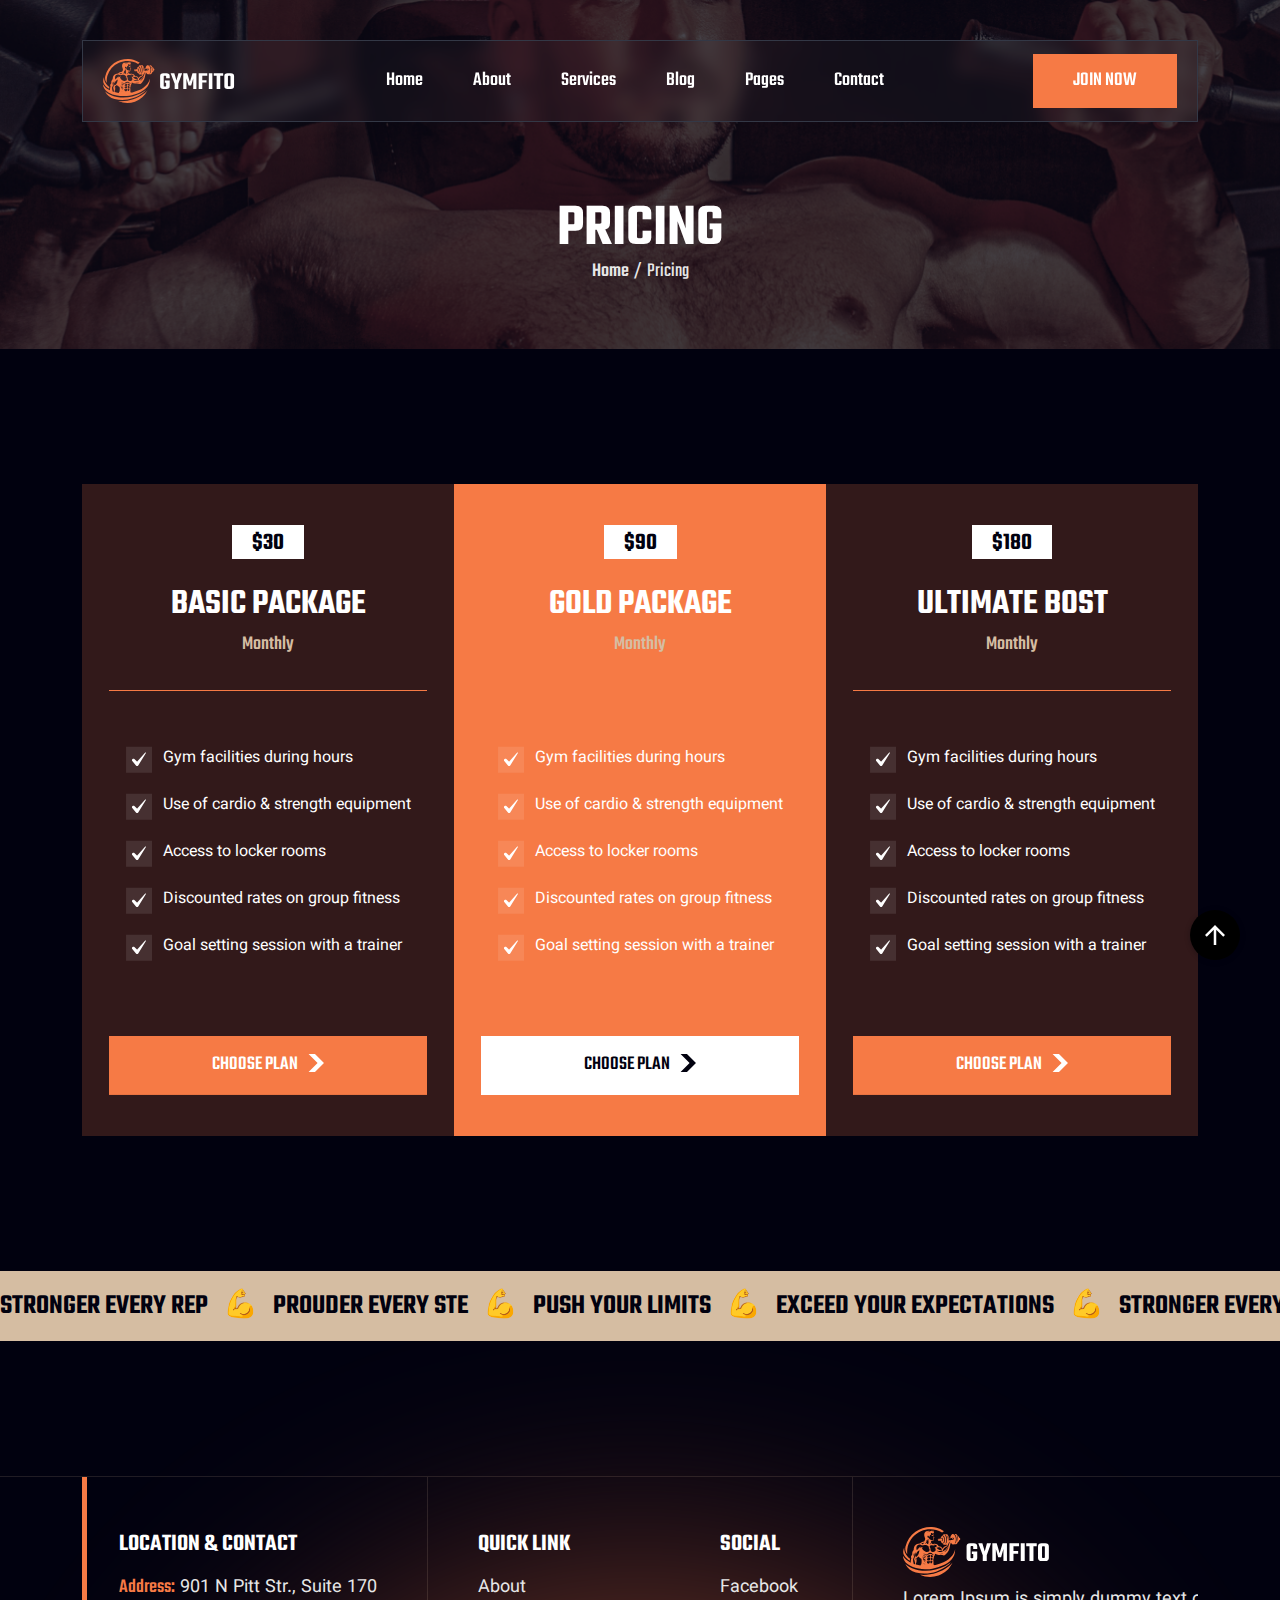
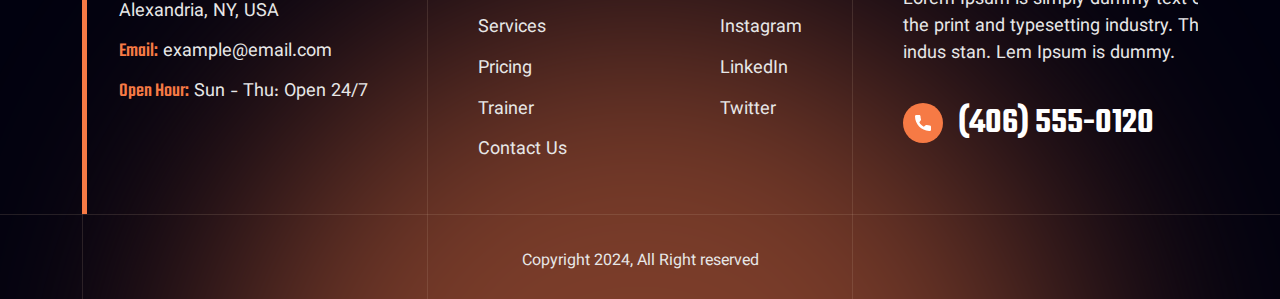
<file: pricing.html>
<!DOCTYPE html>
<html class="no-js" lang="en">

<head>
    <!-- Meta Tags -->
    <meta charset="utf-8" />
    <meta http-equiv="x-ua-compatible" content="ie=edge" />
    <meta name="viewport" content="width=device-width, initial-scale=1" />
    <meta name="author" content="Thememarch" />
    <!-- Favicon Icon -->
    <link rel="icon" href="assets/img/favicon.svg" />
    <!-- Site Title -->
    <title>Gymfito - Fitness & Gym</title>
    <link rel="stylesheet" href="assets/css/plugins/bootstrap.min.css" />
    <link rel="stylesheet" href="assets/css/plugins/aos.css" />
    <link rel="stylesheet" href="assets/css/plugins/lightgallery.min.css" />
    <link rel="stylesheet" href="assets/css/plugins/swiper.min.css" />
    <link rel="stylesheet" href="assets/css/style.css" />
</head>

<body>


    <!-- Start Header Section -->
    <header class="ak-site_header ak-style1 ak-sticky_header">
        <div class="ak-main_header">
            <div class="container">
                <div class="ak-main_header_in">
                    <div class="ak-main-header-left">
                        <a class="ak-site_branding" href="index.html">
                            <img src="assets/img/logo.svg" alt="...">
                        </a>
                    </div>
                    <div class="ak-main-header-center">
                        <div class="ak-nav ak-medium">
                            <ul class="ak-nav_list">
                                <li>
                                    <a href="index.html">Home</a>
                                </li>
                                <li>
                                    <a href="about.html">About</a>
                                </li>
                                <li class="menu-item-has-children">
                                    <a href="services.html">Services</a>
                                    <ul>
                                        <li>
                                            <a href="services.html">Services</a>
                                        </li>

                                        <li>
                                            <a href="services-details.html">Services Details</a>
                                        </li>
                                    </ul>
                                </li>
                                <li class="menu-item-has-children">
                                    <a href="blog.html">Blog</a>
                                    <ul>
                                        <li>
                                            <a href="blog.html">Blog</a>
                                        </li>
                                        <li>
                                            <a href="blog-details.html">Blog Details</a>
                                        </li>
                                    </ul>
                                </li>
                                <li class="menu-item-has-children">
                                    <a href="#" class="nav-pages-item">Pages</a>
                                    <ul>
                                        <li>
                                            <a href="classes.html">Classes</a>
                                        </li>
                                        <li>
                                            <a href="classes-details.html">Classes Details</a>
                                        </li>
                                        <li>
                                            <a href="trainer.html">Trainer </a>
                                        </li>
                                        <li>
                                            <a href="trainer-details.html">Trainer Details</a>
                                        </li>
                                        <li>
                                            <a href="bim-calculator.html">Bmi Calculator</a>
                                        </li>
                                        <li>
                                            <a href="schedule.html">Schedule</a>
                                        </li>
                                        <li>
                                            <a href="pricing.html">Pricing</a>
                                        </li>
                                        <li>
                                            <a href="gallery.html">Gallery</a>
                                        </li>
                                    </ul>
                                </li>
                                <li>
                                    <a href="contact-us.html">Contact</a>
                                </li>
                            </ul>
                        </div>
                    </div>
                    <div class="ak-main-header-right">
                        <a href="classes.html" class="button-primary">
                            JOIN NOW
                        </a>
                    </div>
                </div>
            </div>
        </div>
    </header>
    <!-- End Header Section -->


    <!-- Start common page title  -->
    <div data-src="assets/img/common-page-img.png" class="ak-bg">
        <div class="ak-height-200 ak-height-lg-100"></div>
        <div class="container">
            <div class="common-page-title">
                <h2 class="page-title">Pricing</h2>
                <div class="page-subtitle">
                    <a href="">Home</a>
                    <p>/</p>
                    <p>Pricing </p>
                </div>
            </div>
        </div>
        <div class="ak-height-65 ak-height-lg-50"></div>
    </div>
    <!-- End common page title  -->


    <!-- Start Pricing -->
    <div class="ak-height-135 ak-height-lg-80"></div>

    <div class="container">
        <div class="package-content">
            <div class="package type2" data-aos="fade-up">
                <div class="package-one style2 hover-active-class">
                    <div class="title">
                        <h5> $30</h5>
                        <h3>Basic Package</h3>
                        <h6>Monthly</h6>
                    </div>
                    <div class="border-horizontal"></div>
                    <ul class="package-list">
                        <li>
                            <svg xmlns="http://www.w3.org/2000/svg" width="27" height="27" viewBox="0 0 27 27"
                                fill="none">
                                <rect x="0.0420837" y="0.742188" width="26" height="26" fill="white"
                                    fill-opacity="0.1" />
                                <path
                                    d="M7.40184 12.6533C7.12571 12.6541 6.85543 12.7331 6.62228 12.881C6.38914 13.029 6.20265 13.24 6.0844 13.4895C5.96614 13.739 5.92095 14.017 5.95406 14.2911C5.98717 14.5652 6.09722 14.8244 6.27147 15.0386L9.98624 19.5892C10.1187 19.7537 10.2885 19.8842 10.4815 19.9698C10.6745 20.0555 10.8851 20.0939 11.096 20.0818C11.5469 20.0576 11.9539 19.8164 12.2135 19.4198L19.93 6.99236C19.9313 6.9903 19.9326 6.98824 19.9339 6.9862C20.0063 6.87504 19.9829 6.65473 19.8334 6.51633C19.7924 6.47832 19.744 6.44912 19.6912 6.43053C19.6384 6.41193 19.5824 6.40434 19.5266 6.40821C19.4708 6.41208 19.4164 6.42734 19.3667 6.45304C19.317 6.47874 19.2731 6.51434 19.2377 6.55765C19.2349 6.56106 19.232 6.56441 19.2291 6.56771L11.4469 15.3604C11.4173 15.3939 11.3813 15.4212 11.3411 15.4406C11.3009 15.46 11.2572 15.4713 11.2125 15.4737C11.1679 15.4761 11.1233 15.4696 11.0812 15.4547C11.0391 15.4397 11.0004 15.4165 10.9674 15.3864L8.38458 13.0361C8.11634 12.7902 7.76574 12.6536 7.40184 12.6533Z"
                                    fill="white" />
                            </svg>
                            <span>Gym facilities during hours</span>
                        </li>
                        <li>
                            <svg xmlns="http://www.w3.org/2000/svg" width="27" height="27" viewBox="0 0 27 27"
                                fill="none">
                                <rect x="0.0420837" y="0.742188" width="26" height="26" fill="white"
                                    fill-opacity="0.1" />
                                <path
                                    d="M7.40184 12.6533C7.12571 12.6541 6.85543 12.7331 6.62228 12.881C6.38914 13.029 6.20265 13.24 6.0844 13.4895C5.96614 13.739 5.92095 14.017 5.95406 14.2911C5.98717 14.5652 6.09722 14.8244 6.27147 15.0386L9.98624 19.5892C10.1187 19.7537 10.2885 19.8842 10.4815 19.9698C10.6745 20.0555 10.8851 20.0939 11.096 20.0818C11.5469 20.0576 11.9539 19.8164 12.2135 19.4198L19.93 6.99236C19.9313 6.9903 19.9326 6.98824 19.9339 6.9862C20.0063 6.87504 19.9829 6.65473 19.8334 6.51633C19.7924 6.47832 19.744 6.44912 19.6912 6.43053C19.6384 6.41193 19.5824 6.40434 19.5266 6.40821C19.4708 6.41208 19.4164 6.42734 19.3667 6.45304C19.317 6.47874 19.2731 6.51434 19.2377 6.55765C19.2349 6.56106 19.232 6.56441 19.2291 6.56771L11.4469 15.3604C11.4173 15.3939 11.3813 15.4212 11.3411 15.4406C11.3009 15.46 11.2572 15.4713 11.2125 15.4737C11.1679 15.4761 11.1233 15.4696 11.0812 15.4547C11.0391 15.4397 11.0004 15.4165 10.9674 15.3864L8.38458 13.0361C8.11634 12.7902 7.76574 12.6536 7.40184 12.6533Z"
                                    fill="white" />
                            </svg>
                            <span>Use of cardio & strength equipment</span>
                        </li>
                        <li>
                            <svg xmlns="http://www.w3.org/2000/svg" width="27" height="27" viewBox="0 0 27 27"
                                fill="none">
                                <rect x="0.0420837" y="0.742188" width="26" height="26" fill="white"
                                    fill-opacity="0.1" />
                                <path
                                    d="M7.40184 12.6533C7.12571 12.6541 6.85543 12.7331 6.62228 12.881C6.38914 13.029 6.20265 13.24 6.0844 13.4895C5.96614 13.739 5.92095 14.017 5.95406 14.2911C5.98717 14.5652 6.09722 14.8244 6.27147 15.0386L9.98624 19.5892C10.1187 19.7537 10.2885 19.8842 10.4815 19.9698C10.6745 20.0555 10.8851 20.0939 11.096 20.0818C11.5469 20.0576 11.9539 19.8164 12.2135 19.4198L19.93 6.99236C19.9313 6.9903 19.9326 6.98824 19.9339 6.9862C20.0063 6.87504 19.9829 6.65473 19.8334 6.51633C19.7924 6.47832 19.744 6.44912 19.6912 6.43053C19.6384 6.41193 19.5824 6.40434 19.5266 6.40821C19.4708 6.41208 19.4164 6.42734 19.3667 6.45304C19.317 6.47874 19.2731 6.51434 19.2377 6.55765C19.2349 6.56106 19.232 6.56441 19.2291 6.56771L11.4469 15.3604C11.4173 15.3939 11.3813 15.4212 11.3411 15.4406C11.3009 15.46 11.2572 15.4713 11.2125 15.4737C11.1679 15.4761 11.1233 15.4696 11.0812 15.4547C11.0391 15.4397 11.0004 15.4165 10.9674 15.3864L8.38458 13.0361C8.11634 12.7902 7.76574 12.6536 7.40184 12.6533Z"
                                    fill="white" />
                            </svg>
                            <span>Access to locker rooms</span>
                        </li>
                        <li>
                            <svg xmlns="http://www.w3.org/2000/svg" width="27" height="27" viewBox="0 0 27 27"
                                fill="none">
                                <rect x="0.0420837" y="0.742188" width="26" height="26" fill="white"
                                    fill-opacity="0.1" />
                                <path
                                    d="M7.40184 12.6533C7.12571 12.6541 6.85543 12.7331 6.62228 12.881C6.38914 13.029 6.20265 13.24 6.0844 13.4895C5.96614 13.739 5.92095 14.017 5.95406 14.2911C5.98717 14.5652 6.09722 14.8244 6.27147 15.0386L9.98624 19.5892C10.1187 19.7537 10.2885 19.8842 10.4815 19.9698C10.6745 20.0555 10.8851 20.0939 11.096 20.0818C11.5469 20.0576 11.9539 19.8164 12.2135 19.4198L19.93 6.99236C19.9313 6.9903 19.9326 6.98824 19.9339 6.9862C20.0063 6.87504 19.9829 6.65473 19.8334 6.51633C19.7924 6.47832 19.744 6.44912 19.6912 6.43053C19.6384 6.41193 19.5824 6.40434 19.5266 6.40821C19.4708 6.41208 19.4164 6.42734 19.3667 6.45304C19.317 6.47874 19.2731 6.51434 19.2377 6.55765C19.2349 6.56106 19.232 6.56441 19.2291 6.56771L11.4469 15.3604C11.4173 15.3939 11.3813 15.4212 11.3411 15.4406C11.3009 15.46 11.2572 15.4713 11.2125 15.4737C11.1679 15.4761 11.1233 15.4696 11.0812 15.4547C11.0391 15.4397 11.0004 15.4165 10.9674 15.3864L8.38458 13.0361C8.11634 12.7902 7.76574 12.6536 7.40184 12.6533Z"
                                    fill="white" />
                            </svg>
                            <span>Discounted rates on group fitness</span>
                        </li>
                        <li>
                            <svg xmlns="http://www.w3.org/2000/svg" width="27" height="27" viewBox="0 0 27 27"
                                fill="none">
                                <rect x="0.0420837" y="0.742188" width="26" height="26" fill="white"
                                    fill-opacity="0.1" />
                                <path
                                    d="M7.40184 12.6533C7.12571 12.6541 6.85543 12.7331 6.62228 12.881C6.38914 13.029 6.20265 13.24 6.0844 13.4895C5.96614 13.739 5.92095 14.017 5.95406 14.2911C5.98717 14.5652 6.09722 14.8244 6.27147 15.0386L9.98624 19.5892C10.1187 19.7537 10.2885 19.8842 10.4815 19.9698C10.6745 20.0555 10.8851 20.0939 11.096 20.0818C11.5469 20.0576 11.9539 19.8164 12.2135 19.4198L19.93 6.99236C19.9313 6.9903 19.9326 6.98824 19.9339 6.9862C20.0063 6.87504 19.9829 6.65473 19.8334 6.51633C19.7924 6.47832 19.744 6.44912 19.6912 6.43053C19.6384 6.41193 19.5824 6.40434 19.5266 6.40821C19.4708 6.41208 19.4164 6.42734 19.3667 6.45304C19.317 6.47874 19.2731 6.51434 19.2377 6.55765C19.2349 6.56106 19.232 6.56441 19.2291 6.56771L11.4469 15.3604C11.4173 15.3939 11.3813 15.4212 11.3411 15.4406C11.3009 15.46 11.2572 15.4713 11.2125 15.4737C11.1679 15.4761 11.1233 15.4696 11.0812 15.4547C11.0391 15.4397 11.0004 15.4165 10.9674 15.3864L8.38458 13.0361C8.11634 12.7902 7.76574 12.6536 7.40184 12.6533Z"
                                    fill="white" />
                            </svg>
                            <span>Goal setting session with a trainer</span>
                        </li>

                    </ul>
                    <a class="button-primary style_2 ak-center" href="#">
                        CHOOSE PLAN
                        <span class="icon"><svg xmlns="http://www.w3.org/2000/svg" width="16" height="20"
                                viewBox="0 0 16 20" fill="none">
                                <g clip-path="url(#clip0_1735_935)">
                                    <path fill-rule="evenodd" clip-rule="evenodd"
                                        d="M0.585999 18.938L9.586 9.93799L0.585999 0.937988H6.99073L15.9907 9.93799L6.99073 18.938H0.585999Z"
                                        fill="white" />
                                </g>
                                <defs>
                                    <clipPath id="clip0_1735_9355">
                                        <rect width="16" height="19" fill="white" transform="translate(0 0.5)" />
                                    </clipPath>
                                </defs>
                            </svg>
                        </span>
                    </a>
                </div>
                <div class="package-two style2 hover-active-class active">
                    <div class="title">
                        <h5> $90</h5>
                        <h3>Gold Package</h3>
                        <h6>Monthly</h6>
                    </div>
                    <div class="border-horizontal"></div>
                    <ul class="package-list">
                        <li>
                            <svg xmlns="http://www.w3.org/2000/svg" width="27" height="27" viewBox="0 0 27 27"
                                fill="none">
                                <rect x="0.0420837" y="0.742188" width="26" height="26" fill="white"
                                    fill-opacity="0.1" />
                                <path
                                    d="M7.40184 12.6533C7.12571 12.6541 6.85543 12.7331 6.62228 12.881C6.38914 13.029 6.20265 13.24 6.0844 13.4895C5.96614 13.739 5.92095 14.017 5.95406 14.2911C5.98717 14.5652 6.09722 14.8244 6.27147 15.0386L9.98624 19.5892C10.1187 19.7537 10.2885 19.8842 10.4815 19.9698C10.6745 20.0555 10.8851 20.0939 11.096 20.0818C11.5469 20.0576 11.9539 19.8164 12.2135 19.4198L19.93 6.99236C19.9313 6.9903 19.9326 6.98824 19.9339 6.9862C20.0063 6.87504 19.9829 6.65473 19.8334 6.51633C19.7924 6.47832 19.744 6.44912 19.6912 6.43053C19.6384 6.41193 19.5824 6.40434 19.5266 6.40821C19.4708 6.41208 19.4164 6.42734 19.3667 6.45304C19.317 6.47874 19.2731 6.51434 19.2377 6.55765C19.2349 6.56106 19.232 6.56441 19.2291 6.56771L11.4469 15.3604C11.4173 15.3939 11.3813 15.4212 11.3411 15.4406C11.3009 15.46 11.2572 15.4713 11.2125 15.4737C11.1679 15.4761 11.1233 15.4696 11.0812 15.4547C11.0391 15.4397 11.0004 15.4165 10.9674 15.3864L8.38458 13.0361C8.11634 12.7902 7.76574 12.6536 7.40184 12.6533Z"
                                    fill="white" />
                            </svg>
                            <span>Gym facilities during hours</span>
                        </li>
                        <li>
                            <svg xmlns="http://www.w3.org/2000/svg" width="27" height="27" viewBox="0 0 27 27"
                                fill="none">
                                <rect x="0.0420837" y="0.742188" width="26" height="26" fill="white"
                                    fill-opacity="0.1" />
                                <path
                                    d="M7.40184 12.6533C7.12571 12.6541 6.85543 12.7331 6.62228 12.881C6.38914 13.029 6.20265 13.24 6.0844 13.4895C5.96614 13.739 5.92095 14.017 5.95406 14.2911C5.98717 14.5652 6.09722 14.8244 6.27147 15.0386L9.98624 19.5892C10.1187 19.7537 10.2885 19.8842 10.4815 19.9698C10.6745 20.0555 10.8851 20.0939 11.096 20.0818C11.5469 20.0576 11.9539 19.8164 12.2135 19.4198L19.93 6.99236C19.9313 6.9903 19.9326 6.98824 19.9339 6.9862C20.0063 6.87504 19.9829 6.65473 19.8334 6.51633C19.7924 6.47832 19.744 6.44912 19.6912 6.43053C19.6384 6.41193 19.5824 6.40434 19.5266 6.40821C19.4708 6.41208 19.4164 6.42734 19.3667 6.45304C19.317 6.47874 19.2731 6.51434 19.2377 6.55765C19.2349 6.56106 19.232 6.56441 19.2291 6.56771L11.4469 15.3604C11.4173 15.3939 11.3813 15.4212 11.3411 15.4406C11.3009 15.46 11.2572 15.4713 11.2125 15.4737C11.1679 15.4761 11.1233 15.4696 11.0812 15.4547C11.0391 15.4397 11.0004 15.4165 10.9674 15.3864L8.38458 13.0361C8.11634 12.7902 7.76574 12.6536 7.40184 12.6533Z"
                                    fill="white" />
                            </svg>
                            <span>Use of cardio & strength equipment</span>
                        </li>
                        <li>
                            <svg xmlns="http://www.w3.org/2000/svg" width="27" height="27" viewBox="0 0 27 27"
                                fill="none">
                                <rect x="0.0420837" y="0.742188" width="26" height="26" fill="white"
                                    fill-opacity="0.1" />
                                <path
                                    d="M7.40184 12.6533C7.12571 12.6541 6.85543 12.7331 6.62228 12.881C6.38914 13.029 6.20265 13.24 6.0844 13.4895C5.96614 13.739 5.92095 14.017 5.95406 14.2911C5.98717 14.5652 6.09722 14.8244 6.27147 15.0386L9.98624 19.5892C10.1187 19.7537 10.2885 19.8842 10.4815 19.9698C10.6745 20.0555 10.8851 20.0939 11.096 20.0818C11.5469 20.0576 11.9539 19.8164 12.2135 19.4198L19.93 6.99236C19.9313 6.9903 19.9326 6.98824 19.9339 6.9862C20.0063 6.87504 19.9829 6.65473 19.8334 6.51633C19.7924 6.47832 19.744 6.44912 19.6912 6.43053C19.6384 6.41193 19.5824 6.40434 19.5266 6.40821C19.4708 6.41208 19.4164 6.42734 19.3667 6.45304C19.317 6.47874 19.2731 6.51434 19.2377 6.55765C19.2349 6.56106 19.232 6.56441 19.2291 6.56771L11.4469 15.3604C11.4173 15.3939 11.3813 15.4212 11.3411 15.4406C11.3009 15.46 11.2572 15.4713 11.2125 15.4737C11.1679 15.4761 11.1233 15.4696 11.0812 15.4547C11.0391 15.4397 11.0004 15.4165 10.9674 15.3864L8.38458 13.0361C8.11634 12.7902 7.76574 12.6536 7.40184 12.6533Z"
                                    fill="white" />
                            </svg>
                            <span>Access to locker rooms</span>
                        </li>
                        <li>
                            <svg xmlns="http://www.w3.org/2000/svg" width="27" height="27" viewBox="0 0 27 27"
                                fill="none">
                                <rect x="0.0420837" y="0.742188" width="26" height="26" fill="white"
                                    fill-opacity="0.1" />
                                <path
                                    d="M7.40184 12.6533C7.12571 12.6541 6.85543 12.7331 6.62228 12.881C6.38914 13.029 6.20265 13.24 6.0844 13.4895C5.96614 13.739 5.92095 14.017 5.95406 14.2911C5.98717 14.5652 6.09722 14.8244 6.27147 15.0386L9.98624 19.5892C10.1187 19.7537 10.2885 19.8842 10.4815 19.9698C10.6745 20.0555 10.8851 20.0939 11.096 20.0818C11.5469 20.0576 11.9539 19.8164 12.2135 19.4198L19.93 6.99236C19.9313 6.9903 19.9326 6.98824 19.9339 6.9862C20.0063 6.87504 19.9829 6.65473 19.8334 6.51633C19.7924 6.47832 19.744 6.44912 19.6912 6.43053C19.6384 6.41193 19.5824 6.40434 19.5266 6.40821C19.4708 6.41208 19.4164 6.42734 19.3667 6.45304C19.317 6.47874 19.2731 6.51434 19.2377 6.55765C19.2349 6.56106 19.232 6.56441 19.2291 6.56771L11.4469 15.3604C11.4173 15.3939 11.3813 15.4212 11.3411 15.4406C11.3009 15.46 11.2572 15.4713 11.2125 15.4737C11.1679 15.4761 11.1233 15.4696 11.0812 15.4547C11.0391 15.4397 11.0004 15.4165 10.9674 15.3864L8.38458 13.0361C8.11634 12.7902 7.76574 12.6536 7.40184 12.6533Z"
                                    fill="white" />
                            </svg>
                            <span>Discounted rates on group fitness</span>
                        </li>
                        <li>
                            <svg xmlns="http://www.w3.org/2000/svg" width="27" height="27" viewBox="0 0 27 27"
                                fill="none">
                                <rect x="0.0420837" y="0.742188" width="26" height="26" fill="white"
                                    fill-opacity="0.1" />
                                <path
                                    d="M7.40184 12.6533C7.12571 12.6541 6.85543 12.7331 6.62228 12.881C6.38914 13.029 6.20265 13.24 6.0844 13.4895C5.96614 13.739 5.92095 14.017 5.95406 14.2911C5.98717 14.5652 6.09722 14.8244 6.27147 15.0386L9.98624 19.5892C10.1187 19.7537 10.2885 19.8842 10.4815 19.9698C10.6745 20.0555 10.8851 20.0939 11.096 20.0818C11.5469 20.0576 11.9539 19.8164 12.2135 19.4198L19.93 6.99236C19.9313 6.9903 19.9326 6.98824 19.9339 6.9862C20.0063 6.87504 19.9829 6.65473 19.8334 6.51633C19.7924 6.47832 19.744 6.44912 19.6912 6.43053C19.6384 6.41193 19.5824 6.40434 19.5266 6.40821C19.4708 6.41208 19.4164 6.42734 19.3667 6.45304C19.317 6.47874 19.2731 6.51434 19.2377 6.55765C19.2349 6.56106 19.232 6.56441 19.2291 6.56771L11.4469 15.3604C11.4173 15.3939 11.3813 15.4212 11.3411 15.4406C11.3009 15.46 11.2572 15.4713 11.2125 15.4737C11.1679 15.4761 11.1233 15.4696 11.0812 15.4547C11.0391 15.4397 11.0004 15.4165 10.9674 15.3864L8.38458 13.0361C8.11634 12.7902 7.76574 12.6536 7.40184 12.6533Z"
                                    fill="white" />
                            </svg>
                            <span>Goal setting session with a trainer</span>
                        </li>

                    </ul>
                    <a class="button-primary style_2 ak-center" href="#">
                        CHOOSE PLAN
                        <span class="icon"><svg xmlns="http://www.w3.org/2000/svg" width="16" height="20"
                                viewBox="0 0 16 20" fill="none">
                                <g clip-path="url(#clip0_1735_935)">
                                    <path fill-rule="evenodd" clip-rule="evenodd"
                                        d="M0.585999 18.938L9.586 9.93799L0.585999 0.937988H6.99073L15.9907 9.93799L6.99073 18.938H0.585999Z"
                                        fill="white" />
                                </g>
                                <defs>
                                    <clipPath id="clip0_1735_934355">
                                        <rect width="16" height="19" fill="white" transform="translate(0 0.5)" />
                                    </clipPath>
                                </defs>
                            </svg>
                        </span>
                    </a>
                </div>
                <div class="package-three style2 hover-active-class">
                    <div class="title">
                        <h5> $180</h5>
                        <h3>ULTIMATE BOST</h3>
                        <h6>Monthly</h6>
                    </div>
                    <div class="border-horizontal"></div>
                    <ul class="package-list">
                        <li>
                            <svg xmlns="http://www.w3.org/2000/svg" width="27" height="27" viewBox="0 0 27 27"
                                fill="none">
                                <rect x="0.0420837" y="0.742188" width="26" height="26" fill="white"
                                    fill-opacity="0.1" />
                                <path
                                    d="M7.40184 12.6533C7.12571 12.6541 6.85543 12.7331 6.62228 12.881C6.38914 13.029 6.20265 13.24 6.0844 13.4895C5.96614 13.739 5.92095 14.017 5.95406 14.2911C5.98717 14.5652 6.09722 14.8244 6.27147 15.0386L9.98624 19.5892C10.1187 19.7537 10.2885 19.8842 10.4815 19.9698C10.6745 20.0555 10.8851 20.0939 11.096 20.0818C11.5469 20.0576 11.9539 19.8164 12.2135 19.4198L19.93 6.99236C19.9313 6.9903 19.9326 6.98824 19.9339 6.9862C20.0063 6.87504 19.9829 6.65473 19.8334 6.51633C19.7924 6.47832 19.744 6.44912 19.6912 6.43053C19.6384 6.41193 19.5824 6.40434 19.5266 6.40821C19.4708 6.41208 19.4164 6.42734 19.3667 6.45304C19.317 6.47874 19.2731 6.51434 19.2377 6.55765C19.2349 6.56106 19.232 6.56441 19.2291 6.56771L11.4469 15.3604C11.4173 15.3939 11.3813 15.4212 11.3411 15.4406C11.3009 15.46 11.2572 15.4713 11.2125 15.4737C11.1679 15.4761 11.1233 15.4696 11.0812 15.4547C11.0391 15.4397 11.0004 15.4165 10.9674 15.3864L8.38458 13.0361C8.11634 12.7902 7.76574 12.6536 7.40184 12.6533Z"
                                    fill="white" />
                            </svg>
                            <span>Gym facilities during hours</span>
                        </li>
                        <li>
                            <svg xmlns="http://www.w3.org/2000/svg" width="27" height="27" viewBox="0 0 27 27"
                                fill="none">
                                <rect x="0.0420837" y="0.742188" width="26" height="26" fill="white"
                                    fill-opacity="0.1" />
                                <path
                                    d="M7.40184 12.6533C7.12571 12.6541 6.85543 12.7331 6.62228 12.881C6.38914 13.029 6.20265 13.24 6.0844 13.4895C5.96614 13.739 5.92095 14.017 5.95406 14.2911C5.98717 14.5652 6.09722 14.8244 6.27147 15.0386L9.98624 19.5892C10.1187 19.7537 10.2885 19.8842 10.4815 19.9698C10.6745 20.0555 10.8851 20.0939 11.096 20.0818C11.5469 20.0576 11.9539 19.8164 12.2135 19.4198L19.93 6.99236C19.9313 6.9903 19.9326 6.98824 19.9339 6.9862C20.0063 6.87504 19.9829 6.65473 19.8334 6.51633C19.7924 6.47832 19.744 6.44912 19.6912 6.43053C19.6384 6.41193 19.5824 6.40434 19.5266 6.40821C19.4708 6.41208 19.4164 6.42734 19.3667 6.45304C19.317 6.47874 19.2731 6.51434 19.2377 6.55765C19.2349 6.56106 19.232 6.56441 19.2291 6.56771L11.4469 15.3604C11.4173 15.3939 11.3813 15.4212 11.3411 15.4406C11.3009 15.46 11.2572 15.4713 11.2125 15.4737C11.1679 15.4761 11.1233 15.4696 11.0812 15.4547C11.0391 15.4397 11.0004 15.4165 10.9674 15.3864L8.38458 13.0361C8.11634 12.7902 7.76574 12.6536 7.40184 12.6533Z"
                                    fill="white" />
                            </svg>
                            <span>Use of cardio & strength equipment</span>
                        </li>
                        <li>
                            <svg xmlns="http://www.w3.org/2000/svg" width="27" height="27" viewBox="0 0 27 27"
                                fill="none">
                                <rect x="0.0420837" y="0.742188" width="26" height="26" fill="white"
                                    fill-opacity="0.1" />
                                <path
                                    d="M7.40184 12.6533C7.12571 12.6541 6.85543 12.7331 6.62228 12.881C6.38914 13.029 6.20265 13.24 6.0844 13.4895C5.96614 13.739 5.92095 14.017 5.95406 14.2911C5.98717 14.5652 6.09722 14.8244 6.27147 15.0386L9.98624 19.5892C10.1187 19.7537 10.2885 19.8842 10.4815 19.9698C10.6745 20.0555 10.8851 20.0939 11.096 20.0818C11.5469 20.0576 11.9539 19.8164 12.2135 19.4198L19.93 6.99236C19.9313 6.9903 19.9326 6.98824 19.9339 6.9862C20.0063 6.87504 19.9829 6.65473 19.8334 6.51633C19.7924 6.47832 19.744 6.44912 19.6912 6.43053C19.6384 6.41193 19.5824 6.40434 19.5266 6.40821C19.4708 6.41208 19.4164 6.42734 19.3667 6.45304C19.317 6.47874 19.2731 6.51434 19.2377 6.55765C19.2349 6.56106 19.232 6.56441 19.2291 6.56771L11.4469 15.3604C11.4173 15.3939 11.3813 15.4212 11.3411 15.4406C11.3009 15.46 11.2572 15.4713 11.2125 15.4737C11.1679 15.4761 11.1233 15.4696 11.0812 15.4547C11.0391 15.4397 11.0004 15.4165 10.9674 15.3864L8.38458 13.0361C8.11634 12.7902 7.76574 12.6536 7.40184 12.6533Z"
                                    fill="white" />
                            </svg>
                            <span>Access to locker rooms</span>
                        </li>
                        <li>
                            <svg xmlns="http://www.w3.org/2000/svg" width="27" height="27" viewBox="0 0 27 27"
                                fill="none">
                                <rect x="0.0420837" y="0.742188" width="26" height="26" fill="white"
                                    fill-opacity="0.1" />
                                <path
                                    d="M7.40184 12.6533C7.12571 12.6541 6.85543 12.7331 6.62228 12.881C6.38914 13.029 6.20265 13.24 6.0844 13.4895C5.96614 13.739 5.92095 14.017 5.95406 14.2911C5.98717 14.5652 6.09722 14.8244 6.27147 15.0386L9.98624 19.5892C10.1187 19.7537 10.2885 19.8842 10.4815 19.9698C10.6745 20.0555 10.8851 20.0939 11.096 20.0818C11.5469 20.0576 11.9539 19.8164 12.2135 19.4198L19.93 6.99236C19.9313 6.9903 19.9326 6.98824 19.9339 6.9862C20.0063 6.87504 19.9829 6.65473 19.8334 6.51633C19.7924 6.47832 19.744 6.44912 19.6912 6.43053C19.6384 6.41193 19.5824 6.40434 19.5266 6.40821C19.4708 6.41208 19.4164 6.42734 19.3667 6.45304C19.317 6.47874 19.2731 6.51434 19.2377 6.55765C19.2349 6.56106 19.232 6.56441 19.2291 6.56771L11.4469 15.3604C11.4173 15.3939 11.3813 15.4212 11.3411 15.4406C11.3009 15.46 11.2572 15.4713 11.2125 15.4737C11.1679 15.4761 11.1233 15.4696 11.0812 15.4547C11.0391 15.4397 11.0004 15.4165 10.9674 15.3864L8.38458 13.0361C8.11634 12.7902 7.76574 12.6536 7.40184 12.6533Z"
                                    fill="white" />
                            </svg>
                            <span>Discounted rates on group fitness</span>
                        </li>
                        <li>
                            <svg xmlns="http://www.w3.org/2000/svg" width="27" height="27" viewBox="0 0 27 27"
                                fill="none">
                                <rect x="0.0420837" y="0.742188" width="26" height="26" fill="white"
                                    fill-opacity="0.1" />
                                <path
                                    d="M7.40184 12.6533C7.12571 12.6541 6.85543 12.7331 6.62228 12.881C6.38914 13.029 6.20265 13.24 6.0844 13.4895C5.96614 13.739 5.92095 14.017 5.95406 14.2911C5.98717 14.5652 6.09722 14.8244 6.27147 15.0386L9.98624 19.5892C10.1187 19.7537 10.2885 19.8842 10.4815 19.9698C10.6745 20.0555 10.8851 20.0939 11.096 20.0818C11.5469 20.0576 11.9539 19.8164 12.2135 19.4198L19.93 6.99236C19.9313 6.9903 19.9326 6.98824 19.9339 6.9862C20.0063 6.87504 19.9829 6.65473 19.8334 6.51633C19.7924 6.47832 19.744 6.44912 19.6912 6.43053C19.6384 6.41193 19.5824 6.40434 19.5266 6.40821C19.4708 6.41208 19.4164 6.42734 19.3667 6.45304C19.317 6.47874 19.2731 6.51434 19.2377 6.55765C19.2349 6.56106 19.232 6.56441 19.2291 6.56771L11.4469 15.3604C11.4173 15.3939 11.3813 15.4212 11.3411 15.4406C11.3009 15.46 11.2572 15.4713 11.2125 15.4737C11.1679 15.4761 11.1233 15.4696 11.0812 15.4547C11.0391 15.4397 11.0004 15.4165 10.9674 15.3864L8.38458 13.0361C8.11634 12.7902 7.76574 12.6536 7.40184 12.6533Z"
                                    fill="white" />
                            </svg>
                            <span>Goal setting session with a trainer</span>
                        </li>

                    </ul>
                    <a href="#" class="button-primary style_2 ak-center">
                        CHOOSE PLAN
                        <span class="icon"><svg xmlns="http://www.w3.org/2000/svg" width="16" height="20"
                                viewBox="0 0 16 20" fill="none">
                                <g clip-path="url(#clip0_1735_935)">
                                    <path fill-rule="evenodd" clip-rule="evenodd"
                                        d="M0.585999 18.938L9.586 9.93799L0.585999 0.937988H6.99073L15.9907 9.93799L6.99073 18.938H0.585999Z"
                                        fill="white" />
                                </g>
                                <defs>
                                    <clipPath id="clip0_1735_93345">
                                        <rect width="16" height="19" fill="white" transform="translate(0 0.5)" />
                                    </clipPath>
                                </defs>
                            </svg>
                        </span>
                    </a>
                </div>
            </div>
        </div>
    </div>
    <!-- End Pricing -->



    <!--Start Sliding Text  -->
    <div class="ak-height-135 ak-height-lg-80"></div>
    <section class="sliding-text type2">
        <div class="moving-section-wrap type2 ak-normal text-uppercase">
            <div class="moving-section-in">
                <div class="moving-section">
                    <h4 class="moving-text type2">
                        <span> Stronger every rep </span>
                        <span>💪</span>
                        <span> prouder every ste</span>
                        <span>💪</span>
                        <span>Push your limits</span>
                        <span>💪</span>
                        <span>Exceed your expectations</span>
                        <span>💪</span>
                        <span>Stronger every rep</span>
                        <span>💪</span>
                        <span> prouder every step</span>
                        <span>💪</span>
                        <span>Exceed your expectations</span>
                        <span>💪</span>
                        <span>Stronger every rep</span>
                        <span>💪</span>
                        <span> prouder every step</span>
                        <span>💪</span>

                    </h4>
                </div>
                <div class="moving-section">
                    <h4 class="moving-text type2">
                        <span> Stronger every rep </span>
                        <span>💪</span>
                        <span> prouder every ste</span>
                        <span>💪</span>
                        <span>Push your limits</span>
                        <span>💪</span>
                        <span>Exceed your expectations</span>
                        <span>💪</span>
                        <span>Stronger every rep</span>
                        <span>💪</span>
                        <span> prouder every step</span>
                        <span>💪</span>
                        <span>Exceed your expectations</span>
                        <span>💪</span>
                        <span>Stronger every rep</span>
                        <span>💪</span>
                        <span> prouder every step</span>
                    </h4>
                </div>
            </div>
        </div>
    </section>
    <!--End Sliding Text  -->

    <!-- Start Footer -->
    <div class="ak-height-135 ak-height-lg-80"></div>
    <footer class="footer">
        <img src="assets/img/footer_bg_light.svg" class="footer_bg_light" alt="...">
        <div class="border-footer-1"></div>
        <div class="container">
            <div class="footer style-1">
                <!-- <div class="border-footer-1"></div> -->
                <div class="location-contact">
                    <h5 class="title">LOCATION & CONTACT</h5>
                    <p class="address"><span>Address:</span> 901 N Pitt Str., Suite 170
                        <br> Alexandria, NY, USA
                    </p>
                    <a href="mailto:example@email.com" class="email"><span>Email:</span> example@email.com</a>
                    <p><span class="time">Open Hour:</span> Sun - Thu: Open 24/7</p>
                </div>

                <div class="link-social">
                    <div class="link">
                        <h5 class="title">QUICK LINK</h5>
                        <a href="about.html">About</a>
                        <a href="services.html">Services</a>
                        <a href="pricing.html">Pricing</a>
                        <a href="trainer.html">Trainer</a>
                        <a href="contact-us.html">Contact Us</a>
                    </div>
                    <div class="social">
                        <h5 class="title">SOCIAL</h5>
                        <a href="https://www.facebook.com/">Facebook</a>
                        <a href="https://www.instagram.com/">Instagram</a>
                        <a href="https://www.linkedin.com/">LinkedIn</a>
                        <a href="https://x.com/">Twitter</a>
                    </div>
                </div>

                <div class="logo-footer">
                    <div class="logo">
                        <img src="assets/img/logo.svg" alt="logo">
                    </div>
                    <p class="desp">Lorem Ipsum is simply dummy text of the print and typesetting industry. The
                        indus stan. Lem Ipsum
                        is dummy.</p>
                    <a href="tel:(406)5550120" class="phone">
                        <div class="icon">
                            <svg width="40" height="41" viewBox="0 0 40 41" fill="none"
                                xmlns="http://www.w3.org/2000/svg">
                                <circle cx="20" cy="20.0137" r="20" fill="#F67A45" />
                                <g clip-path="url(#clip0_2083_460)">
                                    <path
                                        d="M26.7162 22.5158C25.7366 22.5158 24.7748 22.3626 23.8633 22.0614C23.4167 21.9091 22.8676 22.0488 22.595 22.3288L20.796 23.6869C18.7096 22.5732 17.4245 21.2884 16.326 19.2177L17.6441 17.4655C17.9865 17.1235 18.1094 16.624 17.9622 16.1552C17.6597 15.239 17.506 14.2776 17.506 13.2976C17.5061 12.5896 16.9301 12.0137 16.2222 12.0137H13.2839C12.576 12.0137 12 12.5896 12 13.2975C12 21.4121 18.6016 28.0137 26.7162 28.0137C27.4241 28.0137 28 27.4377 28 26.7298V23.7997C28 23.0918 27.424 22.5158 26.7162 22.5158Z"
                                        fill="white" />
                                </g>
                                <defs>
                                    <clipPath id="clip0_2083_460">
                                        <rect width="16" height="16" fill="white" transform="translate(12 12.0137)" />
                                    </clipPath>
                                </defs>
                            </svg>
                        </div>
                        <h3 class="title">(406) 555-0120</h3>
                    </a>
                </div>
            </div>
        </div>
        <div class="border-footer-2"></div>
        <div class="copyright-text">
            <p>Copyright 2024, All Right reserved</p>
        </div>
    </footer>
    <!-- End Footer -->

    <span class="ak-scrollup">
        <svg width="20" height="20" viewBox="0 0 20 20" fill="none" xmlns="http://www.w3.org/2000/svg">
            <path d="M0 10L1.7625 11.7625L8.75 4.7875V20H11.25V4.7875L18.225 11.775L20 10L10 0L0 10Z"
                fill="currentColor" />
        </svg>
    </span>
    <!-- Start Video Popup -->
    <div class="ak-video-popup">
        <div class="ak-video-popup-overlay"></div>
        <div class="ak-video-popup-content">
            <div class="ak-video-popup-layer"></div>
            <div class="ak-video-popup-container">
                <div class="ak-video-popup-align">
                    <div class="embed-responsive embed-responsive-16by9">
                        <iframe class="embed-responsive-item" src="about:blank"></iframe>
                    </div>
                </div>
                <div class="ak-video-popup-close"></div>
            </div>
        </div>
    </div>
    <!-- End Video Popup -->
    <!-- Script -->
    <script src="assets/js/plugins/jquery-3.7.1.min.js"></script>
    <script src="assets/js/plugins/aos.js"></script>
    <script src="assets/js/plugins/lightgallery.min.js"></script>
    <script src="assets/js/plugins/swiper.min.js"></script>
    <script src="assets/js/main.js"></script>
</body>

</html>
</file>
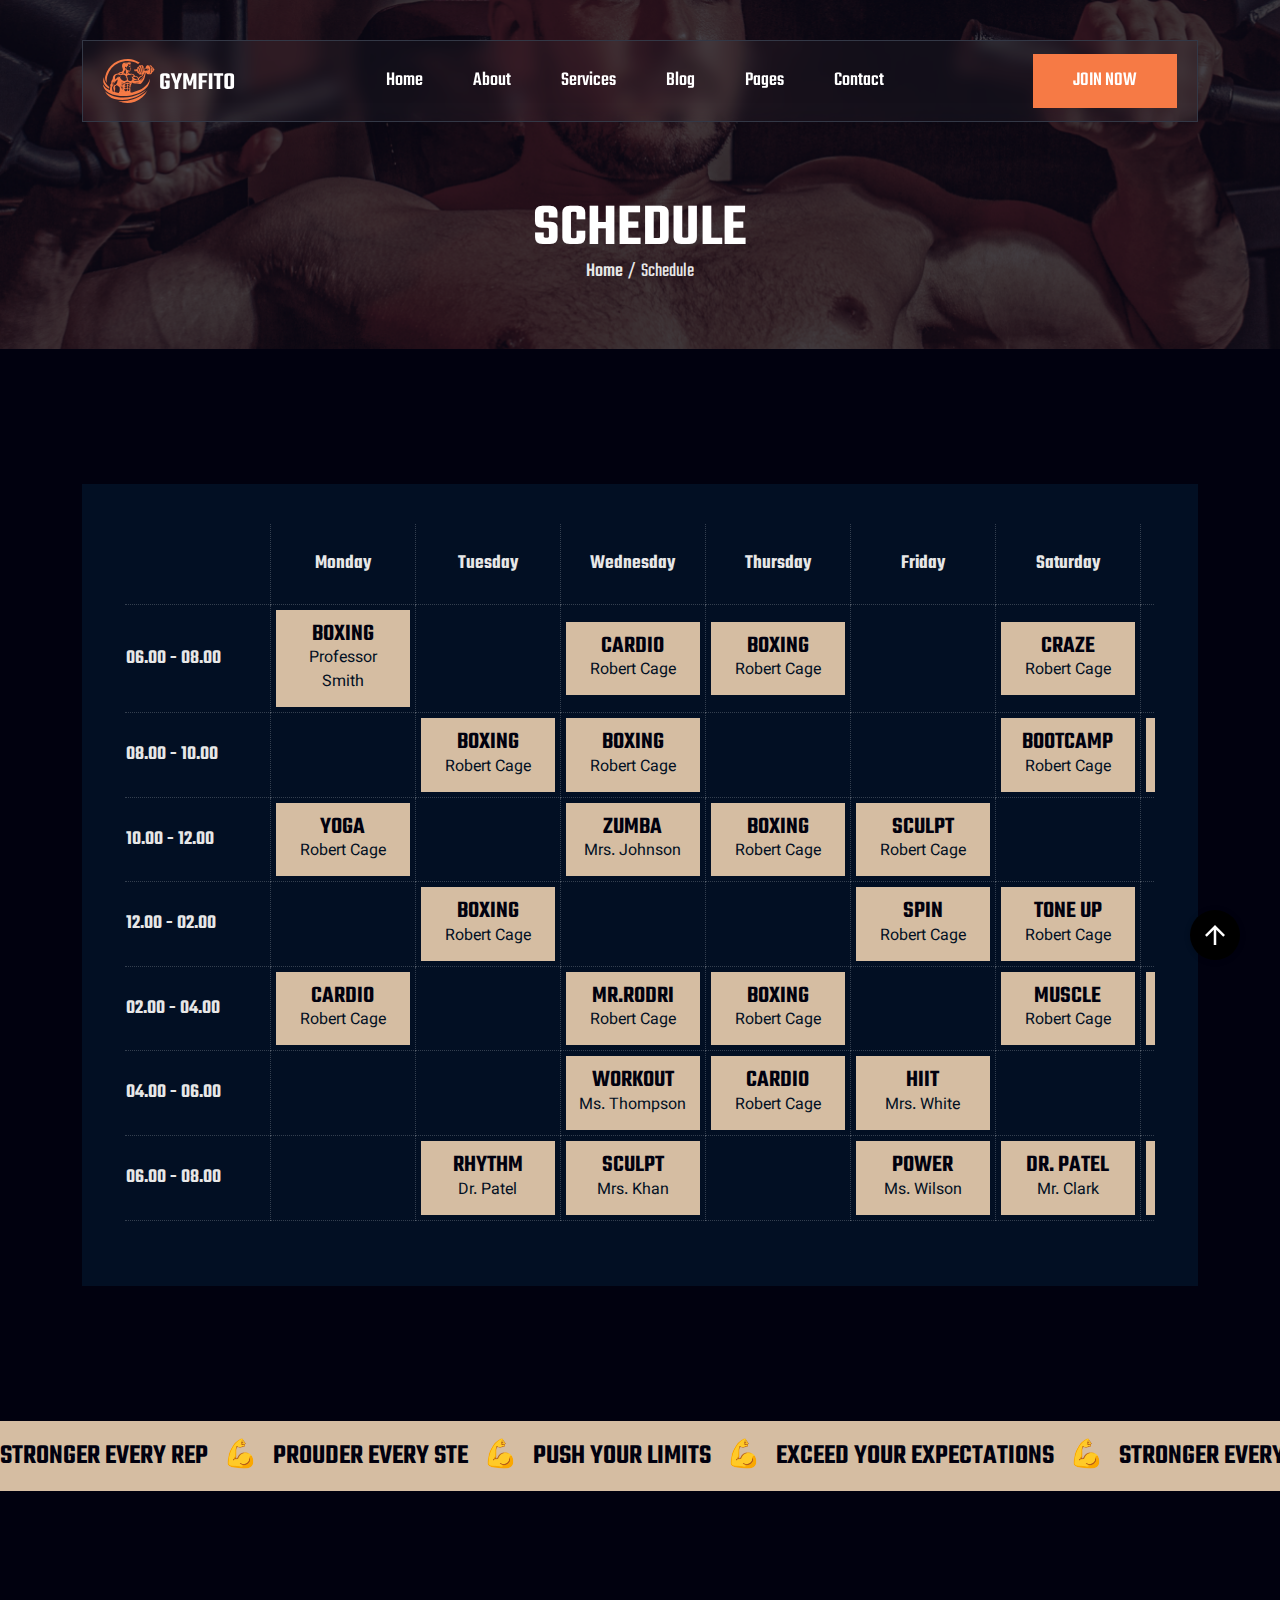
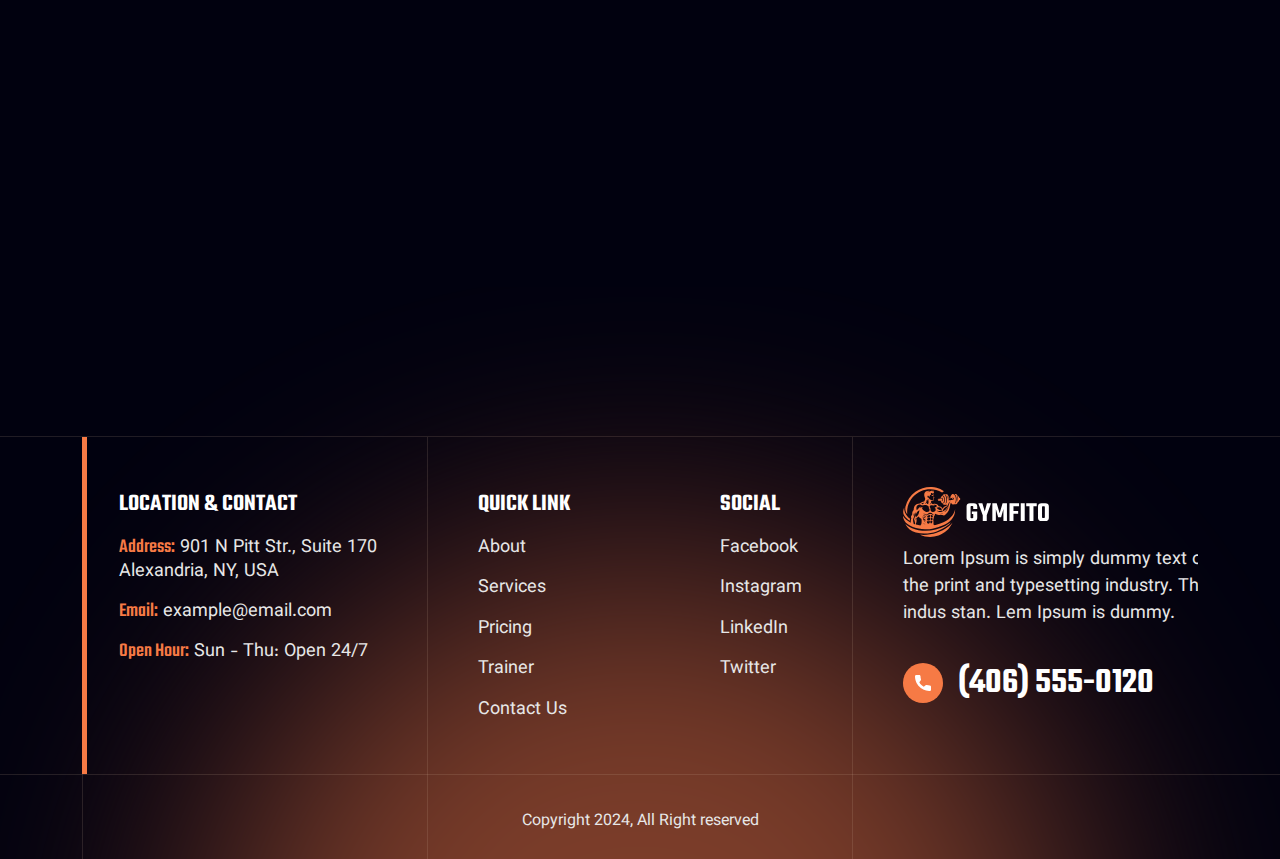
<file: schedule.html>
<!DOCTYPE html>
<html class="no-js" lang="en">

<head>
    <!-- Meta Tags -->
    <meta charset="utf-8" />
    <meta http-equiv="x-ua-compatible" content="ie=edge" />
    <meta name="viewport" content="width=device-width, initial-scale=1" />
    <meta name="author" content="Thememarch" />
    <!-- Favicon Icon -->
    <link rel="icon" href="assets/img/favicon.svg" />
    <!-- Site Title -->
    <title>Gymfito - Fitness & Gym</title>
    <link rel="stylesheet" href="assets/css/plugins/bootstrap.min.css" />
    <link rel="stylesheet" href="assets/css/plugins/aos.css" />
    <link rel="stylesheet" href="assets/css/plugins/lightgallery.min.css" />
    <link rel="stylesheet" href="assets/css/plugins/swiper.min.css" />
    <link rel="stylesheet" href="assets/css/style.css" />
</head>

<body>


    <!-- Start Header Section -->
    <header class="ak-site_header ak-style1 ak-sticky_header">
        <div class="ak-main_header">
            <div class="container">
                <div class="ak-main_header_in">
                    <div class="ak-main-header-left">
                        <a class="ak-site_branding" href="index.html">
                            <img src="assets/img/logo.svg" alt="..." />
                        </a>
                    </div>
                    <div class="ak-main-header-center">
                        <div class="ak-nav ak-medium">
                            <ul class="ak-nav_list">
                                <li>
                                    <a href="index.html">Home</a>
                                </li>
                                <li>
                                    <a href="about.html">About</a>
                                </li>
                                <li class="menu-item-has-children">
                                    <a href="services.html">Services</a>
                                    <ul>
                                        <li>
                                            <a href="services.html">Services</a>
                                        </li>

                                        <li>
                                            <a href="services-details.html">Services Details</a>
                                        </li>
                                    </ul>
                                </li>
                                <li class="menu-item-has-children">
                                    <a href="blog.html">Blog</a>
                                    <ul>
                                        <li>
                                            <a href="blog.html">Blog</a>
                                        </li>
                                        <li>
                                            <a href="blog-details.html">Blog Details</a>
                                        </li>
                                    </ul>
                                </li>
                                <li class="menu-item-has-children">
                                    <a href="#" class="nav-pages-item">Pages</a>
                                    <ul>
                                        <li>
                                            <a href="classes.html">Classes</a>
                                        </li>
                                        <li>
                                            <a href="classes-details.html">Classes Details</a>
                                        </li>
                                        <li>
                                            <a href="trainer.html">Trainer </a>
                                        </li>
                                        <li>
                                            <a href="trainer-details.html">Trainer Details</a>
                                        </li>
                                        <li>
                                            <a href="bim-calculator.html">Bmi Calculator</a>
                                        </li>
                                        <li>
                                            <a href="schedule.html">Schedule</a>
                                        </li>
                                        <li>
                                            <a href="pricing.html">Pricing</a>
                                        </li>
                                        <li>
                                            <a href="gallery.html">Gallery</a>
                                        </li>
                                    </ul>
                                </li>
                                <li>
                                    <a href="contact-us.html">Contact</a>
                                </li>
                            </ul>
                        </div>
                    </div>
                    <div class="ak-main-header-right">
                        <a href="classes.html" class="button-primary"> JOIN NOW </a>
                    </div>
                </div>
            </div>
        </div>
    </header>
    <!-- End Header Section -->

    <!-- Start common page title  -->
    <div data-src="assets/img/common-page-img.png" class="ak-bg">
        <div class="ak-height-200 ak-height-lg-100"></div>
        <div class="container">
            <div class="common-page-title">
                <h2 class="page-title">Schedule</h2>
                <div class="page-subtitle">
                    <a href="">Home</a>
                    <p>/</p>
                    <p>Schedule</p>
                </div>
            </div>
        </div>
        <div class="ak-height-65 ak-height-lg-50"></div>
    </div>
    <!-- End common page title  -->

    <!-- Start All Classess -->
    <div class="ak-height-135 ak-height-lg-80"></div>
    <div class="container">
        <div class="schedule-calendar" data-aos="fade-up">
            <div class="table-responsive br-routine">
                <table class="tab-content">
                    <tbody>
                        <tr>
                            <th class="cs-col-title one"></th>
                            <th class="cs-col-title">
                                <div>Monday</div>
                            </th>
                            <th class="cs-col-title">
                                <div>Tuesday</div>
                            </th>
                            <th class="cs-col-title">
                                <div>Wednesday</div>
                            </th>
                            <th class="cs-col-title">
                                <div>Thursday</div>
                            </th>
                            <th class="cs-col-title">
                                <div>Friday</div>
                            </th>
                            <th class="cs-col-title">
                                <div>Saturday</div>
                            </th>
                            <th class="cs-col-title">
                                <div>Sunday</div>
                            </th>
                        </tr>
                        <tr>
                            <th class="cs-row-title">06.00 - 08.00</th>
                            <td>
                                <a class="cs-item tab-pane" href="classes-details.html">
                                    <div class="cs-item-title">BOXING</div>
                                    <div class="cs-item-short-title">
                                        <p>Professor Smith</p>
                                    </div>
                                </a>
                            </td>
                            <td></td>
                            <td>
                                <a class="cs-item tab-pane" href="classes-details.html">
                                    <div class="cs-item-title">Cardio</div>
                                    <div class="cs-item-short-title">
                                        <p>Robert Cage</p>
                                    </div>
                                </a>
                            </td>

                            <td>
                                <a class="cs-item tab-pane" href="classes-details.html">
                                    <div class="cs-item-title">BOXING</div>
                                    <div class="cs-item-short-title">
                                        <p>Robert Cage</p>
                                    </div>
                                </a>
                            </td>
                            <td></td>

                            <td>
                                <a class="cs-item tab-pane" href="classes-details.html">
                                    <div class="cs-item-title">CRAZE</div>
                                    <div class="cs-item-short-title">
                                        <p>Robert Cage</p>
                                    </div>
                                </a>
                            </td>
                            <td></td>
                        </tr>
                        <tr>
                            <th class="cs-row-title">08.00 - 10.00</th>
                            <td></td>
                            <td>
                                <a class="cs-item tab-pane" href="classes-details.html">
                                    <div class="cs-item-title">BOXING</div>
                                    <div class="cs-item-short-title">
                                        <p>Robert Cage</p>
                                    </div>
                                </a>
                            </td>
                            <td>
                                <a class="cs-item tab-pane" href="classes-details.html">
                                    <div class="cs-item-title">BOXING</div>
                                    <div class="cs-item-short-title">
                                        <p>Robert Cage</p>
                                    </div>
                                </a>
                            </td>
                            <td></td>
                            <td></td>
                            <td>
                                <a class="cs-item tab-pane" href="classes-details.html">
                                    <div class="cs-item-title">BOOTCAMP</div>
                                    <div class="cs-item-short-title">
                                        <p>Robert Cage</p>
                                    </div>
                                </a>
                            </td>
                            <td>
                                <a class="cs-item tab-pane" href="classes-details.html">
                                    <div class="cs-item-title">BOXING</div>
                                    <div class="cs-item-short-title">
                                        <p>Ms. Garcia</p>
                                    </div>
                                </a>
                            </td>
                        </tr>
                        <tr>
                            <th class="cs-row-title">10.00 - 12.00</th>
                            <td>
                                <a class="cs-item tab-pane" href="classes-details.html">
                                    <div class="cs-item-title">YOGA</div>
                                    <div class="cs-item-short-title">
                                        <p>Robert Cage</p>
                                    </div>
                                </a>
                            </td>
                            <td></td>
                            <td>
                                <a class="cs-item tab-pane" href="classes-details.html">
                                    <div class="cs-item-title">ZUMBA</div>
                                    <div class="cs-item-short-title">
                                        <p>Mrs. Johnson</p>
                                    </div>
                                </a>
                            </td>
                            <td>
                                <a class="cs-item tab-pane" href="classes-details.html">
                                    <div class="cs-item-title">BOXING</div>
                                    <div class="cs-item-short-title">
                                        <p>Robert Cage</p>
                                    </div>
                                </a>
                            </td>
                            <td>
                                <a class="cs-item tab-pane" href="classes-details.html">
                                    <div class="cs-item-title">SCULPT</div>
                                    <div class="cs-item-short-title">
                                        <p>Robert Cage</p>
                                    </div>
                                </a>
                            </td>
                            <td></td>
                            <td></td>
                        </tr>
                        <tr>
                            <th class="cs-row-title">12.00 - 02.00</th>
                            <td></td>
                            <td>
                                <a class="cs-item tab-pane" href="classes-details.html">
                                    <div class="cs-item-title">BOXING</div>
                                    <div class="cs-item-short-title">
                                        <p>Robert Cage</p>
                                    </div>
                                </a>
                            </td>
                            <td></td>
                            <td></td>
                            <td>
                                <a class="cs-item tab-pane" href="classes-details.html">
                                    <div class="cs-item-title">SPIN</div>
                                    <div class="cs-item-short-title">
                                        <p>Robert Cage</p>
                                    </div>
                                </a>
                            </td>
                            <td>
                                <a class="cs-item tab-pane" href="classes-details.html">
                                    <div class="cs-item-title">TONE UP</div>
                                    <div class="cs-item-short-title">
                                        <p>Robert Cage</p>
                                    </div>
                                </a>
                            </td>
                            <td></td>
                        </tr>
                        <tr>
                            <th class="cs-row-title">02.00 - 04.00</th>
                            <td>
                                <a class="cs-item tab-pane" href="classes-details.html">
                                    <div class="cs-item-title">CARDIO</div>
                                    <div class="cs-item-short-title">
                                        <p>Robert Cage</p>
                                    </div>
                                </a>
                            </td>
                            <td></td>
                            <td>
                                <a class="cs-item tab-pane" href="classes-details.html">
                                    <div class="cs-item-title">Mr.Rodri</div>
                                    <div class="cs-item-short-title">
                                        <p>Robert Cage</p>
                                    </div>
                                </a>
                            </td>
                            <td>
                                <a class="cs-item tab-pane" href="classes-details.html">
                                    <div class="cs-item-title">BOXING</div>
                                    <div class="cs-item-short-title">
                                        <p>Robert Cage</p>
                                    </div>
                                </a>
                            </td>
                            <td></td>
                            <td>
                                <a class="cs-item tab-pane" href="classes-details.html">
                                    <div class="cs-item-title">MUSCLE</div>
                                    <div class="cs-item-short-title">
                                        <p>Robert Cage</p>
                                    </div>
                                </a>
                            </td>
                            <td>
                                <a class="cs-item tab-pane" href="classes-details.html">
                                    <div class="cs-item-title">STRETCH</div>
                                    <div class="cs-item-short-title">
                                        <p>Ms. Garcia</p>
                                    </div>
                                </a>
                            </td>
                        </tr>
                        <tr>
                            <th class="cs-row-title">04.00 - 06.00</th>
                            <td></td>
                            <td></td>
                            <td>
                                <a class="cs-item tab-pane" href="classes-details.html">
                                    <div class="cs-item-title">WORKOUT</div>
                                    <div class="cs-item-short-title">
                                        <p>Ms. Thompson</p>
                                    </div>
                                </a>
                            </td>
                            <td>
                                <a class="cs-item tab-pane" href="classes-details.html">
                                    <div class="cs-item-title">CARDIO</div>
                                    <div class="cs-item-short-title">
                                        <p>Robert Cage</p>
                                    </div>
                                </a>
                            </td>
                            <td>
                                <a class="cs-item tab-pane" href="classes-details.html">
                                    <div class="cs-item-title">HIIT</div>
                                    <div class="cs-item-short-title">
                                        <p>Mrs. White</p>
                                    </div>
                                </a>
                            </td>

                            <td></td>
                            <td></td>
                        </tr>
                        <tr>
                            <th class="cs-row-title">06.00 - 08.00</th>
                            <td></td>
                            <td>
                                <a class="cs-item tab-pane" href="classes-details.html">
                                    <div class="cs-item-title">RHYTHM</div>
                                    <div class="cs-item-short-title">
                                        <p>Dr. Patel</p>
                                    </div>
                                </a>
                            </td>
                            <td>
                                <a class="cs-item tab-pane" href="classes-details.html">
                                    <div class="cs-item-title">SCULPT</div>
                                    <div class="cs-item-short-title">
                                        <p>Mrs. Khan</p>
                                    </div>
                                </a>
                            </td>
                            <td></td>
                            <td>
                                <a class="cs-item tab-pane" href="classes-details.html">
                                    <div class="cs-item-title">POWER</div>
                                    <div class="cs-item-short-title">
                                        <p>Ms. Wilson</p>
                                    </div>
                                </a>
                            </td>
                            <td>
                                <a class="cs-item tab-pane" href="classes-details.html">
                                    <div class="cs-item-title">Dr. Patel</div>
                                    <div class="cs-item-short-title">
                                        <p>Mr. Clark</p>
                                    </div>
                                </a>
                            </td>
                            <td>
                                <a class="cs-item tab-pane" href="classes-details.html">
                                    <div class="cs-item-title">DMAYHEM</div>
                                    <div class="cs-item-short-title">
                                        <p>Coach Taylor</p>
                                    </div>
                                </a>
                            </td>
                        </tr>
                    </tbody>
                </table>
            </div>
        </div>
    </div>
    <!-- End All Classess -->

    <!--Start Sliding Text  -->
    <div class="ak-height-135 ak-height-lg-80"></div>
    <section class="sliding-text type2">
        <div class="moving-section-wrap type2 ak-normal text-uppercase">
            <div class="moving-section-in">
                <div class="moving-section">
                    <h4 class="moving-text type2">
                        <span> Stronger every rep </span>
                        <span>💪</span>
                        <span> prouder every ste</span>
                        <span>💪</span>
                        <span>Push your limits</span>
                        <span>💪</span>
                        <span>Exceed your expectations</span>
                        <span>💪</span>
                        <span>Stronger every rep</span>
                        <span>💪</span>
                        <span> prouder every step</span>
                        <span>💪</span>
                        <span>Exceed your expectations</span>
                        <span>💪</span>
                        <span>Stronger every rep</span>
                        <span>💪</span>
                        <span> prouder every step</span>
                        <span>💪</span>

                    </h4>
                </div>
                <div class="moving-section">
                    <h4 class="moving-text type2">
                        <span> Stronger every rep </span>
                        <span>💪</span>
                        <span> prouder every ste</span>
                        <span>💪</span>
                        <span>Push your limits</span>
                        <span>💪</span>
                        <span>Exceed your expectations</span>
                        <span>💪</span>
                        <span>Stronger every rep</span>
                        <span>💪</span>
                        <span> prouder every step</span>
                        <span>💪</span>
                        <span>Exceed your expectations</span>
                        <span>💪</span>
                        <span>Stronger every rep</span>
                        <span>💪</span>
                        <span> prouder every step</span>
                    </h4>
                </div>
            </div>
        </div>
    </section>
    <!--End Sliding Text  -->


    <!-- Start CTA -->
    <div class="ak-height-135 ak-height-lg-80"></div>
    <div class="container">
        <div class="cta-content">
            <div class="cta-title-info" data-aos="fade-left">
                <h1 class="stroke-text style2" data-text="CHOOSE!">
                    CHOOSE
                </h1>
                <h1 class="title">PLAN</h1>
            </div>
            <div class="cta-desp-info" data-aos="fade-right">
                <p>Let’s improve your mental health. Let’s <br> improve your mental health</p>
                <div>
                    <img src="assets/img/arrow-img.svg" alt="...">
                </div>
                <div>
                    <a href="pricing.html" class="button-primary color2">
                        CHOOSE A PLAN
                        <span class="icon">
                            <svg xmlns="http://www.w3.org/2000/svg" width="17" height="19" viewBox="0 0 17 19"
                                fill="none">
                                <g clip-path="url(#clip0_2123_31)">
                                    <path fill-rule="evenodd" clip-rule="evenodd"
                                        d="M0.84082 18.438L9.84082 9.43799L0.84082 0.437988H7.24555L16.2456 9.43799L7.24555 18.438H0.84082Z"
                                        fill="#01010F" />
                                </g>
                                <defs>
                                    <clipPath id="clip0_2123_31">
                                        <rect width="16" height="19" fill="white" transform="translate(0.254883)" />
                                    </clipPath>
                                </defs>
                            </svg>
                        </span>
                    </a>
                </div>
            </div>
        </div>
    </div>
    <!-- End CTA -->

    <!-- Start Footer -->
    <div class="ak-height-135 ak-height-lg-80"></div>
    <footer class="footer">
        <img src="assets/img/footer_bg_light.svg" class="footer_bg_light" alt="...">
        <div class="border-footer-1"></div>
        <div class="container">
            <div class="footer style-1">
                <!-- <div class="border-footer-1"></div> -->
                <div class="location-contact">
                    <h5 class="title">LOCATION & CONTACT</h5>
                    <p class="address"><span>Address:</span> 901 N Pitt Str., Suite 170
                        <br> Alexandria, NY, USA
                    </p>
                    <a href="mailto:example@email.com" class="email"><span>Email:</span> example@email.com</a>
                    <p><span class="time">Open Hour:</span> Sun - Thu: Open 24/7</p>
                </div>

                <div class="link-social">
                    <div class="link">
                        <h5 class="title">QUICK LINK</h5>
                        <a href="about.html">About</a>
                        <a href="services.html">Services</a>
                        <a href="pricing.html">Pricing</a>
                        <a href="trainer.html">Trainer</a>
                        <a href="contact-us.html">Contact Us</a>
                    </div>
                    <div class="social">
                        <h5 class="title">SOCIAL</h5>
                        <a href="https://www.facebook.com/">Facebook</a>
                        <a href="https://www.instagram.com/">Instagram</a>
                        <a href="https://www.linkedin.com/">LinkedIn</a>
                        <a href="https://x.com/">Twitter</a>
                    </div>
                </div>

                <div class="logo-footer">
                    <div class="logo">
                        <img src="assets/img/logo.svg" alt="logo">
                    </div>
                    <p class="desp">Lorem Ipsum is simply dummy text of the print and typesetting industry. The
                        indus stan. Lem Ipsum
                        is dummy.</p>
                    <a href="tel:(406)5550120" class="phone">
                        <div class="icon">
                            <svg width="40" height="41" viewBox="0 0 40 41" fill="none"
                                xmlns="http://www.w3.org/2000/svg">
                                <circle cx="20" cy="20.0137" r="20" fill="#F67A45" />
                                <g clip-path="url(#clip0_2083_460)">
                                    <path
                                        d="M26.7162 22.5158C25.7366 22.5158 24.7748 22.3626 23.8633 22.0614C23.4167 21.9091 22.8676 22.0488 22.595 22.3288L20.796 23.6869C18.7096 22.5732 17.4245 21.2884 16.326 19.2177L17.6441 17.4655C17.9865 17.1235 18.1094 16.624 17.9622 16.1552C17.6597 15.239 17.506 14.2776 17.506 13.2976C17.5061 12.5896 16.9301 12.0137 16.2222 12.0137H13.2839C12.576 12.0137 12 12.5896 12 13.2975C12 21.4121 18.6016 28.0137 26.7162 28.0137C27.4241 28.0137 28 27.4377 28 26.7298V23.7997C28 23.0918 27.424 22.5158 26.7162 22.5158Z"
                                        fill="white" />
                                </g>
                                <defs>
                                    <clipPath id="clip0_2083_460">
                                        <rect width="16" height="16" fill="white" transform="translate(12 12.0137)" />
                                    </clipPath>
                                </defs>
                            </svg>
                        </div>
                        <h3 class="title">(406) 555-0120</h3>
                    </a>
                </div>
            </div>
        </div>
        <div class="border-footer-2"></div>
        <div class="copyright-text">
            <p>Copyright 2024, All Right reserved</p>
        </div>
    </footer>
    <!-- End Footer -->

    <span class="ak-scrollup">
        <svg width="20" height="20" viewBox="0 0 20 20" fill="none" xmlns="http://www.w3.org/2000/svg">
            <path d="M0 10L1.7625 11.7625L8.75 4.7875V20H11.25V4.7875L18.225 11.775L20 10L10 0L0 10Z"
                fill="currentColor" />
        </svg>
    </span>
    <!-- Start Video Popup -->
    <div class="ak-video-popup">
        <div class="ak-video-popup-overlay"></div>
        <div class="ak-video-popup-content">
            <div class="ak-video-popup-layer"></div>
            <div class="ak-video-popup-container">
                <div class="ak-video-popup-align">
                    <div class="embed-responsive embed-responsive-16by9">
                        <iframe class="embed-responsive-item" src="about:blank"></iframe>
                    </div>
                </div>
                <div class="ak-video-popup-close"></div>
            </div>
        </div>
    </div>
    <!-- End Video Popup -->

    <!-- Script -->
    <script src="assets/js/plugins/jquery-3.7.1.min.js"></script>
    <script src="assets/js/plugins/aos.js"></script>
    <script src="assets/js/plugins/lightgallery.min.js"></script>
    <script src="assets/js/plugins/swiper.min.js"></script>
    <script src="assets/js/main.js"></script>
</body>

</html>
</file>
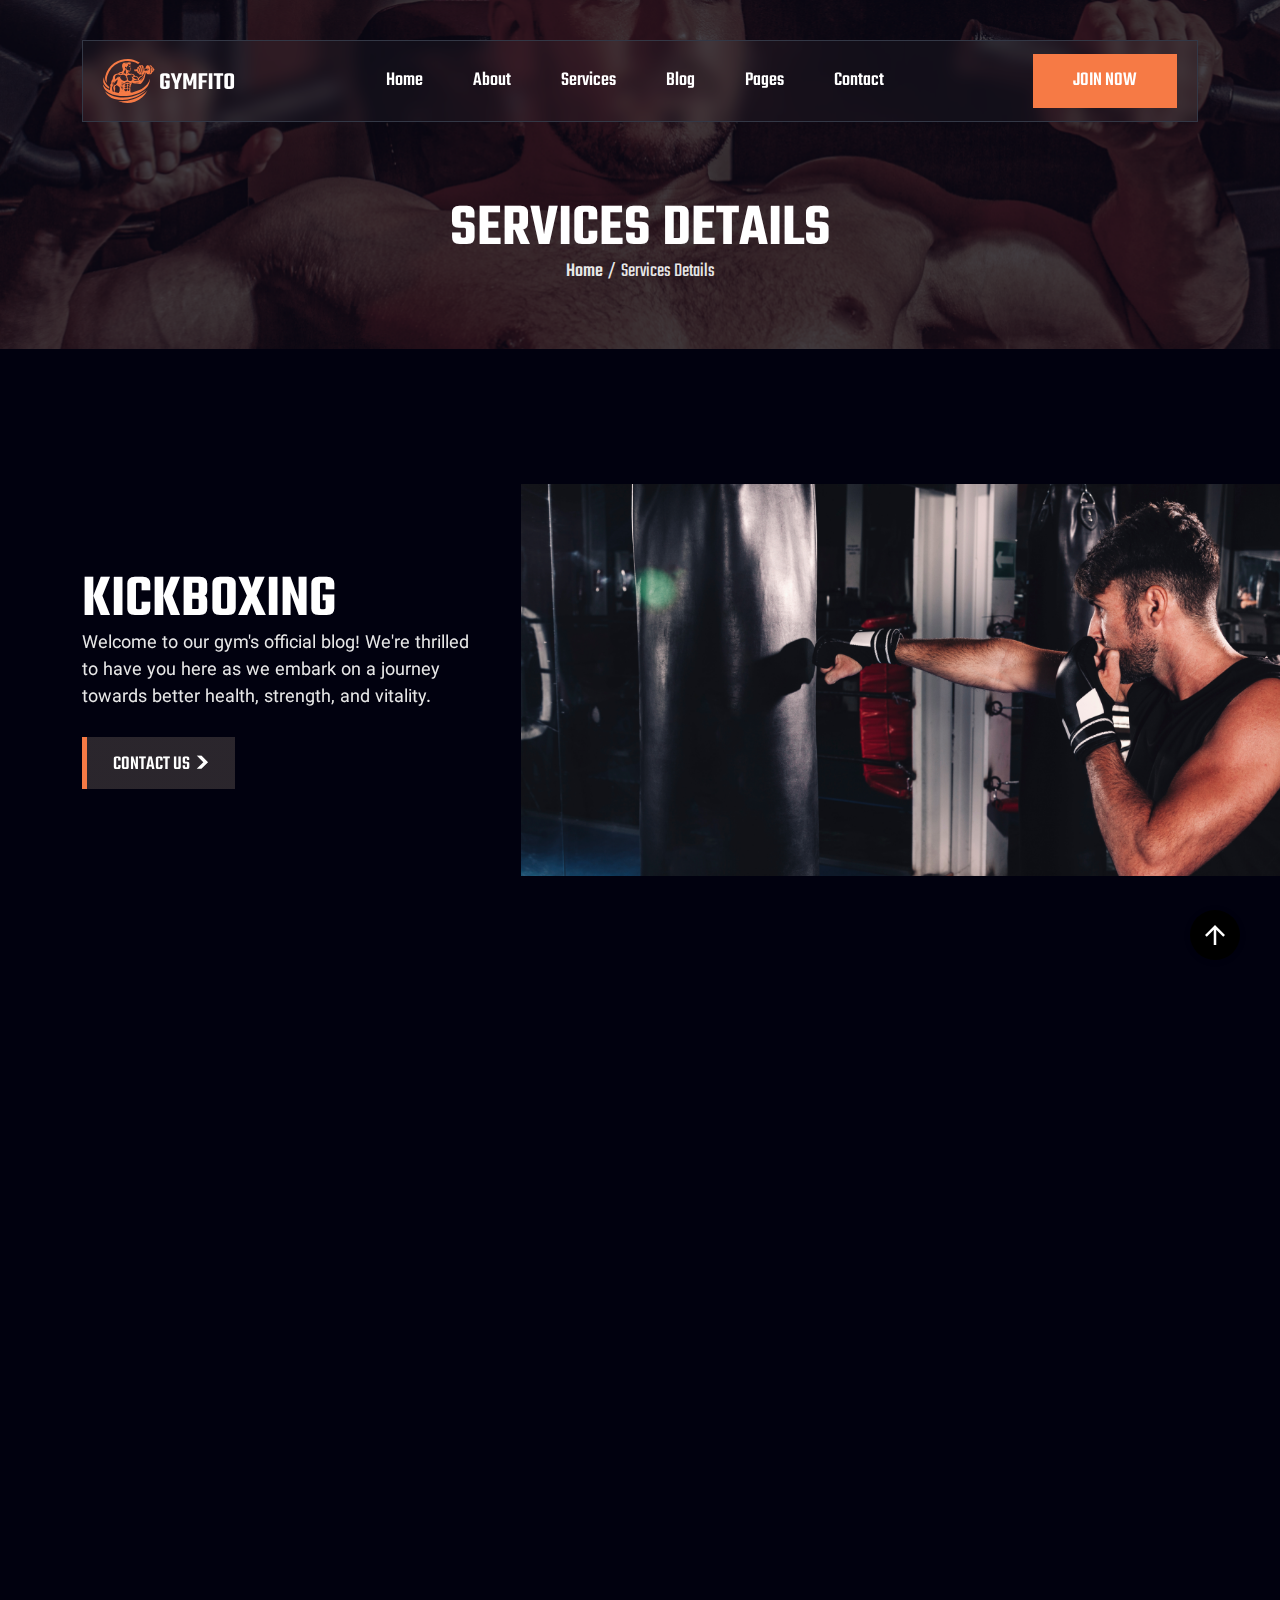
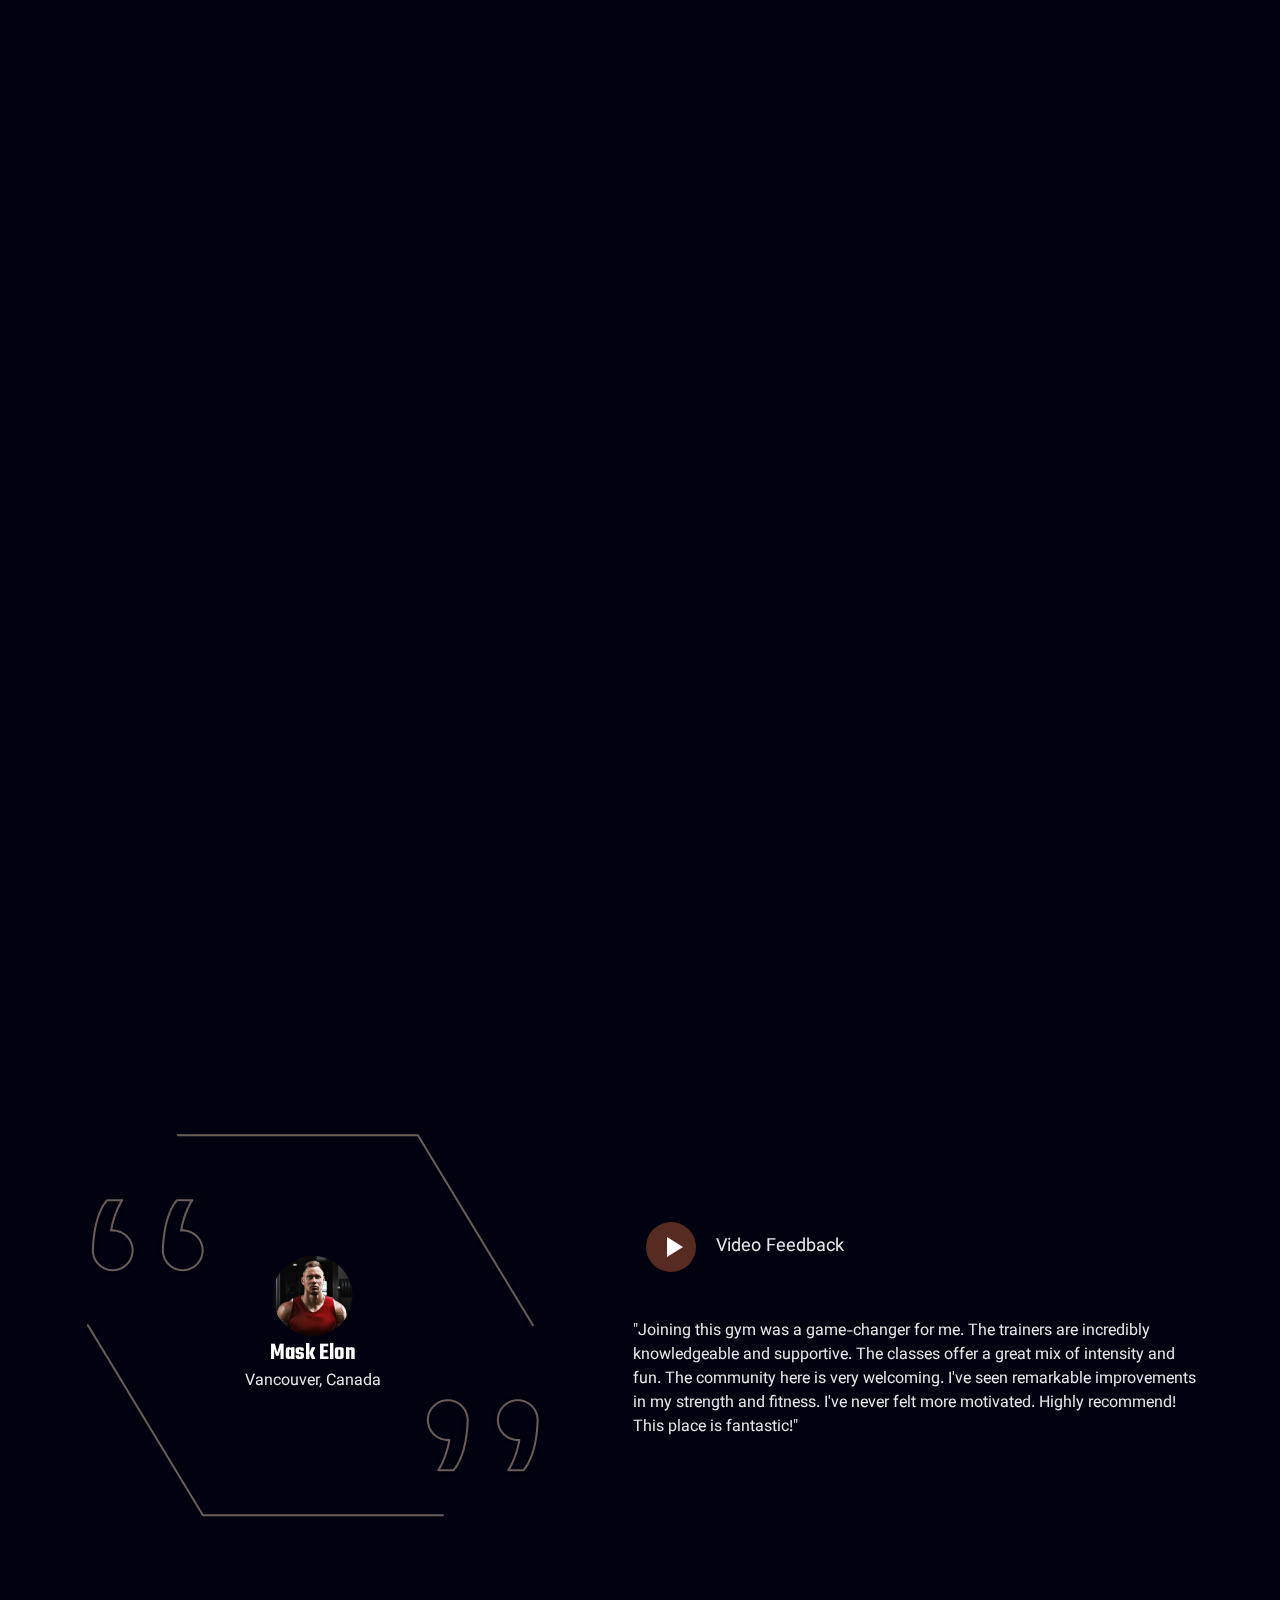
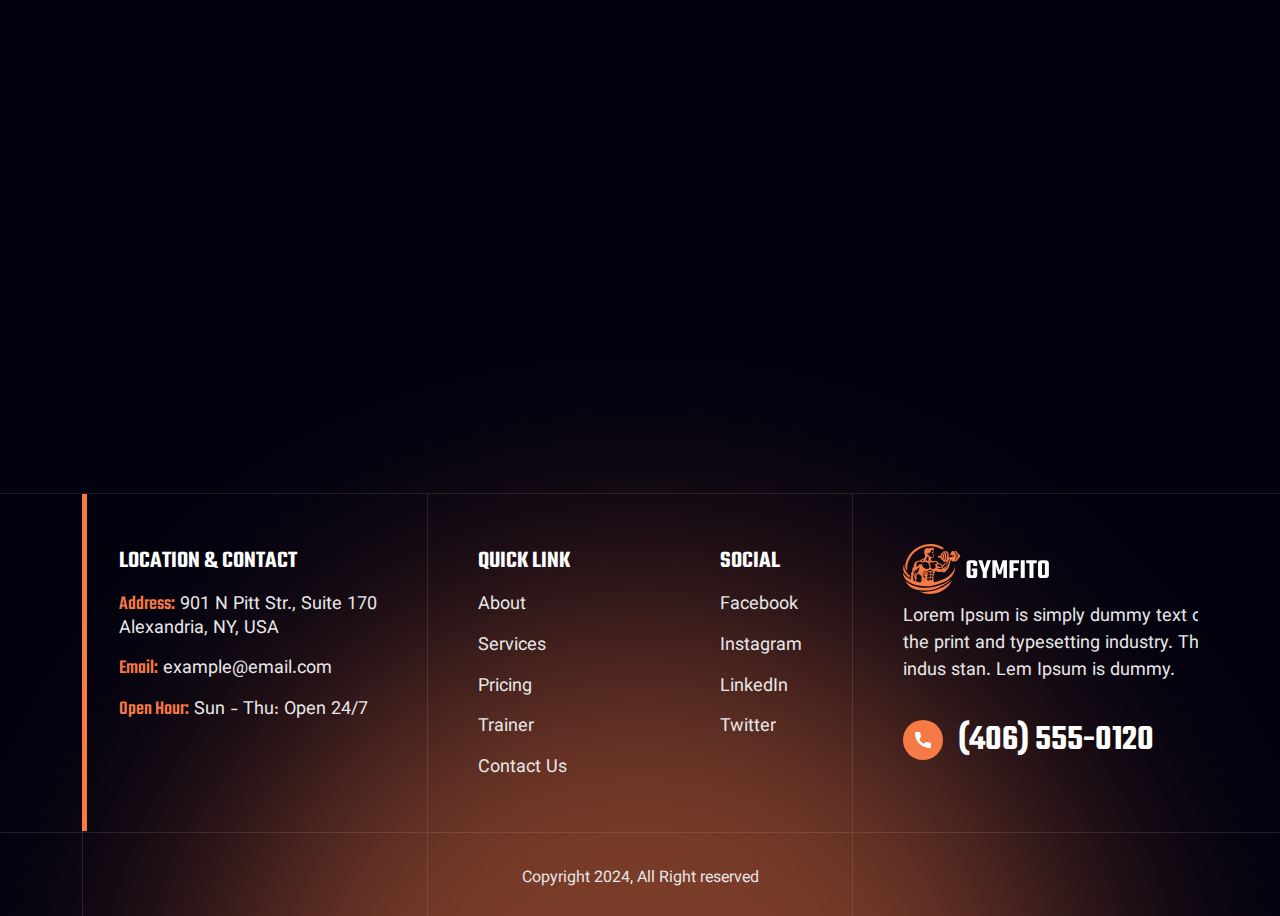
<file: services-details.html>
<!DOCTYPE html>
<html class="no-js" lang="en">

<head>
    <!-- Meta Tags -->
    <meta charset="utf-8" />
    <meta http-equiv="x-ua-compatible" content="ie=edge" />
    <meta name="viewport" content="width=device-width, initial-scale=1" />
    <meta name="author" content="Thememarch" />
    <!-- Favicon Icon -->
    <link rel="icon" href="assets/img/favicon.svg" />
    <!-- Site Title -->
    <title>Gymfito - Fitness & Gym</title>
    <link rel="stylesheet" href="assets/css/plugins/bootstrap.min.css" />
    <link rel="stylesheet" href="assets/css/plugins/aos.css" />
    <link rel="stylesheet" href="assets/css/plugins/lightgallery.min.css" />
    <link rel="stylesheet" href="assets/css/plugins/swiper.min.css" />
    <link rel="stylesheet" href="assets/css/style.css" />
</head>

<body>


    <!-- Start Header Section -->
    <header class="ak-site_header ak-style1 ak-sticky_header">
        <div class="ak-main_header">
            <div class="container">
                <div class="ak-main_header_in">
                    <div class="ak-main-header-left">
                        <a class="ak-site_branding" href="index.html">
                            <img src="assets/img/logo.svg" alt="...">
                        </a>
                    </div>
                    <div class="ak-main-header-center">
                        <div class="ak-nav ak-medium">
                            <ul class="ak-nav_list">
                                <li>
                                    <a href="index.html">Home</a>
                                </li>
                                <li>
                                    <a href="about.html">About</a>
                                </li>
                                <li class="menu-item-has-children">
                                    <a href="services.html">Services</a>
                                    <ul>
                                        <li>
                                            <a href="services.html">Services</a>
                                        </li>

                                        <li>
                                            <a href="services-details.html">Services Details</a>
                                        </li>
                                    </ul>
                                </li>
                                <li class="menu-item-has-children">
                                    <a href="blog.html">Blog</a>
                                    <ul>
                                        <li>
                                            <a href="blog.html">Blog</a>
                                        </li>
                                        <li>
                                            <a href="blog-details.html">Blog Details</a>
                                        </li>
                                    </ul>
                                </li>
                                <li class="menu-item-has-children">
                                    <a href="#" class="nav-pages-item">Pages</a>
                                    <ul>
                                        <li>
                                            <a href="classes.html">Classes</a>
                                        </li>
                                        <li>
                                            <a href="classes-details.html">Classes Details</a>
                                        </li>
                                        <li>
                                            <a href="trainer.html">Trainer </a>
                                        </li>
                                        <li>
                                            <a href="trainer-details.html">Trainer Details</a>
                                        </li>
                                        <li>
                                            <a href="bim-calculator.html">Bmi Calculator</a>
                                        </li>
                                        <li>
                                            <a href="schedule.html">Schedule</a>
                                        </li>
                                        <li>
                                            <a href="pricing.html">Pricing</a>
                                        </li>
                                        <li>
                                            <a href="gallery.html">Gallery</a>
                                        </li>
                                    </ul>
                                </li>
                                <li>
                                    <a href="contact-us.html">Contact</a>
                                </li>
                            </ul>
                        </div>
                    </div>
                    <div class="ak-main-header-right">
                        <a href="classes.html" class="button-primary">
                            JOIN NOW
                        </a>
                    </div>
                </div>
            </div>
        </div>
    </header>
    <!-- End Header Section -->


    <!-- Start common page title  -->
    <div data-src="assets/img/common-page-img.png" class="ak-bg">
        <div class="ak-height-200 ak-height-lg-100"></div>
        <div class="container">
            <div class="common-page-title">
                <h2 class="page-title">Services Details</h2>
                <div class="page-subtitle">
                    <a href="">Home</a>
                    <p>/</p>
                    <p>Services Details</p>
                </div>
            </div>
        </div>
        <div class="ak-height-65 ak-height-lg-50"></div>
    </div>
    <!-- End common page title  -->


    <!-- Start Title And Images -->
    <div class="ak-height-135 ak-height-lg-80"></div>
    <section>
        <div class="container">
            <div class="services-details-title-img style1">
                <div class="services-details-title-info" data-aos="fade-right">
                    <h2 class="services-details-title">Kickboxing</h2>
                    <p class="services-details-desp">Welcome to our gym's official blog! We're thrilled to have you here
                        as we embark on a journey
                        towards better health, strength, and vitality.</p>
                    <a href="contact-us.html" class="secondary-btn type2">
                        <span>
                            CONTACT US
                        </span>
                        <svg xmlns="http://www.w3.org/2000/svg" width="13" height="15" viewBox="0 0 13 15" fill="none">
                            <g clip-path="url(#clip0_2079_307)">
                                <path fill-rule="evenodd" clip-rule="evenodd"
                                    d="M0.695312 13.8691L7.32689 7.23754L0.695312 0.605957H5.41459L12.0462 7.23754L5.41459 13.8691H0.695312Z"
                                    fill="white"></path>
                            </g>
                            <defs>
                                <clipPath id="clip0_2079_307">
                                    <rect width="11.7895" height="14" fill="white"
                                        transform="translate(0.263428 0.283203)"></rect>
                                </clipPath>
                            </defs>
                        </svg>
                    </a>
                </div>
                <div class="services-details-img-content" data-aos="fade-left">
                    <img src="assets/img/services-details-top-img.png" class="services-details-img" alt="...">
                </div>
            </div>
        </div>
    </section>
    <!-- End Title And Images -->



    <!-- Start Services Inner content -->
    <div class="ak-height-135 ak-height-lg-80"></div>
    <section>
        <div class="container">
            <div class="services-details-inner-content">
                <h4 class="titel" data-aos="fade-up">
                    BOXING Tips and Techniques:
                </h4>
                <p class="desp" data-aos="fade-up">
                    Achieving your fitness goals can sometimes feel daunting, but fear not – our team of certified
                    personal trainers is here to guide and support you every step of the way. Whether you're looking to
                    lose weight, build muscle, or improve your overall fitness, our trainers will work closely with you
                    to develop a customized workout plan tailored to your specific goals and abilities.
                </p>
                <div class="ak-height-35 ak-height-lg-30"></div>
                <h5 class="title-two" data-aos="fade-up">
                    We believe that nutrition plays a crucial role in achieving optimal fitness and overall well-being.
                    That's why we offer nutritional guidance and support to help you make informed choices about your
                    diet. Whether you're looking to lose weight, gain muscle.
                </h5>

                <div class="ak-height-35 ak-height-lg-30"></div>
                <div class="list-text" data-aos="fade-up">
                    <ul class="package-list-content">
                        <li>
                            <svg xmlns="http://www.w3.org/2000/svg" width="27" height="27" viewBox="0 0 27 27"
                                fill="none">
                                <rect x="0.0420837" y="0.742188" width="26" height="26" fill="white" fill-opacity="0.1">
                                </rect>
                                <path
                                    d="M7.40184 12.6533C7.12571 12.6541 6.85543 12.7331 6.62228 12.881C6.38914 13.029 6.20265 13.24 6.0844 13.4895C5.96614 13.739 5.92095 14.017 5.95406 14.2911C5.98717 14.5652 6.09722 14.8244 6.27147 15.0386L9.98624 19.5892C10.1187 19.7537 10.2885 19.8842 10.4815 19.9698C10.6745 20.0555 10.8851 20.0939 11.096 20.0818C11.5469 20.0576 11.9539 19.8164 12.2135 19.4198L19.93 6.99236C19.9313 6.9903 19.9326 6.98824 19.9339 6.9862C20.0063 6.87504 19.9829 6.65473 19.8334 6.51633C19.7924 6.47832 19.744 6.44912 19.6912 6.43053C19.6384 6.41193 19.5824 6.40434 19.5266 6.40821C19.4708 6.41208 19.4164 6.42734 19.3667 6.45304C19.317 6.47874 19.2731 6.51434 19.2377 6.55765C19.2349 6.56106 19.232 6.56441 19.2291 6.56771L11.4469 15.3604C11.4173 15.3939 11.3813 15.4212 11.3411 15.4406C11.3009 15.46 11.2572 15.4713 11.2125 15.4737C11.1679 15.4761 11.1233 15.4696 11.0812 15.4547C11.0391 15.4397 11.0004 15.4165 10.9674 15.3864L8.38458 13.0361C8.11634 12.7902 7.76574 12.6536 7.40184 12.6533Z"
                                    fill="white"></path>
                            </svg>
                            <span>Gym facilities during hours</span>
                        </li>
                        <li>
                            <svg xmlns="http://www.w3.org/2000/svg" width="27" height="27" viewBox="0 0 27 27"
                                fill="none">
                                <rect x="0.0420837" y="0.742188" width="26" height="26" fill="white" fill-opacity="0.1">
                                </rect>
                                <path
                                    d="M7.40184 12.6533C7.12571 12.6541 6.85543 12.7331 6.62228 12.881C6.38914 13.029 6.20265 13.24 6.0844 13.4895C5.96614 13.739 5.92095 14.017 5.95406 14.2911C5.98717 14.5652 6.09722 14.8244 6.27147 15.0386L9.98624 19.5892C10.1187 19.7537 10.2885 19.8842 10.4815 19.9698C10.6745 20.0555 10.8851 20.0939 11.096 20.0818C11.5469 20.0576 11.9539 19.8164 12.2135 19.4198L19.93 6.99236C19.9313 6.9903 19.9326 6.98824 19.9339 6.9862C20.0063 6.87504 19.9829 6.65473 19.8334 6.51633C19.7924 6.47832 19.744 6.44912 19.6912 6.43053C19.6384 6.41193 19.5824 6.40434 19.5266 6.40821C19.4708 6.41208 19.4164 6.42734 19.3667 6.45304C19.317 6.47874 19.2731 6.51434 19.2377 6.55765C19.2349 6.56106 19.232 6.56441 19.2291 6.56771L11.4469 15.3604C11.4173 15.3939 11.3813 15.4212 11.3411 15.4406C11.3009 15.46 11.2572 15.4713 11.2125 15.4737C11.1679 15.4761 11.1233 15.4696 11.0812 15.4547C11.0391 15.4397 11.0004 15.4165 10.9674 15.3864L8.38458 13.0361C8.11634 12.7902 7.76574 12.6536 7.40184 12.6533Z"
                                    fill="white"></path>
                            </svg>
                            <span>Use of cardio &amp; strength equipment</span>
                        </li>
                        <li>
                            <svg xmlns="http://www.w3.org/2000/svg" width="27" height="27" viewBox="0 0 27 27"
                                fill="none">
                                <rect x="0.0420837" y="0.742188" width="26" height="26" fill="white" fill-opacity="0.1">
                                </rect>
                                <path
                                    d="M7.40184 12.6533C7.12571 12.6541 6.85543 12.7331 6.62228 12.881C6.38914 13.029 6.20265 13.24 6.0844 13.4895C5.96614 13.739 5.92095 14.017 5.95406 14.2911C5.98717 14.5652 6.09722 14.8244 6.27147 15.0386L9.98624 19.5892C10.1187 19.7537 10.2885 19.8842 10.4815 19.9698C10.6745 20.0555 10.8851 20.0939 11.096 20.0818C11.5469 20.0576 11.9539 19.8164 12.2135 19.4198L19.93 6.99236C19.9313 6.9903 19.9326 6.98824 19.9339 6.9862C20.0063 6.87504 19.9829 6.65473 19.8334 6.51633C19.7924 6.47832 19.744 6.44912 19.6912 6.43053C19.6384 6.41193 19.5824 6.40434 19.5266 6.40821C19.4708 6.41208 19.4164 6.42734 19.3667 6.45304C19.317 6.47874 19.2731 6.51434 19.2377 6.55765C19.2349 6.56106 19.232 6.56441 19.2291 6.56771L11.4469 15.3604C11.4173 15.3939 11.3813 15.4212 11.3411 15.4406C11.3009 15.46 11.2572 15.4713 11.2125 15.4737C11.1679 15.4761 11.1233 15.4696 11.0812 15.4547C11.0391 15.4397 11.0004 15.4165 10.9674 15.3864L8.38458 13.0361C8.11634 12.7902 7.76574 12.6536 7.40184 12.6533Z"
                                    fill="white"></path>
                            </svg>
                            <span>Access to locker rooms</span>
                        </li>
                        <li>
                            <svg xmlns="http://www.w3.org/2000/svg" width="27" height="27" viewBox="0 0 27 27"
                                fill="none">
                                <rect x="0.0420837" y="0.742188" width="26" height="26" fill="white" fill-opacity="0.1">
                                </rect>
                                <path
                                    d="M7.40184 12.6533C7.12571 12.6541 6.85543 12.7331 6.62228 12.881C6.38914 13.029 6.20265 13.24 6.0844 13.4895C5.96614 13.739 5.92095 14.017 5.95406 14.2911C5.98717 14.5652 6.09722 14.8244 6.27147 15.0386L9.98624 19.5892C10.1187 19.7537 10.2885 19.8842 10.4815 19.9698C10.6745 20.0555 10.8851 20.0939 11.096 20.0818C11.5469 20.0576 11.9539 19.8164 12.2135 19.4198L19.93 6.99236C19.9313 6.9903 19.9326 6.98824 19.9339 6.9862C20.0063 6.87504 19.9829 6.65473 19.8334 6.51633C19.7924 6.47832 19.744 6.44912 19.6912 6.43053C19.6384 6.41193 19.5824 6.40434 19.5266 6.40821C19.4708 6.41208 19.4164 6.42734 19.3667 6.45304C19.317 6.47874 19.2731 6.51434 19.2377 6.55765C19.2349 6.56106 19.232 6.56441 19.2291 6.56771L11.4469 15.3604C11.4173 15.3939 11.3813 15.4212 11.3411 15.4406C11.3009 15.46 11.2572 15.4713 11.2125 15.4737C11.1679 15.4761 11.1233 15.4696 11.0812 15.4547C11.0391 15.4397 11.0004 15.4165 10.9674 15.3864L8.38458 13.0361C8.11634 12.7902 7.76574 12.6536 7.40184 12.6533Z"
                                    fill="white"></path>
                            </svg>
                            <span>Discounted rates on group fitness</span>
                        </li>
                        <li>
                            <svg xmlns="http://www.w3.org/2000/svg" width="27" height="27" viewBox="0 0 27 27"
                                fill="none">
                                <rect x="0.0420837" y="0.742188" width="26" height="26" fill="white" fill-opacity="0.1">
                                </rect>
                                <path
                                    d="M7.40184 12.6533C7.12571 12.6541 6.85543 12.7331 6.62228 12.881C6.38914 13.029 6.20265 13.24 6.0844 13.4895C5.96614 13.739 5.92095 14.017 5.95406 14.2911C5.98717 14.5652 6.09722 14.8244 6.27147 15.0386L9.98624 19.5892C10.1187 19.7537 10.2885 19.8842 10.4815 19.9698C10.6745 20.0555 10.8851 20.0939 11.096 20.0818C11.5469 20.0576 11.9539 19.8164 12.2135 19.4198L19.93 6.99236C19.9313 6.9903 19.9326 6.98824 19.9339 6.9862C20.0063 6.87504 19.9829 6.65473 19.8334 6.51633C19.7924 6.47832 19.744 6.44912 19.6912 6.43053C19.6384 6.41193 19.5824 6.40434 19.5266 6.40821C19.4708 6.41208 19.4164 6.42734 19.3667 6.45304C19.317 6.47874 19.2731 6.51434 19.2377 6.55765C19.2349 6.56106 19.232 6.56441 19.2291 6.56771L11.4469 15.3604C11.4173 15.3939 11.3813 15.4212 11.3411 15.4406C11.3009 15.46 11.2572 15.4713 11.2125 15.4737C11.1679 15.4761 11.1233 15.4696 11.0812 15.4547C11.0391 15.4397 11.0004 15.4165 10.9674 15.3864L8.38458 13.0361C8.11634 12.7902 7.76574 12.6536 7.40184 12.6533Z"
                                    fill="white"></path>
                            </svg>
                            <span>Goal setting session with a trainer</span>
                        </li>

                    </ul>
                    <ul class="package-list-content">
                        <li>
                            <svg xmlns="http://www.w3.org/2000/svg" width="27" height="27" viewBox="0 0 27 27"
                                fill="none">
                                <rect x="0.0420837" y="0.742188" width="26" height="26" fill="white" fill-opacity="0.1">
                                </rect>
                                <path
                                    d="M7.40184 12.6533C7.12571 12.6541 6.85543 12.7331 6.62228 12.881C6.38914 13.029 6.20265 13.24 6.0844 13.4895C5.96614 13.739 5.92095 14.017 5.95406 14.2911C5.98717 14.5652 6.09722 14.8244 6.27147 15.0386L9.98624 19.5892C10.1187 19.7537 10.2885 19.8842 10.4815 19.9698C10.6745 20.0555 10.8851 20.0939 11.096 20.0818C11.5469 20.0576 11.9539 19.8164 12.2135 19.4198L19.93 6.99236C19.9313 6.9903 19.9326 6.98824 19.9339 6.9862C20.0063 6.87504 19.9829 6.65473 19.8334 6.51633C19.7924 6.47832 19.744 6.44912 19.6912 6.43053C19.6384 6.41193 19.5824 6.40434 19.5266 6.40821C19.4708 6.41208 19.4164 6.42734 19.3667 6.45304C19.317 6.47874 19.2731 6.51434 19.2377 6.55765C19.2349 6.56106 19.232 6.56441 19.2291 6.56771L11.4469 15.3604C11.4173 15.3939 11.3813 15.4212 11.3411 15.4406C11.3009 15.46 11.2572 15.4713 11.2125 15.4737C11.1679 15.4761 11.1233 15.4696 11.0812 15.4547C11.0391 15.4397 11.0004 15.4165 10.9674 15.3864L8.38458 13.0361C8.11634 12.7902 7.76574 12.6536 7.40184 12.6533Z"
                                    fill="white"></path>
                            </svg>
                            <span>Gym facilities during hours</span>
                        </li>
                        <li>
                            <svg xmlns="http://www.w3.org/2000/svg" width="27" height="27" viewBox="0 0 27 27"
                                fill="none">
                                <rect x="0.0420837" y="0.742188" width="26" height="26" fill="white" fill-opacity="0.1">
                                </rect>
                                <path
                                    d="M7.40184 12.6533C7.12571 12.6541 6.85543 12.7331 6.62228 12.881C6.38914 13.029 6.20265 13.24 6.0844 13.4895C5.96614 13.739 5.92095 14.017 5.95406 14.2911C5.98717 14.5652 6.09722 14.8244 6.27147 15.0386L9.98624 19.5892C10.1187 19.7537 10.2885 19.8842 10.4815 19.9698C10.6745 20.0555 10.8851 20.0939 11.096 20.0818C11.5469 20.0576 11.9539 19.8164 12.2135 19.4198L19.93 6.99236C19.9313 6.9903 19.9326 6.98824 19.9339 6.9862C20.0063 6.87504 19.9829 6.65473 19.8334 6.51633C19.7924 6.47832 19.744 6.44912 19.6912 6.43053C19.6384 6.41193 19.5824 6.40434 19.5266 6.40821C19.4708 6.41208 19.4164 6.42734 19.3667 6.45304C19.317 6.47874 19.2731 6.51434 19.2377 6.55765C19.2349 6.56106 19.232 6.56441 19.2291 6.56771L11.4469 15.3604C11.4173 15.3939 11.3813 15.4212 11.3411 15.4406C11.3009 15.46 11.2572 15.4713 11.2125 15.4737C11.1679 15.4761 11.1233 15.4696 11.0812 15.4547C11.0391 15.4397 11.0004 15.4165 10.9674 15.3864L8.38458 13.0361C8.11634 12.7902 7.76574 12.6536 7.40184 12.6533Z"
                                    fill="white"></path>
                            </svg>
                            <span>Use of cardio &amp; strength equipment</span>
                        </li>
                        <li>
                            <svg xmlns="http://www.w3.org/2000/svg" width="27" height="27" viewBox="0 0 27 27"
                                fill="none">
                                <rect x="0.0420837" y="0.742188" width="26" height="26" fill="white" fill-opacity="0.1">
                                </rect>
                                <path
                                    d="M7.40184 12.6533C7.12571 12.6541 6.85543 12.7331 6.62228 12.881C6.38914 13.029 6.20265 13.24 6.0844 13.4895C5.96614 13.739 5.92095 14.017 5.95406 14.2911C5.98717 14.5652 6.09722 14.8244 6.27147 15.0386L9.98624 19.5892C10.1187 19.7537 10.2885 19.8842 10.4815 19.9698C10.6745 20.0555 10.8851 20.0939 11.096 20.0818C11.5469 20.0576 11.9539 19.8164 12.2135 19.4198L19.93 6.99236C19.9313 6.9903 19.9326 6.98824 19.9339 6.9862C20.0063 6.87504 19.9829 6.65473 19.8334 6.51633C19.7924 6.47832 19.744 6.44912 19.6912 6.43053C19.6384 6.41193 19.5824 6.40434 19.5266 6.40821C19.4708 6.41208 19.4164 6.42734 19.3667 6.45304C19.317 6.47874 19.2731 6.51434 19.2377 6.55765C19.2349 6.56106 19.232 6.56441 19.2291 6.56771L11.4469 15.3604C11.4173 15.3939 11.3813 15.4212 11.3411 15.4406C11.3009 15.46 11.2572 15.4713 11.2125 15.4737C11.1679 15.4761 11.1233 15.4696 11.0812 15.4547C11.0391 15.4397 11.0004 15.4165 10.9674 15.3864L8.38458 13.0361C8.11634 12.7902 7.76574 12.6536 7.40184 12.6533Z"
                                    fill="white"></path>
                            </svg>
                            <span>Access to locker rooms</span>
                        </li>
                        <li>
                            <svg xmlns="http://www.w3.org/2000/svg" width="27" height="27" viewBox="0 0 27 27"
                                fill="none">
                                <rect x="0.0420837" y="0.742188" width="26" height="26" fill="white" fill-opacity="0.1">
                                </rect>
                                <path
                                    d="M7.40184 12.6533C7.12571 12.6541 6.85543 12.7331 6.62228 12.881C6.38914 13.029 6.20265 13.24 6.0844 13.4895C5.96614 13.739 5.92095 14.017 5.95406 14.2911C5.98717 14.5652 6.09722 14.8244 6.27147 15.0386L9.98624 19.5892C10.1187 19.7537 10.2885 19.8842 10.4815 19.9698C10.6745 20.0555 10.8851 20.0939 11.096 20.0818C11.5469 20.0576 11.9539 19.8164 12.2135 19.4198L19.93 6.99236C19.9313 6.9903 19.9326 6.98824 19.9339 6.9862C20.0063 6.87504 19.9829 6.65473 19.8334 6.51633C19.7924 6.47832 19.744 6.44912 19.6912 6.43053C19.6384 6.41193 19.5824 6.40434 19.5266 6.40821C19.4708 6.41208 19.4164 6.42734 19.3667 6.45304C19.317 6.47874 19.2731 6.51434 19.2377 6.55765C19.2349 6.56106 19.232 6.56441 19.2291 6.56771L11.4469 15.3604C11.4173 15.3939 11.3813 15.4212 11.3411 15.4406C11.3009 15.46 11.2572 15.4713 11.2125 15.4737C11.1679 15.4761 11.1233 15.4696 11.0812 15.4547C11.0391 15.4397 11.0004 15.4165 10.9674 15.3864L8.38458 13.0361C8.11634 12.7902 7.76574 12.6536 7.40184 12.6533Z"
                                    fill="white"></path>
                            </svg>
                            <span>Discounted rates on group fitness</span>
                        </li>
                        <li>
                            <svg xmlns="http://www.w3.org/2000/svg" width="27" height="27" viewBox="0 0 27 27"
                                fill="none">
                                <rect x="0.0420837" y="0.742188" width="26" height="26" fill="white" fill-opacity="0.1">
                                </rect>
                                <path
                                    d="M7.40184 12.6533C7.12571 12.6541 6.85543 12.7331 6.62228 12.881C6.38914 13.029 6.20265 13.24 6.0844 13.4895C5.96614 13.739 5.92095 14.017 5.95406 14.2911C5.98717 14.5652 6.09722 14.8244 6.27147 15.0386L9.98624 19.5892C10.1187 19.7537 10.2885 19.8842 10.4815 19.9698C10.6745 20.0555 10.8851 20.0939 11.096 20.0818C11.5469 20.0576 11.9539 19.8164 12.2135 19.4198L19.93 6.99236C19.9313 6.9903 19.9326 6.98824 19.9339 6.9862C20.0063 6.87504 19.9829 6.65473 19.8334 6.51633C19.7924 6.47832 19.744 6.44912 19.6912 6.43053C19.6384 6.41193 19.5824 6.40434 19.5266 6.40821C19.4708 6.41208 19.4164 6.42734 19.3667 6.45304C19.317 6.47874 19.2731 6.51434 19.2377 6.55765C19.2349 6.56106 19.232 6.56441 19.2291 6.56771L11.4469 15.3604C11.4173 15.3939 11.3813 15.4212 11.3411 15.4406C11.3009 15.46 11.2572 15.4713 11.2125 15.4737C11.1679 15.4761 11.1233 15.4696 11.0812 15.4547C11.0391 15.4397 11.0004 15.4165 10.9674 15.3864L8.38458 13.0361C8.11634 12.7902 7.76574 12.6536 7.40184 12.6533Z"
                                    fill="white"></path>
                            </svg>
                            <span>Goal setting session with a trainer</span>
                        </li>

                    </ul>
                </div>
                <div class="ak-height-50 ak-height-lg-30"></div>
                <p class="desp" data-aos="fade-up">Thank you for taking the time to learn more about [Gym Name] and how
                    we can help you
                    achieve your
                    fitness goals. With our state-of-the-art facilities, expert personal training services, diverse
                    group fitness classes, nutritional guidance, and supportive community, there's no limit to what you
                    can accomplish. So why wait? Join us today and take the first step towards a healthier, happier you!
                </p>
                <div class="ak-height-135 ak-height-lg-80"></div>
                <div class="row">
                    <div class="col-lg-4" data-aos="fade-up" data-aos-duration="500" data-aos-delay="100">
                        <h3 class="ttc-title">Boxing Trainer</h3>
                        <div class="ak-height-30 ak-height-lg-20"></div>
                        <div class="row-reverse-column">
                            <div class="team-card style2 mb-lg-4">
                                <a href="trainer-details.html">
                                    <div class="team-header-info">
                                        <img src="assets/img/team_3.jpg" class="card-img-top" alt="...">
                                    </div>
                                    <div class="team-body-info">
                                        <div>
                                            <h4 class="team-title">Alex Ramirez</h4>
                                            <h5 class="team-subtitle">Nutrition Consultant</h5>
                                        </div>
                                        <div>
                                            <span class="button-arrow-black team-btn">
                                                <svg width="23" height="24" viewBox="0 0 23 24" fill="none"
                                                    xmlns="http://www.w3.org/2000/svg">
                                                    <path
                                                        d="M11.5448 0.893382L22.9862 11.2848L12.7881 22.8103L1.58827 23.3491C1.58827 23.3491 14.997 17.8798 14.6797 11.8262C14.3625 5.77269 0.439392 1.42725 0.439392 1.42725L11.5448 0.893382Z"
                                                        fill="#01010F" />
                                                </svg>

                                            </span>
                                        </div>
                                    </div>
                                </a>
                            </div>
                            <div class="team-card style2">
                                <a href="trainer-details.html">
                                    <div class="team-header-info">
                                        <img src="assets/img/team_2.jpg" class="card-img-top" alt="...">
                                    </div>
                                    <div class="team-body-info">
                                        <div>
                                            <h4 class="team-title">Emily Thompson</h4>
                                            <h5 class="team-subtitle">Head Trainer</h5>
                                        </div>
                                        <div>
                                            <span class="button-arrow-black team-btn">
                                                <svg width="23" height="24" viewBox="0 0 23 24" fill="none"
                                                    xmlns="http://www.w3.org/2000/svg">
                                                    <path
                                                        d="M11.5448 0.893382L22.9862 11.2848L12.7881 22.8103L1.58827 23.3491C1.58827 23.3491 14.997 17.8798 14.6797 11.8262C14.3625 5.77269 0.439392 1.42725 0.439392 1.42725L11.5448 0.893382Z"
                                                        fill="#01010F" />
                                                </svg>

                                            </span>
                                        </div>
                                    </div>
                                </a>
                            </div>
                        </div>
                        <div class="ak-height-lg-80"></div>
                    </div>

                    <div class="col-lg-4 px-xl-5" data-aos="fade-up" data-aos-duration="600" data-aos-delay="200">
                        <h3 class="ttc-title">Boxing CLASS TIME</h3>
                        <div class="ak-height-30 ak-height-lg-20"></div>
                        <div class="schedule-calendar type2">
                            <div class="table-responsive br-routine">
                                <table class="tab-content">
                                    <tbody>
                                        <tr>
                                            <td>
                                                <a class="cs-item tab-pane" href="classes-details.html">
                                                    <div class="cs-item-title">BOXING</div>
                                                    <div class="cs-item-short-title">
                                                        <p>Professor Smith</p>
                                                    </div>
                                                </a>
                                            </td>
                                            <td></td>
                                        </tr>
                                        <tr>
                                            <td></td>
                                            <td>
                                                <a class="cs-item tab-pane" href="classes-details.html">
                                                    <div class="cs-item-title">BOXING</div>
                                                    <div class="cs-item-short-title">
                                                        <p>Robert Cage</p>
                                                    </div>
                                                </a>
                                            </td>
                                        </tr>
                                        <tr>
                                            <td>
                                                <a class="cs-item tab-pane" href="classes-details.html">
                                                    <div class="cs-item-title">BOXING</div>
                                                    <div class="cs-item-short-title">
                                                        <p>Professor Smith</p>
                                                    </div>
                                                </a>
                                            </td>
                                            <td></td>
                                        </tr>
                                        <tr>
                                            <td></td>
                                            <td>
                                                <a class="cs-item tab-pane" href="classes-details.html">
                                                    <div class="cs-item-title">BOXING</div>
                                                    <div class="cs-item-short-title">
                                                        <p>Robert Cage</p>
                                                    </div>
                                                </a>
                                            </td>
                                        </tr>
                                        <tr>
                                            <td>
                                                <a class="cs-item tab-pane" href="classes-details.html">
                                                    <div class="cs-item-title">BOXING</div>
                                                    <div class="cs-item-short-title">
                                                        <p>Professor Smith</p>
                                                    </div>
                                                </a>
                                            </td>
                                            <td></td>
                                        </tr>
                                        <tr>
                                            <td></td>
                                            <td>
                                                <a class="cs-item tab-pane" href="classes-details.html">
                                                    <div class="cs-item-title">BOXING</div>
                                                    <div class="cs-item-short-title">
                                                        <p>Robert Cage</p>
                                                    </div>
                                                </a>
                                            </td>
                                        </tr>
                                        <tr>
                                            <td>
                                                <a class="cs-item tab-pane" href="classes-details.html">
                                                    <div class="cs-item-title">BOXING</div>
                                                    <div class="cs-item-short-title">
                                                        <p>Robert Cage</p>
                                                    </div>
                                                </a>
                                            </td>
                                            <td>
                                                <a class="cs-item tab-pane" href="classes-details.html">
                                                    <div class="cs-item-title">BOXING</div>
                                                    <div class="cs-item-short-title">
                                                        <p>Robert Cage</p>
                                                    </div>
                                                </a>
                                            </td>
                                        </tr>
                                    </tbody>
                                </table>
                            </div>
                        </div>
                        <div class="ak-height-lg-80"></div>
                    </div>

                    <div class="col-lg-4" data-aos="fade-up" data-aos-duration="700" data-aos-delay="300">
                        <h3 class="ttc-title">LIST OF CLASSES</h3>
                        <div class="ak-height-30 ak-height-lg-20"></div>
                        <div class="row-reverse-column">
                            <a href="classes-details.html" class="classes-card  mb-lg-4">
                                <img src="assets/img/classes_5.jpg" class="card-img" alt="...">
                                <div class="classes-img-overlay">
                                    <h5 class="classes-title">Kickboxing</h5>
                                    <p class="classes-text"><small>STADIUM</small></p>
                                </div>
                            </a>
                            <a href="classes-details.html" class="classes-card">
                                <img src="assets/img/classes_6.jpg" class="card-img" alt="...">
                                <div class="classes-img-overlay">
                                    <h5 class="classes-title">BODY PUMP</h5>
                                    <p class="classes-text"><small>GYM CENTER</small></p>
                                </div>
                            </a>
                        </div>
                    </div>
                </div>
            </div>
        </div>
    </section>
    <!-- Start Services Inner content -->


    <!-- Start Testimonial-->
    <div class="ak-height-135 ak-height-lg-80"></div>
    <div class="container">
        <div class="background-repeat background-sm-size" data-src="assets/img/vector.png">
            <div class="slider testimonial-style2-slider">
                <div class="swiper-wrapper">
                    <div class="swiper-slide">
                        <div class="testimonial-style2">
                            <div class="vector-content" data-aos="fade-right">
                                <img src="assets/img/avatar_1.png" class="vector-img" alt="...">
                                <div class="vector-primary-border"></div>
                                <h5 class="vector-title">Mask Elon</h5>
                                <p class="vector-subtitle">Vancouver, Canada</p>
                            </div>
                            <div class="info-content" data-aos="fade-left">
                                <div class="d-flex gap-2 align-items-center">
                                    <a href="https://www.youtube.com/watch?v=xCXQBn2JUbc"
                                        class="ak-video-block ak-style1 ak-video-open type_2">
                                        <span class="ak-heartbeat-btn">
                                            <span></span>
                                        </span>
                                    </a>
                                    <p class="ak-secondary-font ak-font-18">Video Feedback</p>
                                </div>
                                <div class="ak-height-35 ak-height-lg-25"></div>
                                <p>"Joining this gym was a game-changer for me. The trainers are incredibly
                                    knowledgeable and supportive. The classes offer a great mix of intensity and fun.
                                    The community here is very welcoming. I've seen remarkable improvements in my
                                    strength and fitness. I've never felt more motivated. Highly recommend! This place
                                    is fantastic!"</p>
                            </div>
                        </div>
                    </div>
                    <div class="swiper-slide">
                        <div class="testimonial-style2">
                            <div class="vector-content" data-aos="fade-right">
                                <img src="assets/img/avatar_2.png" class="vector-img" alt="...">
                                <div class="vector-primary-border"></div>
                                <h5 class="vector-title">Emily Davis</h5>
                                <p class="vector-subtitle">Montreal, Canada</p>
                            </div>
                            <div class="info-content" data-aos="fade-left">
                                <div class="d-flex gap-2 align-items-center">
                                    <a href="https://www.youtube.com/watch?v=xCXQBn2JUbc"
                                        class="ak-video-block ak-style1 ak-video-open type_2">
                                        <span class="ak-heartbeat-btn">
                                            <span></span>
                                        </span>
                                    </a>
                                    <p class="ak-secondary-font ak-font-18">Video Feedback</p>
                                </div>
                                <div class="ak-height-35 ak-height-lg-25"></div>
                                <p>"This gym has made a huge difference in my life. The trainers are exceptional and
                                    really push you to do your best. The class variety keeps things interesting and
                                    challenging. The community feels like a second family. I've noticed significant
                                    changes in my endurance and confidence. I've never been more dedicated to my health.
                                    Highly recommend! You won't regret it!"</p>
                            </div>
                        </div>
                    </div>
                    <div class="swiper-slide">
                        <div class="testimonial-style2">
                            <div class="vector-content" data-aos="fade-right">
                                <img src="assets/img/avatar_3.png" class="vector-img" alt="...">
                                <div class="vector-primary-border"></div>
                                <h5 class="vector-title"> Jane Smith</h5>
                                <p class="vector-subtitle"> Toronto, Canada</p>
                            </div>
                            <div class="info-content" data-aos="fade-left">
                                <div class="d-flex gap-2 align-items-center">
                                    <a href="https://www.youtube.com/watch?v=xCXQBn2JUbc"
                                        class="ak-video-block ak-style1 ak-video-open type_2">
                                        <span class="ak-heartbeat-btn">
                                            <span></span>
                                        </span>
                                    </a>
                                    <p class="ak-secondary-font ak-font-18">Video Feedback</p>
                                </div>
                                <div class="ak-height-35 ak-height-lg-25"></div>
                                <p>"I can't say enough good things about this gym. The trainers are true professionals
                                    who care about your progress. The classes are always diverse and push you to new
                                    limits. The atmosphere is supportive and inclusive. I've experienced major
                                    improvements in my overall fitness. I've never felt this empowered before. Highly
                                    recommend! This gym is simply the best!"</p>
                            </div>
                        </div>
                    </div>
                </div>
            </div>

        </div>
    </div>
    <!-- End Testimonial-->


    <!-- Start Gallery -->
    <div class="ak-height-135 ak-height-lg-80"></div>
    <div class="slider gallery-slider" data-aos="fade-left">
        <div class="gallery style1 swiper-wrapper">
            <div class="gallery-img-content swiper-slide">
                <a href="https://www.instagram.com/" class="gallery-img-overlay">
                    <svg width="50" height="51" viewBox="0 0 50 51" fill="none" xmlns="http://www.w3.org/2000/svg">
                        <path
                            d="M49.8681 15.4833C49.751 12.8266 49.3214 11.0002 48.706 9.41755C48.0711 7.73761 47.0943 6.23356 45.8146 4.98324C44.5643 3.71346 43.0503 2.72679 41.3898 2.10182C39.798 1.48639 37.9811 1.05677 35.3244 0.939636C32.6479 0.812582 31.7982 0.783203 25.0098 0.783203C18.2213 0.783203 17.3716 0.812582 14.705 0.929716C12.0483 1.04685 10.2219 1.47685 8.63961 2.0919C6.95929 2.72679 5.45524 3.70354 4.20492 4.98324C2.93514 6.23356 1.94885 7.74753 1.3235 9.40801C0.708069 11.0002 0.27845 12.8167 0.161316 15.4734C0.0342617 18.15 0.00488281 18.9997 0.00488281 25.7881C0.00488281 32.5765 0.0342617 33.4262 0.151396 36.0928C0.26853 38.7495 0.69853 40.576 1.31396 42.1586C1.94885 43.8386 2.93514 45.3426 4.20492 46.5929C5.45524 47.8627 6.96921 48.8494 8.62969 49.4744C10.2219 50.0898 12.0384 50.5194 14.6955 50.6365C17.3617 50.7541 18.2118 50.7831 25.0002 50.7831C31.7887 50.7831 32.6384 50.7541 35.305 50.6365C37.9617 50.5194 39.7881 50.0898 41.3704 49.4744C44.7306 48.1752 47.3873 45.5185 48.6865 42.1586C49.3015 40.5664 49.7315 38.7495 49.8487 36.0928C49.9658 33.4262 49.9952 32.5765 49.9952 25.7881C49.9952 18.9997 49.9853 18.15 49.8681 15.4833ZM45.3655 35.8975C45.2579 38.3394 44.8478 39.658 44.5059 40.5371C43.6658 42.7153 41.937 44.4441 39.7587 45.2842C38.8797 45.6261 37.5515 46.0363 35.1192 46.1435C32.4819 46.261 31.691 46.29 25.0197 46.29C18.3484 46.29 17.5475 46.261 14.9198 46.1435C12.4779 46.0363 11.1593 45.6261 10.2803 45.2842C9.19628 44.8836 8.20961 44.2487 7.40875 43.4185C6.57851 42.6077 5.94362 41.631 5.543 40.547C5.20113 39.6679 4.79097 38.3394 4.68376 35.9074C4.56624 33.2702 4.53725 32.4788 4.53725 25.8075C4.53725 19.1362 4.56624 18.3354 4.68376 15.7081C4.79097 13.2662 5.20113 11.9476 5.543 11.0685C5.94362 9.98414 6.57851 8.99785 7.41867 8.19661C8.22907 7.36637 9.20582 6.73148 10.2902 6.33124C11.1692 5.98937 12.4978 5.57921 14.9297 5.47162C17.567 5.35449 18.3583 5.32511 25.0292 5.32511C31.7104 5.32511 32.5014 5.35449 35.1291 5.47162C37.571 5.57921 38.8896 5.98937 39.7687 6.33124C40.8526 6.73148 41.8393 7.36637 42.6402 8.19661C43.4704 9.00739 44.1053 9.98414 44.5059 11.0685C44.8478 11.9476 45.2579 13.2757 45.3655 15.7081C45.4827 18.3453 45.512 19.1362 45.512 25.8075C45.512 32.4788 45.4827 33.2603 45.3655 35.8975Z"
                            fill="#F67A45" />
                        <path
                            d="M25.0928 12.9438C18.0032 12.9438 12.251 18.6968 12.251 25.7881C12.251 32.8795 18.0032 38.6324 25.0928 38.6324C32.1828 38.6324 37.9346 32.8795 37.9346 25.7881C37.9346 18.6968 32.1828 12.9438 25.0928 12.9438ZM25.0928 34.1199C20.4934 34.1199 16.7626 30.3888 16.7626 25.7881C16.7626 21.1875 20.4934 17.4564 25.0928 17.4564C29.6926 17.4564 33.423 21.1875 33.423 25.7881C33.423 30.3888 29.6926 34.1199 25.0928 34.1199Z"
                            fill="#F67A45" />
                        <path
                            d="M41.4407 12.436C41.4407 14.0919 40.0983 15.4346 38.4423 15.4346C36.7867 15.4346 35.4443 14.0919 35.4443 12.436C35.4443 10.7798 36.7867 9.4375 38.4423 9.4375C40.0983 9.4375 41.4407 10.7798 41.4407 12.436Z"
                            fill="#F67A45" />
                    </svg>
                </a>
                <img src="assets/img/gallery_1.jpg" class="gallery-img" alt="...">
            </div>
            <div class="gallery-img-content swiper-slide">
                <a href="https://www.instagram.com/" class="gallery-img-overlay">
                    <svg width="50" height="51" viewBox="0 0 50 51" fill="none" xmlns="http://www.w3.org/2000/svg">
                        <path
                            d="M49.8681 15.4833C49.751 12.8266 49.3214 11.0002 48.706 9.41755C48.0711 7.73761 47.0943 6.23356 45.8146 4.98324C44.5643 3.71346 43.0503 2.72679 41.3898 2.10182C39.798 1.48639 37.9811 1.05677 35.3244 0.939636C32.6479 0.812582 31.7982 0.783203 25.0098 0.783203C18.2213 0.783203 17.3716 0.812582 14.705 0.929716C12.0483 1.04685 10.2219 1.47685 8.63961 2.0919C6.95929 2.72679 5.45524 3.70354 4.20492 4.98324C2.93514 6.23356 1.94885 7.74753 1.3235 9.40801C0.708069 11.0002 0.27845 12.8167 0.161316 15.4734C0.0342617 18.15 0.00488281 18.9997 0.00488281 25.7881C0.00488281 32.5765 0.0342617 33.4262 0.151396 36.0928C0.26853 38.7495 0.69853 40.576 1.31396 42.1586C1.94885 43.8386 2.93514 45.3426 4.20492 46.5929C5.45524 47.8627 6.96921 48.8494 8.62969 49.4744C10.2219 50.0898 12.0384 50.5194 14.6955 50.6365C17.3617 50.7541 18.2118 50.7831 25.0002 50.7831C31.7887 50.7831 32.6384 50.7541 35.305 50.6365C37.9617 50.5194 39.7881 50.0898 41.3704 49.4744C44.7306 48.1752 47.3873 45.5185 48.6865 42.1586C49.3015 40.5664 49.7315 38.7495 49.8487 36.0928C49.9658 33.4262 49.9952 32.5765 49.9952 25.7881C49.9952 18.9997 49.9853 18.15 49.8681 15.4833ZM45.3655 35.8975C45.2579 38.3394 44.8478 39.658 44.5059 40.5371C43.6658 42.7153 41.937 44.4441 39.7587 45.2842C38.8797 45.6261 37.5515 46.0363 35.1192 46.1435C32.4819 46.261 31.691 46.29 25.0197 46.29C18.3484 46.29 17.5475 46.261 14.9198 46.1435C12.4779 46.0363 11.1593 45.6261 10.2803 45.2842C9.19628 44.8836 8.20961 44.2487 7.40875 43.4185C6.57851 42.6077 5.94362 41.631 5.543 40.547C5.20113 39.6679 4.79097 38.3394 4.68376 35.9074C4.56624 33.2702 4.53725 32.4788 4.53725 25.8075C4.53725 19.1362 4.56624 18.3354 4.68376 15.7081C4.79097 13.2662 5.20113 11.9476 5.543 11.0685C5.94362 9.98414 6.57851 8.99785 7.41867 8.19661C8.22907 7.36637 9.20582 6.73148 10.2902 6.33124C11.1692 5.98937 12.4978 5.57921 14.9297 5.47162C17.567 5.35449 18.3583 5.32511 25.0292 5.32511C31.7104 5.32511 32.5014 5.35449 35.1291 5.47162C37.571 5.57921 38.8896 5.98937 39.7687 6.33124C40.8526 6.73148 41.8393 7.36637 42.6402 8.19661C43.4704 9.00739 44.1053 9.98414 44.5059 11.0685C44.8478 11.9476 45.2579 13.2757 45.3655 15.7081C45.4827 18.3453 45.512 19.1362 45.512 25.8075C45.512 32.4788 45.4827 33.2603 45.3655 35.8975Z"
                            fill="#F67A45" />
                        <path
                            d="M25.0928 12.9438C18.0032 12.9438 12.251 18.6968 12.251 25.7881C12.251 32.8795 18.0032 38.6324 25.0928 38.6324C32.1828 38.6324 37.9346 32.8795 37.9346 25.7881C37.9346 18.6968 32.1828 12.9438 25.0928 12.9438ZM25.0928 34.1199C20.4934 34.1199 16.7626 30.3888 16.7626 25.7881C16.7626 21.1875 20.4934 17.4564 25.0928 17.4564C29.6926 17.4564 33.423 21.1875 33.423 25.7881C33.423 30.3888 29.6926 34.1199 25.0928 34.1199Z"
                            fill="#F67A45" />
                        <path
                            d="M41.4407 12.436C41.4407 14.0919 40.0983 15.4346 38.4423 15.4346C36.7867 15.4346 35.4443 14.0919 35.4443 12.436C35.4443 10.7798 36.7867 9.4375 38.4423 9.4375C40.0983 9.4375 41.4407 10.7798 41.4407 12.436Z"
                            fill="#F67A45" />
                    </svg>
                </a>
                <img src="assets/img/gallery_2.jpg" class="gallery-img" alt="...">
            </div>
            <div class="gallery-img-content swiper-slide">
                <a href="https://www.instagram.com/" class="gallery-img-overlay">
                    <svg width="50" height="51" viewBox="0 0 50 51" fill="none" xmlns="http://www.w3.org/2000/svg">
                        <path
                            d="M49.8681 15.4833C49.751 12.8266 49.3214 11.0002 48.706 9.41755C48.0711 7.73761 47.0943 6.23356 45.8146 4.98324C44.5643 3.71346 43.0503 2.72679 41.3898 2.10182C39.798 1.48639 37.9811 1.05677 35.3244 0.939636C32.6479 0.812582 31.7982 0.783203 25.0098 0.783203C18.2213 0.783203 17.3716 0.812582 14.705 0.929716C12.0483 1.04685 10.2219 1.47685 8.63961 2.0919C6.95929 2.72679 5.45524 3.70354 4.20492 4.98324C2.93514 6.23356 1.94885 7.74753 1.3235 9.40801C0.708069 11.0002 0.27845 12.8167 0.161316 15.4734C0.0342617 18.15 0.00488281 18.9997 0.00488281 25.7881C0.00488281 32.5765 0.0342617 33.4262 0.151396 36.0928C0.26853 38.7495 0.69853 40.576 1.31396 42.1586C1.94885 43.8386 2.93514 45.3426 4.20492 46.5929C5.45524 47.8627 6.96921 48.8494 8.62969 49.4744C10.2219 50.0898 12.0384 50.5194 14.6955 50.6365C17.3617 50.7541 18.2118 50.7831 25.0002 50.7831C31.7887 50.7831 32.6384 50.7541 35.305 50.6365C37.9617 50.5194 39.7881 50.0898 41.3704 49.4744C44.7306 48.1752 47.3873 45.5185 48.6865 42.1586C49.3015 40.5664 49.7315 38.7495 49.8487 36.0928C49.9658 33.4262 49.9952 32.5765 49.9952 25.7881C49.9952 18.9997 49.9853 18.15 49.8681 15.4833ZM45.3655 35.8975C45.2579 38.3394 44.8478 39.658 44.5059 40.5371C43.6658 42.7153 41.937 44.4441 39.7587 45.2842C38.8797 45.6261 37.5515 46.0363 35.1192 46.1435C32.4819 46.261 31.691 46.29 25.0197 46.29C18.3484 46.29 17.5475 46.261 14.9198 46.1435C12.4779 46.0363 11.1593 45.6261 10.2803 45.2842C9.19628 44.8836 8.20961 44.2487 7.40875 43.4185C6.57851 42.6077 5.94362 41.631 5.543 40.547C5.20113 39.6679 4.79097 38.3394 4.68376 35.9074C4.56624 33.2702 4.53725 32.4788 4.53725 25.8075C4.53725 19.1362 4.56624 18.3354 4.68376 15.7081C4.79097 13.2662 5.20113 11.9476 5.543 11.0685C5.94362 9.98414 6.57851 8.99785 7.41867 8.19661C8.22907 7.36637 9.20582 6.73148 10.2902 6.33124C11.1692 5.98937 12.4978 5.57921 14.9297 5.47162C17.567 5.35449 18.3583 5.32511 25.0292 5.32511C31.7104 5.32511 32.5014 5.35449 35.1291 5.47162C37.571 5.57921 38.8896 5.98937 39.7687 6.33124C40.8526 6.73148 41.8393 7.36637 42.6402 8.19661C43.4704 9.00739 44.1053 9.98414 44.5059 11.0685C44.8478 11.9476 45.2579 13.2757 45.3655 15.7081C45.4827 18.3453 45.512 19.1362 45.512 25.8075C45.512 32.4788 45.4827 33.2603 45.3655 35.8975Z"
                            fill="#F67A45" />
                        <path
                            d="M25.0928 12.9438C18.0032 12.9438 12.251 18.6968 12.251 25.7881C12.251 32.8795 18.0032 38.6324 25.0928 38.6324C32.1828 38.6324 37.9346 32.8795 37.9346 25.7881C37.9346 18.6968 32.1828 12.9438 25.0928 12.9438ZM25.0928 34.1199C20.4934 34.1199 16.7626 30.3888 16.7626 25.7881C16.7626 21.1875 20.4934 17.4564 25.0928 17.4564C29.6926 17.4564 33.423 21.1875 33.423 25.7881C33.423 30.3888 29.6926 34.1199 25.0928 34.1199Z"
                            fill="#F67A45" />
                        <path
                            d="M41.4407 12.436C41.4407 14.0919 40.0983 15.4346 38.4423 15.4346C36.7867 15.4346 35.4443 14.0919 35.4443 12.436C35.4443 10.7798 36.7867 9.4375 38.4423 9.4375C40.0983 9.4375 41.4407 10.7798 41.4407 12.436Z"
                            fill="#F67A45" />
                    </svg>
                </a>
                <img src="assets/img/gallery_3.jpg" class="gallery-img" alt="...">
            </div>
            <div class="gallery-img-content swiper-slide">
                <a href="https://www.instagram.com/" class="gallery-img-overlay">
                    <svg width="50" height="51" viewBox="0 0 50 51" fill="none" xmlns="http://www.w3.org/2000/svg">
                        <path
                            d="M49.8681 15.4833C49.751 12.8266 49.3214 11.0002 48.706 9.41755C48.0711 7.73761 47.0943 6.23356 45.8146 4.98324C44.5643 3.71346 43.0503 2.72679 41.3898 2.10182C39.798 1.48639 37.9811 1.05677 35.3244 0.939636C32.6479 0.812582 31.7982 0.783203 25.0098 0.783203C18.2213 0.783203 17.3716 0.812582 14.705 0.929716C12.0483 1.04685 10.2219 1.47685 8.63961 2.0919C6.95929 2.72679 5.45524 3.70354 4.20492 4.98324C2.93514 6.23356 1.94885 7.74753 1.3235 9.40801C0.708069 11.0002 0.27845 12.8167 0.161316 15.4734C0.0342617 18.15 0.00488281 18.9997 0.00488281 25.7881C0.00488281 32.5765 0.0342617 33.4262 0.151396 36.0928C0.26853 38.7495 0.69853 40.576 1.31396 42.1586C1.94885 43.8386 2.93514 45.3426 4.20492 46.5929C5.45524 47.8627 6.96921 48.8494 8.62969 49.4744C10.2219 50.0898 12.0384 50.5194 14.6955 50.6365C17.3617 50.7541 18.2118 50.7831 25.0002 50.7831C31.7887 50.7831 32.6384 50.7541 35.305 50.6365C37.9617 50.5194 39.7881 50.0898 41.3704 49.4744C44.7306 48.1752 47.3873 45.5185 48.6865 42.1586C49.3015 40.5664 49.7315 38.7495 49.8487 36.0928C49.9658 33.4262 49.9952 32.5765 49.9952 25.7881C49.9952 18.9997 49.9853 18.15 49.8681 15.4833ZM45.3655 35.8975C45.2579 38.3394 44.8478 39.658 44.5059 40.5371C43.6658 42.7153 41.937 44.4441 39.7587 45.2842C38.8797 45.6261 37.5515 46.0363 35.1192 46.1435C32.4819 46.261 31.691 46.29 25.0197 46.29C18.3484 46.29 17.5475 46.261 14.9198 46.1435C12.4779 46.0363 11.1593 45.6261 10.2803 45.2842C9.19628 44.8836 8.20961 44.2487 7.40875 43.4185C6.57851 42.6077 5.94362 41.631 5.543 40.547C5.20113 39.6679 4.79097 38.3394 4.68376 35.9074C4.56624 33.2702 4.53725 32.4788 4.53725 25.8075C4.53725 19.1362 4.56624 18.3354 4.68376 15.7081C4.79097 13.2662 5.20113 11.9476 5.543 11.0685C5.94362 9.98414 6.57851 8.99785 7.41867 8.19661C8.22907 7.36637 9.20582 6.73148 10.2902 6.33124C11.1692 5.98937 12.4978 5.57921 14.9297 5.47162C17.567 5.35449 18.3583 5.32511 25.0292 5.32511C31.7104 5.32511 32.5014 5.35449 35.1291 5.47162C37.571 5.57921 38.8896 5.98937 39.7687 6.33124C40.8526 6.73148 41.8393 7.36637 42.6402 8.19661C43.4704 9.00739 44.1053 9.98414 44.5059 11.0685C44.8478 11.9476 45.2579 13.2757 45.3655 15.7081C45.4827 18.3453 45.512 19.1362 45.512 25.8075C45.512 32.4788 45.4827 33.2603 45.3655 35.8975Z"
                            fill="#F67A45" />
                        <path
                            d="M25.0928 12.9438C18.0032 12.9438 12.251 18.6968 12.251 25.7881C12.251 32.8795 18.0032 38.6324 25.0928 38.6324C32.1828 38.6324 37.9346 32.8795 37.9346 25.7881C37.9346 18.6968 32.1828 12.9438 25.0928 12.9438ZM25.0928 34.1199C20.4934 34.1199 16.7626 30.3888 16.7626 25.7881C16.7626 21.1875 20.4934 17.4564 25.0928 17.4564C29.6926 17.4564 33.423 21.1875 33.423 25.7881C33.423 30.3888 29.6926 34.1199 25.0928 34.1199Z"
                            fill="#F67A45" />
                        <path
                            d="M41.4407 12.436C41.4407 14.0919 40.0983 15.4346 38.4423 15.4346C36.7867 15.4346 35.4443 14.0919 35.4443 12.436C35.4443 10.7798 36.7867 9.4375 38.4423 9.4375C40.0983 9.4375 41.4407 10.7798 41.4407 12.436Z"
                            fill="#F67A45" />
                    </svg>
                </a>
                <img src="assets/img/gallery_4.jpg" class="gallery-img" alt="...">
            </div>
            <div class="gallery-img-content swiper-slide">
                <a href="https://www.instagram.com/" class="gallery-img-overlay">
                    <svg width="50" height="51" viewBox="0 0 50 51" fill="none" xmlns="http://www.w3.org/2000/svg">
                        <path
                            d="M49.8681 15.4833C49.751 12.8266 49.3214 11.0002 48.706 9.41755C48.0711 7.73761 47.0943 6.23356 45.8146 4.98324C44.5643 3.71346 43.0503 2.72679 41.3898 2.10182C39.798 1.48639 37.9811 1.05677 35.3244 0.939636C32.6479 0.812582 31.7982 0.783203 25.0098 0.783203C18.2213 0.783203 17.3716 0.812582 14.705 0.929716C12.0483 1.04685 10.2219 1.47685 8.63961 2.0919C6.95929 2.72679 5.45524 3.70354 4.20492 4.98324C2.93514 6.23356 1.94885 7.74753 1.3235 9.40801C0.708069 11.0002 0.27845 12.8167 0.161316 15.4734C0.0342617 18.15 0.00488281 18.9997 0.00488281 25.7881C0.00488281 32.5765 0.0342617 33.4262 0.151396 36.0928C0.26853 38.7495 0.69853 40.576 1.31396 42.1586C1.94885 43.8386 2.93514 45.3426 4.20492 46.5929C5.45524 47.8627 6.96921 48.8494 8.62969 49.4744C10.2219 50.0898 12.0384 50.5194 14.6955 50.6365C17.3617 50.7541 18.2118 50.7831 25.0002 50.7831C31.7887 50.7831 32.6384 50.7541 35.305 50.6365C37.9617 50.5194 39.7881 50.0898 41.3704 49.4744C44.7306 48.1752 47.3873 45.5185 48.6865 42.1586C49.3015 40.5664 49.7315 38.7495 49.8487 36.0928C49.9658 33.4262 49.9952 32.5765 49.9952 25.7881C49.9952 18.9997 49.9853 18.15 49.8681 15.4833ZM45.3655 35.8975C45.2579 38.3394 44.8478 39.658 44.5059 40.5371C43.6658 42.7153 41.937 44.4441 39.7587 45.2842C38.8797 45.6261 37.5515 46.0363 35.1192 46.1435C32.4819 46.261 31.691 46.29 25.0197 46.29C18.3484 46.29 17.5475 46.261 14.9198 46.1435C12.4779 46.0363 11.1593 45.6261 10.2803 45.2842C9.19628 44.8836 8.20961 44.2487 7.40875 43.4185C6.57851 42.6077 5.94362 41.631 5.543 40.547C5.20113 39.6679 4.79097 38.3394 4.68376 35.9074C4.56624 33.2702 4.53725 32.4788 4.53725 25.8075C4.53725 19.1362 4.56624 18.3354 4.68376 15.7081C4.79097 13.2662 5.20113 11.9476 5.543 11.0685C5.94362 9.98414 6.57851 8.99785 7.41867 8.19661C8.22907 7.36637 9.20582 6.73148 10.2902 6.33124C11.1692 5.98937 12.4978 5.57921 14.9297 5.47162C17.567 5.35449 18.3583 5.32511 25.0292 5.32511C31.7104 5.32511 32.5014 5.35449 35.1291 5.47162C37.571 5.57921 38.8896 5.98937 39.7687 6.33124C40.8526 6.73148 41.8393 7.36637 42.6402 8.19661C43.4704 9.00739 44.1053 9.98414 44.5059 11.0685C44.8478 11.9476 45.2579 13.2757 45.3655 15.7081C45.4827 18.3453 45.512 19.1362 45.512 25.8075C45.512 32.4788 45.4827 33.2603 45.3655 35.8975Z"
                            fill="#F67A45" />
                        <path
                            d="M25.0928 12.9438C18.0032 12.9438 12.251 18.6968 12.251 25.7881C12.251 32.8795 18.0032 38.6324 25.0928 38.6324C32.1828 38.6324 37.9346 32.8795 37.9346 25.7881C37.9346 18.6968 32.1828 12.9438 25.0928 12.9438ZM25.0928 34.1199C20.4934 34.1199 16.7626 30.3888 16.7626 25.7881C16.7626 21.1875 20.4934 17.4564 25.0928 17.4564C29.6926 17.4564 33.423 21.1875 33.423 25.7881C33.423 30.3888 29.6926 34.1199 25.0928 34.1199Z"
                            fill="#F67A45" />
                        <path
                            d="M41.4407 12.436C41.4407 14.0919 40.0983 15.4346 38.4423 15.4346C36.7867 15.4346 35.4443 14.0919 35.4443 12.436C35.4443 10.7798 36.7867 9.4375 38.4423 9.4375C40.0983 9.4375 41.4407 10.7798 41.4407 12.436Z"
                            fill="#F67A45" />
                    </svg>
                </a>
                <img src="assets/img/gallery_5.jpg" class="gallery-img" alt="...">
            </div>
            <div class="gallery-img-content swiper-slide">
                <a href="https://www.instagram.com/" class="gallery-img-overlay">
                    <svg width="50" height="51" viewBox="0 0 50 51" fill="none" xmlns="http://www.w3.org/2000/svg">
                        <path
                            d="M49.8681 15.4833C49.751 12.8266 49.3214 11.0002 48.706 9.41755C48.0711 7.73761 47.0943 6.23356 45.8146 4.98324C44.5643 3.71346 43.0503 2.72679 41.3898 2.10182C39.798 1.48639 37.9811 1.05677 35.3244 0.939636C32.6479 0.812582 31.7982 0.783203 25.0098 0.783203C18.2213 0.783203 17.3716 0.812582 14.705 0.929716C12.0483 1.04685 10.2219 1.47685 8.63961 2.0919C6.95929 2.72679 5.45524 3.70354 4.20492 4.98324C2.93514 6.23356 1.94885 7.74753 1.3235 9.40801C0.708069 11.0002 0.27845 12.8167 0.161316 15.4734C0.0342617 18.15 0.00488281 18.9997 0.00488281 25.7881C0.00488281 32.5765 0.0342617 33.4262 0.151396 36.0928C0.26853 38.7495 0.69853 40.576 1.31396 42.1586C1.94885 43.8386 2.93514 45.3426 4.20492 46.5929C5.45524 47.8627 6.96921 48.8494 8.62969 49.4744C10.2219 50.0898 12.0384 50.5194 14.6955 50.6365C17.3617 50.7541 18.2118 50.7831 25.0002 50.7831C31.7887 50.7831 32.6384 50.7541 35.305 50.6365C37.9617 50.5194 39.7881 50.0898 41.3704 49.4744C44.7306 48.1752 47.3873 45.5185 48.6865 42.1586C49.3015 40.5664 49.7315 38.7495 49.8487 36.0928C49.9658 33.4262 49.9952 32.5765 49.9952 25.7881C49.9952 18.9997 49.9853 18.15 49.8681 15.4833ZM45.3655 35.8975C45.2579 38.3394 44.8478 39.658 44.5059 40.5371C43.6658 42.7153 41.937 44.4441 39.7587 45.2842C38.8797 45.6261 37.5515 46.0363 35.1192 46.1435C32.4819 46.261 31.691 46.29 25.0197 46.29C18.3484 46.29 17.5475 46.261 14.9198 46.1435C12.4779 46.0363 11.1593 45.6261 10.2803 45.2842C9.19628 44.8836 8.20961 44.2487 7.40875 43.4185C6.57851 42.6077 5.94362 41.631 5.543 40.547C5.20113 39.6679 4.79097 38.3394 4.68376 35.9074C4.56624 33.2702 4.53725 32.4788 4.53725 25.8075C4.53725 19.1362 4.56624 18.3354 4.68376 15.7081C4.79097 13.2662 5.20113 11.9476 5.543 11.0685C5.94362 9.98414 6.57851 8.99785 7.41867 8.19661C8.22907 7.36637 9.20582 6.73148 10.2902 6.33124C11.1692 5.98937 12.4978 5.57921 14.9297 5.47162C17.567 5.35449 18.3583 5.32511 25.0292 5.32511C31.7104 5.32511 32.5014 5.35449 35.1291 5.47162C37.571 5.57921 38.8896 5.98937 39.7687 6.33124C40.8526 6.73148 41.8393 7.36637 42.6402 8.19661C43.4704 9.00739 44.1053 9.98414 44.5059 11.0685C44.8478 11.9476 45.2579 13.2757 45.3655 15.7081C45.4827 18.3453 45.512 19.1362 45.512 25.8075C45.512 32.4788 45.4827 33.2603 45.3655 35.8975Z"
                            fill="#F67A45" />
                        <path
                            d="M25.0928 12.9438C18.0032 12.9438 12.251 18.6968 12.251 25.7881C12.251 32.8795 18.0032 38.6324 25.0928 38.6324C32.1828 38.6324 37.9346 32.8795 37.9346 25.7881C37.9346 18.6968 32.1828 12.9438 25.0928 12.9438ZM25.0928 34.1199C20.4934 34.1199 16.7626 30.3888 16.7626 25.7881C16.7626 21.1875 20.4934 17.4564 25.0928 17.4564C29.6926 17.4564 33.423 21.1875 33.423 25.7881C33.423 30.3888 29.6926 34.1199 25.0928 34.1199Z"
                            fill="#F67A45" />
                        <path
                            d="M41.4407 12.436C41.4407 14.0919 40.0983 15.4346 38.4423 15.4346C36.7867 15.4346 35.4443 14.0919 35.4443 12.436C35.4443 10.7798 36.7867 9.4375 38.4423 9.4375C40.0983 9.4375 41.4407 10.7798 41.4407 12.436Z"
                            fill="#F67A45" />
                    </svg>
                </a>
                <img src="assets/img/gallery_2.jpg" class="gallery-img" alt="...">
            </div>
            <div class="gallery-img-content swiper-slide">
                <a href="https://www.instagram.com/" class="gallery-img-overlay">
                    <svg width="50" height="51" viewBox="0 0 50 51" fill="none" xmlns="http://www.w3.org/2000/svg">
                        <path
                            d="M49.8681 15.4833C49.751 12.8266 49.3214 11.0002 48.706 9.41755C48.0711 7.73761 47.0943 6.23356 45.8146 4.98324C44.5643 3.71346 43.0503 2.72679 41.3898 2.10182C39.798 1.48639 37.9811 1.05677 35.3244 0.939636C32.6479 0.812582 31.7982 0.783203 25.0098 0.783203C18.2213 0.783203 17.3716 0.812582 14.705 0.929716C12.0483 1.04685 10.2219 1.47685 8.63961 2.0919C6.95929 2.72679 5.45524 3.70354 4.20492 4.98324C2.93514 6.23356 1.94885 7.74753 1.3235 9.40801C0.708069 11.0002 0.27845 12.8167 0.161316 15.4734C0.0342617 18.15 0.00488281 18.9997 0.00488281 25.7881C0.00488281 32.5765 0.0342617 33.4262 0.151396 36.0928C0.26853 38.7495 0.69853 40.576 1.31396 42.1586C1.94885 43.8386 2.93514 45.3426 4.20492 46.5929C5.45524 47.8627 6.96921 48.8494 8.62969 49.4744C10.2219 50.0898 12.0384 50.5194 14.6955 50.6365C17.3617 50.7541 18.2118 50.7831 25.0002 50.7831C31.7887 50.7831 32.6384 50.7541 35.305 50.6365C37.9617 50.5194 39.7881 50.0898 41.3704 49.4744C44.7306 48.1752 47.3873 45.5185 48.6865 42.1586C49.3015 40.5664 49.7315 38.7495 49.8487 36.0928C49.9658 33.4262 49.9952 32.5765 49.9952 25.7881C49.9952 18.9997 49.9853 18.15 49.8681 15.4833ZM45.3655 35.8975C45.2579 38.3394 44.8478 39.658 44.5059 40.5371C43.6658 42.7153 41.937 44.4441 39.7587 45.2842C38.8797 45.6261 37.5515 46.0363 35.1192 46.1435C32.4819 46.261 31.691 46.29 25.0197 46.29C18.3484 46.29 17.5475 46.261 14.9198 46.1435C12.4779 46.0363 11.1593 45.6261 10.2803 45.2842C9.19628 44.8836 8.20961 44.2487 7.40875 43.4185C6.57851 42.6077 5.94362 41.631 5.543 40.547C5.20113 39.6679 4.79097 38.3394 4.68376 35.9074C4.56624 33.2702 4.53725 32.4788 4.53725 25.8075C4.53725 19.1362 4.56624 18.3354 4.68376 15.7081C4.79097 13.2662 5.20113 11.9476 5.543 11.0685C5.94362 9.98414 6.57851 8.99785 7.41867 8.19661C8.22907 7.36637 9.20582 6.73148 10.2902 6.33124C11.1692 5.98937 12.4978 5.57921 14.9297 5.47162C17.567 5.35449 18.3583 5.32511 25.0292 5.32511C31.7104 5.32511 32.5014 5.35449 35.1291 5.47162C37.571 5.57921 38.8896 5.98937 39.7687 6.33124C40.8526 6.73148 41.8393 7.36637 42.6402 8.19661C43.4704 9.00739 44.1053 9.98414 44.5059 11.0685C44.8478 11.9476 45.2579 13.2757 45.3655 15.7081C45.4827 18.3453 45.512 19.1362 45.512 25.8075C45.512 32.4788 45.4827 33.2603 45.3655 35.8975Z"
                            fill="#F67A45" />
                        <path
                            d="M25.0928 12.9438C18.0032 12.9438 12.251 18.6968 12.251 25.7881C12.251 32.8795 18.0032 38.6324 25.0928 38.6324C32.1828 38.6324 37.9346 32.8795 37.9346 25.7881C37.9346 18.6968 32.1828 12.9438 25.0928 12.9438ZM25.0928 34.1199C20.4934 34.1199 16.7626 30.3888 16.7626 25.7881C16.7626 21.1875 20.4934 17.4564 25.0928 17.4564C29.6926 17.4564 33.423 21.1875 33.423 25.7881C33.423 30.3888 29.6926 34.1199 25.0928 34.1199Z"
                            fill="#F67A45" />
                        <path
                            d="M41.4407 12.436C41.4407 14.0919 40.0983 15.4346 38.4423 15.4346C36.7867 15.4346 35.4443 14.0919 35.4443 12.436C35.4443 10.7798 36.7867 9.4375 38.4423 9.4375C40.0983 9.4375 41.4407 10.7798 41.4407 12.436Z"
                            fill="#F67A45" />
                    </svg>
                </a>
                <img src="assets/img/gallery_3.jpg" class="gallery-img" alt="...">
            </div>
        </div>
    </div>
    <!-- End Gallery -->


    <!-- Start Footer -->
    <div class="ak-height-135 ak-height-lg-80"></div>
    <footer class="footer">
        <img src="assets/img/footer_bg_light.svg" class="footer_bg_light" alt="...">
        <div class="border-footer-1"></div>
        <div class="container">
            <div class="footer style-1">
                <!-- <div class="border-footer-1"></div> -->
                <div class="location-contact">
                    <h5 class="title">LOCATION & CONTACT</h5>
                    <p class="address"><span>Address:</span> 901 N Pitt Str., Suite 170
                        <br> Alexandria, NY, USA
                    </p>
                    <a href="mailto:example@email.com" class="email"><span>Email:</span> example@email.com</a>
                    <p><span class="time">Open Hour:</span> Sun - Thu: Open 24/7</p>
                </div>

                <div class="link-social">
                    <div class="link">
                        <h5 class="title">QUICK LINK</h5>
                        <a href="about.html">About</a>
                        <a href="services.html">Services</a>
                        <a href="pricing.html">Pricing</a>
                        <a href="trainer.html">Trainer</a>
                        <a href="contact-us.html">Contact Us</a>
                    </div>
                    <div class="social">
                        <h5 class="title">SOCIAL</h5>
                        <a href="https://www.facebook.com/">Facebook</a>
                        <a href="https://www.instagram.com/">Instagram</a>
                        <a href="https://www.linkedin.com/">LinkedIn</a>
                        <a href="https://x.com/">Twitter</a>
                    </div>
                </div>

                <div class="logo-footer">
                    <div class="logo">
                        <img src="assets/img/logo.svg" alt="logo">
                    </div>
                    <p class="desp">Lorem Ipsum is simply dummy text of the print and typesetting industry. The
                        indus stan. Lem Ipsum
                        is dummy.</p>
                    <a href="tel:(406)5550120" class="phone">
                        <div class="icon">
                            <svg width="40" height="41" viewBox="0 0 40 41" fill="none"
                                xmlns="http://www.w3.org/2000/svg">
                                <circle cx="20" cy="20.0137" r="20" fill="#F67A45" />
                                <g clip-path="url(#clip0_2083_460)">
                                    <path
                                        d="M26.7162 22.5158C25.7366 22.5158 24.7748 22.3626 23.8633 22.0614C23.4167 21.9091 22.8676 22.0488 22.595 22.3288L20.796 23.6869C18.7096 22.5732 17.4245 21.2884 16.326 19.2177L17.6441 17.4655C17.9865 17.1235 18.1094 16.624 17.9622 16.1552C17.6597 15.239 17.506 14.2776 17.506 13.2976C17.5061 12.5896 16.9301 12.0137 16.2222 12.0137H13.2839C12.576 12.0137 12 12.5896 12 13.2975C12 21.4121 18.6016 28.0137 26.7162 28.0137C27.4241 28.0137 28 27.4377 28 26.7298V23.7997C28 23.0918 27.424 22.5158 26.7162 22.5158Z"
                                        fill="white" />
                                </g>
                                <defs>
                                    <clipPath id="clip0_2083_460">
                                        <rect width="16" height="16" fill="white" transform="translate(12 12.0137)" />
                                    </clipPath>
                                </defs>
                            </svg>
                        </div>
                        <h3 class="title">(406) 555-0120</h3>
                    </a>
                </div>
            </div>
        </div>
        <div class="border-footer-2"></div>
        <div class="copyright-text">
            <p>Copyright 2024, All Right reserved</p>
        </div>
    </footer>
    <!-- End Footer -->

    <span class="ak-scrollup">
        <svg width="20" height="20" viewBox="0 0 20 20" fill="none" xmlns="http://www.w3.org/2000/svg">
            <path d="M0 10L1.7625 11.7625L8.75 4.7875V20H11.25V4.7875L18.225 11.775L20 10L10 0L0 10Z"
                fill="currentColor" />
        </svg>
    </span>
    <!-- Start Video Popup -->
    <div class="ak-video-popup">
        <div class="ak-video-popup-overlay"></div>
        <div class="ak-video-popup-content">
            <div class="ak-video-popup-layer"></div>
            <div class="ak-video-popup-container">
                <div class="ak-video-popup-align">
                    <div class="embed-responsive embed-responsive-16by9">
                        <iframe class="embed-responsive-item" src="about:blank"></iframe>
                    </div>
                </div>
                <div class="ak-video-popup-close"></div>
            </div>
        </div>
    </div>
    <!-- End Video Popup -->
    <!-- Script -->
    <script src="assets/js/plugins/jquery-3.7.1.min.js"></script>
    <script src="assets/js/plugins/aos.js"></script>
    <script src="assets/js/plugins/lightgallery.min.js"></script>
    <script src="assets/js/plugins/swiper.min.js"></script>
    <script src="assets/js/main.js"></script>
</body>

</html>
</file>
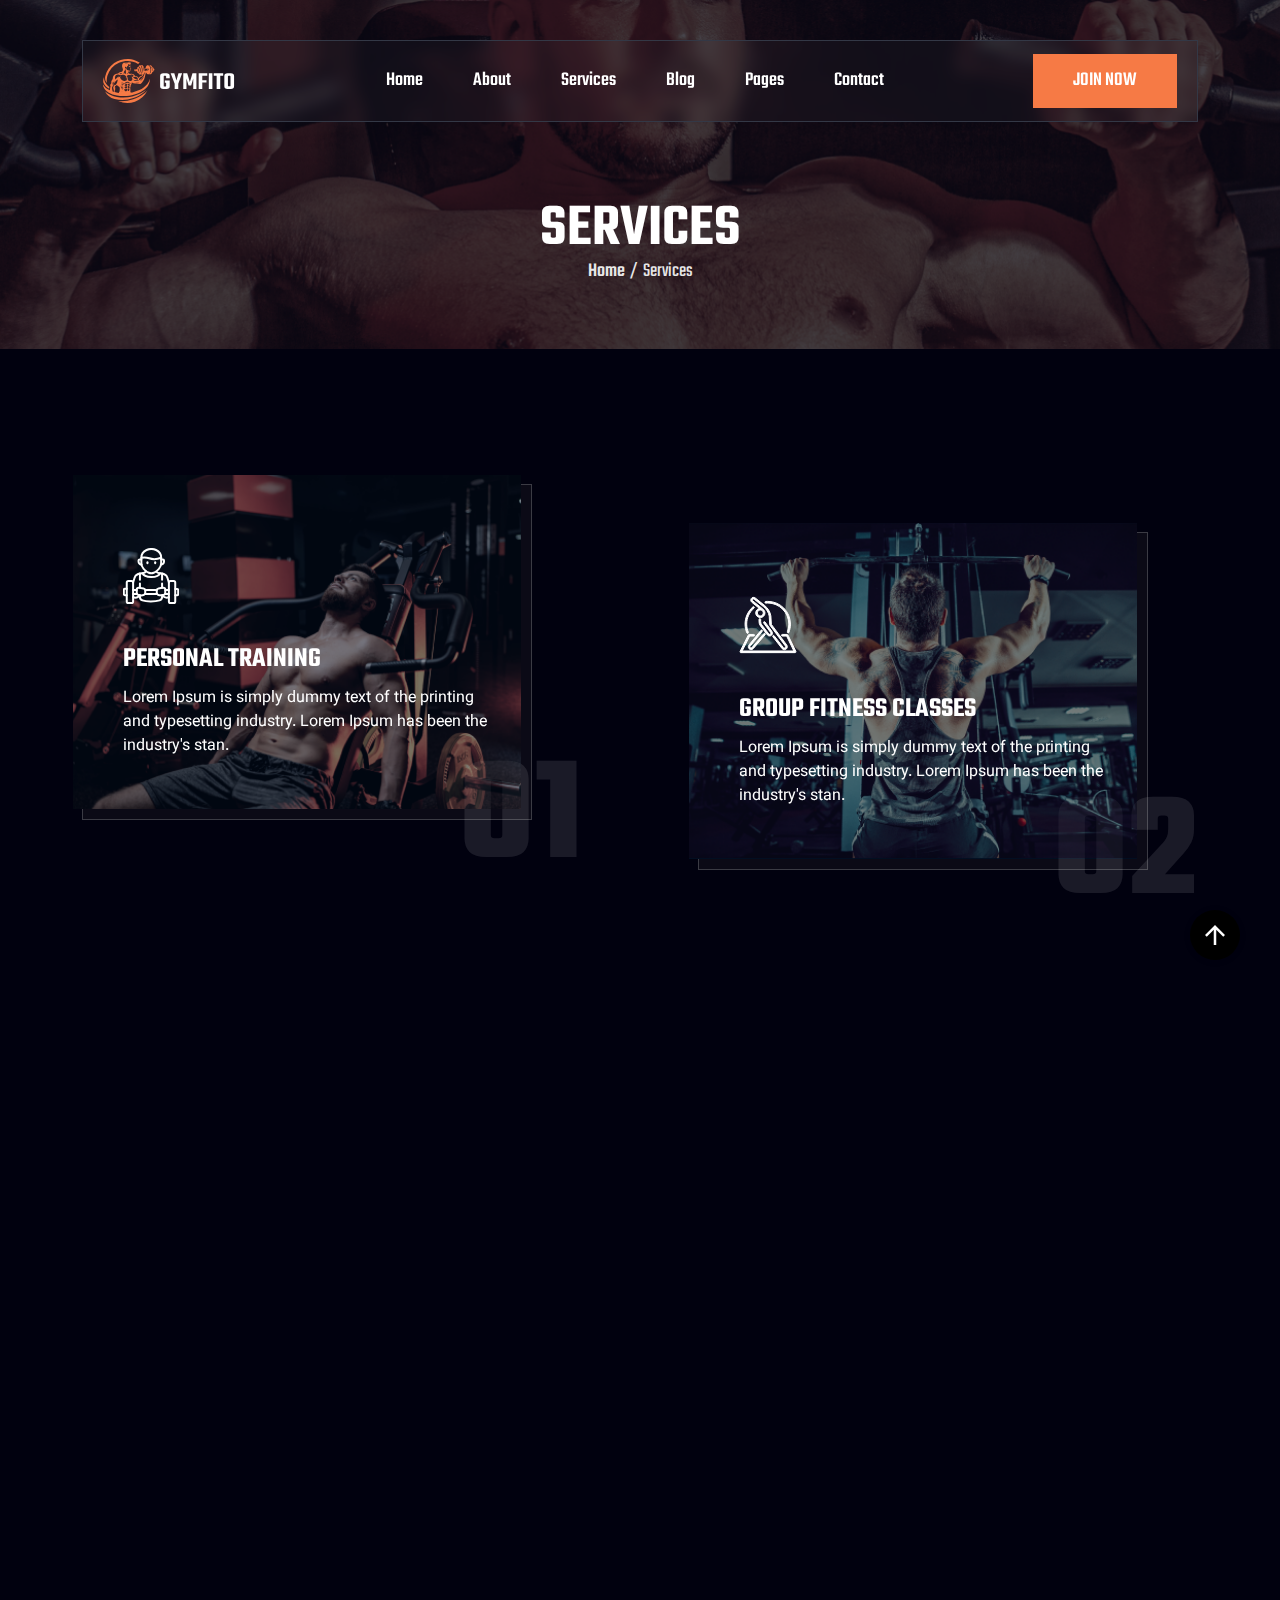
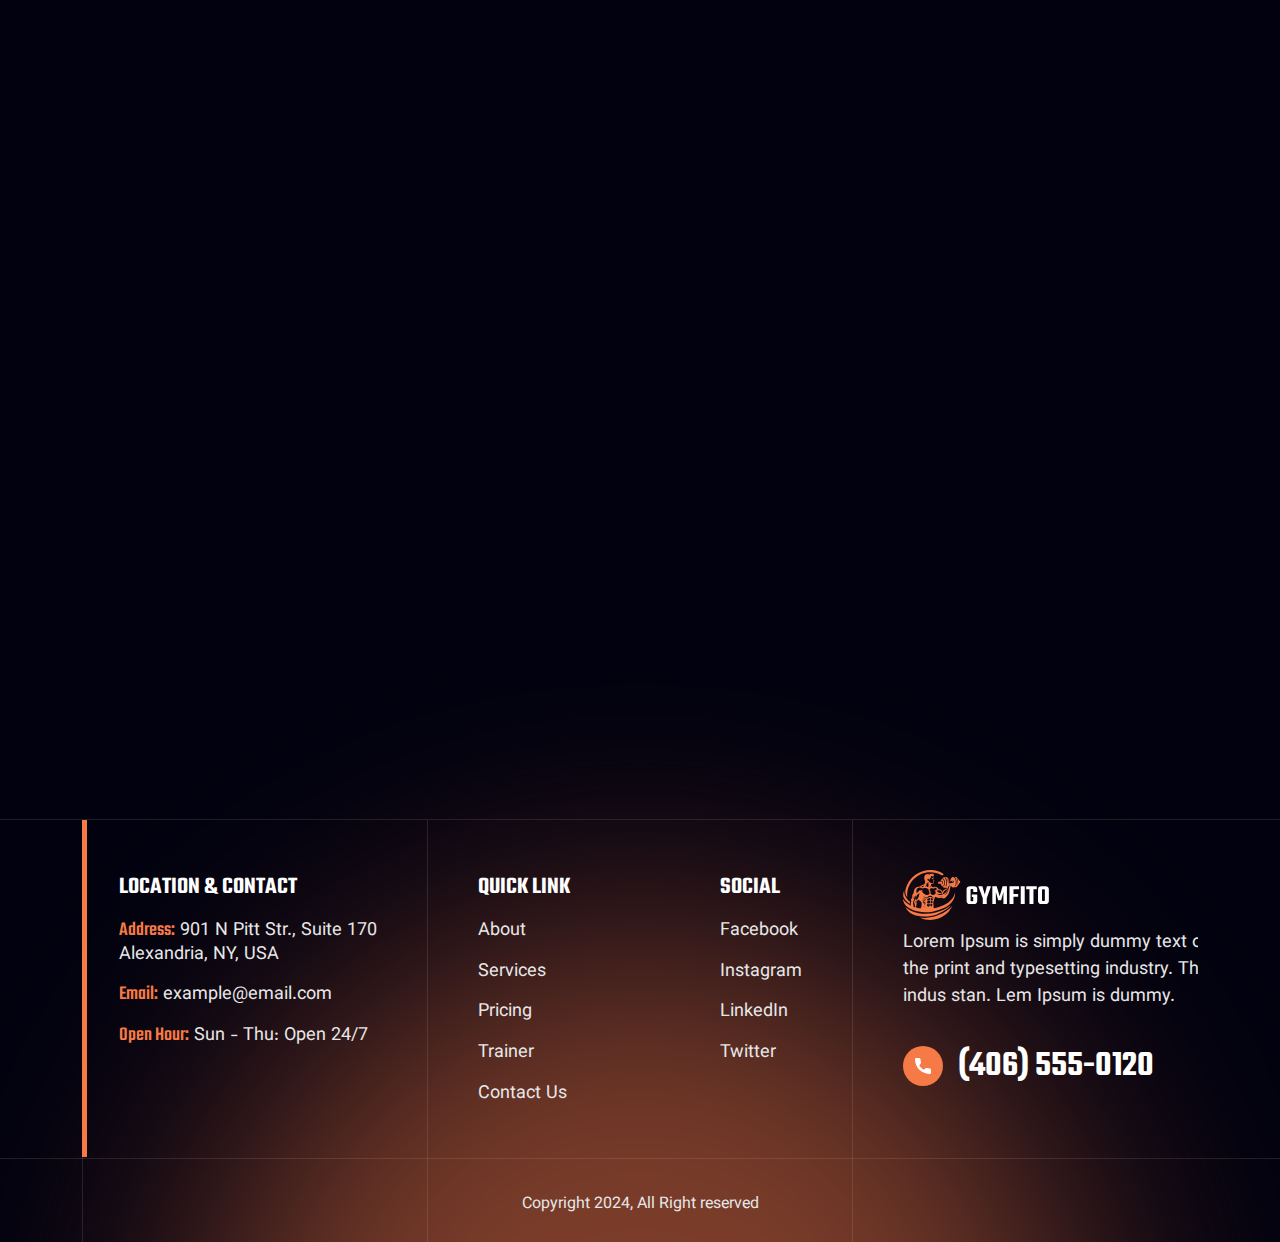
<file: services.html>
<!DOCTYPE html>
<html class="no-js" lang="en">

<head>
    <!-- Meta Tags -->
    <meta charset="utf-8" />
    <meta http-equiv="x-ua-compatible" content="ie=edge" />
    <meta name="viewport" content="width=device-width, initial-scale=1" />
    <meta name="author" content="Thememarch" />
    <!-- Favicon Icon -->
    <link rel="icon" href="assets/img/favicon.svg" />
    <!-- Site Title -->
    <title>Gymfito - Fitness & Gym</title>
    <link rel="stylesheet" href="assets/css/plugins/bootstrap.min.css" />
    <link rel="stylesheet" href="assets/css/plugins/aos.css" />
    <link rel="stylesheet" href="assets/css/plugins/lightgallery.min.css" />
    <link rel="stylesheet" href="assets/css/plugins/swiper.min.css" />
    <link rel="stylesheet" href="assets/css/style.css" />
</head>

<body>


    <!-- Start Header Section -->
    <header class="ak-site_header ak-style1 ak-sticky_header">
        <div class="ak-main_header">
            <div class="container">
                <div class="ak-main_header_in">
                    <div class="ak-main-header-left">
                        <a class="ak-site_branding" href="index.html">
                            <img src="assets/img/logo.svg" alt="...">
                        </a>
                    </div>
                    <div class="ak-main-header-center">
                        <div class="ak-nav ak-medium">
                            <ul class="ak-nav_list">
                                <li>
                                    <a href="index.html">Home</a>
                                </li>
                                <li>
                                    <a href="about.html">About</a>
                                </li>
                                <li class="menu-item-has-children">
                                    <a href="services.html">Services</a>
                                    <ul>
                                        <li>
                                            <a href="services.html">Services</a>
                                        </li>

                                        <li>
                                            <a href="services-details.html">Services Details</a>
                                        </li>
                                    </ul>
                                </li>
                                <li class="menu-item-has-children">
                                    <a href="blog.html">Blog</a>
                                    <ul>
                                        <li>
                                            <a href="blog.html">Blog</a>
                                        </li>
                                        <li>
                                            <a href="blog-details.html">Blog Details</a>
                                        </li>
                                    </ul>
                                </li>
                                <li class="menu-item-has-children">
                                    <a href="#" class="nav-pages-item">Pages</a>
                                    <ul>
                                        <li>
                                            <a href="classes.html">Classes</a>
                                        </li>
                                        <li>
                                            <a href="classes-details.html">Classes Details</a>
                                        </li>
                                        <li>
                                            <a href="trainer.html">Trainer </a>
                                        </li>
                                        <li>
                                            <a href="trainer-details.html">Trainer Details</a>
                                        </li>
                                        <li>
                                            <a href="bim-calculator.html">Bmi Calculator</a>
                                        </li>
                                        <li>
                                            <a href="schedule.html">Schedule</a>
                                        </li>
                                        <li>
                                            <a href="pricing.html">Pricing</a>
                                        </li>
                                        <li>
                                            <a href="gallery.html">Gallery</a>
                                        </li>
                                    </ul>
                                </li>
                                <li>
                                    <a href="contact-us.html">Contact</a>
                                </li>
                            </ul>
                        </div>
                    </div>
                    <div class="ak-main-header-right">
                        <a href="classes.html" class="button-primary">
                            JOIN NOW
                        </a>
                    </div>
                </div>
            </div>
        </div>
    </header>
    <!-- End Header Section -->

    <!-- Start common page title  -->
    <div data-src="assets/img/common-page-img.png" class="ak-bg">
        <div class="ak-height-200 ak-height-lg-100"></div>
        <div class="container">
            <div class="common-page-title">
                <h2 class="page-title">Services</h2>
                <div class="page-subtitle">
                    <a href="">Home</a>
                    <p>/</p>
                    <p>Services </p>
                </div>
            </div>
        </div>
        <div class="ak-height-65 ak-height-lg-50"></div>
    </div>
    <!-- End common page title  -->

    <!-- Start All Services -->
    <div class="ak-height-135 ak-height-lg-80"></div>
    <div class="container">
        <div class="services-all">
            <div class="services-card" data-aos="fade-up">
                <div class="services-body">
                    <a href="services-details.html" class="services-img-content">
                        <img src="assets/img/services_1.png" class="services-img ak-bg" alt="...">
                        <div class="services-info">
                            <img src="assets/img/services_icon1.svg" alt="...">
                            <h4 class="services-title">Personal Training</h4>
                            <p class="services-text">Lorem Ipsum is simply dummy text of the printing and typesetting
                                industry. Lorem Ipsum has been the industry's stan.</p>
                        </div>
                    </a>
                </div>
                <div class="services-number">01</div>
            </div>
            <div class="services-card mt-xl-5" data-aos="fade-up">
                <div class="services-body">
                    <a href="services-details.html" class="services-img-content">
                        <img src="assets/img/services_2.png" class="services-img ak-bg" alt="...">
                        <div class="services-info">
                            <img src="assets/img/services_icon2.svg" alt="...">
                            <h4 class="services-title">Group Fitness Classes</h4>
                            <p class="services-text">Lorem Ipsum is simply dummy text of the printing and
                                typesetting
                                industry. Lorem Ipsum has been the industry's stan.</p>
                        </div>
                    </a>
                </div>
                <div class="services-number">02</div>
            </div>
            <div class="services-card ms-xl-5" data-aos="fade-up">
                <div class="services-body">
                    <a href="services-details.html" class="services-img-content">
                        <img src="assets/img/services_3.png" class="services-img ak-bg" alt="...">
                        <div class="services-info">
                            <img src="assets/img/services_icon3.svg" alt="...">
                            <h4 class="services-title">Strength Training Area</h4>
                            <p class="services-text">Lorem Ipsum is simply dummy text of the printing and typesetting
                                industry. Lorem Ipsum has been the industry's stan.</p>
                        </div>
                    </a>
                </div>
                <div class="services-number">03</div>
            </div>
            <div class="services-card ps-xl-5 mt-xl-5" data-aos="fade-up">
                <div class="services-body">
                    <a href="services-details.html" class="services-img-content">
                        <img src="assets/img/services_4.png" class="services-img ak-bg" alt="...">
                        <div class="services-info">
                            <img src="assets/img/services_icon4.svg" alt="...">
                            <h4 class="services-title">Nutritional Guidance</h4>
                            <p class="services-text">Lorem Ipsum is simply dummy text of the printing and typesetting
                                industry. Lorem Ipsum has been the industry's stan.</p>
                        </div>
                    </a>
                </div>
                <div class="services-number">04</div>
            </div>
            <div class="services-card" data-aos="fade-up">
                <div class="services-body">
                    <a href="services-details.html" class="services-img-content">
                        <img src="assets/img/services_5.png" class="services-img ak-bg" alt="...">
                        <div class="services-info">
                            <img src="assets/img/services_icon5.svg" alt="...">
                            <h4 class="services-title">CALISTHENICS CHALLENGE</h4>
                            <p class="services-text">Lorem Ipsum is simply dummy text of the printing and typesetting
                                industry. Lorem Ipsum has been the industry's stan.</p>
                        </div>
                    </a>
                </div>
                <div class="services-number">05</div>
            </div>
            <div class="services-card mt-xl-5" data-aos="fade-up">
                <div class="services-body">
                    <a href="services-details.html" class="services-img-content">
                        <img src="assets/img/services_6.png" class="services-img ak-bg" alt="...">
                        <div class="services-info">
                            <img src="assets/img/services_icon6.svg" alt="...">
                            <h4 class="services-title">Fitness Assessments</h4>
                            <p class="services-text">Lorem Ipsum is simply dummy text of the printing and
                                typesetting
                                industry. Lorem Ipsum has been the industry's stan.</p>
                        </div>
                    </a>
                </div>
                <div class="services-number">06</div>
            </div>
        </div>
    </div>
    <!-- End All Services -->


    <!-- Start Gallery -->
    <div class="ak-height-135 ak-height-lg-80"></div>
    <div class="slider gallery-slider" data-aos="fade-left">
        <div class="gallery style1 swiper-wrapper">
            <div class="gallery-img-content swiper-slide">
                <a href="https://www.instagram.com/" class="gallery-img-overlay">
                    <svg width="50" height="51" viewBox="0 0 50 51" fill="none" xmlns="http://www.w3.org/2000/svg">
                        <path
                            d="M49.8681 15.4833C49.751 12.8266 49.3214 11.0002 48.706 9.41755C48.0711 7.73761 47.0943 6.23356 45.8146 4.98324C44.5643 3.71346 43.0503 2.72679 41.3898 2.10182C39.798 1.48639 37.9811 1.05677 35.3244 0.939636C32.6479 0.812582 31.7982 0.783203 25.0098 0.783203C18.2213 0.783203 17.3716 0.812582 14.705 0.929716C12.0483 1.04685 10.2219 1.47685 8.63961 2.0919C6.95929 2.72679 5.45524 3.70354 4.20492 4.98324C2.93514 6.23356 1.94885 7.74753 1.3235 9.40801C0.708069 11.0002 0.27845 12.8167 0.161316 15.4734C0.0342617 18.15 0.00488281 18.9997 0.00488281 25.7881C0.00488281 32.5765 0.0342617 33.4262 0.151396 36.0928C0.26853 38.7495 0.69853 40.576 1.31396 42.1586C1.94885 43.8386 2.93514 45.3426 4.20492 46.5929C5.45524 47.8627 6.96921 48.8494 8.62969 49.4744C10.2219 50.0898 12.0384 50.5194 14.6955 50.6365C17.3617 50.7541 18.2118 50.7831 25.0002 50.7831C31.7887 50.7831 32.6384 50.7541 35.305 50.6365C37.9617 50.5194 39.7881 50.0898 41.3704 49.4744C44.7306 48.1752 47.3873 45.5185 48.6865 42.1586C49.3015 40.5664 49.7315 38.7495 49.8487 36.0928C49.9658 33.4262 49.9952 32.5765 49.9952 25.7881C49.9952 18.9997 49.9853 18.15 49.8681 15.4833ZM45.3655 35.8975C45.2579 38.3394 44.8478 39.658 44.5059 40.5371C43.6658 42.7153 41.937 44.4441 39.7587 45.2842C38.8797 45.6261 37.5515 46.0363 35.1192 46.1435C32.4819 46.261 31.691 46.29 25.0197 46.29C18.3484 46.29 17.5475 46.261 14.9198 46.1435C12.4779 46.0363 11.1593 45.6261 10.2803 45.2842C9.19628 44.8836 8.20961 44.2487 7.40875 43.4185C6.57851 42.6077 5.94362 41.631 5.543 40.547C5.20113 39.6679 4.79097 38.3394 4.68376 35.9074C4.56624 33.2702 4.53725 32.4788 4.53725 25.8075C4.53725 19.1362 4.56624 18.3354 4.68376 15.7081C4.79097 13.2662 5.20113 11.9476 5.543 11.0685C5.94362 9.98414 6.57851 8.99785 7.41867 8.19661C8.22907 7.36637 9.20582 6.73148 10.2902 6.33124C11.1692 5.98937 12.4978 5.57921 14.9297 5.47162C17.567 5.35449 18.3583 5.32511 25.0292 5.32511C31.7104 5.32511 32.5014 5.35449 35.1291 5.47162C37.571 5.57921 38.8896 5.98937 39.7687 6.33124C40.8526 6.73148 41.8393 7.36637 42.6402 8.19661C43.4704 9.00739 44.1053 9.98414 44.5059 11.0685C44.8478 11.9476 45.2579 13.2757 45.3655 15.7081C45.4827 18.3453 45.512 19.1362 45.512 25.8075C45.512 32.4788 45.4827 33.2603 45.3655 35.8975Z"
                            fill="#F67A45" />
                        <path
                            d="M25.0928 12.9438C18.0032 12.9438 12.251 18.6968 12.251 25.7881C12.251 32.8795 18.0032 38.6324 25.0928 38.6324C32.1828 38.6324 37.9346 32.8795 37.9346 25.7881C37.9346 18.6968 32.1828 12.9438 25.0928 12.9438ZM25.0928 34.1199C20.4934 34.1199 16.7626 30.3888 16.7626 25.7881C16.7626 21.1875 20.4934 17.4564 25.0928 17.4564C29.6926 17.4564 33.423 21.1875 33.423 25.7881C33.423 30.3888 29.6926 34.1199 25.0928 34.1199Z"
                            fill="#F67A45" />
                        <path
                            d="M41.4407 12.436C41.4407 14.0919 40.0983 15.4346 38.4423 15.4346C36.7867 15.4346 35.4443 14.0919 35.4443 12.436C35.4443 10.7798 36.7867 9.4375 38.4423 9.4375C40.0983 9.4375 41.4407 10.7798 41.4407 12.436Z"
                            fill="#F67A45" />
                    </svg>
                </a>
                <img src="assets/img/gallery_1.jpg" class="gallery-img" alt="...">
            </div>
            <div class="gallery-img-content swiper-slide">
                <a href="https://www.instagram.com/" class="gallery-img-overlay">
                    <svg width="50" height="51" viewBox="0 0 50 51" fill="none" xmlns="http://www.w3.org/2000/svg">
                        <path
                            d="M49.8681 15.4833C49.751 12.8266 49.3214 11.0002 48.706 9.41755C48.0711 7.73761 47.0943 6.23356 45.8146 4.98324C44.5643 3.71346 43.0503 2.72679 41.3898 2.10182C39.798 1.48639 37.9811 1.05677 35.3244 0.939636C32.6479 0.812582 31.7982 0.783203 25.0098 0.783203C18.2213 0.783203 17.3716 0.812582 14.705 0.929716C12.0483 1.04685 10.2219 1.47685 8.63961 2.0919C6.95929 2.72679 5.45524 3.70354 4.20492 4.98324C2.93514 6.23356 1.94885 7.74753 1.3235 9.40801C0.708069 11.0002 0.27845 12.8167 0.161316 15.4734C0.0342617 18.15 0.00488281 18.9997 0.00488281 25.7881C0.00488281 32.5765 0.0342617 33.4262 0.151396 36.0928C0.26853 38.7495 0.69853 40.576 1.31396 42.1586C1.94885 43.8386 2.93514 45.3426 4.20492 46.5929C5.45524 47.8627 6.96921 48.8494 8.62969 49.4744C10.2219 50.0898 12.0384 50.5194 14.6955 50.6365C17.3617 50.7541 18.2118 50.7831 25.0002 50.7831C31.7887 50.7831 32.6384 50.7541 35.305 50.6365C37.9617 50.5194 39.7881 50.0898 41.3704 49.4744C44.7306 48.1752 47.3873 45.5185 48.6865 42.1586C49.3015 40.5664 49.7315 38.7495 49.8487 36.0928C49.9658 33.4262 49.9952 32.5765 49.9952 25.7881C49.9952 18.9997 49.9853 18.15 49.8681 15.4833ZM45.3655 35.8975C45.2579 38.3394 44.8478 39.658 44.5059 40.5371C43.6658 42.7153 41.937 44.4441 39.7587 45.2842C38.8797 45.6261 37.5515 46.0363 35.1192 46.1435C32.4819 46.261 31.691 46.29 25.0197 46.29C18.3484 46.29 17.5475 46.261 14.9198 46.1435C12.4779 46.0363 11.1593 45.6261 10.2803 45.2842C9.19628 44.8836 8.20961 44.2487 7.40875 43.4185C6.57851 42.6077 5.94362 41.631 5.543 40.547C5.20113 39.6679 4.79097 38.3394 4.68376 35.9074C4.56624 33.2702 4.53725 32.4788 4.53725 25.8075C4.53725 19.1362 4.56624 18.3354 4.68376 15.7081C4.79097 13.2662 5.20113 11.9476 5.543 11.0685C5.94362 9.98414 6.57851 8.99785 7.41867 8.19661C8.22907 7.36637 9.20582 6.73148 10.2902 6.33124C11.1692 5.98937 12.4978 5.57921 14.9297 5.47162C17.567 5.35449 18.3583 5.32511 25.0292 5.32511C31.7104 5.32511 32.5014 5.35449 35.1291 5.47162C37.571 5.57921 38.8896 5.98937 39.7687 6.33124C40.8526 6.73148 41.8393 7.36637 42.6402 8.19661C43.4704 9.00739 44.1053 9.98414 44.5059 11.0685C44.8478 11.9476 45.2579 13.2757 45.3655 15.7081C45.4827 18.3453 45.512 19.1362 45.512 25.8075C45.512 32.4788 45.4827 33.2603 45.3655 35.8975Z"
                            fill="#F67A45" />
                        <path
                            d="M25.0928 12.9438C18.0032 12.9438 12.251 18.6968 12.251 25.7881C12.251 32.8795 18.0032 38.6324 25.0928 38.6324C32.1828 38.6324 37.9346 32.8795 37.9346 25.7881C37.9346 18.6968 32.1828 12.9438 25.0928 12.9438ZM25.0928 34.1199C20.4934 34.1199 16.7626 30.3888 16.7626 25.7881C16.7626 21.1875 20.4934 17.4564 25.0928 17.4564C29.6926 17.4564 33.423 21.1875 33.423 25.7881C33.423 30.3888 29.6926 34.1199 25.0928 34.1199Z"
                            fill="#F67A45" />
                        <path
                            d="M41.4407 12.436C41.4407 14.0919 40.0983 15.4346 38.4423 15.4346C36.7867 15.4346 35.4443 14.0919 35.4443 12.436C35.4443 10.7798 36.7867 9.4375 38.4423 9.4375C40.0983 9.4375 41.4407 10.7798 41.4407 12.436Z"
                            fill="#F67A45" />
                    </svg>
                </a>
                <img src="assets/img/gallery_2.jpg" class="gallery-img" alt="...">
            </div>
            <div class="gallery-img-content swiper-slide">
                <a href="https://www.instagram.com/" class="gallery-img-overlay">
                    <svg width="50" height="51" viewBox="0 0 50 51" fill="none" xmlns="http://www.w3.org/2000/svg">
                        <path
                            d="M49.8681 15.4833C49.751 12.8266 49.3214 11.0002 48.706 9.41755C48.0711 7.73761 47.0943 6.23356 45.8146 4.98324C44.5643 3.71346 43.0503 2.72679 41.3898 2.10182C39.798 1.48639 37.9811 1.05677 35.3244 0.939636C32.6479 0.812582 31.7982 0.783203 25.0098 0.783203C18.2213 0.783203 17.3716 0.812582 14.705 0.929716C12.0483 1.04685 10.2219 1.47685 8.63961 2.0919C6.95929 2.72679 5.45524 3.70354 4.20492 4.98324C2.93514 6.23356 1.94885 7.74753 1.3235 9.40801C0.708069 11.0002 0.27845 12.8167 0.161316 15.4734C0.0342617 18.15 0.00488281 18.9997 0.00488281 25.7881C0.00488281 32.5765 0.0342617 33.4262 0.151396 36.0928C0.26853 38.7495 0.69853 40.576 1.31396 42.1586C1.94885 43.8386 2.93514 45.3426 4.20492 46.5929C5.45524 47.8627 6.96921 48.8494 8.62969 49.4744C10.2219 50.0898 12.0384 50.5194 14.6955 50.6365C17.3617 50.7541 18.2118 50.7831 25.0002 50.7831C31.7887 50.7831 32.6384 50.7541 35.305 50.6365C37.9617 50.5194 39.7881 50.0898 41.3704 49.4744C44.7306 48.1752 47.3873 45.5185 48.6865 42.1586C49.3015 40.5664 49.7315 38.7495 49.8487 36.0928C49.9658 33.4262 49.9952 32.5765 49.9952 25.7881C49.9952 18.9997 49.9853 18.15 49.8681 15.4833ZM45.3655 35.8975C45.2579 38.3394 44.8478 39.658 44.5059 40.5371C43.6658 42.7153 41.937 44.4441 39.7587 45.2842C38.8797 45.6261 37.5515 46.0363 35.1192 46.1435C32.4819 46.261 31.691 46.29 25.0197 46.29C18.3484 46.29 17.5475 46.261 14.9198 46.1435C12.4779 46.0363 11.1593 45.6261 10.2803 45.2842C9.19628 44.8836 8.20961 44.2487 7.40875 43.4185C6.57851 42.6077 5.94362 41.631 5.543 40.547C5.20113 39.6679 4.79097 38.3394 4.68376 35.9074C4.56624 33.2702 4.53725 32.4788 4.53725 25.8075C4.53725 19.1362 4.56624 18.3354 4.68376 15.7081C4.79097 13.2662 5.20113 11.9476 5.543 11.0685C5.94362 9.98414 6.57851 8.99785 7.41867 8.19661C8.22907 7.36637 9.20582 6.73148 10.2902 6.33124C11.1692 5.98937 12.4978 5.57921 14.9297 5.47162C17.567 5.35449 18.3583 5.32511 25.0292 5.32511C31.7104 5.32511 32.5014 5.35449 35.1291 5.47162C37.571 5.57921 38.8896 5.98937 39.7687 6.33124C40.8526 6.73148 41.8393 7.36637 42.6402 8.19661C43.4704 9.00739 44.1053 9.98414 44.5059 11.0685C44.8478 11.9476 45.2579 13.2757 45.3655 15.7081C45.4827 18.3453 45.512 19.1362 45.512 25.8075C45.512 32.4788 45.4827 33.2603 45.3655 35.8975Z"
                            fill="#F67A45" />
                        <path
                            d="M25.0928 12.9438C18.0032 12.9438 12.251 18.6968 12.251 25.7881C12.251 32.8795 18.0032 38.6324 25.0928 38.6324C32.1828 38.6324 37.9346 32.8795 37.9346 25.7881C37.9346 18.6968 32.1828 12.9438 25.0928 12.9438ZM25.0928 34.1199C20.4934 34.1199 16.7626 30.3888 16.7626 25.7881C16.7626 21.1875 20.4934 17.4564 25.0928 17.4564C29.6926 17.4564 33.423 21.1875 33.423 25.7881C33.423 30.3888 29.6926 34.1199 25.0928 34.1199Z"
                            fill="#F67A45" />
                        <path
                            d="M41.4407 12.436C41.4407 14.0919 40.0983 15.4346 38.4423 15.4346C36.7867 15.4346 35.4443 14.0919 35.4443 12.436C35.4443 10.7798 36.7867 9.4375 38.4423 9.4375C40.0983 9.4375 41.4407 10.7798 41.4407 12.436Z"
                            fill="#F67A45" />
                    </svg>
                </a>
                <img src="assets/img/gallery_3.jpg" class="gallery-img" alt="...">
            </div>
            <div class="gallery-img-content swiper-slide">
                <a href="https://www.instagram.com/" class="gallery-img-overlay">
                    <svg width="50" height="51" viewBox="0 0 50 51" fill="none" xmlns="http://www.w3.org/2000/svg">
                        <path
                            d="M49.8681 15.4833C49.751 12.8266 49.3214 11.0002 48.706 9.41755C48.0711 7.73761 47.0943 6.23356 45.8146 4.98324C44.5643 3.71346 43.0503 2.72679 41.3898 2.10182C39.798 1.48639 37.9811 1.05677 35.3244 0.939636C32.6479 0.812582 31.7982 0.783203 25.0098 0.783203C18.2213 0.783203 17.3716 0.812582 14.705 0.929716C12.0483 1.04685 10.2219 1.47685 8.63961 2.0919C6.95929 2.72679 5.45524 3.70354 4.20492 4.98324C2.93514 6.23356 1.94885 7.74753 1.3235 9.40801C0.708069 11.0002 0.27845 12.8167 0.161316 15.4734C0.0342617 18.15 0.00488281 18.9997 0.00488281 25.7881C0.00488281 32.5765 0.0342617 33.4262 0.151396 36.0928C0.26853 38.7495 0.69853 40.576 1.31396 42.1586C1.94885 43.8386 2.93514 45.3426 4.20492 46.5929C5.45524 47.8627 6.96921 48.8494 8.62969 49.4744C10.2219 50.0898 12.0384 50.5194 14.6955 50.6365C17.3617 50.7541 18.2118 50.7831 25.0002 50.7831C31.7887 50.7831 32.6384 50.7541 35.305 50.6365C37.9617 50.5194 39.7881 50.0898 41.3704 49.4744C44.7306 48.1752 47.3873 45.5185 48.6865 42.1586C49.3015 40.5664 49.7315 38.7495 49.8487 36.0928C49.9658 33.4262 49.9952 32.5765 49.9952 25.7881C49.9952 18.9997 49.9853 18.15 49.8681 15.4833ZM45.3655 35.8975C45.2579 38.3394 44.8478 39.658 44.5059 40.5371C43.6658 42.7153 41.937 44.4441 39.7587 45.2842C38.8797 45.6261 37.5515 46.0363 35.1192 46.1435C32.4819 46.261 31.691 46.29 25.0197 46.29C18.3484 46.29 17.5475 46.261 14.9198 46.1435C12.4779 46.0363 11.1593 45.6261 10.2803 45.2842C9.19628 44.8836 8.20961 44.2487 7.40875 43.4185C6.57851 42.6077 5.94362 41.631 5.543 40.547C5.20113 39.6679 4.79097 38.3394 4.68376 35.9074C4.56624 33.2702 4.53725 32.4788 4.53725 25.8075C4.53725 19.1362 4.56624 18.3354 4.68376 15.7081C4.79097 13.2662 5.20113 11.9476 5.543 11.0685C5.94362 9.98414 6.57851 8.99785 7.41867 8.19661C8.22907 7.36637 9.20582 6.73148 10.2902 6.33124C11.1692 5.98937 12.4978 5.57921 14.9297 5.47162C17.567 5.35449 18.3583 5.32511 25.0292 5.32511C31.7104 5.32511 32.5014 5.35449 35.1291 5.47162C37.571 5.57921 38.8896 5.98937 39.7687 6.33124C40.8526 6.73148 41.8393 7.36637 42.6402 8.19661C43.4704 9.00739 44.1053 9.98414 44.5059 11.0685C44.8478 11.9476 45.2579 13.2757 45.3655 15.7081C45.4827 18.3453 45.512 19.1362 45.512 25.8075C45.512 32.4788 45.4827 33.2603 45.3655 35.8975Z"
                            fill="#F67A45" />
                        <path
                            d="M25.0928 12.9438C18.0032 12.9438 12.251 18.6968 12.251 25.7881C12.251 32.8795 18.0032 38.6324 25.0928 38.6324C32.1828 38.6324 37.9346 32.8795 37.9346 25.7881C37.9346 18.6968 32.1828 12.9438 25.0928 12.9438ZM25.0928 34.1199C20.4934 34.1199 16.7626 30.3888 16.7626 25.7881C16.7626 21.1875 20.4934 17.4564 25.0928 17.4564C29.6926 17.4564 33.423 21.1875 33.423 25.7881C33.423 30.3888 29.6926 34.1199 25.0928 34.1199Z"
                            fill="#F67A45" />
                        <path
                            d="M41.4407 12.436C41.4407 14.0919 40.0983 15.4346 38.4423 15.4346C36.7867 15.4346 35.4443 14.0919 35.4443 12.436C35.4443 10.7798 36.7867 9.4375 38.4423 9.4375C40.0983 9.4375 41.4407 10.7798 41.4407 12.436Z"
                            fill="#F67A45" />
                    </svg>
                </a>
                <img src="assets/img/gallery_4.jpg" class="gallery-img" alt="...">
            </div>
            <div class="gallery-img-content swiper-slide">
                <a href="https://www.instagram.com/" class="gallery-img-overlay">
                    <svg width="50" height="51" viewBox="0 0 50 51" fill="none" xmlns="http://www.w3.org/2000/svg">
                        <path
                            d="M49.8681 15.4833C49.751 12.8266 49.3214 11.0002 48.706 9.41755C48.0711 7.73761 47.0943 6.23356 45.8146 4.98324C44.5643 3.71346 43.0503 2.72679 41.3898 2.10182C39.798 1.48639 37.9811 1.05677 35.3244 0.939636C32.6479 0.812582 31.7982 0.783203 25.0098 0.783203C18.2213 0.783203 17.3716 0.812582 14.705 0.929716C12.0483 1.04685 10.2219 1.47685 8.63961 2.0919C6.95929 2.72679 5.45524 3.70354 4.20492 4.98324C2.93514 6.23356 1.94885 7.74753 1.3235 9.40801C0.708069 11.0002 0.27845 12.8167 0.161316 15.4734C0.0342617 18.15 0.00488281 18.9997 0.00488281 25.7881C0.00488281 32.5765 0.0342617 33.4262 0.151396 36.0928C0.26853 38.7495 0.69853 40.576 1.31396 42.1586C1.94885 43.8386 2.93514 45.3426 4.20492 46.5929C5.45524 47.8627 6.96921 48.8494 8.62969 49.4744C10.2219 50.0898 12.0384 50.5194 14.6955 50.6365C17.3617 50.7541 18.2118 50.7831 25.0002 50.7831C31.7887 50.7831 32.6384 50.7541 35.305 50.6365C37.9617 50.5194 39.7881 50.0898 41.3704 49.4744C44.7306 48.1752 47.3873 45.5185 48.6865 42.1586C49.3015 40.5664 49.7315 38.7495 49.8487 36.0928C49.9658 33.4262 49.9952 32.5765 49.9952 25.7881C49.9952 18.9997 49.9853 18.15 49.8681 15.4833ZM45.3655 35.8975C45.2579 38.3394 44.8478 39.658 44.5059 40.5371C43.6658 42.7153 41.937 44.4441 39.7587 45.2842C38.8797 45.6261 37.5515 46.0363 35.1192 46.1435C32.4819 46.261 31.691 46.29 25.0197 46.29C18.3484 46.29 17.5475 46.261 14.9198 46.1435C12.4779 46.0363 11.1593 45.6261 10.2803 45.2842C9.19628 44.8836 8.20961 44.2487 7.40875 43.4185C6.57851 42.6077 5.94362 41.631 5.543 40.547C5.20113 39.6679 4.79097 38.3394 4.68376 35.9074C4.56624 33.2702 4.53725 32.4788 4.53725 25.8075C4.53725 19.1362 4.56624 18.3354 4.68376 15.7081C4.79097 13.2662 5.20113 11.9476 5.543 11.0685C5.94362 9.98414 6.57851 8.99785 7.41867 8.19661C8.22907 7.36637 9.20582 6.73148 10.2902 6.33124C11.1692 5.98937 12.4978 5.57921 14.9297 5.47162C17.567 5.35449 18.3583 5.32511 25.0292 5.32511C31.7104 5.32511 32.5014 5.35449 35.1291 5.47162C37.571 5.57921 38.8896 5.98937 39.7687 6.33124C40.8526 6.73148 41.8393 7.36637 42.6402 8.19661C43.4704 9.00739 44.1053 9.98414 44.5059 11.0685C44.8478 11.9476 45.2579 13.2757 45.3655 15.7081C45.4827 18.3453 45.512 19.1362 45.512 25.8075C45.512 32.4788 45.4827 33.2603 45.3655 35.8975Z"
                            fill="#F67A45" />
                        <path
                            d="M25.0928 12.9438C18.0032 12.9438 12.251 18.6968 12.251 25.7881C12.251 32.8795 18.0032 38.6324 25.0928 38.6324C32.1828 38.6324 37.9346 32.8795 37.9346 25.7881C37.9346 18.6968 32.1828 12.9438 25.0928 12.9438ZM25.0928 34.1199C20.4934 34.1199 16.7626 30.3888 16.7626 25.7881C16.7626 21.1875 20.4934 17.4564 25.0928 17.4564C29.6926 17.4564 33.423 21.1875 33.423 25.7881C33.423 30.3888 29.6926 34.1199 25.0928 34.1199Z"
                            fill="#F67A45" />
                        <path
                            d="M41.4407 12.436C41.4407 14.0919 40.0983 15.4346 38.4423 15.4346C36.7867 15.4346 35.4443 14.0919 35.4443 12.436C35.4443 10.7798 36.7867 9.4375 38.4423 9.4375C40.0983 9.4375 41.4407 10.7798 41.4407 12.436Z"
                            fill="#F67A45" />
                    </svg>
                </a>
                <img src="assets/img/gallery_5.jpg" class="gallery-img" alt="...">
            </div>
            <div class="gallery-img-content swiper-slide">
                <a href="https://www.instagram.com/" class="gallery-img-overlay">
                    <svg width="50" height="51" viewBox="0 0 50 51" fill="none" xmlns="http://www.w3.org/2000/svg">
                        <path
                            d="M49.8681 15.4833C49.751 12.8266 49.3214 11.0002 48.706 9.41755C48.0711 7.73761 47.0943 6.23356 45.8146 4.98324C44.5643 3.71346 43.0503 2.72679 41.3898 2.10182C39.798 1.48639 37.9811 1.05677 35.3244 0.939636C32.6479 0.812582 31.7982 0.783203 25.0098 0.783203C18.2213 0.783203 17.3716 0.812582 14.705 0.929716C12.0483 1.04685 10.2219 1.47685 8.63961 2.0919C6.95929 2.72679 5.45524 3.70354 4.20492 4.98324C2.93514 6.23356 1.94885 7.74753 1.3235 9.40801C0.708069 11.0002 0.27845 12.8167 0.161316 15.4734C0.0342617 18.15 0.00488281 18.9997 0.00488281 25.7881C0.00488281 32.5765 0.0342617 33.4262 0.151396 36.0928C0.26853 38.7495 0.69853 40.576 1.31396 42.1586C1.94885 43.8386 2.93514 45.3426 4.20492 46.5929C5.45524 47.8627 6.96921 48.8494 8.62969 49.4744C10.2219 50.0898 12.0384 50.5194 14.6955 50.6365C17.3617 50.7541 18.2118 50.7831 25.0002 50.7831C31.7887 50.7831 32.6384 50.7541 35.305 50.6365C37.9617 50.5194 39.7881 50.0898 41.3704 49.4744C44.7306 48.1752 47.3873 45.5185 48.6865 42.1586C49.3015 40.5664 49.7315 38.7495 49.8487 36.0928C49.9658 33.4262 49.9952 32.5765 49.9952 25.7881C49.9952 18.9997 49.9853 18.15 49.8681 15.4833ZM45.3655 35.8975C45.2579 38.3394 44.8478 39.658 44.5059 40.5371C43.6658 42.7153 41.937 44.4441 39.7587 45.2842C38.8797 45.6261 37.5515 46.0363 35.1192 46.1435C32.4819 46.261 31.691 46.29 25.0197 46.29C18.3484 46.29 17.5475 46.261 14.9198 46.1435C12.4779 46.0363 11.1593 45.6261 10.2803 45.2842C9.19628 44.8836 8.20961 44.2487 7.40875 43.4185C6.57851 42.6077 5.94362 41.631 5.543 40.547C5.20113 39.6679 4.79097 38.3394 4.68376 35.9074C4.56624 33.2702 4.53725 32.4788 4.53725 25.8075C4.53725 19.1362 4.56624 18.3354 4.68376 15.7081C4.79097 13.2662 5.20113 11.9476 5.543 11.0685C5.94362 9.98414 6.57851 8.99785 7.41867 8.19661C8.22907 7.36637 9.20582 6.73148 10.2902 6.33124C11.1692 5.98937 12.4978 5.57921 14.9297 5.47162C17.567 5.35449 18.3583 5.32511 25.0292 5.32511C31.7104 5.32511 32.5014 5.35449 35.1291 5.47162C37.571 5.57921 38.8896 5.98937 39.7687 6.33124C40.8526 6.73148 41.8393 7.36637 42.6402 8.19661C43.4704 9.00739 44.1053 9.98414 44.5059 11.0685C44.8478 11.9476 45.2579 13.2757 45.3655 15.7081C45.4827 18.3453 45.512 19.1362 45.512 25.8075C45.512 32.4788 45.4827 33.2603 45.3655 35.8975Z"
                            fill="#F67A45" />
                        <path
                            d="M25.0928 12.9438C18.0032 12.9438 12.251 18.6968 12.251 25.7881C12.251 32.8795 18.0032 38.6324 25.0928 38.6324C32.1828 38.6324 37.9346 32.8795 37.9346 25.7881C37.9346 18.6968 32.1828 12.9438 25.0928 12.9438ZM25.0928 34.1199C20.4934 34.1199 16.7626 30.3888 16.7626 25.7881C16.7626 21.1875 20.4934 17.4564 25.0928 17.4564C29.6926 17.4564 33.423 21.1875 33.423 25.7881C33.423 30.3888 29.6926 34.1199 25.0928 34.1199Z"
                            fill="#F67A45" />
                        <path
                            d="M41.4407 12.436C41.4407 14.0919 40.0983 15.4346 38.4423 15.4346C36.7867 15.4346 35.4443 14.0919 35.4443 12.436C35.4443 10.7798 36.7867 9.4375 38.4423 9.4375C40.0983 9.4375 41.4407 10.7798 41.4407 12.436Z"
                            fill="#F67A45" />
                    </svg>
                </a>
                <img src="assets/img/gallery_2.jpg" class="gallery-img" alt="...">
            </div>
            <div class="gallery-img-content swiper-slide">
                <a href="https://www.instagram.com/" class="gallery-img-overlay">
                    <svg width="50" height="51" viewBox="0 0 50 51" fill="none" xmlns="http://www.w3.org/2000/svg">
                        <path
                            d="M49.8681 15.4833C49.751 12.8266 49.3214 11.0002 48.706 9.41755C48.0711 7.73761 47.0943 6.23356 45.8146 4.98324C44.5643 3.71346 43.0503 2.72679 41.3898 2.10182C39.798 1.48639 37.9811 1.05677 35.3244 0.939636C32.6479 0.812582 31.7982 0.783203 25.0098 0.783203C18.2213 0.783203 17.3716 0.812582 14.705 0.929716C12.0483 1.04685 10.2219 1.47685 8.63961 2.0919C6.95929 2.72679 5.45524 3.70354 4.20492 4.98324C2.93514 6.23356 1.94885 7.74753 1.3235 9.40801C0.708069 11.0002 0.27845 12.8167 0.161316 15.4734C0.0342617 18.15 0.00488281 18.9997 0.00488281 25.7881C0.00488281 32.5765 0.0342617 33.4262 0.151396 36.0928C0.26853 38.7495 0.69853 40.576 1.31396 42.1586C1.94885 43.8386 2.93514 45.3426 4.20492 46.5929C5.45524 47.8627 6.96921 48.8494 8.62969 49.4744C10.2219 50.0898 12.0384 50.5194 14.6955 50.6365C17.3617 50.7541 18.2118 50.7831 25.0002 50.7831C31.7887 50.7831 32.6384 50.7541 35.305 50.6365C37.9617 50.5194 39.7881 50.0898 41.3704 49.4744C44.7306 48.1752 47.3873 45.5185 48.6865 42.1586C49.3015 40.5664 49.7315 38.7495 49.8487 36.0928C49.9658 33.4262 49.9952 32.5765 49.9952 25.7881C49.9952 18.9997 49.9853 18.15 49.8681 15.4833ZM45.3655 35.8975C45.2579 38.3394 44.8478 39.658 44.5059 40.5371C43.6658 42.7153 41.937 44.4441 39.7587 45.2842C38.8797 45.6261 37.5515 46.0363 35.1192 46.1435C32.4819 46.261 31.691 46.29 25.0197 46.29C18.3484 46.29 17.5475 46.261 14.9198 46.1435C12.4779 46.0363 11.1593 45.6261 10.2803 45.2842C9.19628 44.8836 8.20961 44.2487 7.40875 43.4185C6.57851 42.6077 5.94362 41.631 5.543 40.547C5.20113 39.6679 4.79097 38.3394 4.68376 35.9074C4.56624 33.2702 4.53725 32.4788 4.53725 25.8075C4.53725 19.1362 4.56624 18.3354 4.68376 15.7081C4.79097 13.2662 5.20113 11.9476 5.543 11.0685C5.94362 9.98414 6.57851 8.99785 7.41867 8.19661C8.22907 7.36637 9.20582 6.73148 10.2902 6.33124C11.1692 5.98937 12.4978 5.57921 14.9297 5.47162C17.567 5.35449 18.3583 5.32511 25.0292 5.32511C31.7104 5.32511 32.5014 5.35449 35.1291 5.47162C37.571 5.57921 38.8896 5.98937 39.7687 6.33124C40.8526 6.73148 41.8393 7.36637 42.6402 8.19661C43.4704 9.00739 44.1053 9.98414 44.5059 11.0685C44.8478 11.9476 45.2579 13.2757 45.3655 15.7081C45.4827 18.3453 45.512 19.1362 45.512 25.8075C45.512 32.4788 45.4827 33.2603 45.3655 35.8975Z"
                            fill="#F67A45" />
                        <path
                            d="M25.0928 12.9438C18.0032 12.9438 12.251 18.6968 12.251 25.7881C12.251 32.8795 18.0032 38.6324 25.0928 38.6324C32.1828 38.6324 37.9346 32.8795 37.9346 25.7881C37.9346 18.6968 32.1828 12.9438 25.0928 12.9438ZM25.0928 34.1199C20.4934 34.1199 16.7626 30.3888 16.7626 25.7881C16.7626 21.1875 20.4934 17.4564 25.0928 17.4564C29.6926 17.4564 33.423 21.1875 33.423 25.7881C33.423 30.3888 29.6926 34.1199 25.0928 34.1199Z"
                            fill="#F67A45" />
                        <path
                            d="M41.4407 12.436C41.4407 14.0919 40.0983 15.4346 38.4423 15.4346C36.7867 15.4346 35.4443 14.0919 35.4443 12.436C35.4443 10.7798 36.7867 9.4375 38.4423 9.4375C40.0983 9.4375 41.4407 10.7798 41.4407 12.436Z"
                            fill="#F67A45" />
                    </svg>
                </a>
                <img src="assets/img/gallery_3.jpg" class="gallery-img" alt="...">
            </div>
        </div>
    </div>
    <!-- End Gallery -->


    <!-- Start Footer -->
    <div class="ak-height-150 ak-height-lg-80"></div>
    <footer class="footer">
        <img src="assets/img/footer_bg_light.svg" class="footer_bg_light" alt="...">
        <div class="border-footer-1"></div>
        <div class="container">
            <div class="footer style-1">
                <!-- <div class="border-footer-1"></div> -->
                <div class="location-contact">
                    <h5 class="title">LOCATION & CONTACT</h5>
                    <p class="address"><span>Address:</span> 901 N Pitt Str., Suite 170
                        <br> Alexandria, NY, USA
                    </p>
                    <a href="mailto:example@email.com" class="email"><span>Email:</span> example@email.com</a>
                    <p><span class="time">Open Hour:</span> Sun - Thu: Open 24/7</p>
                </div>

                <div class="link-social">
                    <div class="link">
                        <h5 class="title">QUICK LINK</h5>
                        <a href="about.html">About</a>
                        <a href="services.html">Services</a>
                        <a href="pricing.html">Pricing</a>
                        <a href="trainer.html">Trainer</a>
                        <a href="contact-us.html">Contact Us</a>
                    </div>
                    <div class="social">
                        <h5 class="title">SOCIAL</h5>
                        <a href="https://www.facebook.com/">Facebook</a>
                        <a href="https://www.instagram.com/">Instagram</a>
                        <a href="https://www.linkedin.com/">LinkedIn</a>
                        <a href="https://x.com/">Twitter</a>
                    </div>
                </div>

                <div class="logo-footer">
                    <div class="logo">
                        <img src="assets/img/logo.svg" alt="logo">
                    </div>
                    <p class="desp">Lorem Ipsum is simply dummy text of the print and typesetting industry. The
                        indus stan. Lem Ipsum
                        is dummy.</p>
                    <a href="tel:(406)5550120" class="phone">
                        <div class="icon">
                            <svg width="40" height="41" viewBox="0 0 40 41" fill="none"
                                xmlns="http://www.w3.org/2000/svg">
                                <circle cx="20" cy="20.0137" r="20" fill="#F67A45" />
                                <g clip-path="url(#clip0_2083_460)">
                                    <path
                                        d="M26.7162 22.5158C25.7366 22.5158 24.7748 22.3626 23.8633 22.0614C23.4167 21.9091 22.8676 22.0488 22.595 22.3288L20.796 23.6869C18.7096 22.5732 17.4245 21.2884 16.326 19.2177L17.6441 17.4655C17.9865 17.1235 18.1094 16.624 17.9622 16.1552C17.6597 15.239 17.506 14.2776 17.506 13.2976C17.5061 12.5896 16.9301 12.0137 16.2222 12.0137H13.2839C12.576 12.0137 12 12.5896 12 13.2975C12 21.4121 18.6016 28.0137 26.7162 28.0137C27.4241 28.0137 28 27.4377 28 26.7298V23.7997C28 23.0918 27.424 22.5158 26.7162 22.5158Z"
                                        fill="white" />
                                </g>
                                <defs>
                                    <clipPath id="clip0_2083_460">
                                        <rect width="16" height="16" fill="white" transform="translate(12 12.0137)" />
                                    </clipPath>
                                </defs>
                            </svg>
                        </div>
                        <h3 class="title">(406) 555-0120</h3>
                    </a>
                </div>
            </div>
        </div>
        <div class="border-footer-2"></div>
        <div class="copyright-text">
            <p>Copyright 2024, All Right reserved</p>
        </div>
    </footer>
    <!-- End Footer -->

    <span class="ak-scrollup">
        <svg width="20" height="20" viewBox="0 0 20 20" fill="none" xmlns="http://www.w3.org/2000/svg">
            <path d="M0 10L1.7625 11.7625L8.75 4.7875V20H11.25V4.7875L18.225 11.775L20 10L10 0L0 10Z"
                fill="currentColor" />
        </svg>
    </span>
    <!-- Start Video Popup -->
    <div class="ak-video-popup">
        <div class="ak-video-popup-overlay"></div>
        <div class="ak-video-popup-content">
            <div class="ak-video-popup-layer"></div>
            <div class="ak-video-popup-container">
                <div class="ak-video-popup-align">
                    <div class="embed-responsive embed-responsive-16by9">
                        <iframe class="embed-responsive-item" src="about:blank"></iframe>
                    </div>
                </div>
                <div class="ak-video-popup-close"></div>
            </div>
        </div>
    </div>
    <!-- End Video Popup -->
    <!-- Script -->
    <script src="assets/js/plugins/jquery-3.7.1.min.js"></script>
    <script src="assets/js/plugins/aos.js"></script>
    <script src="assets/js/plugins/lightgallery.min.js"></script>
    <script src="assets/js/plugins/swiper.min.js"></script>
    <script src="assets/js/main.js"></script>
</body>

</html>
</file>
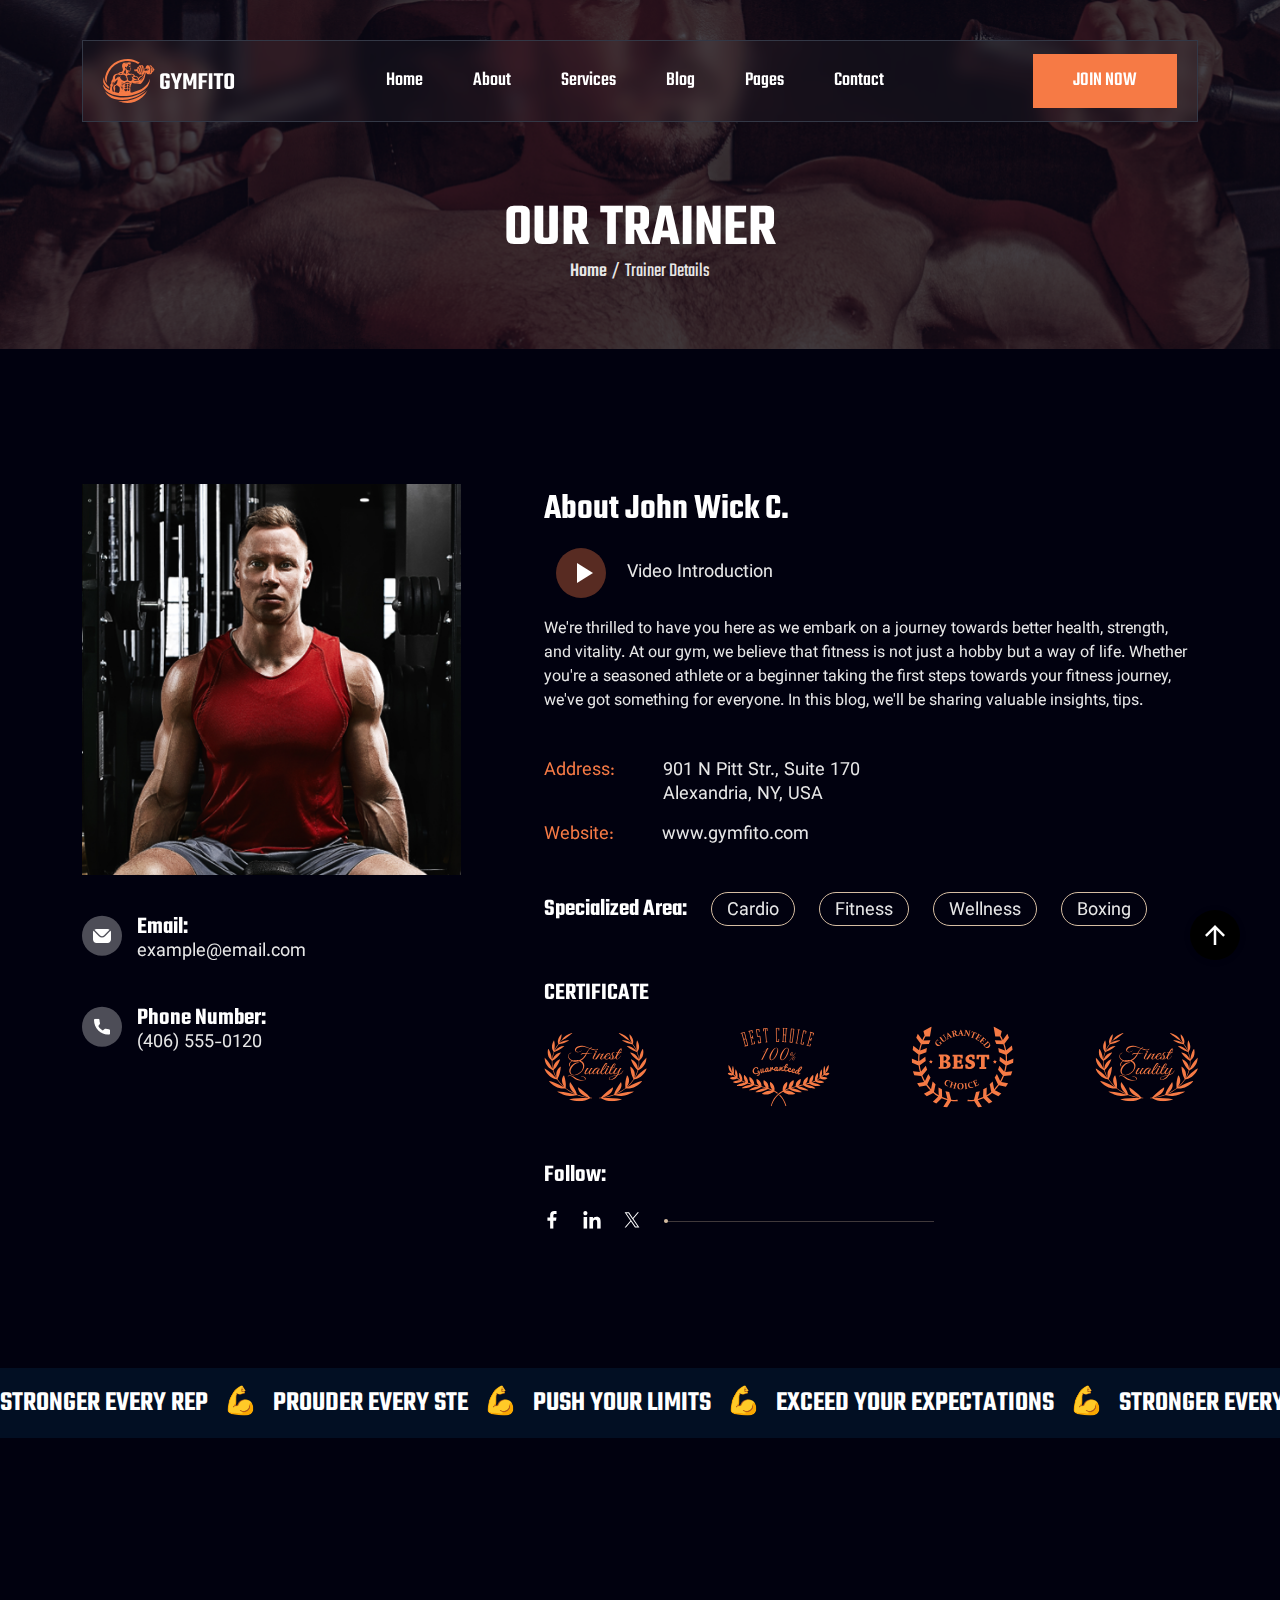
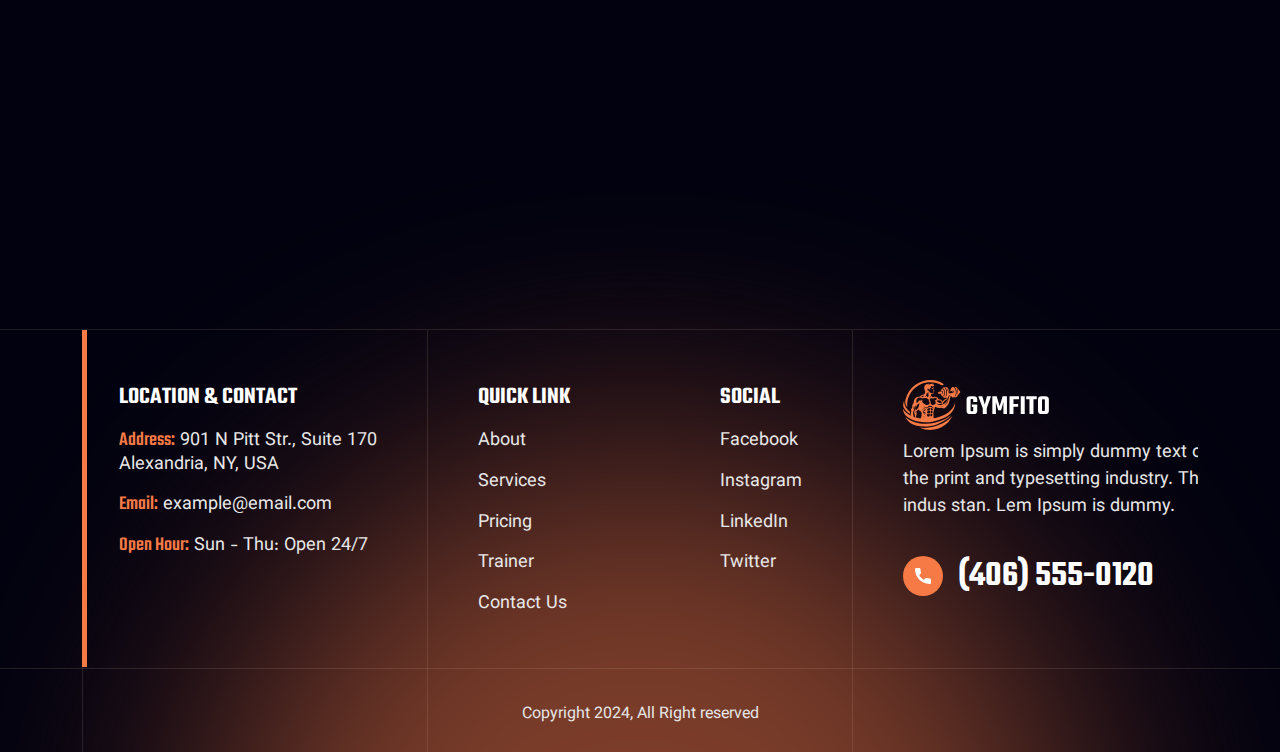
<file: trainer-details.html>
<!DOCTYPE html>
<html class="no-js" lang="en">

<head>
    <!-- Meta Tags -->
    <meta charset="utf-8" />
    <meta http-equiv="x-ua-compatible" content="ie=edge" />
    <meta name="viewport" content="width=device-width, initial-scale=1" />
    <meta name="author" content="Thememarch" />
    <!-- Favicon Icon -->
    <link rel="icon" href="assets/img/favicon.svg" />
    <!-- Site Title -->
    <title>Gymfito - Fitness & Gym </title>
    <link rel="stylesheet" href="assets/css/plugins/bootstrap.min.css" />
    <link rel="stylesheet" href="assets/css/plugins/aos.css" />
    <link rel="stylesheet" href="assets/css/plugins/lightgallery.min.css" />
    <link rel="stylesheet" href="assets/css/plugins/swiper.min.css" />
    <link rel="stylesheet" href="assets/css/style.css" />
</head>

<body>


    <!-- Start Header Section -->
    <header class="ak-site_header ak-style1 ak-sticky_header">
        <div class="ak-main_header">
            <div class="container">
                <div class="ak-main_header_in">
                    <div class="ak-main-header-left">
                        <a class="ak-site_branding" href="index.html">
                            <img src="assets/img/logo.svg" alt="..." />
                        </a>
                    </div>
                    <div class="ak-main-header-center">
                        <div class="ak-nav ak-medium">
                            <ul class="ak-nav_list">
                                <li>
                                    <a href="index.html">Home</a>
                                </li>
                                <li>
                                    <a href="about.html">About</a>
                                </li>
                                <li class="menu-item-has-children">
                                    <a href="services.html">Services</a>
                                    <ul>
                                        <li>
                                            <a href="services.html">Services</a>
                                        </li>

                                        <li>
                                            <a href="services-details.html">Services Details</a>
                                        </li>
                                    </ul>
                                </li>
                                <li class="menu-item-has-children">
                                    <a href="blog.html">Blog</a>
                                    <ul>
                                        <li>
                                            <a href="blog.html">Blog</a>
                                        </li>
                                        <li>
                                            <a href="blog-details.html">Blog Details</a>
                                        </li>
                                    </ul>
                                </li>
                                <li class="menu-item-has-children">
                                    <a href="#" class="nav-pages-item">Pages</a>
                                    <ul>
                                        <li>
                                            <a href="classes.html">Classes</a>
                                        </li>
                                        <li>
                                            <a href="classes-details.html">Classes Details</a>
                                        </li>
                                        <li>
                                            <a href="trainer.html">Trainer </a>
                                        </li>
                                        <li>
                                            <a href="trainer-details.html">Trainer Details</a>
                                        </li>
                                        <li>
                                            <a href="bim-calculator.html">Bmi Calculator</a>
                                        </li>
                                        <li>
                                            <a href="schedule.html">Schedule</a>
                                        </li>
                                        <li>
                                            <a href="pricing.html">Pricing</a>
                                        </li>
                                        <li>
                                            <a href="gallery.html">Gallery</a>
                                        </li>
                                    </ul>
                                </li>
                                <li>
                                    <a href="contact-us.html">Contact</a>
                                </li>
                            </ul>
                        </div>
                    </div>
                    <div class="ak-main-header-right">
                        <a href="classes.html" class="button-primary"> JOIN NOW </a>
                    </div>
                </div>
            </div>
        </div>
    </header>
    <!-- End Header Section -->

    <!-- Start common page title  -->
    <div data-src="assets/img/common-page-img.png" class="ak-bg">
        <div class="ak-height-200 ak-height-lg-100"></div>
        <div class="container">
            <div class="common-page-title">
                <h2 class="page-title">Our Trainer</h2>
                <div class="page-subtitle">
                    <a href="">Home</a>
                    <p>/</p>
                    <p>Trainer Details</p>
                </div>
            </div>
        </div>
        <div class="ak-height-65 ak-height-lg-50"></div>
    </div>
    <!-- End common page title  -->


    <!-- Start Trainer Details -->
    <div class="ak-height-135 ak-height-lg-80"></div>
    <div class="container">
        <div class="trainer-details">
            <div class="trainer-details-img" data-aos="fade-right">
                <img src="assets/img/trainer-details-img.png" alt="..." class="w-100">
                <div class="icon-details">
                    <div class="icon">
                        <svg width="40" height="41" viewBox="0 0 40 41" fill="none" xmlns="http://www.w3.org/2000/svg">
                            <circle cx="20" cy="20.7451" r="20" fill="white" fill-opacity="0.3" />
                            <path fill-rule="evenodd" clip-rule="evenodd"
                                d="M12.4556 14.8423L17.8587 20.2478C19.0372 21.424 20.9635 21.425 22.1429 20.2478L27.5461 14.8423C27.6005 14.7879 27.5925 14.6983 27.5294 14.6543C26.9783 14.27 26.3078 14.0421 25.5855 14.0421H14.4162C13.6939 14.0421 13.0234 14.27 12.4723 14.6543C12.4091 14.6983 12.4012 14.7879 12.4556 14.8423ZM11.0117 17.4465C11.0117 16.8786 11.1525 16.3419 11.4006 15.8702C11.4394 15.7965 11.5377 15.7815 11.5966 15.8405L16.9314 21.1752C18.6207 22.867 21.38 22.868 23.0704 21.1752L28.4051 15.8405C28.464 15.7815 28.5623 15.7965 28.6011 15.8702C28.8491 16.3419 28.99 16.8786 28.99 17.4465V24.5534C28.99 26.4321 27.4618 27.9579 25.5855 27.9579H14.4162C12.5399 27.9579 11.0117 26.4321 11.0117 24.5534V17.4465Z"
                                fill="white" />
                        </svg>

                    </div>
                    <div class="icon-info">
                        <h5 class="title">Email: </h5>
                        <p class="desp">
                            example@email.com</p>
                    </div>
                </div>
                <div class="icon-details">
                    <div class="icon">
                        <svg width="40" height="41" viewBox="0 0 40 41" fill="none" xmlns="http://www.w3.org/2000/svg">
                            <circle cx="20" cy="20.7451" r="20" fill="white" fill-opacity="0.3" />
                            <g clip-path="url(#clip0_1961_1628)">
                                <path
                                    d="M26.7162 23.2473C25.7366 23.2473 24.7748 23.0941 23.8633 22.7929C23.4167 22.6405 22.8676 22.7803 22.595 23.0602L20.796 24.4183C18.7096 23.3046 17.4245 22.0199 16.326 19.9492L17.6441 18.197C17.9865 17.855 18.1094 17.3554 17.9622 16.8867C17.6597 15.9704 17.506 15.009 17.506 14.029C17.5061 13.3211 16.9301 12.7451 16.2222 12.7451H13.2839C12.576 12.7451 12 13.3211 12 14.029C12 22.1436 18.6016 28.7451 26.7162 28.7451C27.4241 28.7451 28 28.1692 28 27.4612V24.5311C28 23.8232 27.424 23.2473 26.7162 23.2473Z"
                                    fill="white" />
                            </g>
                            <defs>
                                <clipPath id="clip0_1961_1628">
                                    <rect width="16" height="16" fill="white" transform="translate(12 12.7451)" />
                                </clipPath>
                            </defs>
                        </svg>
                    </div>
                    <div class="icon-info">
                        <h5 class="title">Phone Number: </h5>
                        <p class="desp">
                            (406) 555-0120</p>
                    </div>
                </div>

            </div>
            <div class="trainer-content" data-aos="fade-left">
                <h3 class="trainer-content-title">
                    About John Wick C.
                </h3>
                <div class="d-flex gap-2 align-items-center mb-2">
                    <a href="https://www.youtube.com/watch?v=xCXQBn2JUbc"
                        class="ak-video-block ak-style1 ak-video-open type_2">
                        <span class="ak-heartbeat-btn">
                            <span></span>
                        </span>
                    </a>
                    <p class="ak-secondary-font ak-font-18">Video Introduction</p>
                </div>
                <p>We're thrilled to have you here as we embark on a journey towards better health, strength, and
                    vitality. At our gym, we believe that fitness is not just a hobby but a way of life. Whether you're
                    a seasoned athlete or a beginner taking the first steps towards your fitness journey, we've got
                    something for everyone. In this blog, we'll be sharing valuable insights, tips.</p>
                <div class="ak-height-45 ak-height-lg-30"></div>
                <div class="d-flex gap-5 ak-font-18">
                    <p class="ak-primary-color">Address: </p>
                    <p> 901 N Pitt Str., Suite 170 <br>
                        Alexandria, NY, USA</p>
                </div>
                <div class="d-flex gap-5 ak-font-18 mt-3">
                    <p class="ak-primary-color"> Website: </p>
                    <p> www.gymfito.com</p>
                </div>
                <div class="ak-height-45 ak-height-lg-30"></div>
                <div class="d-flex gap-4 flex-wrap">
                    <h5>Specialized Area:</h5>
                    <a href="" class="specialized-Area-btn">Cardio</a>
                    <a href="" class="specialized-Area-btn">Fitness</a>
                    <a href="" class="specialized-Area-btn">Wellness</a>
                    <a href="" class="specialized-Area-btn">Boxing</a>
                </div>
                <div class="ak-height-50 ak-height-lg-30"></div>
                <div class="all-certificate flex-wrap">
                    <h5>CERTIFICATE</h5>
                    <div class="all-badge mt-3">
                        <img src="assets/img/certificate_1.svg" alt="...">
                        <img src="assets/img/certificate_2.svg" alt="...">
                        <img src="assets/img/certificate_3.svg" alt="...">
                        <img src="assets/img/certificate_4.svg" alt="...">
                    </div>
                </div>
                <div class="ak-height-50 ak-height-lg-30"></div>
                <div class="social-follow">
                    <h5 class="mb-3">Follow:</h5>
                    <div class="d-flex gap-4 align-items-center">
                        <a href="https://www.facebook.com/">
                            <svg width="16" height="17" viewBox="0 0 16 17" fill="none"
                                xmlns="http://www.w3.org/2000/svg">
                                <g clip-path="url(#clip0_365_2385)">
                                    <path
                                        d="M9.2381 16.9756L9.2381 9.67777L11.6867 9.67777L12.0541 6.83284H9.2381V5.01676C9.2381 4.19335 9.46582 3.6322 10.6479 3.6322L12.1532 3.63158V1.08697C11.8929 1.05314 10.9993 0.975586 9.95931 0.975586C7.78764 0.975586 6.30087 2.30116 6.30087 4.735L6.30087 6.83284H3.84485L3.84485 9.67777H6.30087L6.30087 16.9756H9.2381Z"
                                        fill="white" />
                                </g>
                                <defs>
                                    <clipPath id="clip0_365_2385">
                                        <rect width="16" height="16" fill="white"
                                            transform="translate(-0.000976562 0.975586)" />
                                    </clipPath>
                                </defs>
                            </svg>

                        </a>
                        <a href="https://www.linkedin.com/">
                            <svg width="16" height="17" viewBox="0 0 16 17" fill="none"
                                xmlns="http://www.w3.org/2000/svg">
                                <g clip-path="url(#clip0_365_2387)">
                                    <path
                                        d="M15.995 16.9761L15.999 16.9754L15.999 11.1074C15.999 8.23672 15.381 6.02539 12.025 6.02539C10.4117 6.02539 9.32899 6.91072 8.88699 7.75006H8.84033V6.29339L5.65833 6.29339L5.65833 16.9754H8.97166L8.97166 11.6861C8.97166 10.2934 9.23566 8.94672 10.9603 8.94672C12.6597 8.94672 12.685 10.5361 12.685 11.7754L12.685 16.9761H15.995Z"
                                        fill="white" />
                                    <path d="M0.263062 6.29395L3.5804 6.29395L3.5804 16.9759H0.263062L0.263062 6.29395Z"
                                        fill="white" />
                                    <path
                                        d="M1.92036 0.975586C0.85969 0.975586 -0.000976563 1.83625 -0.000976563 2.89692C-0.000976563 3.95759 0.85969 4.83625 1.92036 4.83625C2.98102 4.83625 3.84169 3.95759 3.84169 2.89692C3.84102 1.83625 2.98036 0.975586 1.92036 0.975586Z"
                                        fill="white" />
                                </g>
                                <defs>
                                    <clipPath id="clip0_365_2387">
                                        <rect width="16" height="16" fill="white"
                                            transform="translate(-0.000976562 0.975586)" />
                                    </clipPath>
                                </defs>
                            </svg>

                        </a>
                        <a href="https://x.com/">
                            <svg width="16" height="17" viewBox="0 0 16 17" fill="none"
                                xmlns="http://www.w3.org/2000/svg">
                                <path
                                    d="M9.2757 7.92516L14.2721 2.11719H13.0882L8.74973 7.16017L5.28465 2.11719H1.28809L6.52797 9.74307L1.28809 15.8336H2.47215L7.05364 10.5081L10.713 15.8336H14.7096L9.27541 7.92516H9.2757ZM7.65396 9.81025L7.12305 9.05089L2.89879 3.00853H4.71745L8.12647 7.88491L8.65738 8.64427L13.0887 14.9828H11.2701L7.65396 9.81054V9.81025Z"
                                    fill="white" />
                            </svg>

                        </a>

                        <div class="line-dot">
                            <div class="dot"></div>
                        </div>
                    </div>
                </div>

            </div>
        </div>


    </div>

    <!-- End Trainer Details -->

    <!--Start Sliding Text  -->
    <div class="ak-height-135 ak-height-lg-80"></div>
    <section class="sliding-text type2">
        <div class="moving-section-wrap type2 color2 ak-normal text-uppercase">
            <div class="moving-section-in">
                <div class="moving-section">
                    <h4 class="moving-text type2">
                        <span> Stronger every rep </span>
                        <span>💪</span>
                        <span> prouder every ste</span>
                        <span>💪</span>
                        <span>Push your limits</span>
                        <span>💪</span>
                        <span>Exceed your expectations</span>
                        <span>💪</span>
                        <span>Stronger every rep</span>
                        <span>💪</span>
                        <span> prouder every step</span>
                        <span>💪</span>
                        <span>Exceed your expectations</span>
                        <span>💪</span>
                        <span>Stronger every rep</span>
                        <span>💪</span>
                        <span> prouder every step</span>
                        <span>💪</span>

                    </h4>
                </div>
                <div class="moving-section">
                    <h4 class="moving-text type2">
                        <span> Stronger every rep </span>
                        <span>💪</span>
                        <span> prouder every ste</span>
                        <span>💪</span>
                        <span>Push your limits</span>
                        <span>💪</span>
                        <span>Exceed your expectations</span>
                        <span>💪</span>
                        <span>Stronger every rep</span>
                        <span>💪</span>
                        <span> prouder every step</span>
                        <span>💪</span>
                        <span>Exceed your expectations</span>
                        <span>💪</span>
                        <span>Stronger every rep</span>
                        <span>💪</span>
                        <span> prouder every step</span>
                    </h4>
                </div>
            </div>
        </div>
    </section>
    <!--End Sliding Text  -->


    <!-- Start CTA -->
    <div class="ak-height-135 ak-height-lg-80"></div>
    <div class="container">
        <div class="d-flex justify-content-center">
            <div class="cta-content style2">
                <h1 class="cta-title" data-aos="fade-left">
                    Contact With OUR
                </h1>
                <div class="cta-info" data-aos="fade-right">
                    <h1 class="stroke-text style2 cta-stroke-title" data-text="TRainer!">
                        TRainer
                    </h1>
                    <div><img src="assets/img/cta-img.png" alt="..." class="cta-img"></div>

                    <a href="contact-us.html" class="cta-btn">
                        <span> CONTACT US
                            <svg xmlns="http://www.w3.org/2000/svg" width="22" height="17" viewBox="0 0 22 17"
                                fill="none">
                                <path
                                    d="M20.189 9.20711C20.5796 8.81658 20.5796 8.18342 20.189 7.79289L13.8251 1.42893C13.4346 1.03841 12.8014 1.03841 12.4109 1.42893C12.0203 1.81946 12.0203 2.45262 12.4109 2.84315L18.0677 8.5L12.4109 14.1569C12.0203 14.5474 12.0203 15.1805 12.4109 15.5711C12.8014 15.9616 13.4346 15.9616 13.8251 15.5711L20.189 9.20711ZM1.00586 9.5H19.4819V7.5H1.00586V9.5Z"
                                    fill="#01010F" />
                            </svg>
                        </span>
                    </a>
                </div>
            </div>
        </div>

    </div>
    <!-- End CTA -->

    <!-- Start Footer -->
    <div class="ak-height-135 ak-height-lg-80"></div>
    <footer class="footer">
        <img src="assets/img/footer_bg_light.svg" class="footer_bg_light" alt="...">
        <div class="border-footer-1"></div>
        <div class="container">
            <div class="footer style-1">
                <div class="location-contact">
                    <h5 class="title">LOCATION & CONTACT</h5>
                    <p class="address"><span>Address:</span> 901 N Pitt Str., Suite 170
                        <br> Alexandria, NY, USA
                    </p>
                    <a href="mailto:example@email.com" class="email"><span>Email:</span> example@email.com</a>
                    <p><span class="time">Open Hour:</span> Sun - Thu: Open 24/7</p>
                </div>

                <div class="link-social">
                    <div class="link">
                        <h5 class="title">QUICK LINK</h5>
                        <a href="about.html">About</a>
                        <a href="services.html">Services</a>
                        <a href="pricing.html">Pricing</a>
                        <a href="trainer.html">Trainer</a>
                        <a href="contact-us.html">Contact Us</a>
                    </div>
                    <div class="social">
                        <h5 class="title">SOCIAL</h5>
                        <a href="https://www.facebook.com/">Facebook</a>
                        <a href="https://www.instagram.com/">Instagram</a>
                        <a href="https://www.linkedin.com/">LinkedIn</a>
                        <a href="https://x.com/">Twitter</a>
                    </div>
                </div>

                <div class="logo-footer">
                    <div class="logo">
                        <img src="assets/img/logo.svg" alt="logo">
                    </div>
                    <p class="desp">Lorem Ipsum is simply dummy text of the print and typesetting industry. The
                        indus stan. Lem Ipsum
                        is dummy.</p>
                    <a href="tel:(406)5550120" class="phone">
                        <div class="icon">
                            <svg width="40" height="41" viewBox="0 0 40 41" fill="none"
                                xmlns="http://www.w3.org/2000/svg">
                                <circle cx="20" cy="20.0137" r="20" fill="#F67A45" />
                                <g clip-path="url(#clip0_2083_460)">
                                    <path
                                        d="M26.7162 22.5158C25.7366 22.5158 24.7748 22.3626 23.8633 22.0614C23.4167 21.9091 22.8676 22.0488 22.595 22.3288L20.796 23.6869C18.7096 22.5732 17.4245 21.2884 16.326 19.2177L17.6441 17.4655C17.9865 17.1235 18.1094 16.624 17.9622 16.1552C17.6597 15.239 17.506 14.2776 17.506 13.2976C17.5061 12.5896 16.9301 12.0137 16.2222 12.0137H13.2839C12.576 12.0137 12 12.5896 12 13.2975C12 21.4121 18.6016 28.0137 26.7162 28.0137C27.4241 28.0137 28 27.4377 28 26.7298V23.7997C28 23.0918 27.424 22.5158 26.7162 22.5158Z"
                                        fill="white" />
                                </g>
                                <defs>
                                    <clipPath id="clip0_2083_460">
                                        <rect width="16" height="16" fill="white" transform="translate(12 12.0137)" />
                                    </clipPath>
                                </defs>
                            </svg>
                        </div>
                        <h3 class="title">(406) 555-0120</h3>
                    </a>
                </div>
            </div>
        </div>
        <div class="border-footer-2"></div>
        <div class="copyright-text">
            <p>Copyright 2024, All Right reserved</p>
        </div>
    </footer>
    <!-- End Footer -->

    <span class="ak-scrollup">
        <svg width="20" height="20" viewBox="0 0 20 20" fill="none" xmlns="http://www.w3.org/2000/svg">
            <path d="M0 10L1.7625 11.7625L8.75 4.7875V20H11.25V4.7875L18.225 11.775L20 10L10 0L0 10Z"
                fill="currentColor" />
        </svg>
    </span>
    <!-- Start Video Popup -->
    <div class="ak-video-popup">
        <div class="ak-video-popup-overlay"></div>
        <div class="ak-video-popup-content">
            <div class="ak-video-popup-layer"></div>
            <div class="ak-video-popup-container">
                <div class="ak-video-popup-align">
                    <div class="embed-responsive embed-responsive-16by9">
                        <iframe class="embed-responsive-item" src="about:blank"></iframe>
                    </div>
                </div>
                <div class="ak-video-popup-close"></div>
            </div>
        </div>
    </div>
    <!-- End Video Popup -->

    <!-- Script -->
    <script src="assets/js/plugins/jquery-3.7.1.min.js"></script>
    <script src="assets/js/plugins/aos.js"></script>
    <script src="assets/js/plugins/lightgallery.min.js"></script>
    <script src="assets/js/plugins/swiper.min.js"></script>
    <script src="assets/js/main.js"></script>
</body>

</html>
</file>
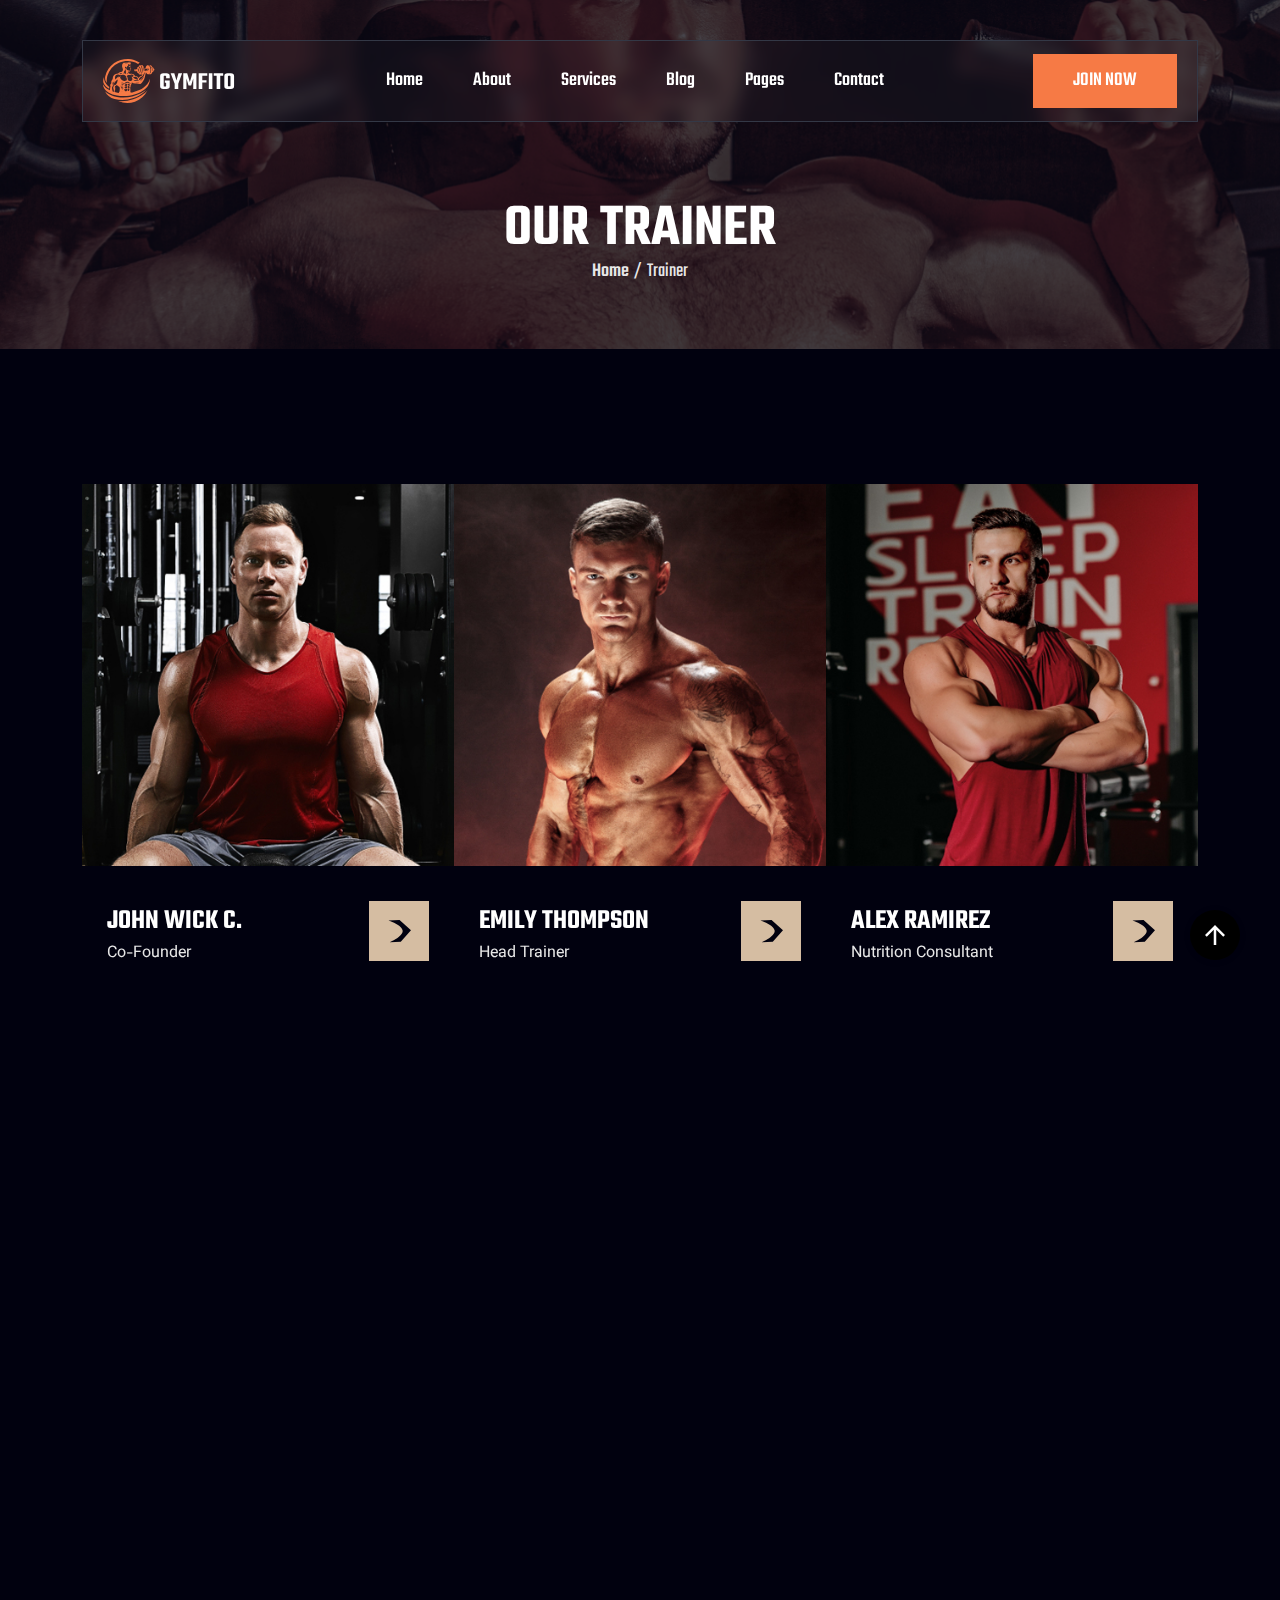
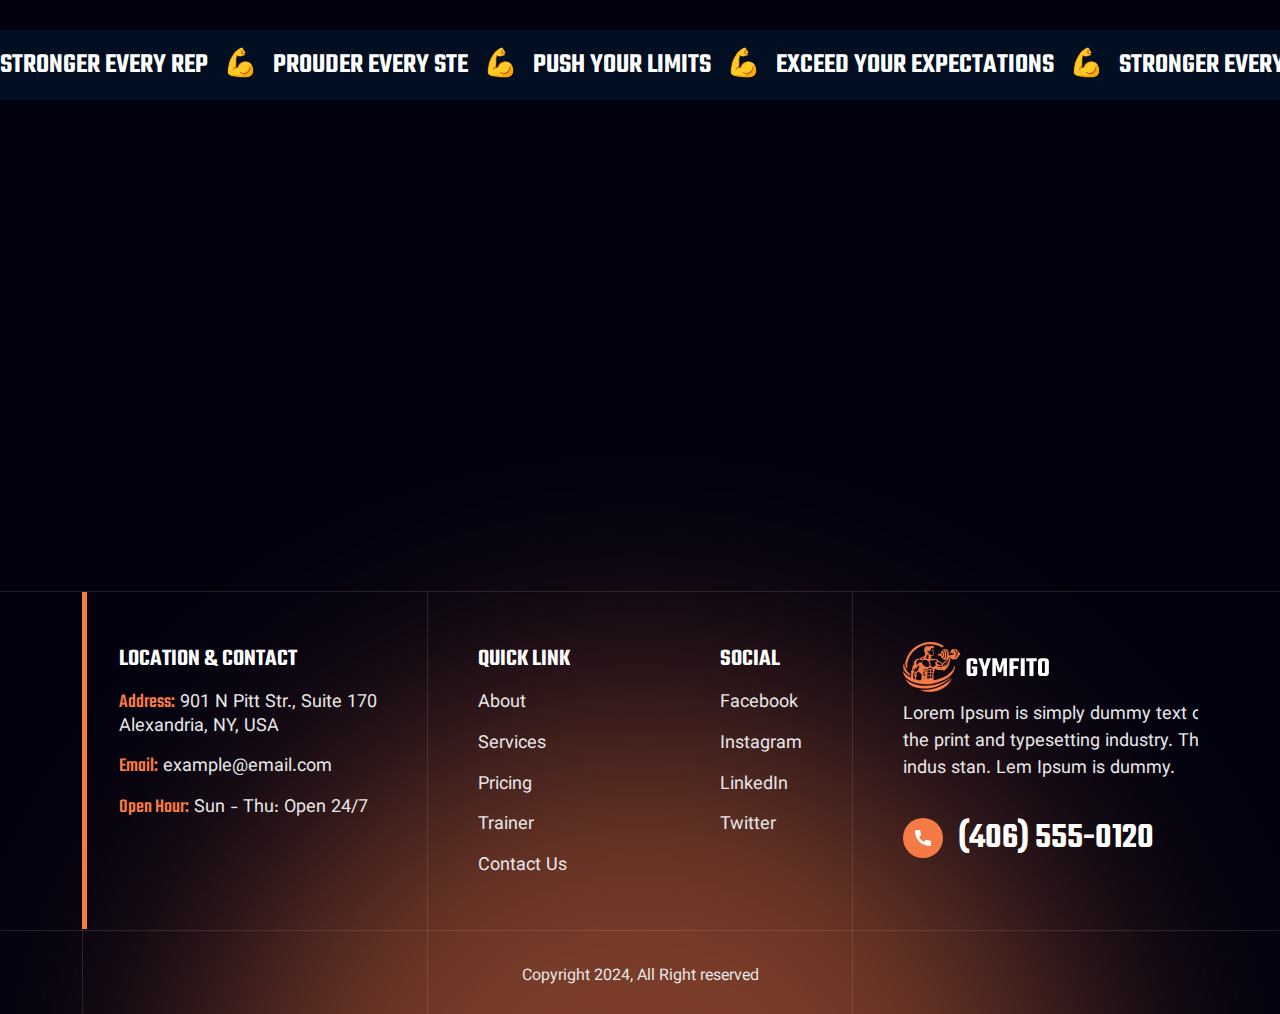
<file: trainer.html>
<!DOCTYPE html>
<html class="no-js" lang="en">

<head>
    <!-- Meta Tags -->
    <meta charset="utf-8" />
    <meta http-equiv="x-ua-compatible" content="ie=edge" />
    <meta name="viewport" content="width=device-width, initial-scale=1" />
    <meta name="author" content="Thememarch" />
    <!-- Favicon Icon -->
    <link rel="icon" href="assets/img/favicon.svg" />
    <!-- Site Title -->
    <title>Gymfito - Fitness & Gym </title>
    <link rel="stylesheet" href="assets/css/plugins/bootstrap.min.css" />
    <link rel="stylesheet" href="assets/css/plugins/aos.css" />
    <link rel="stylesheet" href="assets/css/plugins/lightgallery.min.css" />
    <link rel="stylesheet" href="assets/css/plugins/swiper.min.css" />
    <link rel="stylesheet" href="assets/css/style.css" />
</head>

<body>


    <!-- Start Header Section -->
    <header class="ak-site_header ak-style1 ak-sticky_header">
        <div class="ak-main_header">
            <div class="container">
                <div class="ak-main_header_in">
                    <div class="ak-main-header-left">
                        <a class="ak-site_branding" href="index.html">
                            <img src="assets/img/logo.svg" alt="..." />
                        </a>
                    </div>
                    <div class="ak-main-header-center">
                        <div class="ak-nav ak-medium">
                            <ul class="ak-nav_list">
                                <li>
                                    <a href="index.html">Home</a>
                                </li>
                                <li>
                                    <a href="about.html">About</a>
                                </li>
                                <li class="menu-item-has-children">
                                    <a href="services.html">Services</a>
                                    <ul>
                                        <li>
                                            <a href="services.html">Services</a>
                                        </li>

                                        <li>
                                            <a href="services-details.html">Services Details</a>
                                        </li>
                                    </ul>
                                </li>
                                <li class="menu-item-has-children">
                                    <a href="blog.html">Blog</a>
                                    <ul>
                                        <li>
                                            <a href="blog.html">Blog</a>
                                        </li>
                                        <li>
                                            <a href="blog-details.html">Blog Details</a>
                                        </li>
                                    </ul>
                                </li>
                                <li class="menu-item-has-children">
                                    <a href="#" class="nav-pages-item">Pages</a>
                                    <ul>
                                        <li>
                                            <a href="classes.html">Classes</a>
                                        </li>
                                        <li>
                                            <a href="classes-details.html">Classes Details</a>
                                        </li>
                                        <li>
                                            <a href="trainer.html">Trainer </a>
                                        </li>
                                        <li>
                                            <a href="trainer-details.html">Trainer Details</a>
                                        </li>
                                        <li>
                                            <a href="bim-calculator.html">Bmi Calculator</a>
                                        </li>
                                        <li>
                                            <a href="schedule.html">Schedule</a>
                                        </li>
                                        <li>
                                            <a href="pricing.html">Pricing</a>
                                        </li>
                                        <li>
                                            <a href="gallery.html">Gallery</a>
                                        </li>
                                    </ul>
                                </li>
                                <li>
                                    <a href="contact-us.html">Contact</a>
                                </li>
                            </ul>
                        </div>
                    </div>
                    <div class="ak-main-header-right">
                        <a href="classes.html" class="button-primary"> JOIN NOW </a>
                    </div>
                </div>
            </div>
        </div>
    </header>
    <!-- End Header Section -->

    <!-- Start common page title  -->
    <div data-src="assets/img/common-page-img.png" class="ak-bg">
        <div class="ak-height-200 ak-height-lg-100"></div>
        <div class="container">
            <div class="common-page-title">
                <h2 class="page-title">Our Trainer</h2>
                <div class="page-subtitle">
                    <a href="">Home</a>
                    <p>/</p>
                    <p>Trainer</p>
                </div>
            </div>
        </div>
        <div class="ak-height-65 ak-height-lg-50"></div>
    </div>
    <!-- End common page title  -->

    <!-- Start All Trainer -->
    <div class="ak-height-135 ak-height-lg-80"></div>
    <div class="container">
        <div class="team-content">
            <div class="team-card" data-aos="fade-up">
                <a href="trainer-details.html">
                    <div class="team-header-info">
                        <img src="assets/img/team_1.jpg" class="card-img-top" alt="...">
                    </div>
                    <div class="team-body-info">
                        <div>
                            <h4 class="team-title">John Wick C.</h4>
                            <h5 class="team-subtitle">Co-Founder</h5>
                        </div>
                        <div>
                            <span class="button-arrow-black team-btn">
                                <svg width="23" height="24" viewBox="0 0 23 24" fill="none"
                                    xmlns="http://www.w3.org/2000/svg">
                                    <path
                                        d="M11.5448 0.893382L22.9862 11.2848L12.7881 22.8103L1.58827 23.3491C1.58827 23.3491 14.997 17.8798 14.6797 11.8262C14.3625 5.77269 0.439392 1.42725 0.439392 1.42725L11.5448 0.893382Z"
                                        fill="#01010F" />
                                </svg>

                            </span>
                        </div>
                    </div>
                </a>
            </div>
            <div class="team-card" data-aos="fade-up">
                <a href="trainer-details.html">
                    <div class="team-header-info">
                        <img src="assets/img/team_2.jpg" class="card-img-top" alt="...">
                    </div>
                    <div class="team-body-info">
                        <div>
                            <h4 class="team-title">Emily Thompson</h4>
                            <h5 class="team-subtitle">Head Trainer</h5>
                        </div>
                        <div>
                            <span class="button-arrow-black team-btn">
                                <svg width="23" height="24" viewBox="0 0 23 24" fill="none"
                                    xmlns="http://www.w3.org/2000/svg">
                                    <path
                                        d="M11.5448 0.893382L22.9862 11.2848L12.7881 22.8103L1.58827 23.3491C1.58827 23.3491 14.997 17.8798 14.6797 11.8262C14.3625 5.77269 0.439392 1.42725 0.439392 1.42725L11.5448 0.893382Z"
                                        fill="#01010F" />
                                </svg>

                            </span>
                        </div>
                    </div>
                </a>
            </div>
            <div class="team-card" data-aos="fade-up">
                <a href="trainer-details.html">
                    <div class="team-header-info">
                        <img src="assets/img/team_3.jpg" class="card-img-top" alt="...">
                    </div>
                    <div class="team-body-info">
                        <div>
                            <h4 class="team-title">Alex Ramirez</h4>
                            <h5 class="team-subtitle">Nutrition Consultant</h5>
                        </div>
                        <div>
                            <span class="button-arrow-black team-btn">
                                <svg width="23" height="24" viewBox="0 0 23 24" fill="none"
                                    xmlns="http://www.w3.org/2000/svg">
                                    <path
                                        d="M11.5448 0.893382L22.9862 11.2848L12.7881 22.8103L1.58827 23.3491C1.58827 23.3491 14.997 17.8798 14.6797 11.8262C14.3625 5.77269 0.439392 1.42725 0.439392 1.42725L11.5448 0.893382Z"
                                        fill="#01010F" />
                                </svg>

                            </span>
                        </div>
                    </div>
                </a>
            </div>
            <div class="team-card mt-lg-5" data-aos="fade-up">
                <a href="trainer-details.html">
                    <div class="team-header-info">
                        <img src="assets/img/team_4.jpg" class="card-img-top" alt="...">
                    </div>
                    <div class="team-body-info">
                        <div>
                            <h4 class="team-title">David Jones</h4>
                            <h5 class="team-subtitle">Fitness Instructor</h5>
                        </div>
                        <div>
                            <span class="button-arrow-black team-btn">
                                <svg width="23" height="24" viewBox="0 0 23 24" fill="none"
                                    xmlns="http://www.w3.org/2000/svg">
                                    <path
                                        d="M11.5448 0.893382L22.9862 11.2848L12.7881 22.8103L1.58827 23.3491C1.58827 23.3491 14.997 17.8798 14.6797 11.8262C14.3625 5.77269 0.439392 1.42725 0.439392 1.42725L11.5448 0.893382Z"
                                        fill="#01010F" />
                                </svg>

                            </span>
                        </div>
                    </div>
                </a>
            </div>
            <div class="team-card mt-lg-5" data-aos="fade-up">
                <a href="trainer-details.html">
                    <div class="team-header-info">
                        <img src="assets/img/team_5.jpg" class="card-img-top" alt="...">
                    </div>
                    <div class="team-body-info">
                        <div>
                            <h4 class="team-title">Amanda Brown</h4>
                            <h5 class="team-subtitle">Exercise Specialist</h5>
                        </div>
                        <div>
                            <span class="button-arrow-black team-btn">
                                <svg width="23" height="24" viewBox="0 0 23 24" fill="none"
                                    xmlns="http://www.w3.org/2000/svg">
                                    <path
                                        d="M11.5448 0.893382L22.9862 11.2848L12.7881 22.8103L1.58827 23.3491C1.58827 23.3491 14.997 17.8798 14.6797 11.8262C14.3625 5.77269 0.439392 1.42725 0.439392 1.42725L11.5448 0.893382Z"
                                        fill="#01010F" />
                                </svg>

                            </span>
                        </div>
                    </div>
                </a>
            </div>
            <div class="team-card mt-lg-5" data-aos="fade-up">
                <a href="trainer-details.html">
                    <div class="team-header-info">
                        <img src="assets/img/team_6.jpg" class="card-img-top" alt="...">
                    </div>
                    <div class="team-body-info">
                        <div>
                            <h4 class="team-title">Daniel Lee</h4>
                            <h5 class="team-subtitle">Functional Training Expert</h5>
                        </div>
                        <div>
                            <span class="button-arrow-black team-btn">
                                <svg width="23" height="24" viewBox="0 0 23 24" fill="none"
                                    xmlns="http://www.w3.org/2000/svg">
                                    <path
                                        d="M11.5448 0.893382L22.9862 11.2848L12.7881 22.8103L1.58827 23.3491C1.58827 23.3491 14.997 17.8798 14.6797 11.8262C14.3625 5.77269 0.439392 1.42725 0.439392 1.42725L11.5448 0.893382Z"
                                        fill="#01010F" />
                                </svg>

                            </span>
                        </div>
                    </div>
                </a>
            </div>
        </div>
    </div>
    <!-- End All Classess -->

    <!--Start Sliding Text  -->
    <div class="ak-height-135 ak-height-lg-80"></div>
    <section class="sliding-text type2">
        <div class="moving-section-wrap type2 color2 ak-normal text-uppercase">
            <div class="moving-section-in">
                <div class="moving-section">
                    <h4 class="moving-text type2">
                        <span> Stronger every rep </span>
                        <span>💪</span>
                        <span> prouder every ste</span>
                        <span>💪</span>
                        <span>Push your limits</span>
                        <span>💪</span>
                        <span>Exceed your expectations</span>
                        <span>💪</span>
                        <span>Stronger every rep</span>
                        <span>💪</span>
                        <span> prouder every step</span>
                        <span>💪</span>
                        <span>Exceed your expectations</span>
                        <span>💪</span>
                        <span>Stronger every rep</span>
                        <span>💪</span>
                        <span> prouder every step</span>
                        <span>💪</span>

                    </h4>
                </div>
                <div class="moving-section">
                    <h4 class="moving-text type2">
                        <span> Stronger every rep </span>
                        <span>💪</span>
                        <span> prouder every ste</span>
                        <span>💪</span>
                        <span>Push your limits</span>
                        <span>💪</span>
                        <span>Exceed your expectations</span>
                        <span>💪</span>
                        <span>Stronger every rep</span>
                        <span>💪</span>
                        <span> prouder every step</span>
                        <span>💪</span>
                        <span>Exceed your expectations</span>
                        <span>💪</span>
                        <span>Stronger every rep</span>
                        <span>💪</span>
                        <span> prouder every step</span>
                    </h4>
                </div>
            </div>
        </div>
    </section>
    <!--End Sliding Text  -->


    <!-- Start CTA -->
    <div class="ak-height-135 ak-height-lg-80"></div>
    <div class="container">
        <div class="d-flex justify-content-center">
            <div class="cta-content style2">
                <h1 class="cta-title" data-aos="fade-left">
                    Contact With OUR
                </h1>
                <div class="cta-info" data-aos="fade-right">
                    <h1 class="stroke-text style2 cta-stroke-title" data-text="TRainer!">
                        TRainer
                    </h1>
                    <div><img src="assets/img/cta-img.png" alt="..." class="cta-img"></div>

                    <a href="contact-us.html" class="cta-btn">
                        <span> CONTACT US
                            <svg xmlns="http://www.w3.org/2000/svg" width="22" height="17" viewBox="0 0 22 17"
                                fill="none">
                                <path
                                    d="M20.189 9.20711C20.5796 8.81658 20.5796 8.18342 20.189 7.79289L13.8251 1.42893C13.4346 1.03841 12.8014 1.03841 12.4109 1.42893C12.0203 1.81946 12.0203 2.45262 12.4109 2.84315L18.0677 8.5L12.4109 14.1569C12.0203 14.5474 12.0203 15.1805 12.4109 15.5711C12.8014 15.9616 13.4346 15.9616 13.8251 15.5711L20.189 9.20711ZM1.00586 9.5H19.4819V7.5H1.00586V9.5Z"
                                    fill="#01010F" />
                            </svg>
                        </span>
                    </a>
                </div>
            </div>
        </div>

    </div>
    <!-- End CTA -->

    <!-- Start Footer -->
    <div class="ak-height-135 ak-height-lg-80"></div>
    <footer class="footer">
        <img src="assets/img/footer_bg_light.svg" class="footer_bg_light" alt="...">
        <div class="border-footer-1"></div>
        <div class="container">
            <div class="footer style-1">
                <div class="location-contact">
                    <h5 class="title">LOCATION & CONTACT</h5>
                    <p class="address"><span>Address:</span> 901 N Pitt Str., Suite 170
                        <br> Alexandria, NY, USA
                    </p>
                    <a href="mailto:example@email.com" class="email"><span>Email:</span> example@email.com</a>
                    <p><span class="time">Open Hour:</span> Sun - Thu: Open 24/7</p>
                </div>

                <div class="link-social">
                    <div class="link">
                        <h5 class="title">QUICK LINK</h5>
                        <a href="about.html">About</a>
                        <a href="services.html">Services</a>
                        <a href="pricing.html">Pricing</a>
                        <a href="trainer.html">Trainer</a>
                        <a href="contact-us.html">Contact Us</a>
                    </div>
                    <div class="social">
                        <h5 class="title">SOCIAL</h5>
                        <a href="https://www.facebook.com/">Facebook</a>
                        <a href="https://www.instagram.com/">Instagram</a>
                        <a href="https://www.linkedin.com/">LinkedIn</a>
                        <a href="https://x.com/">Twitter</a>
                    </div>
                </div>

                <div class="logo-footer">
                    <div class="logo">
                        <img src="assets/img/logo.svg" alt="logo">
                    </div>
                    <p class="desp">Lorem Ipsum is simply dummy text of the print and typesetting industry. The
                        indus stan. Lem Ipsum
                        is dummy.</p>
                    <a href="tel:(406)5550120" class="phone">
                        <div class="icon">
                            <svg width="40" height="41" viewBox="0 0 40 41" fill="none"
                                xmlns="http://www.w3.org/2000/svg">
                                <circle cx="20" cy="20.0137" r="20" fill="#F67A45" />
                                <g clip-path="url(#clip0_2083_460)">
                                    <path
                                        d="M26.7162 22.5158C25.7366 22.5158 24.7748 22.3626 23.8633 22.0614C23.4167 21.9091 22.8676 22.0488 22.595 22.3288L20.796 23.6869C18.7096 22.5732 17.4245 21.2884 16.326 19.2177L17.6441 17.4655C17.9865 17.1235 18.1094 16.624 17.9622 16.1552C17.6597 15.239 17.506 14.2776 17.506 13.2976C17.5061 12.5896 16.9301 12.0137 16.2222 12.0137H13.2839C12.576 12.0137 12 12.5896 12 13.2975C12 21.4121 18.6016 28.0137 26.7162 28.0137C27.4241 28.0137 28 27.4377 28 26.7298V23.7997C28 23.0918 27.424 22.5158 26.7162 22.5158Z"
                                        fill="white" />
                                </g>
                                <defs>
                                    <clipPath id="clip0_2083_460">
                                        <rect width="16" height="16" fill="white" transform="translate(12 12.0137)" />
                                    </clipPath>
                                </defs>
                            </svg>
                        </div>
                        <h3 class="title">(406) 555-0120</h3>
                    </a>
                </div>
            </div>
        </div>
        <div class="border-footer-2"></div>
        <div class="copyright-text">
            <p>Copyright 2024, All Right reserved</p>
        </div>
    </footer>
    <!-- End Footer -->

    <span class="ak-scrollup">
        <svg width="20" height="20" viewBox="0 0 20 20" fill="none" xmlns="http://www.w3.org/2000/svg">
            <path d="M0 10L1.7625 11.7625L8.75 4.7875V20H11.25V4.7875L18.225 11.775L20 10L10 0L0 10Z"
                fill="currentColor" />
        </svg>
    </span>
    <!-- Start Video Popup -->
    <div class="ak-video-popup">
        <div class="ak-video-popup-overlay"></div>
        <div class="ak-video-popup-content">
            <div class="ak-video-popup-layer"></div>
            <div class="ak-video-popup-container">
                <div class="ak-video-popup-align">
                    <div class="embed-responsive embed-responsive-16by9">
                        <iframe class="embed-responsive-item" src="about:blank"></iframe>
                    </div>
                </div>
                <div class="ak-video-popup-close"></div>
            </div>
        </div>
    </div>
    <!-- End Video Popup -->

    <!-- Script -->
    <script src="assets/js/plugins/jquery-3.7.1.min.js"></script>
    <script src="assets/js/plugins/aos.js"></script>
    <script src="assets/js/plugins/lightgallery.min.js"></script>
    <script src="assets/js/plugins/swiper.min.js"></script>
    <script src="assets/js/main.js"></script>
</body>

</html>
</file>
<file: assets/css/style.css>
/*--------------------------------------------------------------
1. Basic Color Variable
----------------------------------------------------------------*/
@import url("https://fonts.googleapis.com/css2?family=Teko:wght@300;400;500;600;700&family=Vazirmatn:wght@100;200;300;400;500;600;700&display=swap");
:root {
  --body-font-family: "Vazirmatn", sans-serif;
  --heading-font-family: "Teko", sans-serif;
  --body-color: #e7e7e7;
  --body-bg-color: #01010f;
  --heading-color: #ffffff;
  --primary-color: #f67a45;
  --white-color: #ffffff;
  --black-color: #000000;
  --border-color: #333846;
}

/*--------------------------------------------------------------
2. Typography
----------------------------------------------------------------*/
html,
body {
  color: var(--body-color);
  font-family: var(--body-font-family);
  background-color: var(--body-bg-color);
  font-weight: 400;
  line-height: 1.6em;
  overflow-x: hidden;
  scroll-behavior: auto;
}

h1,
h2,
h3,
h4,
h5,
h6 {
  clear: both;
  color: var(--heading-color);
  font-family: var(--heading-font-family);
  padding: 0px;
  margin: 0px;
  font-weight: 600;
  line-height: normal;
  font-style: normal;
}

h1 {
  font-size: 62px;
}

h2 {
  font-size: 60px;
}

h3 {
  font-size: 36px;
}

h4 {
  font-size: 28px;
}

h5 {
  font-size: 24px;
}

h6 {
  font-size: 20px;
}

p {
  margin: 0px;
  padding: 0px;
  font-weight: 400;
  line-height: 24px;
}

ul {
  margin: 0 0 25px 0;
  padding-left: 20px;
  list-style: square outside none;
}

ol {
  padding-left: 20px;
  margin-bottom: 25px;
}

dfn,
cite,
em,
i {
  font-style: italic;
}

blockquote {
  margin: 0 15px;
  font-style: italic;
  font-size: 20px;
  line-height: 1.6em;
  margin: 0;
}

address {
  margin: 0 0 15px;
}

img {
  border: 0;
  max-width: 100%;
  height: auto;
}

a {
  color: inherit;
  text-decoration: none;
  transition: all 0.3s ease;
}

button {
  color: inherit;
  transition: all 0.3s ease;
}

a:hover {
  text-decoration: none;
  color: #f67a45;
  transition: all 0.3s ease;
}

table {
  width: 100%;
  margin-bottom: 25px;
}
table th {
  font-weight: 600;
  color: var(--body-color);
}
table td,
table th {
  border-top: 1px solid #ffffff;
  padding: 11px 10px;
}

dl {
  margin-bottom: 25px;
}
dl dt {
  font-weight: 600;
}

b,
strong {
  font-weight: bold;
}

pre {
  color: var(--body-color);
  border: 1px solid #ffffff;
  font-size: 18px;
  padding: 25px;
  border-radius: 5px;
}

kbd {
  font-size: 100%;
  background-color: var(--body-color);
  border-radius: 5px;
}

/*--------------------------------------------------------------
  3. Preloader
----------------------------------------------------------------*/
/*--------------------------------------------------------------
  4. Spacing
----------------------------------------------------------------*/
@media screen and (min-width: 992px) {
  .ak-height-0 {
    height: 0px;
  }
  .ak-height-5 {
    height: 5px;
  }
  .ak-height-10 {
    height: 10px;
  }
  .ak-height-15 {
    height: 15px;
  }
  .ak-height-20 {
    height: 20px;
  }
  .ak-height-25 {
    height: 25px;
  }
  .ak-height-30 {
    height: 30px;
  }
  .ak-height-35 {
    height: 35px;
  }
  .ak-height-40 {
    height: 40px;
  }
  .ak-height-45 {
    height: 45px;
  }
  .ak-height-50 {
    height: 50px;
  }
  .ak-height-55 {
    height: 55px;
  }
  .ak-height-60 {
    height: 60px;
  }
  .ak-height-65 {
    height: 65px;
  }
  .ak-height-70 {
    height: 70px;
  }
  .ak-height-75 {
    height: 75px;
  }
  .ak-height-80 {
    height: 80px;
  }
  .ak-height-85 {
    height: 85px;
  }
  .ak-height-90 {
    height: 90px;
  }
  .ak-height-95 {
    height: 95px;
  }
  .ak-height-100 {
    height: 100px;
  }
  .ak-height-105 {
    height: 105px;
  }
  .ak-height-110 {
    height: 110px;
  }
  .ak-height-115 {
    height: 115px;
  }
  .ak-height-120 {
    height: 120px;
  }
  .ak-height-125 {
    height: 125px;
  }
  .ak-height-130 {
    height: 130px;
  }
  .ak-height-135 {
    height: 135px;
  }
  .ak-height-140 {
    height: 140px;
  }
  .ak-height-145 {
    height: 145px;
  }
  .ak-height-150 {
    height: 150px;
  }
  .ak-height-155 {
    height: 155px;
  }
  .ak-height-160 {
    height: 160px;
  }
  .ak-height-165 {
    height: 165px;
  }
  .ak-height-170 {
    height: 170px;
  }
  .ak-height-175 {
    height: 175px;
  }
  .ak-height-180 {
    height: 180px;
  }
  .ak-height-185 {
    height: 185px;
  }
  .ak-height-190 {
    height: 190px;
  }
  .ak-height-195 {
    height: 195px;
  }
  .ak-height-200 {
    height: 200px;
  }
  .ak-height-205 {
    height: 205px;
  }
  .ak-height-210 {
    height: 210px;
  }
  .ak-height-219 {
    height: 219px;
  }
}
@media screen and (max-width: 991px) {
  .ak-height-lg-0 {
    height: 0px;
  }
  .ak-height-lg-5 {
    height: 5px;
  }
  .ak-height-lg-10 {
    height: 10px;
  }
  .ak-height-lg-15 {
    height: 15px;
  }
  .ak-height-lg-20 {
    height: 20px;
  }
  .ak-height-lg-25 {
    height: 25px;
  }
  .ak-height-lg-30 {
    height: 30px;
  }
  .ak-height-lg-35 {
    height: 35px;
  }
  .ak-height-lg-40 {
    height: 40px;
  }
  .ak-height-lg-45 {
    height: 45px;
  }
  .ak-height-lg-50 {
    height: 50px;
  }
  .ak-height-lg-55 {
    height: 55px;
  }
  .ak-height-lg-60 {
    height: 60px;
  }
  .ak-height-lg-65 {
    height: 65px;
  }
  .ak-height-lg-70 {
    height: 70px;
  }
  .ak-height-lg-75 {
    height: 75px;
  }
  .ak-height-lg-80 {
    height: 80px;
  }
  .ak-height-lg-85 {
    height: 85px;
  }
  .ak-height-lg-90 {
    height: 90px;
  }
  .ak-height-lg-95 {
    height: 95px;
  }
  .ak-height-lg-100 {
    height: 100px;
  }
  .ak-height-lg-105 {
    height: 105px;
  }
  .ak-height-lg-110 {
    height: 110px;
  }
  .ak-height-lg-115 {
    height: 115px;
  }
  .ak-height-lg-120 {
    height: 120px;
  }
  .ak-height-lg-125 {
    height: 125px;
  }
  .ak-height-lg-130 {
    height: 130px;
  }
  .ak-height-lg-135 {
    height: 135px;
  }
  .ak-height-lg-140 {
    height: 140px;
  }
  .ak-height-lg-145 {
    height: 145px;
  }
  .ak-height-lg-150 {
    height: 150px;
  }
  .ak-height-lg-155 {
    height: 155px;
  }
  .ak-height-lg-160 {
    height: 160px;
  }
  .ak-height-lg-165 {
    height: 165px;
  }
  .ak-height-lg-170 {
    height: 170px;
  }
  .ak-height-lg-175 {
    height: 175px;
  }
  .ak-height-lg-180 {
    height: 180px;
  }
  .ak-height-lg-185 {
    height: 185px;
  }
  .ak-height-lg-190 {
    height: 190px;
  }
  .ak-height-lg-195 {
    height: 195px;
  }
  .ak-height-lg-200 {
    height: 200px;
  }
  .ak-height-lg-205 {
    height: 205px;
  }
  .ak-height-lg-210 {
    height: 210px;
  }
  .ak-height-lg-219 {
    height: 219px;
  }
}
/*--------------------------------------------------------------
  5. General
----------------------------------------------------------------*/
.ak-light {
  font-weight: 300;
}

.ak-normal {
  font-weight: 400;
}

.ak-medium {
  font-weight: 500;
}

.ak-semi-bold {
  font-weight: 600;
}

.ak-bold {
  font-weight: 700;
}

.ak-extra-bold {
  font-weight: 800;
}

.ak-black {
  font-weight: 900;
}

.ak-radius-3 {
  border-radius: 3px;
}

.ak-radius-5 {
  border-radius: 5px;
}

.ak-radius-7 {
  border-radius: 7px;
}

.ak-radius-10 {
  border-radius: 10px;
}

.ak-radius-15 {
  border-radius: 15px;
}

.ak-line-height-1 {
  line-height: 1.2em;
}

.ak-line-height-2 {
  line-height: 1.25em;
}

.ak-line-height-3 {
  line-height: 1.3em;
}

.ak-line-height-4 {
  line-height: 1.4em;
}

.ak-line-height-5 {
  line-height: 1.5em;
}

.ak-line-height-6 {
  line-height: 1.6em;
}

.ak-line-height-7 {
  line-height: 1.7em;
}

.ak-line-height-39 {
  line-height: 39px;
}

.ak-line-height-54 {
  line-height: 54px;
}

.ak-line-height-85 {
  line-height: 85px;
}

.ak-font-14 {
  font-size: 14px;
}

.ak-font-16 {
  font-size: 16px;
}

.ak-font-18 {
  font-size: 18px;
}

.ak-font-20 {
  font-size: 20px;
}

.ak-font-22 {
  font-size: 22px;
}

.ak-font-26 {
  font-size: 26px;
}

.ak-font-28 {
  font-size: 28px;
}

.ak-font-30 {
  font-size: 28px;
}

.ak-font-38 {
  font-size: 38px;
}

.ak-font-42 {
  font-size: 42px;
}

.ak-font-50 {
  font-size: 50px;
}

.ak-mp0 {
  list-style: none;
  margin: 0;
  padding: 0;
}

.ak-m0 {
  margin: 0;
}

.ak-bg {
  background-size: cover;
  background-repeat: no-repeat;
  background-position: center;
}

.background-repeat {
  background-repeat: no-repeat;
}

.object-cover {
  -o-object-fit: cover;
     object-fit: cover;
}

.ak-vertical-middle {
  display: flex;
  align-items: center;
  min-height: 100%;
}

.ak-vertical-middle-in {
  flex: none;
  width: 100%;
}

.ak-center {
  display: flex;
  align-items: center;
  justify-content: center;
}

.ak-primary-font {
  font-family: var(--heading-font-family);
}

.ak-secondary-font {
  font-family: var(--body-font-family);
}

.ak-white-color,
.ak-white-color-hover:hover {
  color: #ffffff;
}

.ak-primary-color,
.ak-primary-color-hover:hover {
  color: #f67a45;
}

.ak-white-color,
.ak-white-color-hover:hover {
  color: #ffffff;
}

.ak-white-bg {
  background-color: #ffffff;
}

.ak-gray-bg-20 {
  background: rgba(217, 217, 217, 0.2);
}

.ak-white-bg-1,
.ak-white-bg-1-hover:hover {
  background-color: rgba(255, 255, 255, 0.25);
}

.ak-white-bg,
.ak-white-bg-hover:hover {
  background-color: #ffffff;
}

.ak-primary-bg,
.ak-primary-bg-hover:hover {
  background-color: rgba(246, 122, 69, 0.7);
}

.ak-gradient-bg-1 {
  background: linear-gradient(267.18deg, #161616 0%, #080808 100%);
}

@media screen and (max-width: 991px) {
  .ak-left-space-30 {
    padding-left: 0px;
  }
  .ak-font-14-sm {
    font-size: 14px;
  }
  .ak-font-16-sm {
    font-size: 16px;
  }
  .ak-font-18-sm {
    font-size: 18px;
  }
  .ak-font-20-sm {
    font-size: 20px;
  }
  .ak-font-22-sm {
    font-size: 22px;
  }
  .ak-font-24-sm {
    font-size: 24px;
  }
  .ak-font-26-sm {
    font-size: 26px;
  }
  .ak-font-28-sm {
    font-size: 28px;
  }
  .ak-font-42-sm {
    font-size: 42px;
  }
  .ak-font-36-sm {
    font-size: 36px;
  }
  .ak-btn-group > *:not(:last-child) {
    margin-right: 10px;
  }
  .flex-column-reverse-lg {
    flex-direction: column-reverse;
  }
  .ak-seciton-heading.ak-style1 .ak-section-title::before {
    top: 1px;
  }
}
.stroke-text {
  font-family: Teko, sans-serif;
  text-shadow: -1px -1px 0 #f67a45, 0px -1px 0 #f67a45, 1px -1px 0 #f67a45, 1px 0px 0 #f67a45, 1px 1px 0 #f67a45, 0px 1px 0 #f67a45, -1px 1px 0 #f67a45, -1px 0 0 #f67a45;
  color: #01010f;
  font-size: 62px;
  font-weight: 600;
  line-height: 100%;
  position: relative;
  cursor: pointer;
  display: inline-block;
  text-transform: uppercase;
  z-index: 13;
}
.stroke-text.font-size-160 {
  font-size: 160px;
}
.stroke-text.font-size-225 {
  font-size: 225px;
  line-height: 100%;
}
.stroke-text.style2 {
  text-shadow: -1px -1px 0 #d5bda2, 0px -1px 0 #d5bda2, 1px -1px 0 #d5bda2, 1px 0px 0 #d5bda2, 1px 1px 0 #d5bda2, 0px 1px 0 #d5bda2, -1px 1px 0 #d5bda2, -1px 0 0 #d5bda2;
  color: #0c0611;
}

.stroke-text::before {
  position: absolute;
  content: attr(data-text);
  top: 0;
  left: 0px;
  color: #f67a45;
  width: 0;
  overflow: hidden;
  transition: all 0.5s ease-in-out;
}
.stroke-text.style2::before {
  color: #d5bda2;
}

.stroke-text:hover::before {
  width: 100%;
}

.ak-fixed-bg {
  background-attachment: fixed;
}

.section-heading.style-1 {
  position: relative;
}
.section-heading.style-1 .section-subtitle {
  font-family: Teko;
  font-size: 20px;
  font-style: normal;
  font-weight: 500;
  line-height: 20px;
  margin-bottom: 8px;
  color: #f67a45;
}
.section-heading.style-1 .section-title {
  font-size: 60px;
  font-style: normal;
  font-weight: 600;
  line-height: 60px;
  text-transform: uppercase;
}
.section-heading.style-1 .section-short-desp {
  max-width: 595px;
  margin-bottom: 12px;
  font-size: 16px;
  font-style: normal;
  font-weight: 400;
  line-height: 24px;
}
.section-heading.style-1.type-1 {
  text-align: center;
}
.section-heading.style-1.color-1 .section-title,
.section-heading.style-1.color-1 .section-subtitle {
  color: var(--black-color);
}

@keyframes shimmer {
  0% {
    background-position: top left;
  }
  100% {
    background-position: top right;
  }
}
.ak-hover-layer,
.ak-hover-layer1,
.ak-hover-layer3 {
  position: relative;
  transition: all 0.5s cubic-bezier(0.215, 0.61, 0.355, 1);
  transform: perspective(600px) translate3d(0, 0, 0);
}

.ak-tab {
  display: none;
}
.ak-tab.active {
  display: block;
}

.ak-tab-links.ak-style1 {
  display: inline-flex;
  padding: 5px;
  background-color: #000;
  border-radius: 10px;
}
.ak-tab-links.ak-style1 a {
  padding: 7px 20px;
  font-weight: 500;
  color: #fff;
  display: inline-flex;
}
.ak-tab-links.ak-style1 li.active a {
  background-color: #ffffff;
  border-radius: 10px;
}

.ak-google-map {
  height: 500px;
  position: relative;
}
.ak-google-map .map {
  position: absolute;
  display: inline-block;
  width: 100%;
  height: 100%;
  border: none;
  z-index: 111;
  filter: grayscale(100%) invert(90%) contrast(120%);
}
.ak-google-map.ak-type1 {
  height: 100%;
  min-height: 300px;
  width: 50vw;
}

.ak-rotate-img {
  transform: rotate(45deg);
  overflow: hidden;
  border-radius: 7px;
}

.ak-rotate-img-in {
  transform: rotate(-45deg) scale(1.4);
}

.ak-half-screen {
  width: 56vw;
}

.ak-scrollup {
  position: fixed;
  bottom: -60px;
  right: 40px;
  color: #fff;
  padding: 5px;
  height: 50px;
  width: 50px;
  display: flex;
  justify-content: center;
  align-items: center;
  cursor: pointer;
  transition: all 0.4s ease;
  z-index: 11111111111;
  background-color: #000000;
  box-shadow: 0px 1px 5px 1px rgba(1, 1, 15, 0.2);
  border-radius: 50%;
}
.ak-scrollup:hover {
  background-color: #ffffff;
  color: #01010f;
}

.ak-scrollup.ak-scrollup-show {
  bottom: 50px;
}

.swiper-slide {
  backface-visibility: hidden;
  -webkit-backface-visibility: hidden;
  overflow: hidden;
}
.swiper-slide .ak-entity-img {
  display: none;
}

.ak-border-width {
  width: 100%;
  height: 1px;
  background-color: var(--white-color);
}

.ak-border-height {
  width: 1px;
  height: 100%;
  background-color: var(--white-color);
}

.primary-color-border {
  width: 2px;
  height: 35px;
  display: block;
  margin-left: 20px;
  margin-right: 10px;
  background: var(--primary-color);
}

.primary-color-border-vertical {
  width: 2px;
  height: 100%;
  display: inline-block;
  background: var(--primary-color);
}

.primary-color-border-horizontal {
  width: 100%;
  height: 1px;
  display: inline-block;
  background: var(--primary-color);
}

.btn-animation {
  transform-style: preserve-3d;
  transition: font-size 0.5s, background-color 0.3s, transform 0.3s, color 0.3s;
  transform: translate3d(0, 0px, 0px);
}
.btn-animation:hover {
  font-size: 17px !important;
  color: rgba(255, 255, 255, 0.9) !important;
  background-color: rgba(246, 122, 69, 0.7) !important;
  transform: translate3d(0, -8px, 0.01px);
}

.select-input-customize {
  border-radius: 0;
  background-color: transparent;
  color: #ffffff;
  border: 1px solid #333846;
}
.select-input-customize:focus {
  border-color: #f67a45 !important;
  box-shadow: 0 0 0 0.25rem rgba(253, 13, 13, 0.19);
}
.select-input-customize option {
  background-color: #353f4f;
  color: #ffffff !important;
}
.select-input-customize option:visited {
  background-color: #f67a45 !important;
  color: #f67a45 !important;
}

.container-customize {
  max-width: 870px;
}

.social-icon {
  display: flex;
  gap: 15px;
}
.social-icon a {
  transition: all 0.5s ease-in-out;
}
.social-icon a:hover {
  transform: scale(1.2);
  transition-timing-function: cubic-bezier(0.47, 2.02, 0.31, -0.36);
}
.social-icon path {
  transition: fill 0.3s ease-in-out;
}
.social-icon :hover path {
  fill: #f67a45;
}

/* end ak-animison cricle */
.heartbeat-icon {
  width: 60px;
  height: 60px;
  position: relative;
}

.ak-heartbeat-btn {
  position: absolute;
  z-index: 10;
  cursor: pointer;
  top: 50%;
  left: 50%;
  transform: translateX(-50%) translateY(-50%);
  display: block;
  width: 50px;
  height: 50px;
  border-radius: 50%;
  padding: 18px 20px 18px 28px;
  display: flex;
  align-items: center;
  justify-content: center;
}

.ak-heartbeat-btn:before,
.ak-heartbeat-btn:after {
  content: "";
  position: absolute;
  left: 50%;
  top: 50%;
  transform: translateX(-50%) translateY(-50%);
  display: block;
  width: 100%;
  height: 100%;
  border-radius: 50%;
  background-color: rgba(246, 122, 69, 0.2);
}

.ak-heartbeat-btn:before {
  z-index: 0;
  animation: pulse-border 1500ms ease-out infinite;
}

.ak-heartbeat-btn.no-animation:before {
  z-index: 0;
  animation: none;
}

.ak-heartbeat-btn:after {
  z-index: 1;
  transition: all 200ms;
}

.ak-heartbeat-btn img {
  position: absolute;
  z-index: 3;
  left: 50%;
  top: 50%;
  transform: translate(-50%, -50%);
  width: 20px;
  height: 20px;
}

.ak-heartbeat-btn span {
  display: block;
  position: relative;
  z-index: 3;
  width: 0;
  height: 0;
  border-left: 16px solid currentColor;
  border-top: 10px solid transparent;
  border-bottom: 10px solid transparent;
  color: #ffffff;
}

.ak-heartbeat-btna:hover {
  color: #01010f;
}

@keyframes pulse-border {
  0% {
    transform: translateX(-50%) translateY(-50%) translateZ(0) scale(1);
    opacity: 1;
  }
  100% {
    transform: translateX(-50%) translateY(-50%) translateZ(0) scale(1.5);
    opacity: 0;
  }
}
.image-hover-animation {
  position: relative;
  overflow: hidden;
  height: inherit;
  width: inherit;
}

.image-hover-animation::before {
  position: absolute;
  top: 0;
  left: -85%;
  z-index: 122;
  display: block;
  content: "";
  width: 50%;
  height: 100%;
  background: linear-gradient(to right, rgba(255, 255, 255, 0) 0%, rgba(255, 255, 255, 0.164) 100%);
  transform: skewX(-25deg);
}

.image-hover-animation:hover::before {
  animation: shine 1s;
}

.animation-2s:hover::before {
  animation: shine 1.5s !important;
}
@keyframes shine {
  100% {
    left: 125%;
  }
}
/*  */
.common-page-title {
  display: flex;
  flex-direction: column;
  justify-content: center;
  align-items: center;
  text-align: center;
}
.common-page-title .page-title {
  text-transform: uppercase;
  font-size: 60px;
  font-weight: 600;
  line-height: 100%;
}
.common-page-title .page-subtitle {
  display: flex;
  align-items: center;
  gap: 5px;
  font-size: 20px;
  font-weight: 500;
  line-height: 100%;
  font-family: var(--heading-font-family);
}
.common-page-title .page-subtitle a {
  font-size: 20px;
  font-weight: 500;
  line-height: 100%;
  font-family: var(--heading-font-family);
}

@media screen and (max-width: 1399px) {
  .ak-right-space-150 {
    padding-right: 50px;
  }
}
@media screen and (max-width: 1199px) {
  .ak-right-space-40,
  .ak-right-space-150 {
    padding-right: 0;
  }
}
@media screen and (max-width: 991px) {
  .ak-font-50 {
    font-size: 36px;
  }
  .ak-font-38 {
    font-size: 32px;
  }
  .ak-google-map {
    height: 400px;
  }
  .ak-faq-nav {
    padding: 30px 30px;
  }
  .ak-faq-nav .ak-faq-nav-title {
    font-size: 26px;
  }
  .ak-google-map.ak-type1 {
    width: 100%;
    height: 400px;
    border-radius: 15px;
    overflow: hidden;
  }
  .ak-scrollup {
    right: 15px;
  }
  .ak-scrollup.ak-scrollup-show {
    bottom: 50px;
  }
}
@media screen and (max-width: 767px) {
  .section-heading.style-1.type-1 {
    text-align: start;
  }
  .ak-cursor-lg,
  .ak-cursor-sm {
    display: none !important;
  }
}
@media screen and (max-width: 575px) {
  .ak-image-layer.ak-style1 {
    padding-right: 40px;
    padding-bottom: 40px;
  }
  .ak-image-layer.ak-style1 .ak-image-layer-in::after {
    right: -30px;
    bottom: -30px;
  }
  .background-sm-size {
    background-size: 100%;
  }
}
/*--------------------------------------------------------------
  6. Slider
----------------------------------------------------------------*/
.slider {
  position: relative;
  overflow: hidden;
}

.slider_hero_1 {
  overflow: hidden;
  width: 43%;
}
.slider_hero_1 .swiper-slide {
  width: 100%;
}
.slider_hero_1 .swiper-slide .ak-hero-bg {
  width: 100%;
  height: 100%;
}

.hero_slider_controller_1 {
  display: flex;
  gap: 25px;
  position: absolute;
  bottom: 50px;
  left: 40px;
  z-index: 10;
}

.slider_2 {
  overflow: hidden;
  width: 84vw;
  cursor: pointer;
}
.slider_2 .swiper-slide {
  width: 420px;
  margin-right: 30px;
}

.partner-client {
  background-color: #020f23;
  display: flex;
  align-items: center;
  padding: 50px;
  width: 84vw;
  gap: 80px;
}
.partner-client .title .stroke-text {
  text-shadow: -1px -1px 0 #6b6662, 0px -1px 0 #6b6662, 1px -1px 0 #6b6662, 1px 0px 0 #6b6662, 1px 1px 0 #6b6662, 0px 1px 0 #6b6662, -1px 1px 0 #6b6662, -1px 0 0 #6b6662;
  color: #020f23;
}

.partner-client-slider {
  overflow: hidden;
  cursor: pointer;
  max-width: 1000px;
}
.partner-client-slider .swiper-slide {
  width: 108px;
  height: 100px;
  margin-right: 106px;
}

.testimonial-slider-home {
  overflow: hidden;
}
.testimonial-slider-home .swiper-slide {
  overflow: visible;
}

.testimonial-style2-slider .swiper-slide {
  width: 100%;
}
.testimonial-style2-slider .swiper-slide:not(.swiper-slide-active) {
  opacity: 0 !important;
}

@media screen and (max-width: 1599px) {
  .partner-client {
    width: 100%;
  }
}
@media screen and (max-width: 991px) {
  .hero_slider_controller_1 {
    left: 75%;
    bottom: 140px;
  }
  .partner-client-slider .swiper-slide {
    width: 31.33%;
  }
  .slider_2 {
    width: 100%;
  }
  .slider_2 .swiper-slide {
    width: 50%;
  }
}
@media screen and (max-width: 767px) {
  .hero_slider_controller_1 {
    margin-top: 15px;
    left: 0;
    position: relative;
  }
  .slider_2 {
    width: 100%;
  }
  .slider_2 .swiper-slide {
    width: 100%;
  }
  .partner-client-slider .swiper-slide {
    margin-right: 20px;
  }
  .partner-client {
    padding: 20px;
    width: 100%;
  }
  .partner-client .title {
    display: none;
  }
}
@media screen and (max-width: 376px) {
  .hero_slider_controller_1 {
    display: none !important;
  }
}
/*--------------------------------------------------------------
7. Video Popup
----------------------------------------------------------------*/
.ak-pd-video .ak-video-open,
.ak-sample-img .ak-video-open {
  position: absolute;
  left: 50%;
  top: 50%;
  transform: translate(-50%, -50%);
  font-size: 68px;
  transition: all 0.3s ease;
  line-height: 48px;
}

.ak-video-popup {
  position: fixed;
  z-index: 1000;
  top: 0;
  width: 100%;
  height: 100%;
  left: -100%;
  transition-delay: 0.3s;
}

.ak-video-popup.active {
  left: 0;
  transition-delay: 0s;
  left: 0;
}

.ak-video-popup-overlay {
  position: absolute;
  left: 0;
  right: 0;
  background: #ffffff;
  transition: all 0.4s ease-out;
  opacity: 0;
}

.ak-video-popup.active .ak-video-popup-overlay {
  opacity: 0.8;
  height: 100%;
  background: rgba(255, 255, 255, 0.5);
}

.ak-video-popup-content {
  position: absolute;
  left: 0;
  top: 0;
  right: 0;
  bottom: 0;
  overflow: auto;
  -webkit-overflow-scrolling: touch;
  font-size: 0;
  text-align: center;
  transition: all 0.4s ease-out;
  transform: translateY(100px);
  opacity: 0;
  visibility: hidden;
  padding: 15px;
}

.ak-video-popup.active .ak-video-popup-content {
  transform: translateY(0);
  opacity: 1;
  visibility: visible;
}

.ak-video-popup-content:after {
  content: "";
  display: inline-block;
  height: 100%;
  vertical-align: middle;
}

.ak-video-popup-container {
  display: inline-block;
  position: relative;
  text-align: left;
  max-width: 1380px;
  width: 100%;
  vertical-align: middle;
}

.ak-video-popup-container .embed-responsive {
  width: 100%;
}

.embed-responsive {
  position: relative;
  display: block;
  height: 0;
  padding: 0;
  overflow: hidden;
  height: 100%;
}

.embed-responsive-16by9::before {
  display: block;
  content: "";
  padding-top: 56.25%;
}

.embed-responsive iframe,
.embed-responsive video {
  position: absolute;
  top: 0;
  bottom: 0;
  left: 0;
  width: 100%;
  height: 100%;
  border: 0;
}

.ak-video-popup-close {
  position: absolute;
  top: 0;
  right: 0;
  width: 40px;
  height: 40px;
  background: var(--primary-color);
  cursor: pointer;
  transition: all 0.4s ease-in-out;
}

.ak-video-popup iframe {
  width: 100%;
  height: 100%;
  position: absolute;
}

.ak-video-popup-close:before {
  content: "";
  display: block;
  position: absolute;
  top: 50%;
  left: 50%;
  width: 20px;
  height: 1px;
  background: #ffffff;
  margin-left: -10px;
  transform: rotate(-45deg);
  transition: all 0.4s ease-in-out;
}

.ak-video-popup-close:after {
  content: "";
  display: block;
  position: absolute;
  top: 50%;
  left: 50%;
  width: 20px;
  height: 1px;
  background: #ffffff;
  margin-left: -10px;
  transform: rotate(45deg);
  transition: all 0.4s ease-in-out;
}

.ak-video-popup-close:hover:before,
.ak-video-popup-close:hover:after {
  background: #01010f;
}

.ak-video-popup-layer {
  position: absolute;
  left: 0;
  bottom: 0;
  right: 0;
}

.ak-video-popup-align {
  overflow: hidden;
}

/*End Video Popup*/
.video-home {
  height: 650px;
  width: 100%;
  overflow: hidden;
}

.ak-video-block.ak-style1 {
  display: block;
  height: 100%;
  width: 100%;
  position: relative;
  z-index: 10;
  overflow: hidden;
  border-radius: 0px;
}
.ak-video-block.ak-style1::before {
  border-radius: 50%;
  content: "";
  position: absolute;
  height: 100%;
  width: 100%;
  left: 0;
  top: 0;
  opacity: 0;
  background-color: rgba(1, 1, 15, 0.4);
  transition: all 0.4s ease;
}
.ak-video-block.ak-style1:hover::before {
  opacity: 1;
}
.ak-video-block.ak-style1.ak-size1 {
  height: 580px;
}
.ak-video-block.ak-style1.type_2 {
  height: 75px;
  width: 75px;
}

/* Start video section startup-agency page*/
.ak-digital-agency.ak-video-block.ak-style1 {
  height: 700px;
}

@media screen and (max-width: 991px) {
  .video-home {
    height: 400px;
  }
  .ak-digital-agency.ak-video-block.ak-style1 {
    height: 400px;
  }
}
/* End video section */
/*--------------------------------------------------------------
8. Header
----------------------------------------------------------------*/
.ak-site_header {
  position: relative;
  z-index: 100001;
}

.ak-site-branding {
  display: inline-block;
  max-width: 180px;
}

.ak-site_header {
  position: absolute;
  width: 100%;
  left: 0;
  top: 0px;
  transition: all 0.4s ease;
}

.ak-site_header.ak-style1 .ak-main_header_in,
.ak-site_header.ak-style1 .ak-top_header_in {
  display: flex;
  align-items: center;
  flex-wrap: wrap;
  justify-content: space-between;
  position: relative;
  transition: all 0.4s ease;
  margin-top: 40px;
  border: 1px solid #333846;
  -webkit-backdrop-filter: blur(8px);
          backdrop-filter: blur(8px);
  gap: 15px;
  padding: 0px 20px;
  background: rgba(255, 255, 255, 0.03);
}
.ak-site_header.ak-style1 .ak-main-header-center {
  display: flex;
  align-items: center;
  height: 100%;
  z-index: 11111;
}
.ak-site_header.ak-style1.ak-sticky_header.ak-gescout_sticky.ak-gescout_show .ak-main_header_in,
.ak-site_header.ak-style1.ak-sticky_header.ak-gescout_sticky.ak-gescout_show .ak-top_header_in {
  margin-top: 0;
}

.ak-nav + .ak-toolbox {
  margin-left: 55px;
}

.ak-site_header.ak-style1.ak-sticky-active {
  background-color: rgba(0, 0, 0, 0.8549019608);
  box-shadow: 0 10px 10px -10px rgba(33, 43, 53, 0.1);
}
.ak-site_header.ak-style1 .ak-action_box {
  display: flex;
  align-items: center;
}
.ak-site_header.ak-style1 .ak-action_box .ak-action_value {
  margin-left: 15px;
}
.ak-site_header.ak-style1 .ak-action_box > *:not(:last-child) {
  margin-right: 35px;
}
.ak-site_header.ak-style1 .ak-btn {
  padding: 13px 15px;
}

.ak-site_header_full_width .container {
  max-width: 100%;
  padding: 0 100px;
}

.ak-nav ul {
  margin: 0;
  padding: 0;
  list-style: none;
}

.ak-sticky_header {
  position: fixed !important;
  width: 100%;
  z-index: 999;
}

.ak-gescout_sticky {
  position: fixed !important;
  top: -150px;
  transition: all 0.4s ease;
}

.ak-gescout_show {
  top: 0 !important;
}

.ak-site_branding {
  display: inline-block;
}
.ak-site_branding img {
  max-height: 45px;
}

@media screen and (min-width: 1200px) {
  .ak-main_header_center,
  .ak-top_header_center {
    position: absolute;
    left: 50%;
    top: 50%;
    transform: translate(-50%, -50%);
  }
  .ak-site_header.ak-style1 .ak-main_header_center {
    display: flex;
    justify-content: center;
    align-items: center;
    height: 100%;
    width: 100%;
    max-width: calc(100% - 300px);
  }
  .ak-nav {
    display: flex;
    align-items: center;
    height: 100%;
  }
  .ak-nav .ak-nav_list {
    display: flex !important;
    flex-wrap: wrap;
    height: inherit;
  }
  .ak-nav .ak-nav_list a {
    font-family: Teko;
    font-size: 20px;
    font-weight: 500;
    font-style: normal;
    line-height: 100%;
    position: relative;
  }
  .ak-nav .ak-nav_list > li {
    margin-right: 50px;
    height: 80px;
    color: #ffffff;
  }
  .ak-nav .ak-nav_list > li:last-child {
    margin-right: 0;
  }
  .ak-nav .ak-nav_list > li > a {
    display: inline-flex;
    position: relative;
    height: inherit;
    align-items: center;
  }
  .ak-nav .ak-nav_list > li > ul {
    left: 0;
    top: calc(100% + 30px);
  }
  .ak-nav .ak-nav_list > li:hover > ul {
    top: calc(100% + 0px);
    opacity: 1;
    visibility: visible;
    transition: all 0.4s ease;
  }
  .ak-nav .ak-nav_list li:not(.ak-mega_menu) {
    position: relative;
  }
  .ak-nav .ak-nav_list ul {
    width: 260px;
    background-color: rgba(0, 0, 0, 0.8549019608);
    position: absolute;
    box-shadow: 0px 1px 2px 0px rgba(2, 0, 181, 0.1);
    border-top: 2px solid rgba(255, 255, 255, 0.3215686275);
    padding: 10px 0;
    z-index: 100;
    opacity: 0;
    visibility: hidden;
    display: block !important;
    border-radius: 0px 0px 5px 5px;
    transition: all 0.1s ease;
  }
  .ak-nav .ak-nav_list ul li:hover ul {
    top: 0px;
  }
  .ak-nav .ak-nav_list ul li:hover > ul {
    opacity: 1;
    visibility: visible;
    transition: all 0.4s ease;
  }
  .ak-nav .ak-nav_list ul a {
    display: block;
    line-height: inherit;
    padding: 3px 20px;
  }
  .ak-nav .ak-nav_list ul ul {
    top: 15px;
    left: 100%;
  }
  .ak-munu_toggle,
  .ak-munu_dropdown_toggle {
    display: none;
  }
  .ak-munu_dropdown_toggle_1 {
    position: absolute;
    height: 30px;
    width: 35px;
    right: 20px;
    top: 9px;
  }
  .ak-munu_dropdown_toggle_1:before, .ak-munu_dropdown_toggle_1:after {
    content: "";
    display: block;
    position: absolute;
    left: 50%;
    top: 50%;
    transform: translate(-50%, -50%);
    height: 2px;
    width: 35px;
    background-color: #ffffff;
    transition: all 0.3s ease;
  }
  .ak-munu_dropdown_toggle_1:before {
    transform: translate(-50%, -50%) rotate(90deg);
  }
  .ak-munu_dropdown_toggle_1.active:before {
    transform: translate(-50%, -50%) rotate(0deg);
  }
  .ak-nav .ak-nav_list > li ul:not(.ak-mega_wrapper) .menu-item-has-children > a {
    position: relative;
  }
}
@media screen and (max-width: 1199px) {
  .ak-main_header .container {
    max-width: 100%;
  }
  .ak-site_header.ak-style1 .ak-nav {
    display: flex;
  }
  .ak-nav .ak-nav_list .ak-mega_wrapper {
    width: 100% !important;
  }
  .ak-site_header_full_width .container {
    padding: 0 15px;
  }
  .ak-munu_dropdown_toggle {
    position: absolute;
    height: 30px;
    width: 30px;
    right: 20px;
    top: 5px;
  }
  .ak-munu_dropdown_toggle:before, .ak-munu_dropdown_toggle:after {
    content: "";
    display: block;
    position: absolute;
    left: 50%;
    top: 50%;
    transform: translate(-50%, -50%);
    height: 2px;
    width: 10px;
    background-color: var(--body-color);
    transition: all 0.3s ease;
  }
  .ak-munu_dropdown_toggle:before {
    transform: translate(-50%, -50%) rotate(90deg);
  }
  .ak-munu_dropdown_toggle.active:before {
    transform: translate(-50%, -50%) rotate(0deg);
  }
  .ak-nav .ak-nav_list {
    position: absolute;
    width: 100vw;
    left: -15px;
    background-color: rgba(0, 0, 0, 0.8549019608);
    padding: 10px 0;
    display: none;
    top: 0%;
    padding-top: 75px;
    border-top: 1px solid rgba(77, 77, 77, 0.3215686275);
    border-bottom: 1px solid rgba(77, 77, 77, 0.3215686275);
    overflow: auto;
    max-height: calc(100vh - 80px);
  }
  .ak-nav .ak-nav_list ul {
    padding-left: 15px;
    display: none;
  }
  .ak-nav .ak-nav_list a {
    font-family: Teko;
    font-size: 20px;
    display: block;
    padding: 8px 20px;
    font-weight: 500;
    line-height: 100%;
    text-transform: capitalize;
    color: #ffffff;
  }
  .ak-nav .menu-item-has-children {
    position: relative;
  }
  /*Mobile Menu Button*/
  .ak-munu_toggle {
    display: inline-block;
    width: 30px;
    height: 27px;
    cursor: pointer;
    position: absolute;
    top: 27px;
    right: 30px;
  }
  .ak-munu_toggle span,
  .ak-munu_toggle span:before,
  .ak-munu_toggle span:after {
    width: 100%;
    height: 2px;
    background-color: #ffffff;
    display: block;
  }
  .ak-munu_toggle span {
    margin: 0 auto;
    position: relative;
    top: 12px;
    transition-duration: 0s;
    transition-delay: 0.2s;
  }
  .ak-munu_toggle span:before {
    content: "";
    position: absolute;
    margin-top: -9px;
    transition-property: margin, transform;
    transition-duration: 0.2s;
    transition-delay: 0.2s, 0s;
  }
  .ak-munu_toggle span:after {
    content: "";
    position: absolute;
    margin-top: 9px;
    transition-property: margin, transform;
    transition-duration: 0.2s;
    transition-delay: 0.2s, 0s;
  }
  .ak-site_header.ak-style1 .ak-munu_toggle {
    top: 50%;
    right: 18px;
    margin-top: -13px;
  }
  .ak-toggle_active span {
    background-color: rgba(0, 0, 0, 0);
    transition-delay: 0.2s;
  }
  .ak-toggle_active span:before {
    margin-top: 0;
    transform: rotate(45deg);
    transition-delay: 0s, 0.2s;
  }
  .ak-toggle_active span:after {
    margin-top: 0;
    transform: rotate(-45deg);
    transition-delay: 0s, 0.2s;
  }
  .ak-header_toolbox {
    margin-right: 50px;
  }
  .ak-site_header.ak-style1 .ak-main_header_in {
    height: 80px;
    justify-content: start;
    margin: 0px;
  }
  .ak-hamburger span {
    height: 3px;
  }
  .ak-site_header .current-menu-item > a:before {
    display: none;
  }
  .ak-site_header.ak-style1 .ak-main_header_center .ak-site_branding {
    position: absolute;
    left: 0px;
    top: 50%;
    transform: translateY(-50%);
  }
  .ak-site_header.ak-style1 {
    top: 0;
  }
  .header-top {
    display: none;
  }
}
@media screen and (max-width: 991px) {
  .ak-site_header .container {
    max-width: 100%;
  }
  .ak-site_header.ak-style1 .ak-action_box > *:not(:last-child) {
    margin-right: 25px;
  }
  .ak-site_header.ak-style1 .ak-btn {
    padding: 8px;
  }
  .header-top {
    display: none;
  }
}
@media screen and (max-width: 575px) {
  .ak-site-branding {
    max-width: 150px;
  }
  .ak-hamburger_wrap .ak-hamburger {
    margin-right: 0;
  }
  .ak-site_branding img {
    max-height: 32px;
  }
  .ak-site_header.ak-style1 .ak-btn span {
    display: none;
  }
  .ak-site_header.ak-style1 .ak-btn svg {
    margin-right: 0;
    width: 20px;
    height: 20px;
  }
  .ak-main-header-right {
    display: none;
  }
}
.nav-bar-border {
  opacity: 0.5;
  height: 1.5px;
  background-color: rgba(255, 255, 255, 0.3490196078);
  width: 100%;
}

.ak-menu-toggle {
  background-color: transparent;
  border: none;
  cursor: pointer;
  border-left: 0.3px solid #635542;
  padding-left: 20px;
  height: 100%;
}
.ak-menu-toggle .ak-menu-icon path {
  fill: none;
  stroke: #ffffff;
  stroke-linecap: round;
}

/*--------------------------------------------------------------
  9. Footer
----------------------------------------------------------------*/
.footer {
  position: relative;
}
.footer .footer_bg_light {
  position: absolute;
  bottom: 0;
}
.footer .copyright-text {
  position: absolute;
  bottom: 25px;
  text-align: center;
  width: 100%;
  display: flex;
  justify-content: center;
}
.footer .border-footer-1 {
  display: block;
  height: 1px;
  width: 100%;
  background-color: rgba(213, 189, 162, 0.15);
}
.footer .border-footer-2 {
  display: block;
  height: 1px;
  width: 100%;
  background-color: rgba(213, 189, 162, 0.15);
  position: absolute;
  top: 80%;
}

.footer.style-1 > * {
  max-width: 439px;
  flex: 0 0 auto;
  border-left: 1px solid rgba(213, 189, 162, 0.15);
  padding: 50px;
  padding-bottom: 135px;
}

.footer.style-1 {
  overflow: hidden;
  display: flex;
  justify-content: space-between;
  font-size: 18px;
}
.footer.style-1 .location-contact {
  display: flex;
  flex-direction: column;
  gap: 15px;
  padding-left: 36px;
}
.footer.style-1 .location-contact span {
  color: var(--primary-color);
  font-size: 20px;
  font-weight: 500;
  font-family: var(--heading-font-family);
}
.footer.style-1 .location-contact::before {
  content: "";
  position: absolute;
  display: block;
  height: calc(100% - 85px);
  top: 0;
  left: 0;
  bottom: 15px;
  width: 5px;
  background-color: var(--primary-color);
}
.footer.style-1 .link-social {
  display: flex;
  justify-content: space-between;
  gap: 150px;
}
.footer.style-1 .link-social .link,
.footer.style-1 .link-social .social {
  display: flex;
  flex-direction: column;
  gap: 15px;
}
.footer.style-1 .logo-footer {
  max-width: 410px;
  border-right: 1px solid rgba(213, 189, 162, 0.15);
}
.footer.style-1 .logo-footer .logo {
  margin-bottom: 10px;
}
.footer.style-1 .logo-footer .desp {
  margin-bottom: 30px;
  font-size: 18px;
  line-height: 27px;
}
.footer.style-1 .logo-footer .phone {
  display: flex;
  gap: 15px;
  align-items: center;
}
.footer.style-1 .logo-footer .phone .title {
  transition: all 0.3s ease;
}
.footer.style-1 .logo-footer .phone:hover .title {
  color: #f67a45;
  letter-spacing: 1.2px;
}

@media screen and (max-width: 1191px) {
  .footer.style-1 > * {
    padding: 25px;
    padding-bottom: 100px;
  }
  .footer.style-1 {
    overflow: visible;
  }
  .footer.style-1 .link-social {
    padding: 20px;
    gap: 50px;
  }
  .footer.style-1 .logo-footer {
    max-width: 323px;
  }
}
@media screen and (max-width: 991px) {
  .footer .border-footer-1 {
    display: none;
  }
  .footer .border-footer-2 {
    display: none;
  }
  .footer.style-1 {
    flex-wrap: wrap;
  }
  .footer.style-1 .location-contact {
    padding: 20px;
  }
  .footer.style-1 .link-social {
    padding: 20px;
    gap: 20px;
  }
  .footer.style-1 .logo-footer {
    border: none;
    padding: 20px;
    padding-bottom: 100px;
  }
  .footer.style-1 > * {
    border: none;
  }
}
@media screen and (max-width: 767px) {
  .footer.style-1 {
    flex-direction: column;
  }
}
/*--------------------------------------------------------------
10. Sidebar
----------------------------------------------------------------*/
@media screen and (min-width: 991px) {
  #sidebarWrap {
    height: auto;
    width: 420px;
    float: right;
    position: relative;
    box-shadow: none;
    border: none;
    margin: 0;
    padding: 0;
  }
  #content {
    width: 850px;
    height: auto;
  }
  #sidebar {
    width: 400px;
    height: auto;
    position: absolute;
    z-index: 1111;
  }
  #sidebar.fixed {
    position: fixed;
    top: 0;
  }
}
@media screen and (max-width: 1399px) {
  #content {
    width: 650px;
  }
}
@media screen and (max-width: 1200px) {
  #sidebarWrap {
    width: 345px;
  }
  #content {
    width: 550px;
  }
  #sidebar {
    width: 350px;
  }
}
@media screen and (max-width: 990px) {
  .classespages-details-content {
    display: flex;
    flex-direction: column-reverse;
    gap: 80px;
  }
  #sidebarWrap {
    width: 100%;
  }
  #content {
    width: 100%;
  }
  #sidebar {
    width: 100%;
  }
}
@keyframes moveImage {
  0% {
    transform: translateX(0);
  }
  50% {
    transform: translateX(50px);
  }
  100% {
    transform: translateX(0);
  }
}
.bim-calculation img {
  animation: moveImage 1.5s ease infinite;
}

/*--------------------------------------------------------------
11. Form Control
----------------------------------------------------------------*/
.form-control.style1,
.form-select.style1 {
  margin: 0;
  display: inline-block;
  width: 100%;
  color: #353f4f;
  -webkit-appearance: none;
     -moz-appearance: none;
          appearance: none;
  background-clip: padding-box;
  background-color: #ffffff;
  font-family: Teko;
  font-size: 20px;
  font-style: normal;
  font-weight: 500;
  line-height: 100%;
  border: none;
  border-radius: 0px;
  padding: 15px 19px;
  margin-bottom: 20px;
  transition: box-shadow 0.15s ease-in-out;
}
.form-control.style1:focus,
.form-select.style1:focus {
  box-shadow: 0 0 0 0.25rem rgba(109, 66, 10, 0.486);
}
.form-control.style1.color2,
.form-select.style1.color2 {
  background-color: #1a1a27;
  color: #ffffff;
}
.form-control.style1.color2::-moz-placeholder, .form-select.style1.color2::-moz-placeholder {
  color: #ffffff;
  opacity: 0.7;
}
.form-control.style1.color2::placeholder,
.form-select.style1.color2::placeholder {
  color: #ffffff;
  opacity: 0.7;
}
.form-control.style1.color2::-ms-input-placeholder,
.form-select.style1.color2::-ms-input-placeholder {
  color: #ffffff;
  opacity: 0.7;
}
.form-control.style1.type2,
.form-select.style1.type2 {
  font-family: var(--body-font-family);
  font-size: 16px;
  font-weight: 400;
  line-height: 24px;
}

.form-select.style1 {
  padding: 18px 19px;
  background-size: 22px 17px;
}

.label {
  margin-bottom: 15px;
  font-size: 20px;
  font-weight: 500;
  line-height: 100%;
  font-family: var(--heading-font-family);
  color: #f67a45;
}

.form-title {
  font-size: 28px;
  text-transform: uppercase;
  margin-bottom: 20px;
}

select.form-select {
  background-color: #f0f0f0;
}

select.form-select option {
  color: #000;
}

/*--------------------------------------------------------------
12. Button
----------------------------------------------------------------*/
.button-primary {
  font-family: "Teko", sans-serif;
  font-size: 20px;
  font-weight: 500;
  font-style: normal;
  padding: 17px 40px;
  transition: all 0.3s ease;
  text-decoration: none;
  display: inline-flex;
  align-items: center;
  border: none;
  position: relative;
  line-height: 100%;
  color: #ffffff;
  gap: 10px;
  background: linear-gradient(to left, #f67a45 50%, rgba(246, 122, 69, 0.9) 50%) right;
  background-size: 200%;
  background-position: right;
}
.button-primary:hover {
  color: #ffffff;
  background-position: left;
}
.button-primary .icon {
  transition: all 0.3s;
  transform: translateX(0px);
  margin-bottom: 4px;
}
.button-primary:hover .icon {
  transform: translateX(8px);
}

.button-primary.type_2 {
  font-family: "Teko", sans-serif;
  font-size: 20px;
  font-weight: 500;
  font-style: normal;
  padding: 17px 40px;
  transition: all 0.3s ease;
  text-decoration: none;
  display: inline-flex;
  align-items: center;
  border: none;
  position: relative;
  line-height: 100%;
  color: #ffffff;
  gap: 10px;
  background: linear-gradient(to left, #f67a45 50%, rgba(246, 122, 69, 0.9) 50%) right;
  background-size: 200%;
  background-position: right;
  text-align: center;
  justify-content: center;
  align-items: center;
}
.button-primary.type_2:hover {
  color: #ffffff;
  background-position: left;
}

.button-primary.style_2 {
  font-family: "Teko", sans-serif;
  font-size: 20px;
  font-weight: 500;
  font-style: normal;
  padding: 17px 40px;
  transition: all 0.3s ease;
  text-decoration: none;
  display: inline-flex;
  align-items: center;
  border: none;
  position: relative;
  line-height: 100%;
  color: #ffffff;
  gap: 10px;
  background: linear-gradient(to left, #f67a45 50%, rgba(246, 122, 69, 0.9) 50%) right;
  background-size: 200%;
  background-position: right;
  width: 100%;
}
.button-primary.style_2:hover {
  color: #ffffff;
  background-position: left;
}

.button-primary.color2 {
  font-family: "Teko", sans-serif;
  font-size: 20px;
  font-weight: 500;
  font-style: normal;
  padding: 17px 40px;
  transition: all 0.3s ease;
  text-decoration: none;
  display: inline-flex;
  align-items: center;
  border: none;
  position: relative;
  line-height: 100%;
  color: #01010f;
  gap: 10px;
  background: linear-gradient(to left, #ffffff 50%, rgba(255, 255, 255, 0.9) 50%) right;
  background-size: 200%;
  background-position: right;
  overflow: hidden;
}
.button-primary.color2:hover {
  color: #01010f;
  background-position: left;
}
.button-primary.color2 .icon {
  transition: transform 0.2s linear;
}
.button-primary.color2 .icon svg path {
  fill: #01010f !important;
}
.button-primary.color2:hover .icon {
  transform: translateX(10px);
}

.button-arrow-white {
  width: 60px;
  height: 60px;
  background-color: rgba(213, 189, 162, 0.2);
  display: flex;
  justify-content: center;
  align-items: center;
  cursor: pointer;
  transition: all 0.2s ease-in-out;
}
.button-arrow-white:hover {
  background-color: #d5bda2;
}
.button-arrow-white:hover svg path {
  fill: #01010f;
}

.button-arrow-black {
  width: 60px;
  height: 60px;
  background-color: #d5bda2;
  display: flex;
  justify-content: center;
  align-items: center;
  cursor: pointer;
  transition: all 0.2s ease-in-out;
}
.button-arrow-black:hover {
  background-color: rgba(213, 189, 162, 0.1);
}
.button-arrow-black:hover svg path {
  fill: #ffffff;
}

.button-arrow-black.team-btn {
  width: 60px;
  height: 60px;
  background-color: #d5bda2;
  display: flex;
  justify-content: center;
  align-items: center;
  cursor: pointer;
  transition: all 0.2s ease-in-out;
}
.button-arrow-black.team-btn:hover {
  background-color: #d5bda2;
}
.button-arrow-black.team-btn:hover svg path {
  fill: #01010f;
}
.button-arrow-black.team-btn:hover {
  background-color: #ffffff;
}

.secondary-btn, .secondary-btn.type2 {
  display: inline-flex;
  min-width: 153px;
  padding: 14px 26px;
  align-items: center;
  gap: 6px;
  border: none;
  border-left: 5px solid #f67a45;
  background: linear-gradient(to right, #f67a45 50%, #ffffff 50%);
  background-size: 200% 100%;
  background-position: right bottom;
  transition: all 0.3s ease-out;
}
.secondary-btn a svg, .secondary-btn.type2 a svg {
  transition: all 0.2s ease-out;
}
.secondary-btn:hover {
  background-position: left bottom;
}
.secondary-btn:hover a {
  color: #ffffff;
}
.secondary-btn:hover a svg {
  transform: translateX(10px);
}
.secondary-btn span, .secondary-btn.type2 span {
  font-size: 20px;
  font-family: var(--heading-font-family);
  margin-top: 4px;
  font-weight: 500;
  line-height: 100%;
}
.secondary-btn svg, .secondary-btn.type2 svg {
  transition: transform 0.3s ease;
}
.secondary-btn:hover > svg {
  transform: translateX(5px);
}

.secondary-btn.type2 {
  background: linear-gradient(to right, #f67a45 50%, rgba(213, 189, 162, 0.2) 50%);
  background-size: 200% 100%;
  background-position: right bottom;
  color: #fff;
}
.secondary-btn.type2:hover {
  background-position: left bottom;
}
.secondary-btn.type2:hover a svg {
  transform: translateX(10px);
}

.specialized-Area-btn {
  display: inline-flex;
  padding: 5px 15px 0px;
  justify-content: center;
  align-items: center;
  gap: 10px;
  border-radius: 50px;
  font-size: 18px;
  line-height: 27px;
  border: 1px solid #d5bda2;
}
.specialized-Area-btn:hover {
  color: #d5bda2;
}

/*--------------------------------------------------------------
  13. Hero
----------------------------------------------------------------*/
.ak-hero.ak-style1 {
  position: relative;
  height: 100vh;
}
.ak-hero.ak-style1 .hero-content {
  position: absolute;
  display: flex;
  max-width: 700px;
  font-weight: 700;
  height: 100%;
  align-items: center;
  top: 50px;
}
.ak-hero.ak-style1 .hero-content .hero-stroke-text {
  text-transform: uppercase;
}
.ak-hero.ak-style1 .hero-content .hero-stroke-text-one {
  font-size: 178px;
  cursor: default;
  line-height: 70%;
}
.ak-hero.ak-style1 .hero-content .hero-stroke-text-two {
  font-size: 109px;
  cursor: default;
}
.ak-hero.ak-style1 .hero-content .hero-stroke-text .hero-title-three {
  font-size: 73px;
  font-weight: 700;
  line-height: 100%;
  margin-bottom: 20px;
}
.ak-hero.ak-style1 .hero-content .hero-desp {
  margin-bottom: 50px;
  font-weight: 400;
  max-width: 630px;
  line-height: 27px;
  font-size: 18px;
}
.ak-hero.ak-style1 .hero-1 {
  position: absolute;
  top: 0;
  right: 0;
  height: 100%;
  width: 43%;
  overflow: hidden;
}
.ak-hero.ak-style1 .hero-social-icon {
  position: absolute;
  left: 45px;
  height: 100%;
  display: flex;
  flex-direction: column;
  align-items: center;
  justify-content: center;
}
.ak-hero.ak-style1 .hero-social-icon .dot-line, .ak-hero.ak-style1 .hero-social-icon .dot-line-two {
  display: inline-block;
  width: 4px;
  height: 4px;
  background-color: #d5bda2;
  border-radius: 50%;
  position: relative;
  top: 80px;
}
.ak-hero.ak-style1 .hero-social-icon .dot-line::before, .ak-hero.ak-style1 .hero-social-icon .dot-line-two::before {
  left: 50%;
  position: absolute;
  content: "";
  transform: rotate(90deg);
  transform-origin: left;
  width: 200px;
  height: 1px;
  flex-shrink: 0;
  opacity: 0.3;
  background-color: #d5bda2;
}
.ak-hero.ak-style1 .hero-social-icon .dot-line-two {
  transform: rotate(180deg);
  top: -80px;
}
.ak-hero.ak-style1 .hero-social-icon .social-icon {
  transform: rotate(270deg);
}

@media screen and (max-width: 1580px) {
  .ak-hero.ak-style1 .hero-social-icon {
    left: -10px;
  }
}
@media screen and (max-width: 1399px) {
  .ak-hero.ak-style1 .hero-content .hero-stroke-text-one {
    font-size: 115px;
    margin-top: 50px;
    display: block;
  }
  .ak-hero.ak-style1 .hero-content .hero-stroke-text-two {
    font-size: 75px;
  }
  .ak-hero.ak-style1 .hero-content .hero-stroke-text .hero-title-three {
    font-size: 50px;
  }
  .ak-hero.ak-style1 .hero-content .hero-desp {
    margin-bottom: 20px;
    line-height: 27px;
    font-size: 16px;
    max-width: 450px;
  }
}
@media screen and (max-width: 1050px) {
  .ak-hero.ak-style1 .hero-social-icon {
    display: none !important;
  }
}
@media screen and (max-width: 991px) {
  .ak-hero.ak-style1 .hero-1 {
    z-index: 11;
    width: 100%;
  }
  .ak-hero.ak-style1 .hero-1 .ak-hero-bg {
    opacity: 0.4;
  }
  .ak-hero.ak-style1 .hero-content {
    z-index: 12;
  }
}
@media screen and (max-width: 767px) {
  .ak-hero.ak-style1 {
    display: flex;
    align-items: center;
  }
  .ak-hero.ak-style1 .hero-content {
    display: flex;
    position: relative;
    align-items: center;
    flex-wrap: wrap;
    top: 0px;
    margin-bottom: 50px;
  }
  .ak-hero.ak-style1 .hero-content .hero-stroke-text-one {
    font-size: 85px;
    margin-top: 50px;
    line-height: 100%;
  }
  .ak-hero.ak-style1 .hero-content .hero-stroke-text-two {
    font-size: 52px;
    line-height: 100%;
  }
  .ak-hero.ak-style1 .hero-content .hero-stroke-text .hero-title-three {
    font-size: 50px;
  }
  .ak-hero.ak-style1 .hero-content .hero-desp {
    margin-bottom: 20px;
    line-height: 27px;
    font-size: 16px;
    max-width: 450px;
  }
}
@media screen and (max-width: 376px) {
  .ak-hero.ak-style1 .hero-content .hero-stroke-text-one {
    font-size: 52px;
  }
  .ak-hero.ak-style1 .hero-content .hero-stroke-text-two {
    font-size: 42px;
  }
  .ak-hero.ak-style1 .hero-content .hero-stroke-text .hero-title-three {
    font-size: 42px;
  }
}
/*--------------------------------------------------------------
  14. Slideing Text
----------------------------------------------------------------*/
.sliding-text {
  position: relative;
  z-index: 12;
  bottom: 60px;
}
.sliding-text.type2 {
  bottom: 0px;
}

.moving-section-wrap {
  overflow: hidden;
  background: #f67a45;
  transform: rotate(-3deg);
  transform-origin: center;
  display: inline-flex;
  position: relative;
  z-index: 13;
}
.moving-section-wrap.type2 {
  background: #d5bda2;
  transform: rotate(0deg);
}
.moving-section-wrap.type2 .moving-section-in .moving-section span {
  color: #01010f;
}
.moving-section-wrap.type2.color2 {
  background: #020f23;
}
.moving-section-wrap.type2.color2 .moving-section-in .moving-section span {
  color: #ffffff;
}
.moving-section-wrap .moving-section-in {
  display: flex;
  flex-wrap: nowrap;
  white-space: nowrap;
  min-width: 100%;
}
.moving-section-wrap .moving-section-in .moving-section {
  display: flex;
  flex-shrink: 0;
  align-items: center;
  padding: 15px 0px;
  animation: slide-right 20s linear infinite;
}
.moving-section-wrap .moving-section-in .moving-section .moving-text {
  display: flex;
  gap: 30px;
}
.moving-section-wrap .moving-section-in .moving-section .moving-text.type2 {
  gap: 15px;
}
.moving-section-wrap .moving-section-in .moving-section span {
  color: #ffffff;
}

.moving-section-wrap-two {
  overflow: hidden;
  background: #d5bda2;
  transform: rotate(3deg);
  transform-origin: center;
  z-index: -13;
}
.moving-section-wrap-two .moving-section-in {
  display: flex;
  flex-wrap: nowrap;
  white-space: nowrap;
  min-width: 100%;
}
.moving-section-wrap-two .moving-section-in .moving-section {
  display: flex;
  flex-shrink: 0;
  align-items: center;
  padding: 15px 0px;
  animation: slide-right 20s linear infinite;
}
.moving-section-wrap-two .moving-section-in .moving-section .moving-text {
  display: flex;
  gap: 30px;
}
.moving-section-wrap-two .moving-section-in .moving-section span {
  color: #01010f;
}

.animation-speed-10 {
  animation: slide-left 10s linear infinite;
}

.animation-speed-30 {
  animation: slide-left 30s linear infinite;
}

.animation-speed-40 {
  animation: slide-left 40s linear infinite;
}

.animation-speed-50 {
  animation: slide-left 50s linear infinite;
}

.moving-section-hover-push:hover .moving-section {
  animation-play-state: paused;
}

@media screen and (max-width: 767px) {
  .sliding-text {
    bottom: 0;
  }
  .moving-section-wrap {
    transform: rotate(0deg);
  }
  .moving-section-wrap-two {
    transform: rotate(0deg);
  }
  .moving-section-wrap-two .moving-section-in .moving-section {
    animation: slide-left 20s linear infinite;
  }
}
@keyframes slide-left {
  from {
    transform: translateX(0);
  }
  to {
    transform: translateX(-100%);
  }
}
@keyframes slide-right {
  from {
    transform: translateX(-100%);
  }
  to {
    transform: translateX(0%);
  }
}
/*--------------------------------------------------------------
  15. About
----------------------------------------------------------------*/
.about-section {
  display: flex;
  justify-content: space-between;
  gap: 60px;
}
.about-section .img-content {
  display: flex;
  flex-grow: 1;
  max-width: 600px;
  position: relative;
  gap: 30px;
  margin-top: 35px;
}
.about-section .img-content .img-content-one {
  flex-basis: 50%;
  overflow: hidden;
  max-height: 444px;
}
.about-section .img-content .img-content-one .about_1 {
  width: 100%;
  height: 100%;
  -o-object-fit: cover;
     object-fit: cover;
}
.about-section .img-content .img-content-two {
  flex-basis: 50%;
  margin-top: 25px;
}
.about-section .img-content .img-content-two .circle {
  position: absolute;
  z-index: 13;
  right: 150px;
}
.about-section .img-content .img-content-two .img-content-about_2 {
  position: absolute;
  max-height: 405px;
  top: 100px;
  z-index: 12;
  overflow: hidden;
}
.about-section .img-content .img-content-two .img-content-about_2 .about_2 {
  width: 100%;
  height: 100%;
  -o-object-fit: cover;
     object-fit: cover;
}
.about-section .info-content {
  max-width: 600px;
  width: 100%;
}

@media screen and (max-width: 1199px) {
  .about-section {
    display: flex;
    flex-direction: column;
    align-items: flex-start;
    gap: 155px;
  }
  .about-section .img-content {
    bottom: 0;
  }
  .about-section .info-content {
    max-width: 100%;
  }
}
@media screen and (max-width: 991px) {
  .about-section .img-content {
    width: 100%;
  }
}
@media screen and (max-width: 767px) {
  .about-section .img-content .img-content-two .circle {
    width: 120px;
    height: 120px;
    right: 100px;
  }
}
/*--------------------------------------------------------------
  16. Accordion
----------------------------------------------------------------*/
.ak-accordion-tab {
  display: none;
}

.ak-accordion {
  display: flex;
  flex-direction: column;
  gap: 15px;
  /* .ak-accordion-item:first-child {
    .ak-accordion-tab {
      display: block;
    }
  } */
}

.ak-accordion-item {
  background-color: #020f23;
}
.ak-accordion-item .ak-accordion-title {
  padding: 17px 20px;
  cursor: pointer;
  position: relative;
  transition: background-color 0.3s ease;
}
.ak-accordion-item .ak-accordion-title h5 {
  font-size: 24px;
  font-weight: 600;
  margin: 0;
  color: #d5bda2;
}
.ak-accordion-item .ak-accordion-title h5 span {
  color: #ffffff;
  margin-right: 20px;
}
.ak-accordion-item .ak-accordion-title:after {
  content: "+";
  position: absolute;
  top: 50%;
  transform: translateY(-50%);
  right: 30px;
  transition: all 0.3s ease;
  font-size: 24px;
}
.ak-accordion-item .ak-accordion-title.active:after {
  content: "-";
}
.ak-accordion-item .ak-accordion-tab {
  padding: 30px;
  padding-top: 0;
}

@media screen and (max-width: 1400px) {
  .faq {
    max-width: 100%;
  }
}
/*--------------------------------------------------------------
  17. Classes
----------------------------------------------------------------*/
.classes-card {
  position: relative;
  display: flex;
  flex-direction: column;
  min-width: 0;
  max-height: 500px;
  word-wrap: break-word;
  background-clip: border-box;
  text-transform: uppercase;
  overflow: hidden;
  cursor: pointer;
  padding: 0;
}
.classes-card .classes-img-overlay {
  position: absolute;
  right: 0;
  bottom: 0;
  left: 0;
  padding: 30px;
  height: 150px;
  display: flex;
  flex-direction: column;
  justify-content: end;
  z-index: 12;
  fill: rgba(246, 122, 69, 0.15);
  background: rgba(246, 122, 69, 0.1);
  -webkit-backdrop-filter: blur(5px);
          backdrop-filter: blur(5px);
  -webkit-clip-path: polygon(0% -0.75%, 100% 75.25%, 100% 100%, 100% 100%, 0% 100%);
          clip-path: polygon(0% -0.75%, 100% 75.25%, 100% 100%, 100% 100%, 0% 100%);
}
.classes-card .classes-img-overlay .classes-text {
  font-family: var(--heading-font-family);
  font-size: 20px;
  font-weight: 500;
  line-height: 100%;
  color: var(--body-color);
}
.classes-card .classes-img-overlay::before {
  position: absolute;
  content: "";
  right: 0;
  bottom: 0;
  z-index: -11;
  left: 0;
  width: 100%;
  height: 0%;
  fill: rgba(246, 122, 69, 0.15);
  background: rgba(246, 122, 69, 0.1);
  -webkit-backdrop-filter: blur(5px);
          backdrop-filter: blur(5px);
  -webkit-clip-path: polygon(0% -0.75%, 100% 75.25%, 100% 100%, 100% 100%, 0% 100%);
          clip-path: polygon(0% -0.75%, 100% 75.25%, 100% 100%, 100% 100%, 0% 100%);
  transition: all 0.3s linear;
}
.classes-card:hover .classes-img-overlay::before {
  height: 100%;
  background: #f67a45;
}
.classes-card .card-img {
  transition: transform 0.5s ease;
}
.classes-card:hover > .card-img {
  transform: scale(1.2) rotate(10deg);
}

.classes-details-title-img.style1 {
  width: 100vw;
  display: flex;
  gap: 60px;
  align-items: center;
}
.classes-details-title-img.style1 .classes-details-title-info {
  max-width: 558px;
  flex-grow: 1;
}
.classes-details-title-img.style1 .classes-details-title-info .classes-details-title {
  font-size: 60px;
  font-weight: 600;
  text-transform: uppercase;
  line-height: 100%;
}
.classes-details-title-img.style1 .classes-details-title-info .classes-details-desp {
  font-size: 18px;
  line-height: 27px;
  margin-bottom: 50px;
}
.classes-details-title-img.style1 .classes-details-img-content {
  flex-grow: 1;
}
.classes-details-title-img.style1 .classes-details-img-content .classes-details-img {
  width: 100%;
  height: 100%;
  -o-object-fit: cover;
     object-fit: cover;
  min-height: 300px;
}
.classes-details-title-img.style1 .schedule-duration {
  display: flex;
  gap: 50px;
  align-items: center;
  margin-top: 50px;
}
.classes-details-title-img.style1 .schedule-duration .schedule-divider {
  width: 1px;
  height: 70px;
  flex-shrink: 0;
  background: var(--Extra, #d5bda2);
}
.classes-details-title-img.style1 .schedule-duration .schedule .desp,
.classes-details-title-img.style1 .schedule-duration .duration .desp {
  font-size: 18px;
}
.classes-details-title-img.style1 .schedule-duration .schedule .title,
.classes-details-title-img.style1 .schedule-duration .duration .title {
  font-size: 24px;
}

.classespages-details-content.style1 .details-content .title {
  font-size: 60px;
  line-height: 100%;
  text-transform: uppercase;
  margin-bottom: 10px;
}

@media screen and (max-width: 991px) {
  .classes-details-title-img.style1 {
    flex-direction: column-reverse;
    width: 100%;
    align-items: flex-start;
  }
  .classes-details-title-img.style1 .classes-details-title-info .classes-details-desp {
    margin-bottom: 30px;
  }
  .classes-details-title-img.style1 .schedule-duration {
    display: flex;
    gap: 30px;
    align-items: center;
    margin-top: 30px;
  }
}
@media screen and (max-width: 768px) {
  .classespages-details-content.style1 .details-content .title {
    font-size: 38px;
    text-transform: uppercase;
  }
}
/*--------------------------------------------------------------
  18. Counter Funfact
----------------------------------------------------------------*/
.funfact-counter {
  display: flex;
  flex-wrap: wrap;
  background-color: #ffffff;
  padding: 76px 0px;
}
.funfact-counter .auto-counter-section {
  display: flex;
  gap: 30px;
  justify-content: space-between;
  flex-wrap: wrap;
}

.funfact.style1 {
  text-align: center;
  display: flex;
  align-items: center;
}
.funfact.style1 .funfact-number {
  display: flex;
  align-items: center;
  gap: 5px;
  color: #01010f;
}
.funfact.style1 .funfact-number span {
  font-size: 62px;
  font-weight: 600;
  margin-top: 10px;
  font-family: var(--heading-font-family);
}
.funfact.style1 .funfact-number.color-1 {
  color: #ffffff;
}
.funfact.style1 .funfact-text p {
  color: #01010f;
  font-weight: 600;
  font-size: 24px;
  text-transform: uppercase;
  font-family: var(--heading-font-family);
  position: relative;
}

@media screen and (max-width: 767px) {
  .funfact.style1 {
    margin-bottom: 0px;
    text-align: start;
  }
  .funfact.style1 .funfact-text p {
    font-size: 22px;
  }
}
@media screen and (max-width: 567px) {
  .funfact-counter .auto-counter-section {
    flex-direction: column;
  }
}
/*--------------------------------------------------------------
  19. Team
----------------------------------------------------------------*/
.team-content {
  display: flex;
  flex-wrap: wrap;
}
.team-content > * {
  width: 33.3333333333%;
}

.team-card {
  position: relative;
  display: flex;
  flex-direction: column;
  min-width: 0;
}
.team-card.style2 .team-header-info {
  margin-bottom: 0;
}
.team-card.style2 .team-body-info {
  width: 100%;
  position: absolute;
  bottom: 30px;
}
.team-card .team-header-info {
  margin-bottom: 35px;
  overflow: hidden;
}
.team-card .team-header-info .card-img-top {
  transition: transform 0.5s ease;
}
.team-card .team-body-info {
  flex: 1 1 auto;
  display: flex;
  justify-content: space-between;
  padding: 0 25px;
}
.team-card .team-body-info .team-btn svg {
  transition: all 0.2s ease;
}
.team-card .team-body-info .team-title {
  font-size: 28px;
  font-weight: 600;
  text-transform: uppercase;
  transition: all 0.3s ease;
  color: #ffffff;
}
.team-card .team-body-info .team-subtitle {
  font-family: Vazirmatn;
  font-size: 16px;
  font-weight: 400;
  color: var(--body-color);
}
.team-card:hover .team-header-info .card-img-top {
  transform: scale(1.1);
}
.team-card:hover .team-body-info .team-btn svg {
  transform: translateX(7px);
}
.team-card:hover .team-body-info .team-title {
  color: #f67a45;
}

.history-content-card {
  display: flex;
  flex-direction: column;
  gap: 30px;
  max-width: 275px;
}
.history-content-card .history-content-img {
  width: 73px;
}

.trainer-details {
  display: flex;
  gap: 83px;
}
.trainer-details .trainer-details-img {
  width: 438px;
  max-width: 100%;
}
.trainer-details .trainer-content {
  width: 757px;
  max-width: 100%;
}

.all-badge {
  display: flex;
  justify-content: space-between;
  gap: 15px;
}
.all-badge > img {
  flex: 1 1 auto;
  max-width: 103px;
  width: 20%;
}

.social-follow a {
  transition: all 0.3s;
  transform: scale(1.1);
}
.social-follow a:hover {
  transform: scale(1.4);
}
.social-follow a:hover path {
  fill: #f67a45;
}
.social-follow .line-dot .dot {
  width: 4px;
  height: 4px;
  background-color: #d5bda2;
  border-radius: 50%;
  position: relative;
}
.social-follow .line-dot .dot::before {
  top: 50%;
  position: absolute;
  content: "";
  width: 270px;
  height: 1px;
  flex-shrink: 0;
  opacity: 0.3;
  background-color: #d5bda2;
}

@media screen and (max-width: 991px) {
  .team-content {
    gap: 40px;
  }
  .team-content > * {
    width: 47%;
  }
  .trainer-details {
    flex-wrap: wrap;
    gap: 50px;
  }
}
@media screen and (max-width: 767px) {
  .team-content > * {
    width: 100%;
  }
  .history-content-card {
    gap: 10px;
    max-width: 100%;
  }
  .history-content-card .history-content-img {
    width: 73px;
  }
}
/*--------------------------------------------------------------
  20. Schedule Calendar
----------------------------------------------------------------*/
.schedule-calendar {
  background-color: #020f23;
  padding: 40px 43px;
}
.schedule-calendar.type2 {
  padding: 0;
}
.schedule-calendar .br-routine th,
.schedule-calendar td {
  border: 1px dotted rgba(255, 255, 255, 0.2);
  padding: 1px;
  text-align: center;
  min-width: 145px;
  max-width: 150px;
  height: 80px;
  font-family: teko;
  flex-shrink: 0;
  font-size: 20px;
  flex-grow: 1;
}
.schedule-calendar .br-routine .cs-row-title {
  border-left: none;
  text-align: left;
}
.schedule-calendar .tab-content .cs-col-title {
  border-top: none;
}
.schedule-calendar .tab-content .cs-col-title.one {
  border-left: none;
}
.schedule-calendar .cs-item {
  background-color: #d5bda2;
  margin: 4px;
  padding: 12px 11px;
  text-align: center;
  cursor: pointer;
  transition: all 0.3s ease;
  display: block;
}
.schedule-calendar .cs-item .cs-item-title {
  font-family: var(--heading-font-family);
  font-size: 24px;
  font-weight: 600;
  text-transform: uppercase;
  color: #01010f;
  transition: all 0.3s ease;
}
.schedule-calendar .cs-item .cs-item-short-title {
  font-family: var(--body-font-family);
  font-size: 16px;
  line-height: 24px;
  font-weight: 400;
  color: #020f23;
  transition: all 0.3s ease;
}
.schedule-calendar .cs-item:hover {
  background-color: #f67a45;
}
.schedule-calendar .cs-item:hover .cs-item-title {
  color: #ffffff;
}
.schedule-calendar .cs-item:hover .cs-item-short-title {
  color: #ffffff;
}

/*--------------------------------------------------------------
  21. Feature
----------------------------------------------------------------*/
.feature-card {
  perspective: 960px;
}

.info {
  transform: rotate3d(1, 0, 0, 90deg);
  width: 100%;
  height: 100%;
  position: absolute;
  top: 0;
  left: 0;
  pointer-events: none;
  background-color: rgba(246, 122, 69, 0.9);
}

.in-top .info {
  transform-origin: 50% 0%;
  animation: in-top 300ms ease 0ms 1 forwards;
}

.in-right .info {
  transform-origin: 100% 0%;
  animation: in-right 300ms ease 0ms 1 forwards;
}

.in-bottom .info {
  transform-origin: 50% 100%;
  animation: in-bottom 300ms ease 0ms 1 forwards;
}

.in-left .info {
  transform-origin: 0% 0%;
  animation: in-left 300ms ease 0ms 1 forwards;
}

.out-top .info {
  transform-origin: 50% 0%;
  animation: out-top 300ms ease 0ms 1 forwards;
}

.out-right .info {
  transform-origin: 100% 50%;
  animation: out-right 300ms ease 0ms 1 forwards;
}

.out-bottom .info {
  transform-origin: 50% 100%;
  animation: out-bottom 300ms ease 0ms 1 forwards;
}

.out-left .info {
  transform-origin: 0% 0%;
  animation: out-left 300ms ease 0ms 1 forwards;
}

@keyframes in-top {
  from {
    transform: rotate3d(-1, 0, 0, 90deg);
  }
  to {
    transform: rotate3d(0, 0, 0, 0deg);
  }
}
@keyframes in-right {
  from {
    transform: rotate3d(0, -1, 0, 90deg);
  }
  to {
    transform: rotate3d(0, 0, 0, 0deg);
  }
}
@keyframes in-bottom {
  from {
    transform: rotate3d(1, 0, 0, 90deg);
  }
  to {
    transform: rotate3d(0, 0, 0, 0deg);
  }
}
@keyframes in-left {
  from {
    transform: rotate3d(0, 1, 0, 90deg);
  }
  to {
    transform: rotate3d(0, 0, 0, 0deg);
  }
}
@keyframes out-top {
  from {
    transform: rotate3d(0, 0, 0, 0deg);
  }
  to {
    transform: rotate3d(-1, 0, 0, 104deg);
  }
}
@keyframes out-right {
  from {
    transform: rotate3d(0, 0, 0, 0deg);
  }
  to {
    transform: rotate3d(0, -1, 0, 104deg);
  }
}
@keyframes out-bottom {
  from {
    transform: rotate3d(0, 0, 0, 0deg);
  }
  to {
    transform: rotate3d(1, 0, 0, 104deg);
  }
}
@keyframes out-left {
  from {
    transform: rotate3d(0, 0, 0, 0deg);
  }
  to {
    transform: rotate3d(0, 1, 0, 104deg);
  }
}
.feature-content {
  display: flex;
  flex-wrap: wrap;
}

.feature-content > * {
  flex: 0 0 auto;
  max-width: 100%;
  width: 50%;
}

.feature-card {
  position: relative;
  padding: 0;
  list-style: none;
  overflow: hidden;
}
.feature-card .normal {
  display: inline-block;
  position: relative;
  width: 100%;
  height: 100%;
  font-size: 50px;
  line-height: 200px;
}
.feature-card .normal .text-content {
  position: absolute;
  bottom: 50px;
  left: 48px;
  max-width: 361px;
}
.feature-card .normal .feature-card-img {
  width: 100%;
}
.feature-card .info .hover-content {
  position: absolute;
  left: 50px;
  bottom: 50px;
  max-width: 361px;
}
.feature-card h3 {
  margin: 0;
  font-size: 28px;
  color: rgba(255, 255, 255, 0.9);
}
.feature-card p {
  font-size: 16px;
  line-height: 1.5;
  color: rgba(255, 255, 255, 0.8);
}

.feature-video {
  position: relative;
  display: flex;
  justify-content: center;
  align-items: center;
  overflow: hidden;
  transition: all 3s ease-in-out;
}
@media screen and (min-width: 1025px) {
  .feature-video .scrolling-image {
    height: 125% !important;
  }
  .feature-video .scrolling-image {
    position: absolute;
    top: 10%;
    left: 50%;
    transform: translateX(-50%);
    width: 100%;
  }
}
.feature-video .ak-video-block {
  position: absolute;
}

@media screen and (max-width: 1400px) {
  .feature-content > .feature-video {
    width: 35%;
  }
  .feature-content > .feature {
    width: 65%;
  }
  .feature-card .normal .text-content {
    left: 20px;
    bottom: 20px;
    right: 10px;
  }
  .feature-card .info .hover-content {
    left: 20px;
    bottom: 20px;
    right: 10px;
  }
  .feature-video .video-img {
    width: 100%;
    -o-object-fit: cover;
       object-fit: cover;
    height: 100%;
  }
}
@media screen and (max-width: 991px) {
  .feature-content > .feature-video {
    width: 100%;
  }
  .feature-content > .feature {
    width: 100%;
  }
}
/*--------------------------------------------------------------
  22. Testimonial
----------------------------------------------------------------*/
.testimonial {
  display: flex;
  gap: 80px;
  align-items: center;
}
.testimonial .testimonial-img {
  max-width: 438px;
}
.testimonial .testimonial-info {
  max-width: 747px;
}
.testimonial .testimonial-info .stroke-text {
  font-size: 160px;
  margin-bottom: 30px;
}
.testimonial .testimonial-info .testimonial-content {
  display: flex;
  gap: 65px;
  align-items: center;
}
.testimonial .testimonial-info .testimonial-content .client {
  margin-top: 51px;
}
.testimonial .testimonial-info .testimonial-content .client .sub-title {
  font-size: 16px;
  font-weight: 400;
}
.testimonial .testimonial-info .testimonial-content .desp {
  width: 560px;
  font-size: 18px;
  line-height: 27px;
}
.testimonial .testimonial-info .testimonial-content .desp .video-btn {
  margin-bottom: 35px;
}

.testimonial-style2, .testimonial-style2-slider .swiper-slide {
  display: flex;
  gap: 90px;
  align-items: center;
  cursor: pointer;
}
.testimonial-style2 .vector-content, .testimonial-style2-slider .swiper-slide .vector-content {
  display: flex;
  max-width: 461px;
  width: 100%;
  height: 391px;
  padding: 0.921px 0.387px 0.079px 0.887px;
  justify-content: center;
  align-items: center;
  flex-direction: column;
  flex-shrink: 0;
  transform: translateY(80px);
  opacity: 0;
  transition: all 0.5s ease-in-out;
}
.testimonial-style2 .info-content, .testimonial-style2-slider .swiper-slide .info-content {
  flex-shrink: 1;
  opacity: 0;
  transform: translateX(150px);
  transition: all 0.5s ease-in-out;
}

.testimonial-style2-slider .swiper-slide-active .testimonial-style2 .vector-content, .testimonial-style2-slider .swiper-slide-active .swiper-slide .vector-content {
  opacity: 1;
  transform: translateY(0px);
}
.testimonial-style2-slider .swiper-slide-active .testimonial-style2 .info-content, .testimonial-style2-slider .swiper-slide-active .swiper-slide .info-content {
  opacity: 1;
  transform: translateX(0px);
}

@media screen and (max-width: 1199px) {
  .testimonial {
    display: flex;
    gap: 60px;
  }
  .testimonial .testimonial-img {
    max-width: 438px;
  }
  .testimonial .testimonial-info {
    max-width: 500px;
  }
  .testimonial .testimonial-info .stroke-text {
    font-size: 90px;
    margin-bottom: 0px;
  }
  .testimonial .testimonial-info .testimonial-content {
    display: inline-flex;
    flex-direction: column;
    align-items: self-start;
    gap: 0;
  }
  .testimonial .testimonial-info .testimonial-content .client {
    margin-top: 0;
  }
  .testimonial .testimonial-info .testimonial-content .desp {
    width: 100%;
    font-size: 16px;
  }
}
@media screen and (max-width: 991px) {
  .testimonial {
    flex-direction: column;
    align-items: flex-start;
    gap: 40px;
  }
  .testimonial .testimonial-info .testimonial-content .desp .video-btn {
    margin-bottom: 10px;
  }
  .testimonial-style2, .testimonial-style2-slider .swiper-slide {
    flex-direction: column;
    gap: 80px;
    align-items: start;
  }
  .testimonial-style2 .vector-content, .testimonial-style2-slider .swiper-slide .vector-content {
    width: 100%;
    flex-shrink: 1;
  }
  .testimonial-style2 .info-content, .testimonial-style2-slider .swiper-slide .info-content {
    width: 100%;
  }
}
@media screen and (max-width: 767px) {
  .testimonial-style2, .testimonial-style2-slider .swiper-slide {
    gap: 50px;
  }
  .testimonial-style2 .vector-content, .testimonial-style2-slider .swiper-slide .vector-content {
    width: 100%;
  }
  .testimonial-style2 .info-content, .testimonial-style2-slider .swiper-slide .info-content {
    width: 100%;
  }
}
@media screen and (max-width: 450px) {
  .testimonial-style2 .vector-content, .testimonial-style2-slider .swiper-slide .vector-content {
    height: 300px;
  }
}
@media screen and (max-width: 350px) {
  .testimonial-style2 .vector-content, .testimonial-style2-slider .swiper-slide .vector-content {
    height: 250px;
  }
}
/*--------------------------------------------------------------
  23. Pricing Calculator
----------------------------------------------------------------*/
.pricing-calculator {
  background-color: #020f23;
}

.calculator-form .from-inputs {
  display: flex;
  gap: 30px;
  margin-bottom: 25px;
}
.calculator-form .from-inputs .type_1 {
  display: flex;
  flex-direction: column;
  width: 100%;
  position: relative;
}
.calculator-form .from-inputs .type_1 label {
  font-size: 20px;
  margin-bottom: 10px;
  color: #ffffff;
  font-family: var(--heading-font-family);
}
.calculator-form .from-inputs .type_1 input,
.calculator-form .from-inputs .type_1 select {
  color: #e7e7e7;
  opacity: 0.7;
  background-color: transparent;
  padding: 12px 20px;
  border: 1px solid #333846;
  flex: 1;
  outline: none;
  border-radius: 0;
}
.calculator-form .from-inputs .type_1 input:focus,
.calculator-form .from-inputs .type_1 select:focus {
  border-color: #f67a45 !important;
  box-shadow: 0 0 0 0.25rem rgba(109, 66, 10, 0.486);
}
.calculator-form .from-inputs .type_1 input::-moz-placeholder, .calculator-form .from-inputs .type_1 select::-moz-placeholder {
  color: #e7e7e7;
  opacity: 1;
}
.calculator-form .from-inputs .type_1 input::placeholder,
.calculator-form .from-inputs .type_1 select::placeholder {
  color: #e7e7e7;
  opacity: 1;
}
.calculator-form .from-inputs .type_1 input::-ms-input-placeholder,
.calculator-form .from-inputs .type_1 select::-ms-input-placeholder {
  color: #e7e7e7;
  opacity: 1;
}
.calculator-form .from-inputs .type_1 .date-time-icon {
  position: absolute;
  top: 54%;
  right: 26px;
  width: 20px;
  height: 20px;
  z-index: -10;
}
.calculator-form .from-inputs .type_1 .button-primary {
  margin-top: 35px;
}
.calculator-form .from-textarea {
  display: flex;
  margin-bottom: 45px;
}
.calculator-form .from-textarea label {
  margin-bottom: 10px;
}
.calculator-form .from-textarea textarea {
  padding: 12px 20px;
  outline: none;
  border: 1px solid #333846;
  flex-grow: 1;
  background-color: transparent;
}
.calculator-form .from-textarea textarea:focus {
  border-color: #ffffff !important;
  box-shadow: 0 0 0 0.25rem rgba(255, 255, 255, 0.19);
}
.calculator-form .from-textarea .type_1 {
  display: flex;
  flex-direction: column;
  width: 100%;
}
.calculator-form .from-textarea .type_1 label {
  font-size: 16px;
  text-transform: uppercase;
}
.calculator-form .from-textarea .type_1 textarea {
  border: 1px solid rgba(255, 61, 36, 0.4392156863);
}
.calculator-form .from-textarea .type_1 textarea:focus {
  border-color: rgba(255, 61, 36, 0.4392156863) !important;
  box-shadow: 0 0 0 0.25rem rgba(109, 10, 10, 0.486);
}
.calculator-form input[type=time],
.calculator-form input[type=date] {
  overflow: hidden;
  position: relative;
  right: 0;
}
.calculator-form input[type=time]::-webkit-calendar-picker-indicator,
.calculator-form input[type=date]::-webkit-calendar-picker-indicator {
  background: transparent;
  bottom: 0;
  color: transparent;
  position: absolute;
  filter: invert(1);
  cursor: pointer;
  height: 100%;
  right: 0;
  left: 0;
  top: 0;
  width: 100%;
}

.custom-file .custom-file-upload {
  display: inline-block;
  cursor: pointer;
  background-color: transparent;
  color: #f67a45;
  font-size: 22px;
  border: none;
  border-radius: 5px;
}
.custom-file .custom-file-upload span {
  color: #01010f;
  font-size: 16px;
}
.custom-file input {
  display: none;
}

.package-content {
  display: flex;
  position: relative;
  z-index: 111;
}
.package-content .package {
  display: flex;
  flex-grow: 1;
  flex-shrink: 1;
}
.package-content .package .package-one,
.package-content .package .package-two,
.package-content .package .package-three {
  flex-grow: 1;
  text-align: center;
  display: flex;
  flex-direction: column;
  align-items: center;
  padding: 41px 27px;
}
.package-content .package .package-one.type2,
.package-content .package .package-two.type2,
.package-content .package .package-three.type2 {
  border: 1px solid rgba(51, 56, 70, 0.5);
  border-left: none;
}
.package-content .package .package-one.style2,
.package-content .package .package-two.style2,
.package-content .package .package-three.style2 {
  background-color: #32191a;
  transition: all 0.2s ease;
}
.package-content .package .package-one.style2.active,
.package-content .package .package-two.style2.active,
.package-content .package .package-three.style2.active {
  background-color: #f67a45;
  cursor: pointer;
}
.package-content .package .package-one.style2.active .button-primary.style_2,
.package-content .package .package-two.style2.active .button-primary.style_2,
.package-content .package .package-three.style2.active .button-primary.style_2 {
  background: #ffffff;
  color: #01010f;
}
.package-content .package .package-one.style2.active .button-primary.style_2 span svg path,
.package-content .package .package-two.style2.active .button-primary.style_2 span svg path,
.package-content .package .package-three.style2.active .button-primary.style_2 span svg path {
  fill: #01010f;
}
.package-content .package .package-one .title h5,
.package-content .package .package-two .title h5,
.package-content .package .package-three .title h5 {
  padding: 6px 20px 4px 20px;
  background-color: #ffffff;
  color: #01010f;
  display: inline-flex;
  line-height: 100%;
  margin-bottom: 20px;
}
.package-content .package .package-one .title h3,
.package-content .package .package-two .title h3,
.package-content .package .package-three .title h3 {
  text-transform: uppercase;
}
.package-content .package .package-one .title h6,
.package-content .package .package-two .title h6,
.package-content .package .package-three .title h6 {
  font-size: 20px;
  font-style: normal;
  font-weight: 500;
  color: #d5bda2;
}
.package-content .package .package-one .border-horizontal,
.package-content .package .package-two .border-horizontal,
.package-content .package .package-three .border-horizontal {
  height: 1px;
  width: 100%;
  background-color: #f67a45;
  margin-top: 31px;
  margin-bottom: 55px;
}
.package-content .package .package-one .button-primary,
.package-content .package .package-two .button-primary,
.package-content .package .package-three .button-primary {
  margin-top: 75px;
  text-transform: uppercase;
}
.package-content .package .package-one .package-list,
.package-content .package .package-two .package-list,
.package-content .package .package-three .package-list {
  text-align: start;
  max-width: 320px;
  list-style: none;
  padding: 0;
  margin: 0;
  display: flex;
  flex-direction: column;
  gap: 20px;
  color: #ffffff;
}
.package-content .package .package-one .package-list li,
.package-content .package .package-two .package-list li,
.package-content .package .package-three .package-list li {
  display: flex;
  gap: 10px;
}
.package-content .package .package-one.active,
.package-content .package .package-two.active,
.package-content .package .package-three.active {
  background-color: #32191a;
  cursor: pointer;
}

.bim-calculation {
  position: relative;
  z-index: 111;
}
.bim-calculation .bim-calculator-img {
  position: absolute;
  right: 0;
  z-index: 1;
  bottom: 0;
  max-width: 100%;
}
.bim-calculation .bim-calculator-from {
  position: relative;
  z-index: 2;
}

@media screen and (max-width: 1299px) {
  .bim-calculation .bim-calculator-img {
    max-height: 500px;
  }
}
@media screen and (max-width: 1199px) {
  .package-content {
    flex-direction: column;
  }
  .package-content .package-img {
    width: 100%;
    height: 500px;
    -o-object-fit: cover;
       object-fit: cover;
  }
  .package-content .package .package-one.type2,
  .package-content .package .package-two.type2 {
    border: 1px solid #333846;
  }
  .package-content .package .package-one.style2,
  .package-content .package .package-two.style2,
  .package-content .package .package-three.style2 {
    max-width: 440px;
    width: 100%;
  }
}
@media screen and (max-width: 991px) {
  .calculator-form .from-inputs {
    flex-direction: column;
  }
  .package-content .package {
    flex-direction: column;
  }
  .package-content .package.type2 {
    gap: 50px;
    align-items: center;
  }
  .package-content .package .package-one,
  .package-content .package .package-two {
    border: 1px solid #333846;
  }
}
@media screen and (max-width: 769px) {
  .bim-calculation .bim-calculator-img {
    max-height: 620px;
    left: 0;
    width: 100%;
  }
}
/*--------------------------------------------------------------
  24. Blog Post
----------------------------------------------------------------*/
.latest-post {
  display: flex;
  flex-direction: column;
  gap: 25px;
}

.post-list {
  position: relative;
  z-index: 111;
}

.post-card.style1 {
  display: flex;
  align-items: center;
  justify-content: space-between;
  padding: 17px;
  border: 1px solid rgba(51, 56, 70, 0.7);
  gap: 15px;
}
.post-card.style1 .post-content {
  display: flex;
  align-items: center;
  gap: 40px;
}
.post-card.style1 .post-content .post-img {
  overflow: hidden;
}
.post-card.style1 .post-content .post-img img {
  transition: transform 0.2s ease-in-out;
  transform: scale(1);
  width: 175px;
  height: 125px;
  -o-object-fit: cover;
     object-fit: cover;
}
.post-card.style1 .post-content .post-info .post-title {
  font-size: 28px;
  font-family: Teko;
  font-weight: 600;
  text-transform: uppercase;
  transition: color 0.1s ease-in-out;
  line-height: 100%;
  margin-bottom: 6px;
}
.post-card.style1 .post-content .post-info .post-title:hover {
  color: var(--primary-color);
}
.post-card.style1 .post-btn {
  display: inline-flex;
  min-width: 153px;
  padding: 14px 26px;
  align-items: center;
  font-family: var(--heading-font-family);
  font-size: 20px;
  font-style: normal;
  font-weight: 400;
  line-height: 100%;
  text-transform: uppercase;
  gap: 6px;
  border-left: 5px solid #f67a45;
  background: linear-gradient(to right, #f67a45 50%, rgba(213, 189, 162, 0.2) 50%);
  background-size: 200% 100%;
  background-position: right bottom;
  transition: all 0.3s ease-out;
}
.post-card.style1 .post-btn-link {
  display: flex;
  align-items: center;
}
.post-card.style1 .post-btn-link .icon {
  margin-bottom: 3px;
  margin-left: 4px;
}
.post-card.style1 .post-btn-link svg {
  transition: all 0.2s ease-out;
}
.post-card.style1 .post-btn:hover {
  background-position: left bottom;
}
.post-card.style1 .post-btn:hover a {
  color: #ffffff;
}
.post-card.style1 .post-btn:hover a svg {
  transform: translateX(10px);
}
.post-card.style1:hover .post-content .post-img img {
  transform: scale(1.1);
}

.post-card.style2 {
  display: flex;
  align-items: center;
  justify-content: space-between;
  padding: 17px;
  border: 1px solid rgba(51, 56, 70, 0.7);
  gap: 15px;
  flex-direction: column;
  align-items: flex-start;
  gap: 30px;
  padding: 30px;
  border: 1px solid rgba(213, 189, 162, 0.15);
}
.post-card.style2 .post-content {
  display: flex;
  align-items: center;
  gap: 40px;
}
.post-card.style2 .post-content .post-img {
  overflow: hidden;
}
.post-card.style2 .post-content .post-img img {
  transition: transform 0.2s ease-in-out;
  transform: scale(1);
  width: 175px;
  height: 125px;
  -o-object-fit: cover;
     object-fit: cover;
}
.post-card.style2 .post-content .post-info .post-title {
  font-size: 28px;
  font-family: Teko;
  font-weight: 600;
  text-transform: uppercase;
  transition: color 0.1s ease-in-out;
  line-height: 100%;
  margin-bottom: 6px;
}
.post-card.style2 .post-content .post-info .post-title:hover {
  color: var(--primary-color);
}
.post-card.style2 .post-btn {
  display: inline-flex;
  min-width: 153px;
  padding: 14px 26px;
  align-items: center;
  font-family: var(--heading-font-family);
  font-size: 20px;
  font-style: normal;
  font-weight: 400;
  line-height: 100%;
  text-transform: uppercase;
  gap: 6px;
  border-left: 5px solid #f67a45;
  background: linear-gradient(to right, #f67a45 50%, rgba(213, 189, 162, 0.2) 50%);
  background-size: 200% 100%;
  background-position: right bottom;
  transition: all 0.3s ease-out;
}
.post-card.style2 .post-btn-link {
  display: flex;
  align-items: center;
}
.post-card.style2 .post-btn-link .icon {
  margin-bottom: 3px;
  margin-left: 4px;
}
.post-card.style2 .post-btn-link svg {
  transition: all 0.2s ease-out;
}
.post-card.style2 .post-btn:hover {
  background-position: left bottom;
}
.post-card.style2 .post-btn:hover a {
  color: #ffffff;
}
.post-card.style2 .post-btn:hover a svg {
  transform: translateX(10px);
}
.post-card.style2:hover .post-content .post-img img {
  transform: scale(1.1);
}
.post-card.style2 .post-content {
  flex-direction: column;
  align-items: flex-start;
  gap: 30px;
}
.post-card.style2 .post-content .post-info .post-desp {
  font-size: 18px;
  line-height: 27px;
  margin-top: 12px;
  max-width: 528px;
}
.post-card.style2 .post-content .post-img {
  width: 100%;
  height: 100%;
}
.post-card.style2 .post-content .post-img img {
  width: 100%;
  height: 100%;
  -o-object-fit: cover;
     object-fit: cover;
}

.blog-details-title {
  font-size: 36px;
  font-weight: 600;
  line-height: 100%;
  margin-bottom: 10px;
}

.blog-details-short-title {
  font-size: 24px;
  line-height: 100%;
  margin-bottom: 15px;
}

.recent-post-title {
  font-size: 28px;
  text-transform: uppercase;
  margin-bottom: 30px;
}

.recent-posts {
  display: flex;
  flex-direction: column;
  gap: 35px;
}
.recent-posts .recent-post {
  display: inline-flex;
  gap: 11px;
  align-items: center;
}
.recent-posts .recent-post .recent-post-img {
  max-width: 95px;
  width: 100%;
  height: 85px;
  overflow: hidden;
}
.recent-posts .recent-post .recent-post-img img {
  transition: scale 0.3s ease;
}
.recent-posts .recent-post .recent-post-info {
  display: flex;
  flex-direction: column;
}
.recent-posts .recent-post .recent-post-info .title {
  font-size: 24px;
  line-height: 100%;
  font-weight: 600;
}
.recent-posts .recent-post .recent-post-info .date {
  font-weight: 400;
  line-height: 24px;
  font-size: 16px;
}
.recent-posts .recent-post:hover .recent-post-info .title {
  color: #f67a45;
}
.recent-posts .recent-post:hover .recent-post-info .date {
  color: #ffffff;
}
.recent-posts .recent-post:hover .recent-post-img img {
  transform: scale(1.3);
}

.comment-user {
  display: flex;
  flex-direction: column;
  gap: 15px;
  margin-bottom: 15px;
}
.comment-user .user-info {
  display: flex;
  gap: 13px;
}
.comment-user .user-info .user-name {
  font-weight: 500;
  font-size: 20px;
}
.comment-user .user-info .user-img {
  width: 40px;
  height: 40px;
  border-radius: 50%;
}

@media screen and (max-width: 1199px) {
  .recent-post .recent-post-info .title {
    font-size: 20px;
  }
}
@media screen and (max-width: 767px) {
  .post-card.style1 {
    flex-direction: column;
    align-items: flex-start;
  }
  .post-card.style1 .post-content {
    flex-direction: column;
    gap: 15px;
    align-items: flex-start;
  }
}
/*--------------------------------------------------------------
  25. Gallery
----------------------------------------------------------------*/
.gallery-slider {
  position: relative;
  z-index: 111;
}

.gallery.style1 {
  display: flex;
}
.gallery.style1 > * {
  width: 20%;
}
.gallery.style1 .gallery-img-content {
  max-width: 395px;
  height: auto;
  position: relative;
  cursor: pointer;
  transition: all 0.3s ease-in;
}
.gallery.style1 .gallery-img-content .gallery-img {
  width: 100%;
  height: 100%;
  -o-object-fit: cover;
     object-fit: cover;
}
.gallery.style1 .gallery-img-content .gallery-img-overlay {
  position: absolute;
  left: 20px;
  opacity: 0;
  right: 20px;
  top: 20px;
  bottom: 20px;
  display: flex;
  justify-content: center;
  align-items: center;
  background: rgba(255, 255, 255, 0.15);
  -webkit-backdrop-filter: blur(5px);
          backdrop-filter: blur(5px);
  transition: all 0.3s ease-in;
  transform: scale(0.9);
}
.gallery.style1 .gallery-img-content .gallery-img-overlay svg {
  width: 70px;
  height: 70px;
  background-color: #ffffff;
  padding: 20px;
  transition: all 0.3s ease-in;
}
.gallery.style1 .gallery-img-content .gallery-img-overlay svg:hover {
  background-color: #d5bda2;
}
.gallery.style1 .gallery-img-content:hover .gallery-img-overlay {
  opacity: 1;
  transform: scale(1);
}

.lg-custom-thumbnails {
  background-color: #040d10;
}
.lg-custom-thumbnails #lg-counter {
  color: #fff;
}
.lg-custom-thumbnails .lg-icon {
  background-color: transparent;
  border: none;
  color: #fff;
}
.lg-custom-thumbnails .lg-icon:hover {
  color: #f67a45;
}

.gallery-show {
  position: relative;
  z-index: 111;
  display: grid;
  grid-gap: 10px;
  grid-template-columns: repeat(auto-fit, minmax(350px, 1fr));
  grid-auto-rows: 400px;
  grid-auto-flow: dense;
  padding: 0 10px;
}
.gallery-show .item {
  position: relative;
  overflow: hidden;
  cursor: pointer;
  z-index: 11;
}
.gallery-show .item img {
  -o-object-fit: cover;
     object-fit: cover;
  width: 100%;
  height: 100%;
}
.gallery-show .vertical {
  grid-row: span 2;
}
.gallery-show .horizontal {
  grid-column: span 2;
}
.gallery-show .big {
  grid-column: span 2;
  grid-row: span 2;
}
.gallery-show .frame {
  position: absolute;
  top: 0;
  left: 0;
  height: 100%;
  width: 100%;
  background: rgba(1, 1, 15, 0.7);
  display: flex;
  align-items: center;
  justify-content: center;
  opacity: 0;
  transition: all 0.3s ease;
  transform: scale(0.8);
}
.gallery-show .frame span {
  width: 26px;
  height: 26px;
}
.gallery-show .item:hover .frame {
  opacity: 1;
  transform: scale(0.95);
}
.gallery-show .item img {
  width: 100%;
  height: 100%;
  -o-object-fit: cover;
     object-fit: cover;
  transition: 1s;
  transition-delay: 0.2s;
  transform: scale(1);
}
.gallery-show .item:hover img {
  transform: scale(1.2);
  opacity: 1;
}

@media screen and (max-width: 767px) {
  .gallery.style1 > * {
    width: 50%;
  }
  .gallery-show {
    grid-template-columns: auto;
    grid-auto-rows: auto;
  }
}
/*--------------------------------------------------------------
  26. Subscribe Email
----------------------------------------------------------------*/
.subscribe-email {
  display: flex;
  align-items: center;
  justify-content: space-around;
  position: relative;
  z-index: 12;
}
.subscribe-email.type2 {
  background-color: #ffffff;
  color: #01010f;
  padding: 95px 80px;
}
.subscribe-email.type2 .subscribe-content .subscribe-title {
  color: #01010f;
}
.subscribe-email.type2 .subscribe-form {
  border-right: 4px solid var(--Extra, #d5bda2);
  border-bottom: 4px solid var(--Extra, #d5bda2);
  background: rgba(213, 189, 162, 0.2);
}
.subscribe-email.type2 .subscribe-form .email-input {
  color: #01010f;
}
.subscribe-email .subscribe-content {
  max-width: 408px;
}
.subscribe-email .subscribe-content .subscribe-title {
  text-transform: uppercase;
}
.subscribe-email .subscribe-form {
  display: flex;
  gap: 30px;
  border-bottom: 2px solid #f67a45;
  max-width: 600px;
  width: 100%;
  padding: 10px 10px 10px 20px;
  background: #020f23;
}
.subscribe-email .subscribe-form .email-input {
  color: #ffffff;
  background-color: transparent;
  border: 0;
  width: 100%;
}
.subscribe-email .subscribe-form .email-input:focus {
  outline: none;
}
.subscribe-email .subscribe-form .submit-btn {
  background-color: #f67a45;
  position: relative;
  overflow: hidden;
  padding: 8px 13px;
  border: 0px;
}
.subscribe-email .subscribe-form .submit-btn:hover .send svg {
  transition: all 0.3s ease;
  animation: sending 0.5s linear 0.3s forwards;
}

@media screen and (max-width: 1199px) {
  .subscribe-email {
    justify-content: space-between;
  }
  .subscribe-email .subscribe-form {
    max-width: 400px;
  }
}
@media screen and (max-width: 991px) {
  .subscribe-email {
    flex-direction: column;
    align-items: flex-start;
    gap: 25px;
  }
  .subscribe-email.type2 {
    padding: 15px;
  }
  .subscribe-email .subscribe-form {
    max-width: 100%;
  }
}
@keyframes sending {
  0% {
    transform: translateY(0);
    transform: rotate(360deg);
  }
  50% {
    transform: rotate(0deg);
  }
  100% {
    transform: rotate(360deg);
    transform: translate(40px, -60px);
  }
}
/*--------------------------------------------------------------
  27. Services
----------------------------------------------------------------*/
.services-all {
  display: flex;
  flex-wrap: wrap;
  justify-content: space-between;
  gap: 30px;
}
.services-all > * {
  width: 50%;
}

.services-card {
  position: relative;
  display: flex;
  flex-direction: column;
  max-width: 577px;
  max-height: 350px;
  margin-bottom: 45px;
}
.services-card.mt-50 {
  margin-top: 50px;
}
.services-card .services-body {
  max-width: 500px;
  flex: 0 0 auto;
  border: 1px solid rgba(255, 255, 255, 0.2);
  background: rgba(213, 189, 162, 0.05);
  position: relative;
}
.services-card .services-body .services-img-content {
  position: relative;
  right: 10px;
  bottom: 10px;
  background-color: #020f23;
  transition: all 0.3s ease;
  cursor: pointer;
  display: block;
}
.services-card .services-body .services-img-content .services-img {
  position: absolute;
  top: 0;
  right: 0;
  width: 100%;
  height: 100%;
  z-index: 11;
  -o-object-fit: cover;
     object-fit: cover;
}
.services-card .services-body .services-img-content .services-info {
  width: 100%;
  padding: 73px 88px 50px 50px;
  z-index: 111;
  position: relative;
}
.services-card .services-body .services-img-content .services-info .services-text {
  font-size: 16px;
  color: #ffffff;
}
.services-card .services-body .services-img-content .services-info .services-title {
  font-family: Teko;
  font-size: 28px;
  font-weight: 600;
  text-transform: uppercase;
  margin-top: 35px;
  margin-bottom: 8px;
  color: #ffffff;
}
.services-card .services-body .services-img-content:hover {
  background-image: none;
  background-color: #f67a45;
  z-index: 111;
}
.services-card .services-body .services-img-content:hover .services-img {
  visibility: hidden;
}
.services-card .services-number {
  position: absolute;
  right: 0;
  bottom: 0;
  color: rgba(255, 255, 255, 0.1);
  font-family: Teko;
  font-size: 200px;
  font-style: normal;
  font-weight: 700;
  text-transform: uppercase;
}

.services-details-title-img {
  position: relative;
}

.services-details-title-img.style1 {
  width: 100vw;
  display: flex;
  gap: 37px;
  align-items: center;
}
.services-details-title-img.style1 .services-details-title-info {
  max-width: 402px;
}
.services-details-title-img.style1 .services-details-title-info .services-details-title {
  font-size: 60px;
  font-weight: 600;
  text-transform: uppercase;
  line-height: 100%;
}
.services-details-title-img.style1 .services-details-title-info .services-details-desp {
  font-size: 18px;
  line-height: 27px;
  margin-bottom: 25px;
}
.services-details-title-img.style1 .services-details-img-content .services-details-img {
  width: 100%;
  height: 100%;
  -o-object-fit: cover;
     object-fit: cover;
  min-height: 300px;
}

.services-details-inner-content .titel {
  font-size: 28px;
  text-transform: uppercase;
}
.services-details-inner-content .desp {
  font: 18px;
  line-height: 27px;
}
.services-details-inner-content .title-two {
  color: #f67a45;
  line-height: 100%;
}
.services-details-inner-content .list-text {
  display: flex;
  gap: 123px;
}
.services-details-inner-content .ttc-title {
  text-transform: uppercase;
  font-size: 36px;
}

.package-list-content {
  list-style: none;
  padding: 0;
  display: flex;
  flex-direction: column;
  gap: 20px;
}

@media screen and (max-width: 1399px) {
  .services-card {
    max-width: 500px;
  }
  .services-card .services-body {
    max-width: 450px;
  }
  .services-card .services-body .services-img-content .services-info {
    padding: 73px 30px 50px 50px;
  }
  .services-card .services-number {
    font-size: 150px;
  }
}
@media screen and (max-width: 1199px) {
  .services-card {
    max-width: 440px;
  }
}
@media screen and (max-width: 991px) {
  .services-all > * {
    width: 100%;
  }
  .services-card {
    max-width: 100%;
  }
  .services-card .services-body {
    max-width: 100%;
  }
  .services-card .services-body .services-img-content .services-info {
    padding: 80px;
  }
  .services-details-title-img.style1 {
    flex-direction: column-reverse;
    width: 100%;
    align-items: flex-start;
  }
  .row-reverse-column {
    display: flex;
    gap: 30px;
  }
  .row-reverse-column > * {
    width: 50%;
  }
}
@media screen and (max-width: 767px) {
  .services-card .services-body .services-img-content .services-info {
    padding: 30px;
  }
  .services-details-inner-content .list-text {
    flex-direction: column;
    gap: 0;
  }
  .row-reverse-column {
    flex-direction: column;
  }
  .row-reverse-column > * {
    width: 100%;
  }
}
/*--------------------------------------------------------------
  28. Cta
----------------------------------------------------------------*/
.cta-content {
  position: relative;
  z-index: 121;
}
.cta-content .cta-title-info {
  display: flex;
  align-items: center;
  justify-content: center;
  max-height: 225px;
  overflow: hidden;
  gap: 50px;
}
.cta-content .cta-title-info > h1 {
  padding: 0;
  height: inherit;
  margin: 0;
  font-size: 255px;
}
.cta-content .cta-desp-info {
  display: flex;
  align-items: center;
  justify-content: center;
  gap: 90px;
}

.cta-content.style2 .cta-title {
  font-size: 150px;
  font-weight: 700;
  line-height: 75%;
  text-transform: uppercase;
}
.cta-content.style2 .cta-stroke-title {
  text-transform: uppercase;
  line-height: 100%;
  font-size: 210px;
}
.cta-content.style2 .cta-btn {
  width: 126px;
  height: 126px;
  display: inline-flex;
  align-items: center;
  justify-content: center;
  padding: 39px 25.5px;
  border-radius: 50%;
  background-color: #ffffff;
  font-size: 24px;
  font-weight: 600;
  line-height: 100%;
  margin-bottom: 20px;
  color: #01010f;
  font-family: var(--heading-font-family);
  transition: all 0.3s ease;
}
.cta-content.style2 .cta-btn svg {
  transition: all 0.3s ease;
  transform: translateX(0px);
}
.cta-content.style2 .cta-btn:hover {
  background-color: #f67a45;
  color: #ffffff;
}
.cta-content.style2 .cta-btn:hover svg {
  transform: translateX(10px);
}
.cta-content.style2 .cta-btn:hover svg path {
  fill: #ffffff;
}
.cta-content.style2 .cta-img {
  width: 126px;
  height: 126px;
  margin-bottom: 13px;
}
.cta-content.style2 .cta-info {
  display: flex;
  gap: 44px;
  align-items: center;
}

@media screen and (max-width: 1399px) {
  .cta-content .cta-title-info > h1 {
    font-size: 150px;
  }
  .cta-content.style2 .cta-title {
    font-size: 100px;
  }
  .cta-content.style2 .cta-stroke-title {
    font-size: 100px;
  }
}
@media screen and (max-width: 991px) {
  .cta-content .cta-title-info {
    gap: 25px;
  }
  .cta-content .cta-title-info > h1 {
    font-size: 17vw;
  }
  .cta-content .cta-desp-info {
    text-align: center;
    gap: 30px;
    flex-wrap: wrap;
    align-items: center;
  }
  .cta-content.style2 .cta-title {
    font-size: 80px;
  }
  .cta-content.style2 .cta-stroke-title {
    font-size: 100px;
  }
  .cta-content.style2 .cta-img {
    max-width: 50px;
    max-height: 50px;
    margin-bottom: 13px;
  }
  .cta-content.style2 .cta-btn {
    width: 50px;
    height: 50px;
    font-size: 16px;
    padding: 45px;
  }
}
@media screen and (max-width: 767px) {
  .cta-content.style2 .cta-title {
    font-size: 65px;
    height: 32%;
  }
  .cta-content.style2 .cta-stroke-title {
    font-size: 65px;
  }
  .cta-content.style2 .cta-info {
    gap: 30px;
  }
}
@media screen and (max-width: 567px) {
  .cta-content.style2 .cta-title {
    font-size: 42px;
  }
  .cta-content.style2 .cta-stroke-title {
    font-size: 42px;
  }
  .cta-content.style2 .cta-info {
    gap: 10px;
  }
}
/*--------------------------------------------------------------
  29. Contact
----------------------------------------------------------------*/
.contact-page-section-title {
  font-size: 36px;
  font-weight: 600;
  text-transform: uppercase;
  margin-bottom: 18px;
}

.contact-details-info .title-desp {
  line-height: 27px;
  font-size: 18px;
  color: rgba(231, 231, 231, 0.7);
}

.icon-details {
  display: flex;
  gap: 15px;
  margin-top: 40px;
}
.icon-details .icon-info .title {
  font-size: 24px;
  font-weight: 600;
  line-height: 100%;
}
.icon-details .icon-info .desp {
  font-size: 18px;
  line-height: 27px;
}/*# sourceMappingURL=style.css.map */
</file>
<file: assets/css/plugins/lightgallery.min.css>
.lg-sub-html,
.lg-toolbar {
  background-color: transparent;
}
@font-face {
  font-family: lg;
  src: url(../../fonts/lg.eot?n1z373);
  src: url(../../fonts/lg.eot?#iefixn1z373) format("embedded-opentype"),
    url(../../fonts/lg.woff?n1z373) format("woff"),
    url(../../fonts/lg.ttf?n1z373) format("truetype"),
    url(../../fonts/lg.svg?n1z373#lg) format("svg");
  font-weight: 400;
  font-style: normal;
}
.lg-icon {
  font-family: lg;
  speak: none;
  font-style: normal;
  font-weight: 400;
  font-variant: normal;
  text-transform: none;
  line-height: 1;
  -webkit-font-smoothing: antialiased;
  -moz-osx-font-smoothing: grayscale;
}
.lg-actions .lg-next,
.lg-actions .lg-prev {
  background-color: transparent;
  border-radius: 2px;
  color: #111;
  cursor: pointer;
  display: block;
  font-size: 22px;
  margin-top: -10px;
  padding: 8px 10px 9px;
  position: absolute;
  top: 50%;
  z-index: 1080;
  border: none;
  outline: 0;
}
.lg-actions .lg-next.disabled,
.lg-actions .lg-prev.disabled {
  pointer-events: none;
  opacity: 0.5;
}
.lg-actions .lg-next:hover,
.lg-actions .lg-prev:hover {
  color: rgba(17, 17, 17, 0.7);
}
.lg-actions .lg-next {
  right: 20px;
}
.lg-actions .lg-next:before {
  content: "\e095";
}
.lg-actions .lg-prev {
  left: 20px;
}
.lg-actions .lg-prev:after {
  content: "\e094";
}
@-webkit-keyframes lg-right-end {
  0%,
  100% {
    left: 0;
  }
  50% {
    left: -30px;
  }
}
@-moz-keyframes lg-right-end {
  0%,
  100% {
    left: 0;
  }
  50% {
    left: -30px;
  }
}
@-ms-keyframes lg-right-end {
  0%,
  100% {
    left: 0;
  }
  50% {
    left: -30px;
  }
}
@keyframes lg-right-end {
  0%,
  100% {
    left: 0;
  }
  50% {
    left: -30px;
  }
}
@-webkit-keyframes lg-left-end {
  0%,
  100% {
    left: 0;
  }
  50% {
    left: 30px;
  }
}
@-moz-keyframes lg-left-end {
  0%,
  100% {
    left: 0;
  }
  50% {
    left: 30px;
  }
}
@-ms-keyframes lg-left-end {
  0%,
  100% {
    left: 0;
  }
  50% {
    left: 30px;
  }
}
@keyframes lg-left-end {
  0%,
  100% {
    left: 0;
  }
  50% {
    left: 30px;
  }
}
.lg-outer.lg-right-end .lg-object {
  -webkit-animation: lg-right-end 0.3s;
  -o-animation: lg-right-end 0.3s;
  animation: lg-right-end 0.3s;
  position: relative;
}
.lg-outer.lg-left-end .lg-object {
  -webkit-animation: lg-left-end 0.3s;
  -o-animation: lg-left-end 0.3s;
  animation: lg-left-end 0.3s;
  position: relative;
}
.lg-toolbar {
  z-index: 1082;
  left: 0;
  position: absolute;
  top: 0;
  width: 100%;
}
.lg-toolbar .lg-icon {
  color: #111;
  cursor: pointer;
  float: right;
  font-size: 24px;
  height: 47px;
  line-height: 27px;
  padding: 10px 0;
  text-align: center;
  width: 45px;
  text-decoration: none !important;
  outline: 0;
  -webkit-transition: color 0.2s linear;
  -o-transition: color 0.2s linear;
  transition: color 0.2s linear;
}
.lg-toolbar .lg-icon:hover {
  color: rgba(17, 17, 17, 0.7);
}
.lg-toolbar .lg-close:after {
  content: "\e070";
}
.lg-toolbar .lg-download:after {
  content: "\e0f2";
}
.lg-sub-html {
  bottom: 0;
  color: #eee;
  font-size: 16px;
  left: 0;
  padding: 10px 40px;
  position: fixed;
  right: 0;
  text-align: center;
  z-index: 1080;
}
.lg-sub-html h4 {
  margin: 0;
  font-size: 13px;
  font-weight: 700;
}
.lg-sub-html p {
  font-size: 12px;
  margin: 5px 0 0;
}
#lg-counter {
  color: #111;
  display: inline-block;
  font-size: 14px;
  font-weight: 500;
  padding-left: 20px;
  padding-top: 12px;
  vertical-align: middle;
}
.lg-next,
.lg-prev,
.lg-toolbar {
  opacity: 1;
  -webkit-transition: -webkit-transform 0.35s cubic-bezier(0, 0, 0.25, 1) 0s,
    opacity 0.35s cubic-bezier(0, 0, 0.25, 1) 0s, color 0.2s linear;
  -moz-transition: -moz-transform 0.35s cubic-bezier(0, 0, 0.25, 1) 0s,
    opacity 0.35s cubic-bezier(0, 0, 0.25, 1) 0s, color 0.2s linear;
  -o-transition: -o-transform 0.35s cubic-bezier(0, 0, 0.25, 1) 0s,
    opacity 0.35s cubic-bezier(0, 0, 0.25, 1) 0s, color 0.2s linear;
  transition: transform 0.35s cubic-bezier(0, 0, 0.25, 1) 0s,
    opacity 0.35s cubic-bezier(0, 0, 0.25, 1) 0s, color 0.2s linear;
}
.lg-hide-items .lg-prev {
  opacity: 0;
  -webkit-transform: translate3d(-10px, 0, 0);
  transform: translate3d(-10px, 0, 0);
}
.lg-hide-items .lg-next {
  opacity: 0;
  -webkit-transform: translate3d(10px, 0, 0);
  transform: translate3d(10px, 0, 0);
}
.lg-hide-items .lg-toolbar {
  opacity: 0;
  -webkit-transform: translate3d(0, -10px, 0);
  transform: translate3d(0, -10px, 0);
}
body:not(.lg-from-hash) .lg-outer.lg-start-zoom .lg-object {
  -webkit-transform: scale3d(0.5, 0.5, 0.5);
  transform: scale3d(0.5, 0.5, 0.5);
  opacity: 0;
  -webkit-transition: -webkit-transform 250ms cubic-bezier(0, 0, 0.25, 1) 0s,
    opacity 250ms cubic-bezier(0, 0, 0.25, 1) !important;
  -moz-transition: -moz-transform 250ms cubic-bezier(0, 0, 0.25, 1) 0s,
    opacity 250ms cubic-bezier(0, 0, 0.25, 1) !important;
  -o-transition: -o-transform 250ms cubic-bezier(0, 0, 0.25, 1) 0s,
    opacity 250ms cubic-bezier(0, 0, 0.25, 1) !important;
  transition: transform 250ms cubic-bezier(0, 0, 0.25, 1) 0s,
    opacity 250ms cubic-bezier(0, 0, 0.25, 1) !important;
  -webkit-transform-origin: 50% 50%;
  -moz-transform-origin: 50% 50%;
  -ms-transform-origin: 50% 50%;
  transform-origin: 50% 50%;
}
body:not(.lg-from-hash)
  .lg-outer.lg-start-zoom
  .lg-item.lg-complete
  .lg-object {
  -webkit-transform: scale3d(1, 1, 1);
  transform: scale3d(1, 1, 1);
  opacity: 1;
}
.lg-outer .lg-thumb-outer {
  background-color: #0d0a0a;
  bottom: 0;
  position: absolute;
  width: 100%;
  z-index: 1080;
  max-height: 350px;
  -webkit-transform: translate3d(0, 100%, 0);
  transform: translate3d(0, 100%, 0);
  -webkit-transition: -webkit-transform 0.25s cubic-bezier(0, 0, 0.25, 1) 0s;
  -moz-transition: -moz-transform 0.25s cubic-bezier(0, 0, 0.25, 1) 0s;
  -o-transition: -o-transform 0.25s cubic-bezier(0, 0, 0.25, 1) 0s;
  transition: transform 0.25s cubic-bezier(0, 0, 0.25, 1) 0s;
}
.lg-outer .lg-thumb-outer.lg-grab .lg-thumb-item {
  cursor: -webkit-grab;
  cursor: -moz-grab;
  cursor: -o-grab;
  cursor: -ms-grab;
  cursor: grab;
}
.lg-outer .lg-thumb-outer.lg-grabbing .lg-thumb-item {
  cursor: move;
  cursor: -webkit-grabbing;
  cursor: -moz-grabbing;
  cursor: -o-grabbing;
  cursor: -ms-grabbing;
  cursor: grabbing;
}
.lg-outer .lg-thumb-outer.lg-dragging .lg-thumb {
  -webkit-transition-duration: 0s !important;
  transition-duration: 0s !important;
}
.lg-outer.lg-thumb-open .lg-thumb-outer {
  -webkit-transform: translate3d(0, 0, 0);
  transform: translate3d(0, 0, 0);
}
.lg-outer .lg-thumb {
  padding: 10px 0;
  height: 100%;
  margin-bottom: -5px;
}
.lg-outer .lg-thumb-item {
  cursor: pointer;
  float: left;
  overflow: hidden;
  height: 100%;
  border: 2px solid #fff;
  border-radius: 4px;
  margin-bottom: 5px;
}
@media (min-width: 1025px) {
  .lg-outer .lg-thumb-item {
    -webkit-transition: border-color 0.25s ease;
    -o-transition: border-color 0.25s ease;
    transition: border-color 0.25s ease;
  }
}
.lg-outer .lg-thumb-item.active,
.lg-outer .lg-thumb-item:hover {
  border-color: #a90707;
}
.lg-outer .lg-thumb-item img {
  width: 100%;
  height: 100%;
  object-fit: cover;
  border-radius: 2px;
}
.lg-outer.lg-has-thumb .lg-item {
  padding-bottom: 120px;
}
.lg-outer.lg-can-toggle .lg-item {
  padding-bottom: 0;
}
.lg-outer.lg-pull-caption-up .lg-sub-html {
  -webkit-transition: bottom 0.25s ease;
  -o-transition: bottom 0.25s ease;
  transition: bottom 0.25s ease;
}
.lg-outer.lg-pull-caption-up.lg-thumb-open .lg-sub-html {
  bottom: 100px;
}
.lg-outer .lg-toogle-thumb {
  background-color: #0d0a0a;
  border-radius: 2px 2px 0 0;
  color: #999;
  cursor: pointer;
  font-size: 24px;
  height: 39px;
  line-height: 27px;
  padding: 5px 0;
  position: absolute;
  right: 20px;
  text-align: center;
  top: -39px;
  width: 50px;
}
.lg-outer .lg-toogle-thumb:hover,
.lg-outer.lg-dropdown-active #lg-share {
  color: #fff;
}
.lg-outer .lg-toogle-thumb:after {
  content: "\e1ff";
}
.lg-outer .lg-video-cont {
  display: inline-block;
  vertical-align: middle;
  max-width: 1140px;
  max-height: 100%;
  width: 100%;
  padding: 0 5px;
}
.lg-outer .lg-video {
  width: 100%;
  height: 0;
  padding-bottom: 56.25%;
  overflow: hidden;
  position: relative;
}
.lg-outer .lg-video .lg-object {
  display: inline-block;
  position: absolute;
  top: 0;
  left: 0;
  width: 100% !important;
  height: 100% !important;
}
.lg-outer .lg-video .lg-video-play {
  width: 84px;
  height: 59px;
  position: absolute;
  left: 50%;
  top: 50%;
  margin-left: -42px;
  margin-top: -30px;
  z-index: 1080;
  cursor: pointer;
}
.lg-outer .lg-has-iframe .lg-video {
  -webkit-overflow-scrolling: touch;
  overflow: auto;
}
.lg-outer .lg-has-vimeo .lg-video-play {
  background: url(../img/vimeo-play.png) no-repeat;
}
.lg-outer .lg-has-vimeo:hover .lg-video-play {
  background: url(../img/vimeo-play.png) 0 -58px no-repeat;
}
.lg-outer .lg-has-html5 .lg-video-play {
  background: url(../img/video-play.png) no-repeat;
  height: 64px;
  margin-left: -32px;
  margin-top: -32px;
  width: 64px;
  opacity: 0.8;
}
.lg-outer .lg-has-html5:hover .lg-video-play {
  opacity: 1;
}
.lg-outer .lg-has-youtube .lg-video-play {
  background: url(../img/youtube-play.png) no-repeat;
}
.lg-outer .lg-has-youtube:hover .lg-video-play {
  background: url(../img/youtube-play.png) 0 -60px no-repeat;
}
.lg-outer .lg-video-object {
  width: 100% !important;
  height: 100% !important;
  position: absolute;
  top: 0;
  left: 0;
}
.lg-outer .lg-has-video .lg-video-object {
  visibility: hidden;
}
.lg-outer .lg-has-video.lg-video-playing .lg-object,
.lg-outer .lg-has-video.lg-video-playing .lg-video-play {
  display: none;
}
.lg-outer .lg-has-video.lg-video-playing .lg-video-object {
  visibility: visible;
}
.lg-progress-bar {
  background-color: #333;
  height: 5px;
  left: 0;
  position: absolute;
  top: 0;
  width: 100%;
  z-index: 1083;
  opacity: 0;
  -webkit-transition: opacity 80ms ease 0s;
  -moz-transition: opacity 80ms ease 0s;
  -o-transition: opacity 80ms ease 0s;
  transition: opacity 80ms ease 0s;
}
.lg-progress-bar .lg-progress {
  background-color: #a90707;
  height: 5px;
  width: 0;
}
.lg-progress-bar.lg-start .lg-progress {
  width: 100%;
}
.lg-show-autoplay .lg-progress-bar {
  opacity: 1;
}
.lg-autoplay-button:after {
  content: "\e01d";
}
.lg-show-autoplay .lg-autoplay-button:after {
  content: "\e01a";
}
.lg-outer.lg-css3.lg-zoom-dragging .lg-item.lg-complete.lg-zoomable .lg-image,
.lg-outer.lg-css3.lg-zoom-dragging
  .lg-item.lg-complete.lg-zoomable
  .lg-img-wrap {
  -webkit-transition-duration: 0s;
  transition-duration: 0s;
}
.lg-outer.lg-use-transition-for-zoom
  .lg-item.lg-complete.lg-zoomable
  .lg-img-wrap {
  -webkit-transition: -webkit-transform 0.3s cubic-bezier(0, 0, 0.25, 1) 0s;
  -moz-transition: -moz-transform 0.3s cubic-bezier(0, 0, 0.25, 1) 0s;
  -o-transition: -o-transform 0.3s cubic-bezier(0, 0, 0.25, 1) 0s;
  transition: transform 0.3s cubic-bezier(0, 0, 0.25, 1) 0s;
}
.lg-outer.lg-use-left-for-zoom .lg-item.lg-complete.lg-zoomable .lg-img-wrap {
  -webkit-transition: left 0.3s cubic-bezier(0, 0, 0.25, 1) 0s,
    top 0.3s cubic-bezier(0, 0, 0.25, 1) 0s;
  -moz-transition: left 0.3s cubic-bezier(0, 0, 0.25, 1) 0s,
    top 0.3s cubic-bezier(0, 0, 0.25, 1) 0s;
  -o-transition: left 0.3s cubic-bezier(0, 0, 0.25, 1) 0s,
    top 0.3s cubic-bezier(0, 0, 0.25, 1) 0s;
  transition: left 0.3s cubic-bezier(0, 0, 0.25, 1) 0s,
    top 0.3s cubic-bezier(0, 0, 0.25, 1) 0s;
}
.lg-outer .lg-item.lg-complete.lg-zoomable .lg-img-wrap {
  -webkit-transform: translate3d(0, 0, 0);
  transform: translate3d(0, 0, 0);
  -webkit-backface-visibility: hidden;
  -moz-backface-visibility: hidden;
  backface-visibility: hidden;
}
.lg-outer .lg-item.lg-complete.lg-zoomable .lg-image {
  -webkit-transform: scale3d(1, 1, 1);
  transform: scale3d(1, 1, 1);
  -webkit-transition: -webkit-transform 0.3s cubic-bezier(0, 0, 0.25, 1) 0s,
    opacity 0.15s !important;
  -moz-transition: -moz-transform 0.3s cubic-bezier(0, 0, 0.25, 1) 0s,
    opacity 0.15s !important;
  -o-transition: -o-transform 0.3s cubic-bezier(0, 0, 0.25, 1) 0s, opacity 0.15s !important;
  transition: transform 0.3s cubic-bezier(0, 0, 0.25, 1) 0s, opacity 0.15s !important;
  -webkit-transform-origin: 0 0;
  -moz-transform-origin: 0 0;
  -ms-transform-origin: 0 0;
  transform-origin: 0 0;
  -webkit-backface-visibility: hidden;
  -moz-backface-visibility: hidden;
  backface-visibility: hidden;
}
#lg-zoom-in:after {
  content: "\e311";
}
#lg-actual-size {
  font-size: 20px;
}
#lg-actual-size:after {
  content: "\e033";
}
#lg-zoom-out {
  opacity: 0.5;
  pointer-events: none;
}
#lg-zoom-out:after {
  content: "\e312";
}
.lg-zoomed #lg-zoom-out {
  opacity: 1;
  pointer-events: auto;
}
.lg-outer .lg-pager-outer {
  bottom: 60px;
  left: 0;
  position: absolute;
  right: 0;
  text-align: center;
  z-index: 1080;
  height: 10px;
}
.lg-outer .lg-pager-outer.lg-pager-hover .lg-pager-cont {
  overflow: visible;
}
.lg-outer .lg-pager-cont {
  cursor: pointer;
  display: inline-block;
  overflow: hidden;
  position: relative;
  vertical-align: top;
  margin: 0 5px;
}
.lg-outer .lg-pager-cont:hover .lg-pager-thumb-cont {
  opacity: 1;
  -webkit-transform: translate3d(0, 0, 0);
  transform: translate3d(0, 0, 0);
}
.lg-outer .lg-pager-cont.lg-pager-active .lg-pager {
  box-shadow: 0 0 0 2px #fff inset;
}
.lg-outer .lg-pager-thumb-cont {
  background-color: #fff;
  color: #fff;
  bottom: 100%;
  height: 83px;
  left: 0;
  margin-bottom: 20px;
  margin-left: -60px;
  opacity: 0;
  padding: 5px;
  position: absolute;
  width: 120px;
  border-radius: 3px;
  -webkit-transition: opacity 0.15s ease 0s, -webkit-transform 0.15s ease 0s;
  -moz-transition: opacity 0.15s ease 0s, -moz-transform 0.15s ease 0s;
  -o-transition: opacity 0.15s ease 0s, -o-transform 0.15s ease 0s;
  transition: opacity 0.15s ease 0s, transform 0.15s ease 0s;
  -webkit-transform: translate3d(0, 5px, 0);
  transform: translate3d(0, 5px, 0);
}
.lg-outer .lg-pager-thumb-cont img {
  width: 100%;
  height: 100%;
}
.lg-outer .lg-pager {
  background-color: rgba(255, 255, 255, 0.5);
  border-radius: 50%;
  box-shadow: 0 0 0 8px rgba(255, 255, 255, 0.7) inset;
  display: block;
  height: 12px;
  -webkit-transition: box-shadow 0.3s ease 0s;
  -o-transition: box-shadow 0.3s ease 0s;
  transition: box-shadow 0.3s ease 0s;
  width: 12px;
}
.lg-outer .lg-pager:focus,
.lg-outer .lg-pager:hover {
  box-shadow: 0 0 0 8px #fff inset;
}
.lg-outer .lg-caret {
  border-left: 10px solid transparent;
  border-right: 10px solid transparent;
  border-top: 10px dashed;
  bottom: -10px;
  display: inline-block;
  height: 0;
  left: 50%;
  margin-left: -5px;
  position: absolute;
  vertical-align: middle;
  width: 0;
}
.lg-fullscreen:after {
  content: "\e20c";
}
.lg-fullscreen-on .lg-fullscreen:after {
  content: "\e20d";
}
.lg-outer #lg-dropdown-overlay {
  background-color: rgba(0, 0, 0, 0.25);
  bottom: 0;
  cursor: default;
  left: 0;
  position: fixed;
  right: 0;
  top: 0;
  z-index: 1081;
  opacity: 0;
  visibility: hidden;
  -webkit-transition: visibility 0s linear 0.18s, opacity 0.18s linear 0s;
  -o-transition: visibility 0s linear 0.18s, opacity 0.18s linear 0s;
  transition: visibility 0s linear 0.18s, opacity 0.18s linear 0s;
}
.lg-outer.lg-dropdown-active #lg-dropdown-overlay,
.lg-outer.lg-dropdown-active .lg-dropdown {
  -webkit-transition-delay: 0s;
  transition-delay: 0s;
  -moz-transform: translate3d(0, 0, 0);
  -o-transform: translate3d(0, 0, 0);
  -ms-transform: translate3d(0, 0, 0);
  -webkit-transform: translate3d(0, 0, 0);
  transform: translate3d(0, 0, 0);
  opacity: 1;
  visibility: visible;
}
.lg-outer .lg-dropdown {
  background-color: #fff;
  border-radius: 2px;
  font-size: 14px;
  list-style-type: none;
  margin: 0;
  padding: 10px 0;
  position: absolute;
  right: 0;
  text-align: left;
  top: 50px;
  opacity: 0;
  visibility: hidden;
  -moz-transform: translate3d(0, 5px, 0);
  -o-transform: translate3d(0, 5px, 0);
  -ms-transform: translate3d(0, 5px, 0);
  -webkit-transform: translate3d(0, 5px, 0);
  transform: translate3d(0, 5px, 0);
  -webkit-transition: -webkit-transform 0.18s linear 0s,
    visibility 0s linear 0.5s, opacity 0.18s linear 0s;
  -moz-transition: -moz-transform 0.18s linear 0s, visibility 0s linear 0.5s,
    opacity 0.18s linear 0s;
  -o-transition: -o-transform 0.18s linear 0s, visibility 0s linear 0.5s,
    opacity 0.18s linear 0s;
  transition: transform 0.18s linear 0s, visibility 0s linear 0.5s,
    opacity 0.18s linear 0s;
}
.lg-outer .lg-dropdown:after {
  content: "";
  display: block;
  height: 0;
  width: 0;
  position: absolute;
  border: 8px solid transparent;
  border-bottom-color: #fff;
  right: 16px;
  top: -16px;
}
.lg-outer .lg-dropdown > li:last-child {
  margin-bottom: 0;
}
.lg-outer .lg-dropdown > li:hover .lg-icon,
.lg-outer .lg-dropdown > li:hover a {
  color: #333;
}
.lg-outer .lg-dropdown a {
  color: #333;
  display: block;
  white-space: pre;
  padding: 4px 12px;
  font-family: "Open Sans", "Helvetica Neue", Helvetica, Arial, sans-serif;
  font-size: 12px;
}
.lg-outer .lg-dropdown a:hover {
  background-color: rgba(0, 0, 0, 0.07);
}
.lg-outer .lg-dropdown .lg-dropdown-text {
  display: inline-block;
  line-height: 1;
  margin-top: -3px;
  vertical-align: middle;
}
.lg-outer .lg-dropdown .lg-icon {
  color: #333;
  display: inline-block;
  float: none;
  font-size: 20px;
  height: auto;
  line-height: 1;
  margin-right: 8px;
  padding: 0;
  vertical-align: middle;
  width: auto;
}
.lg-outer,
.lg-outer .lg,
.lg-outer .lg-inner {
  width: 100%;
  height: 100%;
}
.lg-outer #lg-share {
  position: relative;
}
.lg-outer #lg-share:after {
  content: "\e80d";
}
.lg-outer #lg-share-facebook .lg-icon {
  color: #3b5998;
}
.lg-outer #lg-share-facebook .lg-icon:after {
  content: "\e901";
}
.lg-outer #lg-share-twitter .lg-icon {
  color: #00aced;
}
.lg-outer #lg-share-twitter .lg-icon:after {
  content: "\e904";
}
.lg-outer #lg-share-googleplus .lg-icon {
  color: #dd4b39;
}
.lg-outer #lg-share-googleplus .lg-icon:after {
  content: "\e902";
}
.lg-outer #lg-share-pinterest .lg-icon {
  color: #cb2027;
}
.lg-outer #lg-share-pinterest .lg-icon:after {
  content: "\e903";
}
.lg-group:after {
  content: "";
  display: table;
  clear: both;
}
.lg-outer {
  position: fixed;
  top: 0;
  left: 0;
  z-index: 1050;
  text-align: left;
  opacity: 0;
  -webkit-transition: opacity 0.15s ease 0s;
  -o-transition: opacity 0.15s ease 0s;
  transition: opacity 0.15s ease 0s;
}
.lg-outer * {
  -webkit-box-sizing: border-box;
  -moz-box-sizing: border-box;
  box-sizing: border-box;
}
.lg-outer.lg-visible {
  opacity: 1;
}
.lg-outer.lg-css3 .lg-item.lg-current,
.lg-outer.lg-css3 .lg-item.lg-next-slide,
.lg-outer.lg-css3 .lg-item.lg-prev-slide {
  -webkit-transition-duration: inherit !important;
  transition-duration: inherit !important;
  -webkit-transition-timing-function: inherit !important;
  transition-timing-function: inherit !important;
}
.lg-outer.lg-css3.lg-dragging .lg-item.lg-current,
.lg-outer.lg-css3.lg-dragging .lg-item.lg-next-slide,
.lg-outer.lg-css3.lg-dragging .lg-item.lg-prev-slide {
  -webkit-transition-duration: 0s !important;
  transition-duration: 0s !important;
  opacity: 1;
}
.lg-outer.lg-grab img.lg-object {
  cursor: -webkit-grab;
  cursor: -moz-grab;
  cursor: -o-grab;
  cursor: -ms-grab;
  cursor: grab;
}
.lg-outer.lg-grabbing img.lg-object {
  cursor: move;
  cursor: -webkit-grabbing;
  cursor: -moz-grabbing;
  cursor: -o-grabbing;
  cursor: -ms-grabbing;
  cursor: grabbing;
}
.lg-outer .lg {
  position: relative;
  overflow: hidden;
  margin-left: auto;
  margin-right: auto;
  max-width: 100%;
  max-height: 100%;
}
.lg-outer .lg-inner {
  position: absolute;
  left: 0;
  top: 0;
  white-space: nowrap;
}
.lg-outer .lg-item {
  background: url(../../img/loading.gif) center center no-repeat;
  display: none !important;
}
.lg-outer.lg-css .lg-current,
.lg-outer.lg-css3 .lg-current,
.lg-outer.lg-css3 .lg-next-slide,
.lg-outer.lg-css3 .lg-prev-slide {
  display: inline-block !important;
}
.lg-outer .lg-img-wrap,
.lg-outer .lg-item {
  display: inline-block;
  text-align: center;
  position: absolute;
  width: 100%;
  height: 100%;
}
.lg-outer .lg-img-wrap:before,
.lg-outer .lg-item:before {
  content: "";
  display: inline-block;
  height: 50%;
  width: 1px;
  margin-right: -1px;
}
.lg-outer .lg-img-wrap {
  position: absolute;
  padding: 0 5px;
  left: 0;
  right: 0;
  top: 0;
  bottom: 0;
}
.lg-outer .lg-item.lg-complete {
  background-image: none;
}
.lg-outer .lg-item.lg-current {
  z-index: 1060;
}
.lg-outer .lg-image {
  display: inline-block;
  vertical-align: middle;
  max-width: 100%;
  max-height: 100%;
  width: auto !important;
  height: auto !important;
}
.lg-outer.lg-show-after-load .lg-item .lg-object,
.lg-outer.lg-show-after-load .lg-item .lg-video-play {
  opacity: 0;
  -webkit-transition: opacity 0.15s ease 0s;
  -o-transition: opacity 0.15s ease 0s;
  transition: opacity 0.15s ease 0s;
}
.lg-outer.lg-show-after-load .lg-item.lg-complete .lg-object,
.lg-outer.lg-show-after-load .lg-item.lg-complete .lg-video-play {
  opacity: 1;
}
.lg-outer .lg-empty-html,
.lg-outer.lg-hide-download #lg-download {
  display: none;
}
.lg-backdrop {
  position: fixed;
  top: 0;
  left: 0;
  right: 0;
  bottom: 0;
  z-index: 1040;
  background-color: #fff;
  opacity: 0;
  -webkit-transition: opacity 0.15s ease 0s;
  -o-transition: opacity 0.15s ease 0s;
  transition: opacity 0.15s ease 0s;
}
.lg-backdrop.in {
  opacity: 1;
}
.lg-css3.lg-no-trans .lg-current,
.lg-css3.lg-no-trans .lg-next-slide,
.lg-css3.lg-no-trans .lg-prev-slide {
  -webkit-transition: none 0s ease 0s !important;
  -moz-transition: none 0s ease 0s !important;
  -o-transition: none 0s ease 0s !important;
  transition: none 0s ease 0s !important;
}
.lg-css3.lg-use-css3 .lg-item,
.lg-css3.lg-use-left .lg-item {
  -webkit-backface-visibility: hidden;
  -moz-backface-visibility: hidden;
  backface-visibility: hidden;
}
.lg-css3.lg-fade .lg-item {
  opacity: 0;
}
.lg-css3.lg-fade .lg-item.lg-current {
  opacity: 1;
}
.lg-css3.lg-fade .lg-item.lg-current,
.lg-css3.lg-fade .lg-item.lg-next-slide,
.lg-css3.lg-fade .lg-item.lg-prev-slide {
  -webkit-transition: opacity 0.1s ease 0s;
  -moz-transition: opacity 0.1s ease 0s;
  -o-transition: opacity 0.1s ease 0s;
  transition: opacity 0.1s ease 0s;
}
.lg-css3.lg-slide.lg-use-css3 .lg-item {
  opacity: 0;
}
.lg-css3.lg-slide.lg-use-css3 .lg-item.lg-prev-slide {
  -webkit-transform: translate3d(-100%, 0, 0);
  transform: translate3d(-100%, 0, 0);
}
.lg-css3.lg-slide.lg-use-css3 .lg-item.lg-next-slide {
  -webkit-transform: translate3d(100%, 0, 0);
  transform: translate3d(100%, 0, 0);
}
.lg-css3.lg-slide.lg-use-css3 .lg-item.lg-current {
  -webkit-transform: translate3d(0, 0, 0);
  transform: translate3d(0, 0, 0);
  opacity: 1;
}
.lg-css3.lg-slide.lg-use-css3 .lg-item.lg-current,
.lg-css3.lg-slide.lg-use-css3 .lg-item.lg-next-slide,
.lg-css3.lg-slide.lg-use-css3 .lg-item.lg-prev-slide {
  -webkit-transition: -webkit-transform 1s cubic-bezier(0, 0, 0.25, 1) 0s,
    opacity 0.1s ease 0s;
  -moz-transition: -moz-transform 1s cubic-bezier(0, 0, 0.25, 1) 0s,
    opacity 0.1s ease 0s;
  -o-transition: -o-transform 1s cubic-bezier(0, 0, 0.25, 1) 0s,
    opacity 0.1s ease 0s;
  transition: transform 1s cubic-bezier(0, 0, 0.25, 1) 0s, opacity 0.1s ease 0s;
}
.lg-css3.lg-slide.lg-use-left .lg-item {
  opacity: 0;
  position: absolute;
  left: 0;
}
.lg-css3.lg-slide.lg-use-left .lg-item.lg-prev-slide {
  left: -100%;
}
.lg-css3.lg-slide.lg-use-left .lg-item.lg-next-slide {
  left: 100%;
}
.lg-css3.lg-slide.lg-use-left .lg-item.lg-current {
  left: 0;
  opacity: 1;
}
.lg-css3.lg-slide.lg-use-left .lg-item.lg-current,
.lg-css3.lg-slide.lg-use-left .lg-item.lg-next-slide,
.lg-css3.lg-slide.lg-use-left .lg-item.lg-prev-slide {
  -webkit-transition: left 1s cubic-bezier(0, 0, 0.25, 1) 0s,
    opacity 0.1s ease 0s;
  -moz-transition: left 1s cubic-bezier(0, 0, 0.25, 1) 0s, opacity 0.1s ease 0s;
  -o-transition: left 1s cubic-bezier(0, 0, 0.25, 1) 0s, opacity 0.1s ease 0s;
  transition: left 1s cubic-bezier(0, 0, 0.25, 1) 0s, opacity 0.1s ease 0s;
}
</file>
